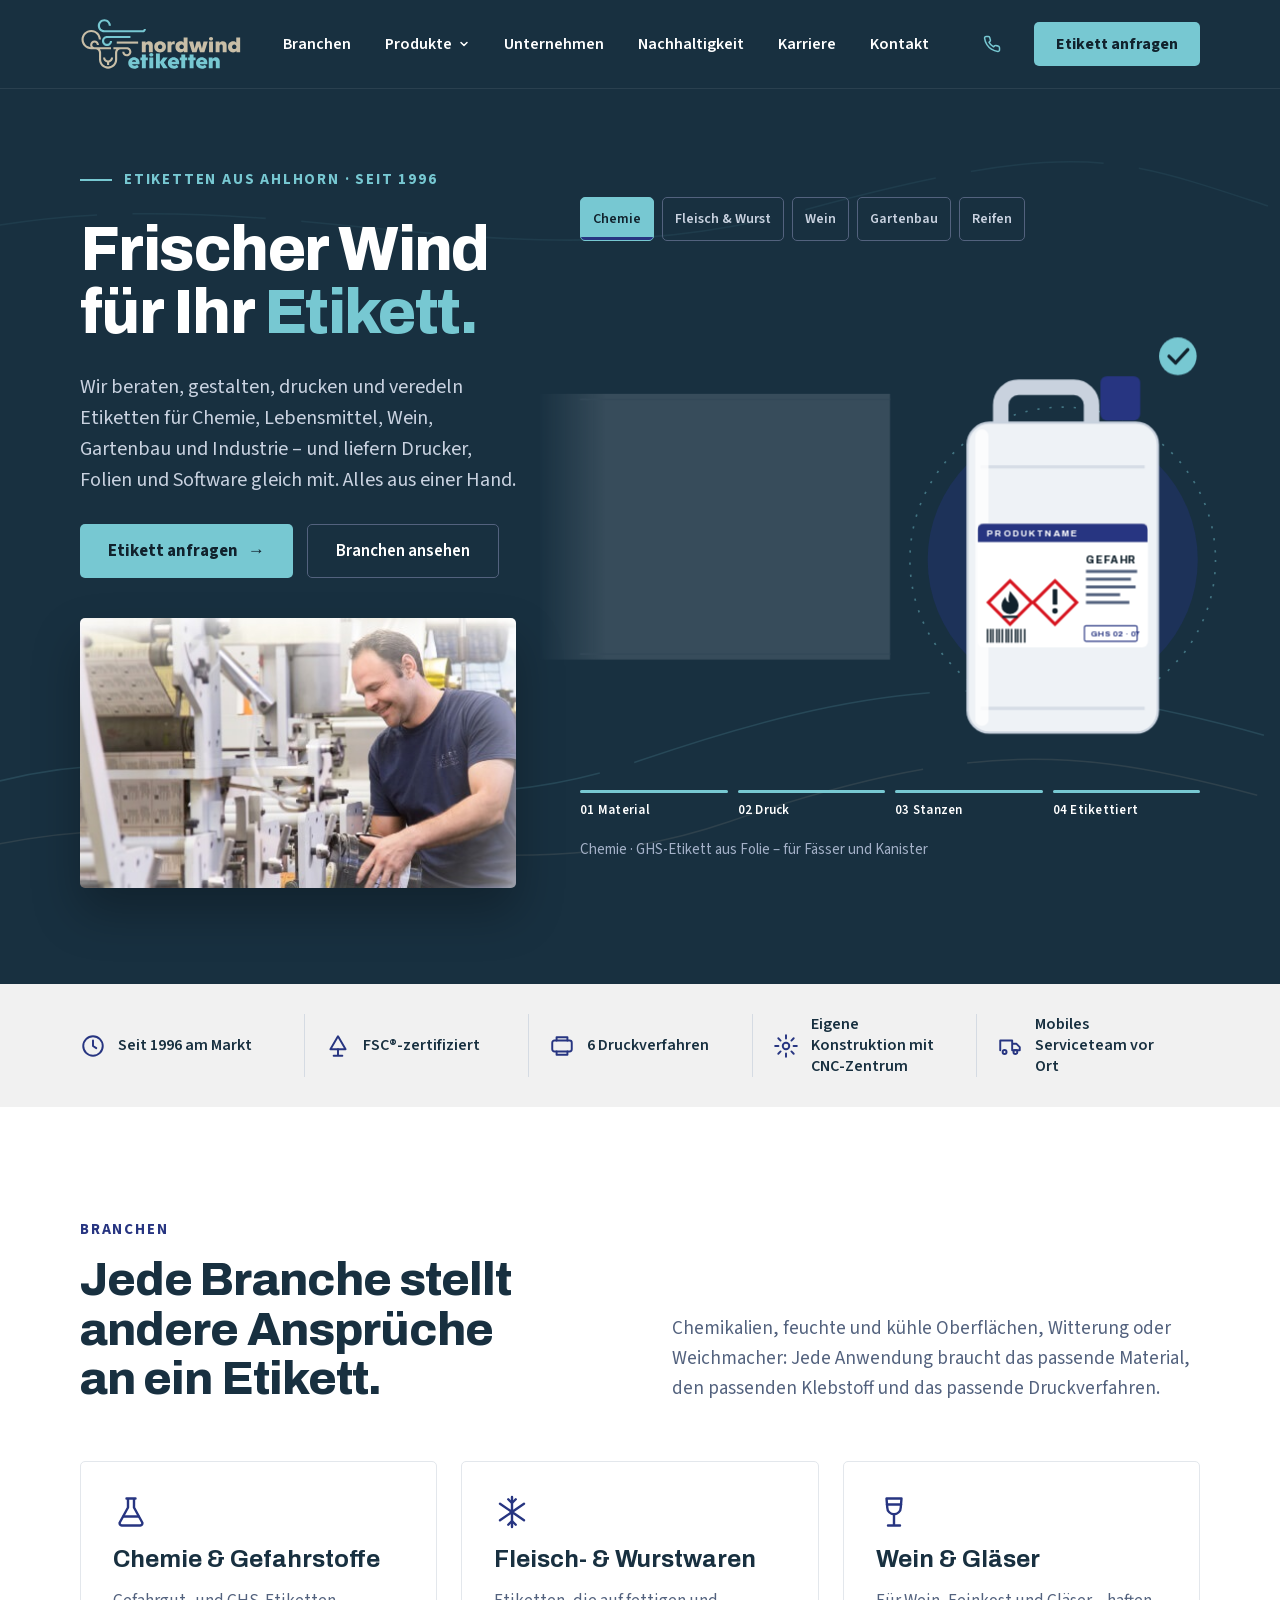
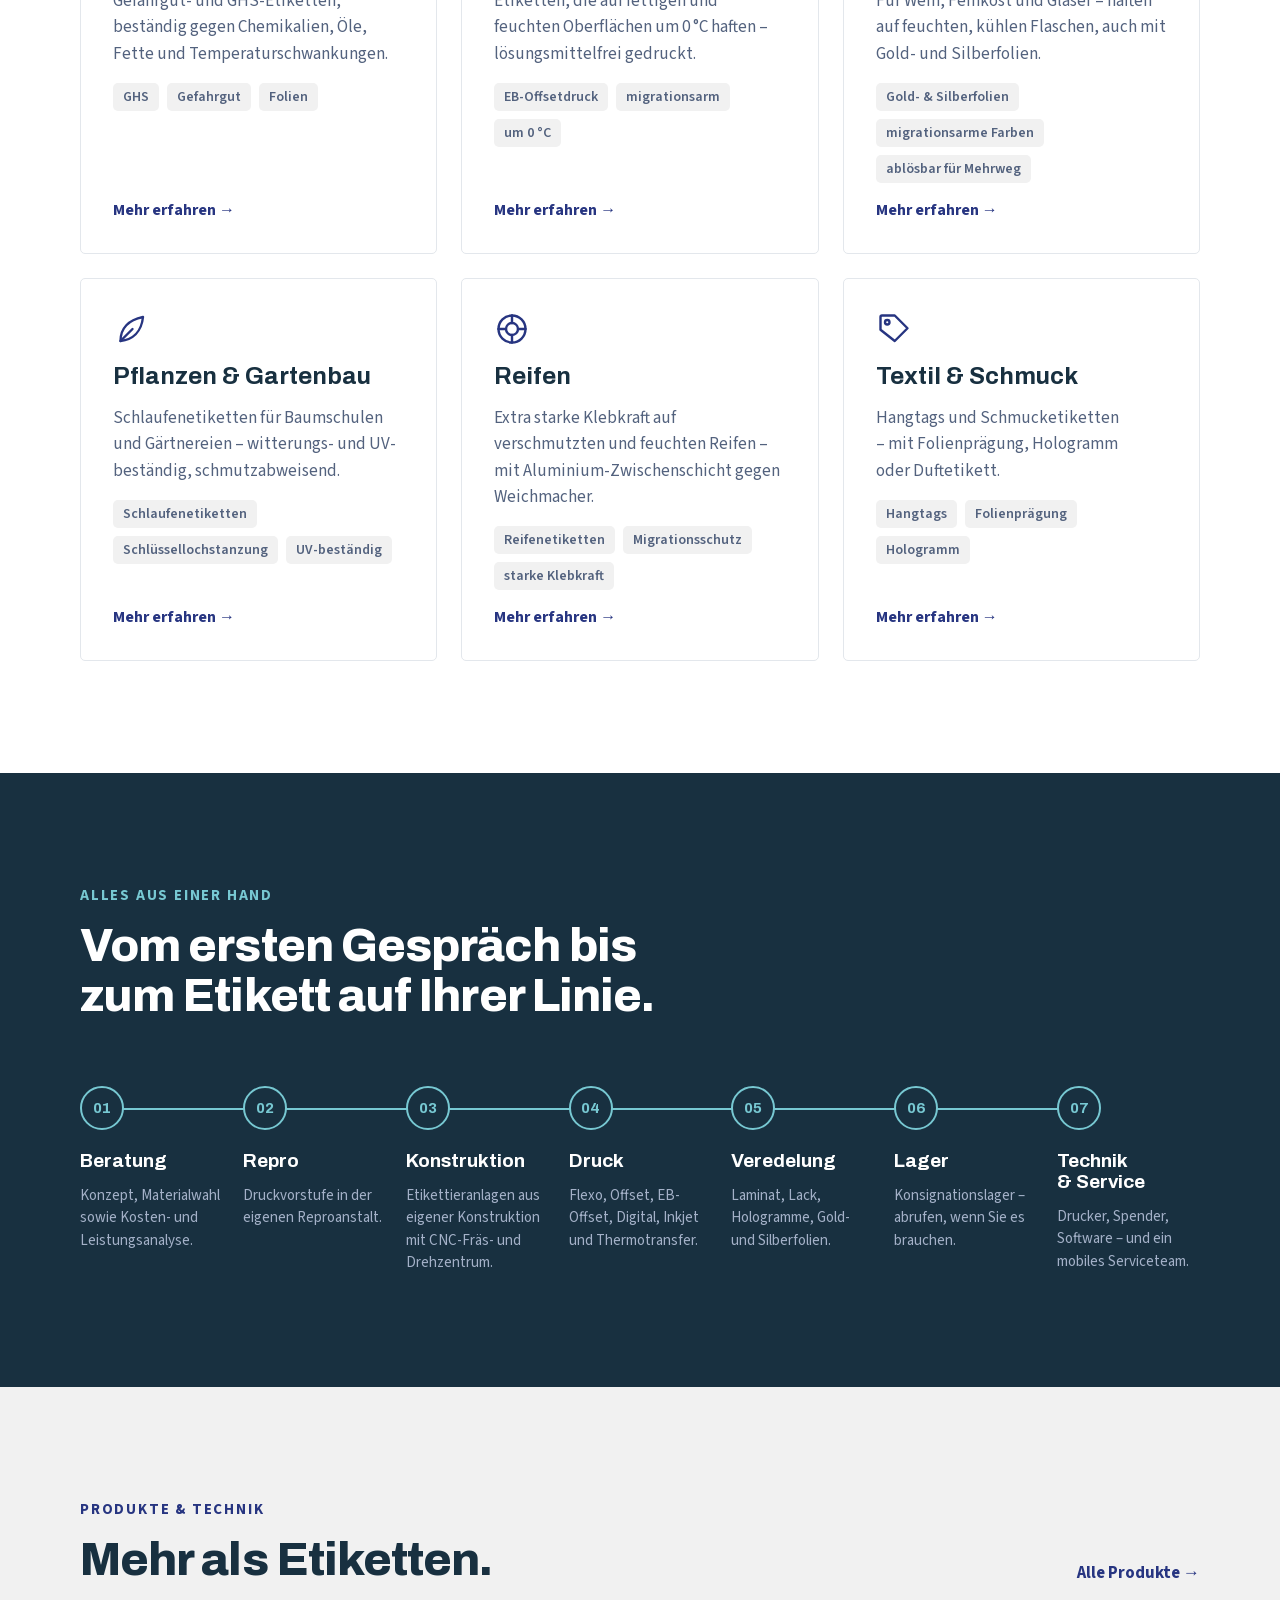
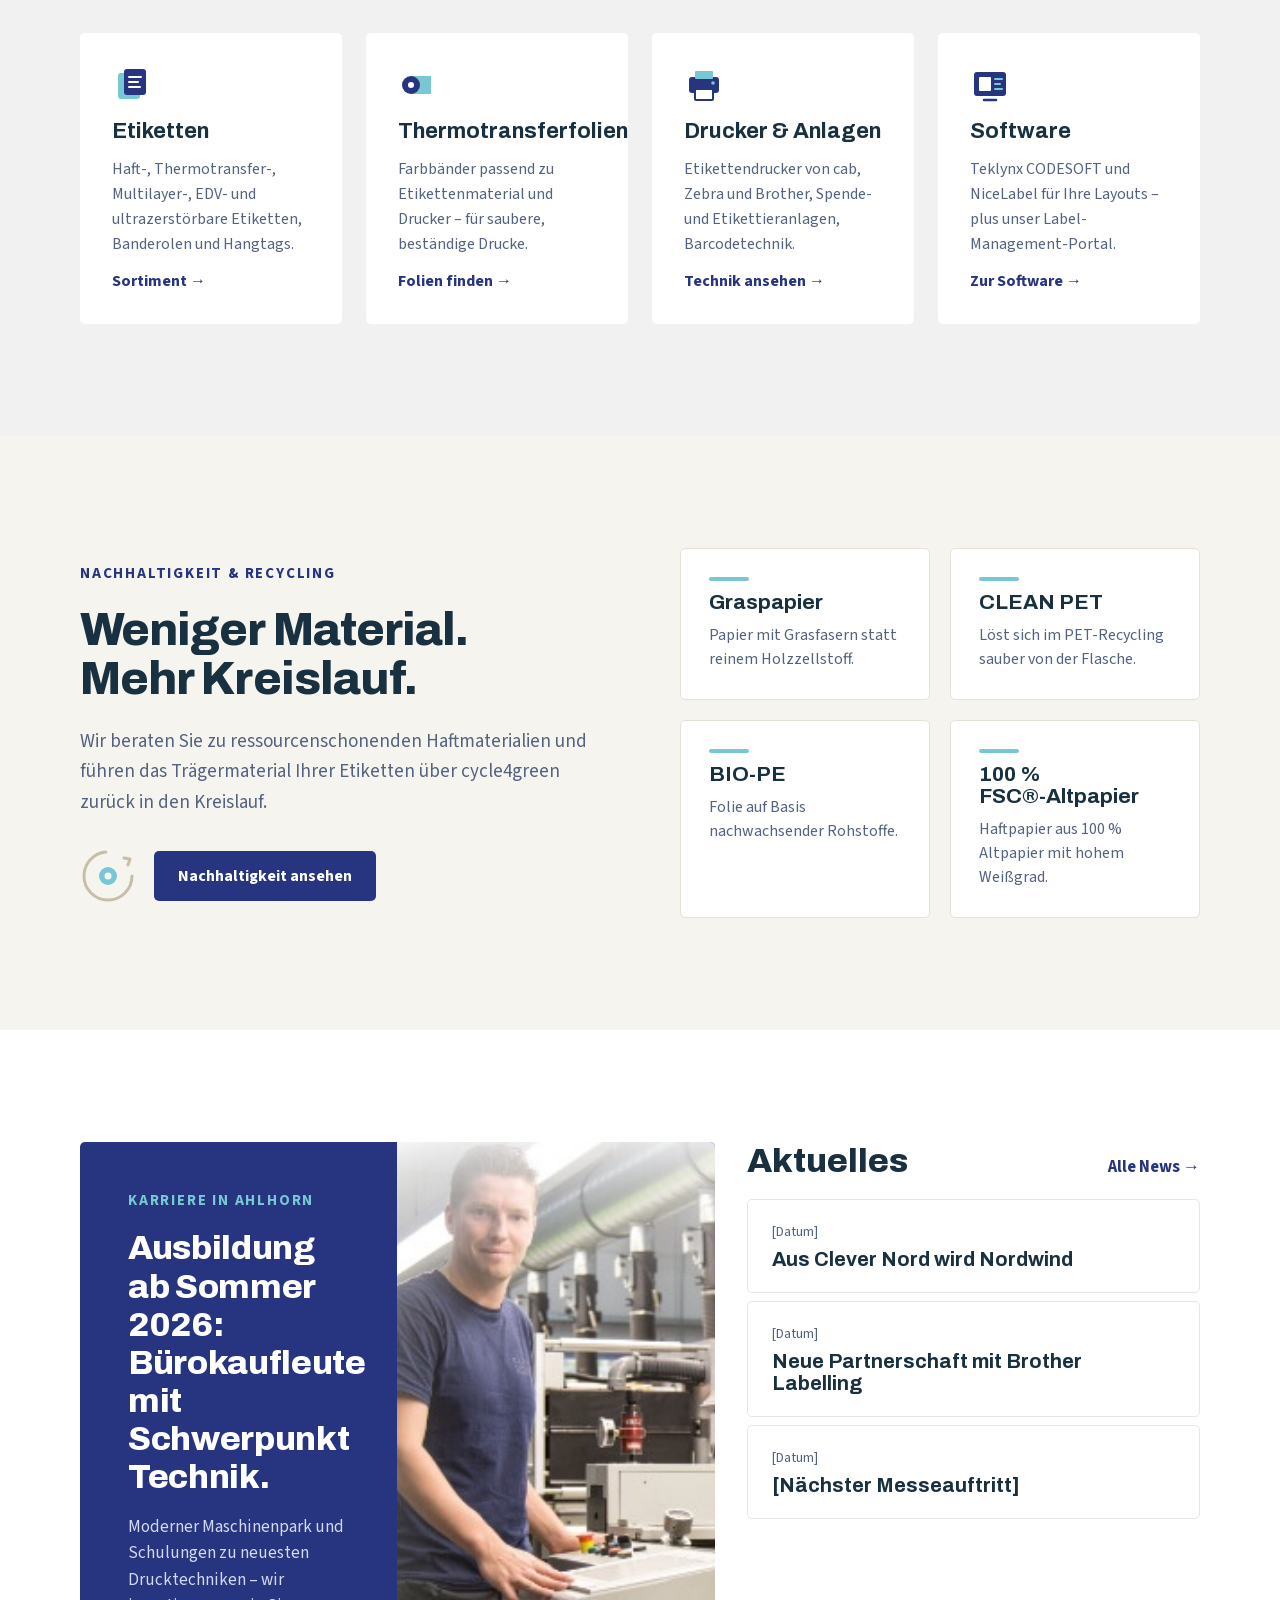
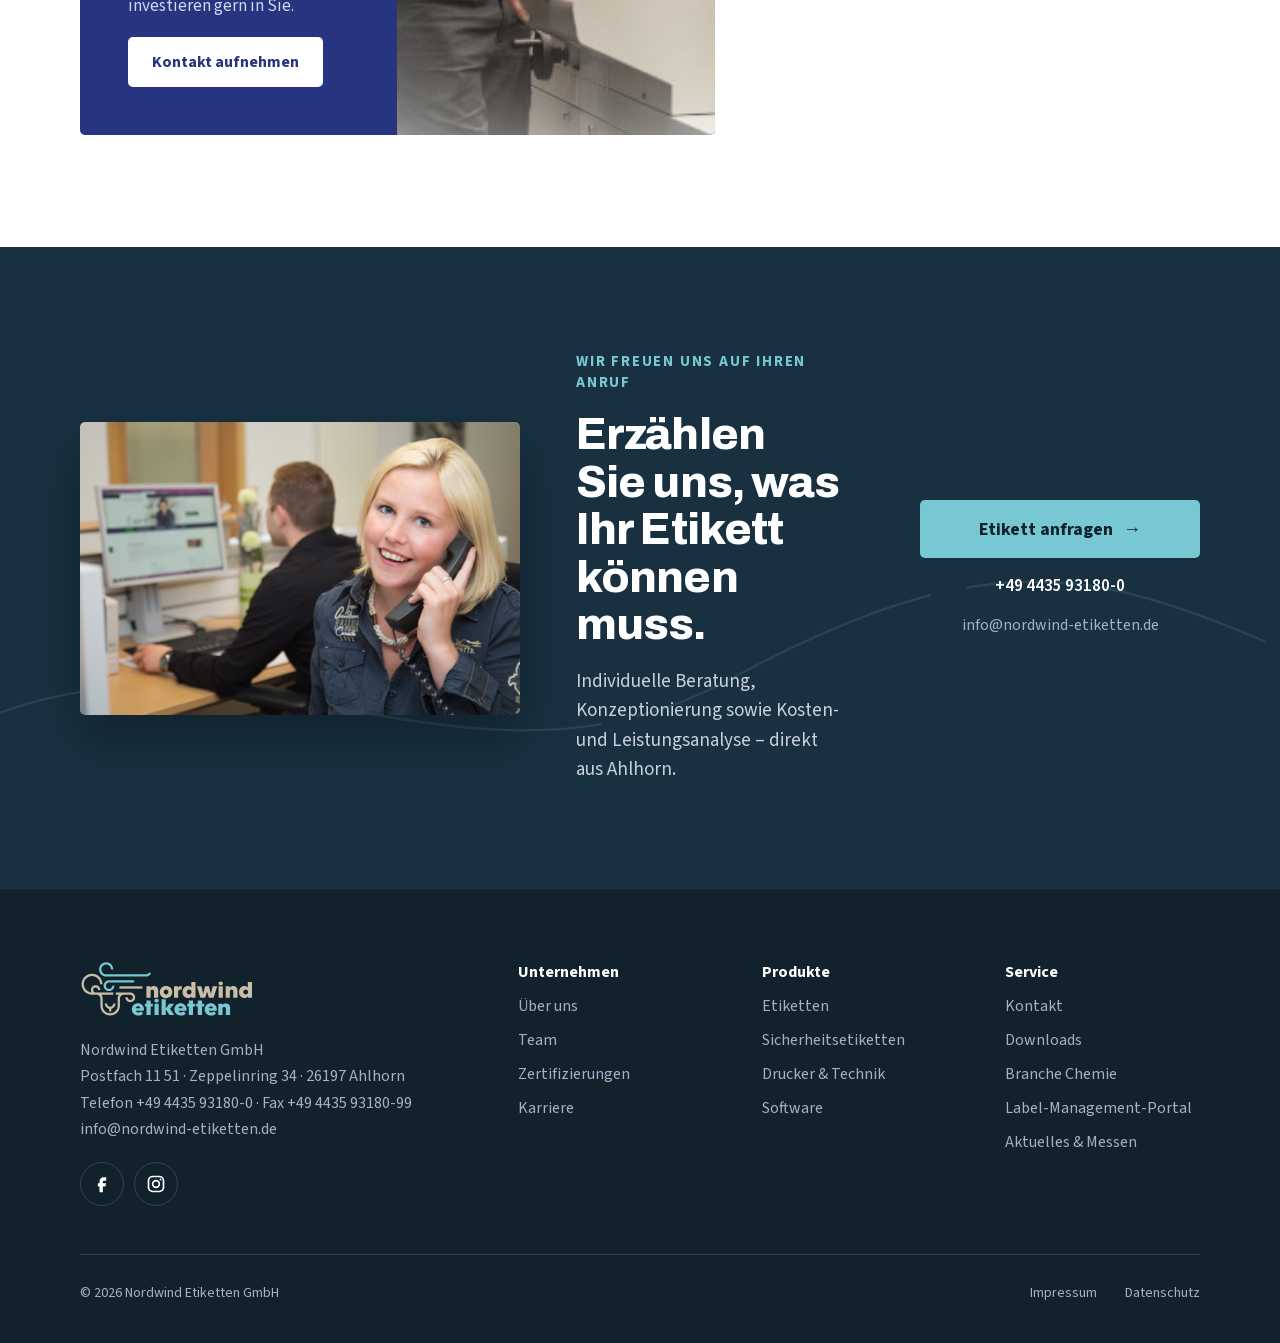
<file: index.html>
<!doctype html>
<html lang="de">
<head>
  <meta charset="utf-8">
  <meta name="viewport" content="width=device-width, initial-scale=1">
  <meta name="robots" content="noindex, nofollow">
  <title>Nordwind Etiketten – Etiketten aus Ahlhorn seit 1996</title>
  <meta name="description" content="Nordwind Etiketten berät, gestaltet, druckt und veredelt Etiketten für Chemie, Lebensmittel, Wein, Gartenbau und Industrie – plus Drucker, Folien und Software. Alles aus einer Hand.">
  <link rel="icon" href="img/logo-nordwind.svg">
  <link rel="stylesheet" href="styles.css">
</head>
<body>

<header class="site-header">
  <div class="wrap">
    <a class="logo" href="#top" aria-label="Nordwind Etiketten – Startseite"><img src="img/logo-nordwind.svg" alt="Nordwind Etiketten"></a>
    <nav class="nav" aria-label="Hauptnavigation">
      <a href="#branchen">Branchen</a>
      <div class="nav-item has-mega">
        <a class="nav-trigger" href="etiketten.html" aria-expanded="false">Produkte<svg width="12" height="12" viewBox="0 0 24 24" fill="none" stroke="currentColor" stroke-width="3" stroke-linecap="round" stroke-linejoin="round" aria-hidden="true"><path d="M6 9l6 6 6-6"/></svg></a>
        <div class="mega">
          <div class="mega-col"><strong>Etiketten</strong><a href="etiketten.html#uebersicht">Etikettenarten &amp; Anwendungen</a><a href="sicherheitsetiketten.html">Sicherheitsetiketten</a><a href="etiketten.html#materialien">Materialien &amp; Klebstoffe</a><a href="etiketten.html#druck">Druck, Farben &amp; Veredelung</a><a href="etiketten.html#aufmachung">Aufmachung, Lager &amp; Repro</a></div>
          <div class="mega-col"><strong>Drucker &amp; Technik</strong><a href="technik.html#drucker">Etikettendrucker im Vergleich</a><a href="technik.html#etikettierung">Etikettier- &amp; Spendeanlagen</a><a href="technik.html#barcodetechnik">Barcodetechnik</a><a href="technik.html#folien">Thermotransferfolien</a></div>
          <div class="mega-col"><strong>Software &amp; Service</strong><a href="technik.html#software">Software</a><a href="downloads.html">Downloads</a><a href="http://www.label-management.de/" rel="noopener">Label-Management-Portal</a></div>
        </div>
      </div>
      <a href="ueber-uns.html">Unternehmen</a>
      <a href="nachhaltigkeit.html">Nachhaltigkeit</a>
      <a href="#karriere">Karriere</a>
      <a href="team-kontakt.html">Kontakt</a>
    </nav>
    <div class="header-actions">
      <a class="phone" href="tel:+4944359318000" aria-label="Anrufen: +49 4435 93180-0">
        <svg width="18" height="18" viewBox="0 0 24 24" fill="none" stroke="#77C8D2" stroke-width="2" stroke-linecap="round" stroke-linejoin="round" aria-hidden="true"><path d="M22 16.9v3a2 2 0 0 1-2.2 2 19.8 19.8 0 0 1-8.6-3.1 19.5 19.5 0 0 1-6-6A19.8 19.8 0 0 1 2.1 4.2 2 2 0 0 1 4.1 2h3a2 2 0 0 1 2 1.7c.1.9.4 1.8.7 2.7a2 2 0 0 1-.5 2.1L8 9.8a16 16 0 0 0 6 6l1.3-1.3a2 2 0 0 1 2.1-.4c.9.3 1.8.6 2.7.7a2 2 0 0 1 1.7 2z"/></svg>
        <span class="phone-text">+49 4435 93180-0</span>
      </a>
      <a class="btn btn--teal header-cta" href="#kontakt">Etikett anfragen</a>
      <button class="burger" type="button" aria-label="Menü öffnen" aria-expanded="false" aria-controls="mobile-nav">
        <svg width="24" height="24" viewBox="0 0 24 24" fill="none" stroke="#ffffff" stroke-width="2" stroke-linecap="round" aria-hidden="true"><path d="M4 7h16M4 12h16M4 17h10"/></svg>
      </button>
    </div>
  </div>
  <nav id="mobile-nav" class="mobile-nav" aria-label="Mobile Navigation" hidden>
    <div class="wrap">
      <a href="#branchen">Branchen</a>
      <details class="mnav-group">
        <summary>Produkte</summary>
        <div class="mnav-sub"><a href="etiketten.html">Etiketten-Übersicht</a><a href="sicherheitsetiketten.html">Sicherheitsetiketten</a><a href="technik.html">Drucker &amp; Technik</a><a href="technik.html#software">Software</a><a href="downloads.html">Downloads</a></div>
      </details>
      <a href="ueber-uns.html">Unternehmen</a>
      <a href="nachhaltigkeit.html">Nachhaltigkeit</a>
      <a href="#karriere">Karriere</a>
      <a href="team-kontakt.html">Kontakt</a>
      <a class="btn btn--teal" href="#kontakt">Etikett anfragen</a>
      <div class="social">
        <a href="https://www.facebook.com/nordwindetiketten/" target="_blank" rel="noopener" aria-label="Nordwind Etiketten auf Facebook"><svg width="20" height="20" viewBox="0 0 24 24" fill="currentColor" aria-hidden="true"><path d="M14 8h3V4h-3c-2.8 0-5 2.2-5 5v2H7v4h2v7h4v-7h3l1-4h-4V9c0-.6.4-1 1-1z"/></svg></a>
        <a href="https://www.instagram.com/nordwindetiketten/" target="_blank" rel="noopener" aria-label="Nordwind Etiketten auf Instagram"><svg width="20" height="20" viewBox="0 0 24 24" fill="none" stroke="currentColor" stroke-width="2" aria-hidden="true"><rect x="3" y="3" width="18" height="18" rx="5"/><circle cx="12" cy="12" r="4"/><circle cx="17.5" cy="6.5" r="1.2" fill="currentColor" stroke="none"/></svg></a>
      </div>
    </div>
  </nav>
</header>

<main id="top">

  <!-- Hero -->
  <section class="hero">
    <svg class="wind" viewBox="0 0 1440 880" preserveAspectRatio="none" aria-hidden="true">
      <path class="nw-wind" d="M-40 690 C 240 610, 420 750, 720 660 S 1180 570, 1480 650" fill="none" stroke="#77C8D2" stroke-opacity=".16" stroke-width="1.5" stroke-dasharray="340 40"/>
      <path class="nw-wind" d="M-40 750 C 260 680, 520 810, 820 720 S 1240 650, 1480 710" fill="none" stroke="#C8BEA7" stroke-opacity=".12" stroke-width="1.5" stroke-dasharray="330 50"/>
      <path class="nw-wind" d="M-40 140 C 300 80, 560 200, 900 120 S 1260 70, 1480 130" fill="none" stroke="#77C8D2" stroke-opacity=".08" stroke-width="1.5" stroke-dasharray="150 40"/>
    </svg>
    <div class="wrap hero-grid">
      <div class="hero-copy">
        <div class="eyebrow eyebrow--light hero-eyebrow">Etiketten aus Ahlhorn · seit 1996</div>
        <h1>Frischer Wind für Ihr <span>Etikett.</span></h1>
        <p class="hero-lead">Wir beraten, gestalten, drucken und veredeln Etiketten für Chemie, Lebensmittel, Wein, Gartenbau und Industrie – und liefern Drucker, Folien und Software gleich mit. Alles aus einer Hand.</p>
        <div class="hero-actions">
          <a class="btn btn--teal" href="#kontakt">Etikett anfragen <span aria-hidden="true">→</span></a>
          <a class="btn btn--ghost" href="#branchen">Branchen ansehen</a>
        </div>
        <figure class="photo-card">
          <img src="img/hero-viktor.jpg" alt="Viktor an der Druckmaschine in Ahlhorn">
        </figure>
      </div>

      <div class="hero-stage">
        <div class="label-stage" data-label-stage>
          <div class="st-tabs" role="tablist" aria-label="Branche wählen"></div>
          <div class="ls-view" aria-hidden="true">
            <svg viewBox="0 0 560 460">
              <defs>
                <linearGradient id="g-liner" x1="0" x2="1" y1="0" y2="0">
                  <stop offset="0" stop-color="#dfe5ec" stop-opacity="0"/>
                  <stop offset=".2" stop-color="#dfe5ec" stop-opacity="1"/>
                  <stop offset="1" stop-color="#dfe5ec" stop-opacity="1"/>
                </linearGradient>
              </defs>
              <circle cx="436" cy="270" r="122" fill="#273581" opacity=".38"/>
              <circle class="a-spin" cx="436" cy="270" r="138" fill="none" stroke="#77C8D2" stroke-opacity=".45" stroke-width="1.5" stroke-dasharray="2 9"/>
              <g class="a-liner">
                <rect x="0" y="120" width="320" height="240" fill="url(#g-liner)"/>
                <path d="M40 125 H320 M40 355 H320" stroke="#c3ccd7" stroke-width="1.5"/>
              </g>
            </svg>

            <!-- Chemie -->
            <svg viewBox="0 0 560 460" data-layer="chem">
              <defs><clipPath id="cp-chem"><path d="M68 160 H272 A8 8 0 0 1 280 168 V312 A8 8 0 0 1 272 320 H68 A8 8 0 0 1 60 312 V168 A8 8 0 0 1 68 160 Z"/></clipPath></defs>
              <g class="a-prod">
                <path d="M380 160 V130 a16 16 0 0 1 16 -16 h50 a16 16 0 0 1 16 16 V160" fill="none" stroke="#c9d2de" stroke-width="14" stroke-linecap="round"/>
                <rect x="470" y="104" width="36" height="40" rx="6" fill="#273581"/>
                <rect x="350" y="146" width="172" height="280" rx="20" fill="#eef2f6" stroke="#c9d2de" stroke-width="2"/>
                <path d="M362 186 H510 M362 404 H510" stroke="#d6dde6" stroke-width="3"/>
                <rect x="357" y="152" width="12" height="268" rx="6" fill="#ffffff" opacity=".8"/>
              </g>
              <path class="a-waste" fill-rule="evenodd" fill="#ffffff" d="M44 132 H296 V348 H44 Z M68 160 H272 A8 8 0 0 1 280 168 V312 A8 8 0 0 1 272 320 H68 A8 8 0 0 1 60 312 V168 A8 8 0 0 1 68 160 Z"/>
              <g class="a-fly fly-chem">
                <rect x="44" y="132" width="252" height="216" fill="none"/>
                <path class="a-face" fill="#ffffff" d="M68 160 H272 A8 8 0 0 1 280 168 V312 A8 8 0 0 1 272 320 H68 A8 8 0 0 1 60 312 V168 A8 8 0 0 1 68 160 Z"/>
                <g clip-path="url(#cp-chem)">
                  <g class="a-p1">
                    <rect x="44" y="132" width="252" height="216" fill="none"/>
                    <path d="M102 234 L130 262 L102 290 L74 262 Z M160 234 L188 262 L160 290 L132 262 Z" fill="#ffffff" stroke="#d7141f" stroke-width="4" stroke-linejoin="miter"/>
                  </g>
                  <g class="a-p2">
                    <rect x="44" y="132" width="252" height="216" fill="none"/>
                    <rect x="60" y="160" width="220" height="24" fill="#273581"/>
                    <rect x="198" y="292" width="68" height="20" rx="2" fill="none" stroke="#273581" stroke-width="1.5"/>
                  </g>
                  <g class="a-p3">
                    <rect x="44" y="132" width="252" height="216" fill="none"/>
                    <text x="72" y="177" fill="#ffffff" font-family="Archivo, Arial, sans-serif" font-size="12" font-weight="700" letter-spacing="1.5">PRODUKTNAME</text>
                    <path d="M102 247 c6 8 11 12 11 19 a11 11 0 0 1 -22 0 c0 -5 3 -8 5 -11 c1 5 3 7 5 7 c-2 -6 0 -10 1 -15 Z" fill="#11222d"/>
                    <rect x="92" y="279" width="20" height="3" fill="#11222d"/>
                    <rect x="157" y="245" width="6" height="20" rx="1" fill="#11222d"/>
                    <circle cx="160" cy="273" r="3.5" fill="#11222d"/>
                    <text x="200" y="212" fill="#11222d" font-family="Archivo, Arial, sans-serif" font-size="13" font-weight="800" letter-spacing="1">GEFAHR</text>
                    <path d="M200 222 h66 M200 232 h58 M200 242 h64 M200 252 h44 M200 262 h56" stroke="#53627e" stroke-width="4"/>
                    <path d="M73 296 v18 M77 296 v18 M80 296 v18 M85 296 v18 M88 296 v18 M92 296 v18 M97 296 v18 M100 296 v18 M104 296 v18 M109 296 v18 M112 296 v18 M116 296 v18 M121 296 v18" stroke="#11222d" stroke-width="2"/>
                    <text x="206" y="306" fill="#273581" font-family="Archivo, Arial, sans-serif" font-size="10" font-weight="700">GHS 02 · 07</text>
                  </g>
                </g>
                <path class="a-cut" pathLength="1" fill="none" stroke="#77C8D2" stroke-width="3" d="M68 160 H272 A8 8 0 0 1 280 168 V312 A8 8 0 0 1 272 320 H68 A8 8 0 0 1 60 312 V168 A8 8 0 0 1 68 160 Z"/>
              </g>
            </svg>

            <!-- Lebensmittel -->
            <svg viewBox="0 0 560 460" data-layer="food" hidden>
              <defs><clipPath id="cp-food"><path d="M64 170 H276 A4 4 0 0 1 280 174 V306 A4 4 0 0 1 276 310 H64 A4 4 0 0 1 60 306 V174 A4 4 0 0 1 64 170 Z"/></clipPath></defs>
              <g class="a-prod">
                <rect x="332" y="150" width="208" height="280" rx="24" fill="#0f1b24" stroke="#53627e" stroke-width="2"/>
                <rect x="350" y="168" width="172" height="244" rx="16" fill="#1c2b36"/>
                <path d="M372 214 C388 180 470 176 496 204 C520 232 512 300 500 346 C488 394 420 404 384 380 C356 360 356 250 372 214 Z" fill="#b9474a"/>
                <path d="M496 204 C520 232 512 300 500 346" fill="none" stroke="#f0d2c4" stroke-width="9" stroke-linecap="round"/>
                <path d="M390 232 C420 246 440 226 472 240 M384 300 C414 318 446 292 486 312 M396 356 C420 362 440 350 460 360" fill="none" stroke="#e6ada4" stroke-width="4" stroke-linecap="round"/>
                <path d="M350 176 L430 176 L352 300 Z" fill="#ffffff" opacity=".07"/>
              </g>
              <path class="a-waste" fill-rule="evenodd" fill="#ffffff" d="M44 132 H296 V348 H44 Z M64 170 H276 A4 4 0 0 1 280 174 V306 A4 4 0 0 1 276 310 H64 A4 4 0 0 1 60 306 V174 A4 4 0 0 1 64 170 Z"/>
              <g class="a-fly fly-food">
                <rect x="44" y="132" width="252" height="216" fill="none"/>
                <path class="a-face" fill="#ffffff" d="M64 170 H276 A4 4 0 0 1 280 174 V306 A4 4 0 0 1 276 310 H64 A4 4 0 0 1 60 306 V174 A4 4 0 0 1 64 170 Z"/>
                <g clip-path="url(#cp-food)">
                  <g class="a-p1"><rect x="44" y="132" width="252" height="216" fill="none"/><rect x="60" y="170" width="220" height="26" fill="#77C8D2"/></g>
                  <g class="a-p2"><rect x="44" y="132" width="252" height="216" fill="none"/><rect x="198" y="244" width="72" height="56" rx="3" fill="#273581"/></g>
                  <g class="a-p3">
                    <rect x="44" y="132" width="252" height="216" fill="none"/>
                    <text x="72" y="188" fill="#11222d" font-family="Archivo, Arial, sans-serif" font-size="11" font-weight="700" letter-spacing="1">LOGO · HINWEIS</text>
                    <text x="72" y="222" fill="#11222d" font-family="Archivo, Arial, sans-serif" font-size="20" font-weight="800">Produktname</text>
                    <text x="72" y="238" fill="#53627e" font-family="Source Sans 3, Arial, sans-serif" font-size="11">Beschreibung · Herkunft</text>
                    <text x="72" y="256" fill="#53627e" font-family="Source Sans 3, Arial, sans-serif" font-size="9">Gewicht</text>
                    <text x="72" y="271" fill="#11222d" font-family="Archivo, Arial, sans-serif" font-size="14" font-weight="700">0,000 kg</text>
                    <text x="72" y="287" fill="#53627e" font-family="Source Sans 3, Arial, sans-serif" font-size="9">zu verbrauchen bis TT.MM.</text>
                    <path d="M73 293 v12 M76 293 v12 M80 293 v12 M83 293 v12 M88 293 v12 M91 293 v12 M95 293 v12 M100 293 v12 M103 293 v12 M107 293 v12 M111 293 v12 M115 293 v12 M119 293 v12 M123 293 v12 M127 293 v12" stroke="#11222d" stroke-width="2"/>
                    <text x="206" y="262" fill="#cfd8ff" font-family="Source Sans 3, Arial, sans-serif" font-size="9">0,00 €/kg</text>
                    <text x="206" y="289" fill="#ffffff" font-family="Archivo, Arial, sans-serif" font-size="19" font-weight="800">0,00 €</text>
                  </g>
                </g>
                <path class="a-cut" pathLength="1" fill="none" stroke="#77C8D2" stroke-width="3" d="M64 170 H276 A4 4 0 0 1 280 174 V306 A4 4 0 0 1 276 310 H64 A4 4 0 0 1 60 306 V174 A4 4 0 0 1 64 170 Z"/>
              </g>
            </svg>

            <!-- Wein -->
            <svg viewBox="0 0 560 460" data-layer="wine" hidden>
              <defs>
                <clipPath id="cp-wine"><path d="M62 196 Q170 146 278 196 V336 H62 Z"/></clipPath>
                <linearGradient id="g-shine" x1="0" x2="1" y1="0" y2="0">
                  <stop offset="0" stop-color="#ffffff" stop-opacity="0"/>
                  <stop offset=".5" stop-color="#fff6dc" stop-opacity=".85"/>
                  <stop offset="1" stop-color="#ffffff" stop-opacity="0"/>
                </linearGradient>
              </defs>
              <g class="a-prod">
                <path d="M421 40 H449 V128 C449 150 500 168 500 214 V420 a16 16 0 0 1 -16 16 H386 a16 16 0 0 1 -16 -16 V214 C370 168 421 150 421 128 Z" fill="#1f3d34" stroke="#3b5c50" stroke-width="1.5"/>
                <rect x="418" y="36" width="34" height="62" rx="4" fill="#C8BEA7"/>
                <rect x="416" y="92" width="38" height="6" fill="#a99d82"/>
                <path d="M383 222 V410 M428 106 V130" stroke="#ffffff" stroke-opacity=".16" stroke-width="7" stroke-linecap="round"/>
              </g>
              <path class="a-waste" fill-rule="evenodd" fill="#f6f1e6" d="M44 132 H296 V348 H44 Z M62 196 Q170 146 278 196 V336 H62 Z"/>
              <g class="a-fly fly-wine">
                <rect x="44" y="132" width="252" height="216" fill="none"/>
                <path class="a-face" fill="#f6f1e6" d="M62 196 Q170 146 278 196 V336 H62 Z"/>
                <g clip-path="url(#cp-wine)">
                  <g class="a-p1"><rect x="44" y="132" width="252" height="216" fill="none"/><path d="M74 204 Q170 160 266 204 V324 H74 Z" fill="none" stroke="#b59f6e" stroke-width="2"/><path d="M120 296 H220" stroke="#b59f6e" stroke-width="1.5"/></g>
                  <g class="a-p2"><rect x="44" y="132" width="252" height="216" fill="none"/><circle cx="170" cy="212" r="12" fill="#273581"/><path d="M164 213 a6 6 0 1 1 6 6 h-10" fill="none" stroke="#f6f1e6" stroke-width="2" stroke-linecap="round"/></g>
                  <g class="a-p3">
                    <rect x="44" y="132" width="252" height="216" fill="none"/>
                    <text x="170" y="260" text-anchor="middle" fill="#11222d" font-family="Archivo, Arial, sans-serif" font-size="25" font-weight="800" letter-spacing="3">WEINGUT</text>
                    <text x="170" y="283" text-anchor="middle" fill="#53627e" font-family="Archivo, Arial, sans-serif" font-size="12" font-weight="600" letter-spacing="5">JAHRGANG</text>
                    <text x="170" y="316" text-anchor="middle" fill="#53627e" font-family="Source Sans 3, Arial, sans-serif" font-size="10">Rebsorte · Geschmack</text>
                  </g>
                  <rect class="a-shimmer" x="0" y="130" width="70" height="230" fill="url(#g-shine)"/>
                </g>
                <path class="a-cut" pathLength="1" fill="none" stroke="#77C8D2" stroke-width="3" d="M62 196 Q170 146 278 196 V336 H62 Z"/>
              </g>
            </svg>

            <!-- Gartenbau -->
            <svg viewBox="0 0 560 460" data-layer="garden" hidden>
              <defs><clipPath id="cp-garden"><path d="M130 140 H210 A10 10 0 0 1 220 150 V330 A10 10 0 0 1 210 340 H130 A10 10 0 0 1 120 330 V150 A10 10 0 0 1 130 140 Z"/></clipPath></defs>
              <g class="a-prod">
                <ellipse cx="436" cy="318" rx="78" ry="8" fill="#3a2a20"/>
                <path d="M436 318 V190 M436 262 L398 222 M436 240 L480 206 M436 205 L414 166" fill="none" stroke="#7a5a3c" stroke-width="7" stroke-linecap="round"/>
                <g fill="#6f9a5e"><circle cx="396" cy="206" r="32"/><circle cx="482" cy="196" r="34"/><circle cx="436" cy="150" r="46"/></g>
                <g fill="#7ea86b"><circle cx="412" cy="170" r="28"/><circle cx="462" cy="160" r="30"/><circle cx="440" cy="118" r="26"/></g>
              </g>
              <path class="a-waste" fill-rule="evenodd" fill="#ffffff" d="M44 132 H296 V348 H44 Z M130 140 H210 A10 10 0 0 1 220 150 V330 A10 10 0 0 1 210 340 H130 A10 10 0 0 1 120 330 V150 A10 10 0 0 1 130 140 Z M179 168 A9 9 0 1 1 161 168 A9 9 0 1 1 179 168 Z"/>
              <g class="a-fly fly-garden">
                <rect x="44" y="132" width="252" height="216" fill="none"/>
                <path class="a-face" fill-rule="evenodd" fill="#ffffff" d="M130 140 H210 A10 10 0 0 1 220 150 V330 A10 10 0 0 1 210 340 H130 A10 10 0 0 1 120 330 V150 A10 10 0 0 1 130 140 Z M179 168 A9 9 0 1 1 161 168 A9 9 0 1 1 179 168 Z"/>
                <g clip-path="url(#cp-garden)">
                  <g class="a-p1"><rect x="44" y="132" width="252" height="216" fill="none"/><rect x="120" y="188" width="100" height="72" fill="#7ea86b"/><path d="M140 260 C144 236 152 222 164 210 M184 260 C186 240 194 226 206 216" fill="none" stroke="#5f8a50" stroke-width="4" stroke-linecap="round"/></g>
                  <g class="a-p2"><rect x="44" y="132" width="252" height="216" fill="none"/><circle cx="140" cy="300" r="6" fill="none" stroke="#273581" stroke-width="2"/><path d="M140 288 v3 M140 309 v3 M128 300 h3 M149 300 h3" stroke="#273581" stroke-width="2" stroke-linecap="round"/><path d="M168 290 C174 298 177 302 177 306 a8 8 0 0 1 -16 0 c0 -4 3 -8 7 -16 Z" fill="#273581"/></g>
                  <g class="a-p3"><rect x="44" y="132" width="252" height="216" fill="none"/><text x="130" y="280" fill="#11222d" font-family="Archivo, Arial, sans-serif" font-size="12" font-weight="800">Pflanzenname</text><path d="M190 292 v24 M193 292 v24 M197 292 v24 M200 292 v24 M205 292 v24 M208 292 v24 M212 292 v24" stroke="#11222d" stroke-width="2"/></g>
                </g>
                <path class="a-cut" pathLength="1" fill="none" stroke="#77C8D2" stroke-width="3" d="M130 140 H210 A10 10 0 0 1 220 150 V330 A10 10 0 0 1 210 340 H130 A10 10 0 0 1 120 330 V150 A10 10 0 0 1 130 140 Z"/>
              </g>
              <g class="a-prod">
                <path d="M400 227 L480 215" stroke="#7a5a3c" stroke-width="5" stroke-linecap="round"/>
                <path d="M356 324 H516 L500 436 H372 Z" fill="#b86a45"/>
                <rect x="350" y="310" width="172" height="22" rx="4" fill="#c97a53"/>
                <path d="M366 346 L378 426" stroke="#ffffff" stroke-opacity=".14" stroke-width="6" stroke-linecap="round"/>
              </g>
            </svg>

            <!-- Reifen & Industrie -->
            <svg viewBox="0 0 560 460" data-layer="tire" hidden>
              <defs>
                <clipPath id="cp-tire"><path d="M122 138 H218 A6 6 0 0 1 224 144 V336 A6 6 0 0 1 218 342 H122 A6 6 0 0 1 116 336 V144 A6 6 0 0 1 122 138 Z"/></clipPath>
                <pattern id="p-tread" width="31" height="22" patternUnits="userSpaceOnUse"><path d="M0 2 L15.5 13 L31 2" fill="none" stroke="#0b1014" stroke-width="3"/></pattern>
              </defs>
              <g class="a-prod">
                <rect x="376" y="96" width="124" height="340" rx="46" fill="#1a2127" stroke="#3a4652" stroke-width="2"/>
                <rect x="384" y="112" width="108" height="308" rx="38" fill="url(#p-tread)"/>
                <path d="M407 118 V414 M438 112 V420 M469 118 V414" stroke="#0b1014" stroke-width="5"/>
                <rect x="378" y="110" width="10" height="312" rx="5" fill="#ffffff" opacity=".07"/>
              </g>
              <path class="a-waste" fill-rule="evenodd" fill="#ffffff" d="M44 132 H296 V348 H44 Z M122 138 H218 A6 6 0 0 1 224 144 V336 A6 6 0 0 1 218 342 H122 A6 6 0 0 1 116 336 V144 A6 6 0 0 1 122 138 Z"/>
              <g class="a-fly fly-tire">
                <rect x="44" y="132" width="252" height="216" fill="none"/>
                <path class="a-face" fill="#ffffff" d="M122 138 H218 A6 6 0 0 1 224 144 V336 A6 6 0 0 1 218 342 H122 A6 6 0 0 1 116 336 V144 A6 6 0 0 1 122 138 Z"/>
                <g clip-path="url(#cp-tire)">
                  <g class="a-p1"><rect x="44" y="132" width="252" height="216" fill="none"/><rect x="128" y="212" width="40" height="9" fill="#77C8D2"/><rect x="128" y="225" width="56" height="9" fill="#77C8D2"/><rect x="128" y="238" width="72" height="9" fill="#77C8D2"/></g>
                  <g class="a-p2"><rect x="44" y="132" width="252" height="216" fill="none"/><rect x="116" y="138" width="108" height="44" fill="#273581"/><rect x="128" y="254" width="84" height="12" rx="2" fill="none" stroke="#273581" stroke-width="1.5"/></g>
                  <g class="a-p3">
                    <rect x="44" y="132" width="252" height="216" fill="none"/>
                    <text x="128" y="160" fill="#ffffff" font-family="Archivo, Arial, sans-serif" font-size="15" font-weight="800">000/00</text>
                    <text x="128" y="174" fill="#cfd8ff" font-family="Archivo, Arial, sans-serif" font-size="10" font-weight="600">R00 · Index</text>
                    <text x="128" y="204" fill="#11222d" font-family="Archivo, Arial, sans-serif" font-size="10" font-weight="700">SAISON</text>
                    <text x="132" y="263" fill="#273581" font-family="Source Sans 3, Arial, sans-serif" font-size="8">DOT · LOT</text>
                    <path d="M129 280 v34 M132 280 v34 M136 280 v34 M139 280 v34 M144 280 v34 M147 280 v34 M151 280 v34 M156 280 v34 M159 280 v34 M163 280 v34 M167 280 v34 M171 280 v34 M175 280 v34 M180 280 v34 M183 280 v34 M187 280 v34 M192 280 v34 M195 280 v34 M199 280 v34 M203 280 v34 M207 280 v34 M211 280 v34" stroke="#11222d" stroke-width="2"/>
                    <text x="128" y="330" fill="#11222d" font-family="Source Sans 3, Arial, sans-serif" font-size="8" letter-spacing=".5">0 000000 000000</text>
                  </g>
                </g>
                <path class="a-cut" pathLength="1" fill="none" stroke="#77C8D2" stroke-width="3" d="M122 138 H218 A6 6 0 0 1 224 144 V336 A6 6 0 0 1 218 342 H122 A6 6 0 0 1 116 336 V144 A6 6 0 0 1 122 138 Z"/>
              </g>
            </svg>

            <svg viewBox="0 0 560 460" class="ls-top">
              <g class="a-headwrap">
                <g class="a-head">
                  <rect x="0" y="112" width="16" height="256" rx="4" fill="#273581"/>
                  <rect x="6" y="118" width="4" height="244" rx="2" fill="#77C8D2"/>
                </g>
              </g>
              <g class="a-done">
                <circle cx="540" cy="86" r="17" fill="#77C8D2"/>
                <path d="M532 86 l6 6 l11 -12" fill="none" stroke="#11222d" stroke-width="3" stroke-linecap="round" stroke-linejoin="round"/>
              </g>
            </svg>
          </div>
          <div class="ls-steps" aria-hidden="true">
            <div class="ls-step"><div class="ls-bar"><span class="a-s1"></span></div><div class="ls-label a-l1">01 Material</div></div>
            <div class="ls-step"><div class="ls-bar"><span class="a-s2"></span></div><div class="ls-label a-l2">02 Druck</div></div>
            <div class="ls-step"><div class="ls-bar"><span class="a-s3"></span></div><div class="ls-label a-l3">03 Stanzen</div></div>
            <div class="ls-step"><div class="ls-bar"><span class="a-s4"></span></div><div class="ls-label a-l4">04 Etikettiert</div></div>
          </div>
          <p class="st-caption ls-caption" aria-live="polite"></p>
        </div>
      </div>
    </div>
  </section>

  <!-- Vertrauensleiste -->
  <section class="trust" aria-label="Warum Nordwind">
    <div class="wrap trust-grid">
      <div class="trust-item"><svg width="26" height="26" viewBox="0 0 24 24" fill="none" stroke="#273581" stroke-width="1.8" stroke-linecap="round" stroke-linejoin="round" aria-hidden="true"><circle cx="12" cy="12" r="9"/><path d="M12 7v5l3 2"/></svg>Seit 1996 am Markt</div>
      <div class="trust-item"><svg width="26" height="26" viewBox="0 0 24 24" fill="none" stroke="#273581" stroke-width="1.8" stroke-linecap="round" stroke-linejoin="round" aria-hidden="true"><path d="M12 3l7 12H5z"/><path d="M12 15v6M8 21h8"/></svg>FSC®-zertifiziert</div>
      <div class="trust-item"><svg width="26" height="26" viewBox="0 0 24 24" fill="none" stroke="#273581" stroke-width="1.8" stroke-linecap="round" stroke-linejoin="round" aria-hidden="true"><rect x="3" y="7" width="18" height="10" rx="2"/><path d="M7 7V4h10v3M7 17v3h10v-3"/></svg>6 Druckverfahren</div>
      <div class="trust-item"><svg width="26" height="26" viewBox="0 0 24 24" fill="none" stroke="#273581" stroke-width="1.8" stroke-linecap="round" stroke-linejoin="round" aria-hidden="true"><circle cx="12" cy="12" r="3"/><path d="M12 2v3M12 19v3M2 12h3M19 12h3M4.9 4.9l2.1 2.1M17 17l2.1 2.1M4.9 19.1L7 17M17 7l2.1-2.1"/></svg>Eigene Konstruktion mit CNC-Zentrum</div>
      <div class="trust-item"><svg width="26" height="26" viewBox="0 0 24 24" fill="none" stroke="#273581" stroke-width="1.8" stroke-linecap="round" stroke-linejoin="round" aria-hidden="true"><path d="M3 16V7h11v9M14 10h4l3 3v3h-7"/><circle cx="7" cy="17.5" r="1.8"/><circle cx="17" cy="17.5" r="1.8"/></svg>Mobiles Serviceteam vor Ort</div>
    </div>
  </section>

  <!-- Branchen -->
  <section class="section branchen" id="branchen">
    <div class="wrap">
      <div class="section-head">
        <div class="stack">
          <div class="eyebrow">Branchen</div>
          <h2 class="h2">Jede Branche stellt andere Ansprüche an ein Etikett.</h2>
        </div>
        <p class="lead">Chemikalien, feuchte und kühle Oberflächen, Witterung oder Weichmacher: Jede Anwendung braucht das passende Material, den passenden Klebstoff und das passende Druckverfahren.</p>
      </div>
      <div class="card-grid">
        <a class="card" href="branche-chemie.html">
          <svg width="36" height="36" viewBox="0 0 24 24" fill="none" stroke="#273581" stroke-width="1.6" stroke-linecap="round" stroke-linejoin="round" aria-hidden="true"><path d="M9 3h6M10 3v6L4.5 19a1.5 1.5 0 0 0 1.3 2h12.4a1.5 1.5 0 0 0 1.3-2L14 9V3"/><path d="M7 15h10"/></svg>
          <h3>Chemie &amp; Gefahrstoffe</h3>
          <p>Gefahrgut- und GHS-Etiketten, beständig gegen Chemikalien, Öle, Fette und Temperaturschwankungen.</p>
          <div class="chips"><span class="chip">GHS</span><span class="chip">Gefahrgut</span><span class="chip">Folien</span></div>
          <span class="more">Mehr erfahren <span class="arrow">→</span></span>
        </a>
        <a class="card" href="#kontakt">
          <svg width="36" height="36" viewBox="0 0 24 24" fill="none" stroke="#273581" stroke-width="1.6" stroke-linecap="round" stroke-linejoin="round" aria-hidden="true"><path d="M12 2v20M4 6.5l16 11M20 6.5l-16 11"/><path d="M9.5 3.5L12 6l2.5-2.5M9.5 20.5L12 18l2.5 2.5"/></svg>
          <h3>Fleisch- &amp; Wurstwaren</h3>
          <p>Etiketten, die auf fettigen und feuchten Oberflächen um 0 °C haften – lösungsmittelfrei gedruckt.</p>
          <div class="chips"><span class="chip">EB-Offsetdruck</span><span class="chip">migrationsarm</span><span class="chip">um 0 °C</span></div>
          <span class="more">Mehr erfahren <span class="arrow">→</span></span>
        </a>
        <a class="card" href="#kontakt">
          <svg width="36" height="36" viewBox="0 0 24 24" fill="none" stroke="#273581" stroke-width="1.6" stroke-linecap="round" stroke-linejoin="round" aria-hidden="true"><path d="M7 3h10l-.5 6a4.5 4.5 0 0 1-9 0z"/><path d="M12 13.5V21M8 21h8M7.3 7h9.4"/></svg>
          <h3>Wein &amp; Gläser</h3>
          <p>Für Wein, Feinkost und Gläser – haften auf feuchten, kühlen Flaschen, auch mit Gold- und Silberfolien.</p>
          <div class="chips"><span class="chip">Gold- &amp; Silberfolien</span><span class="chip">migrationsarme Farben</span><span class="chip">ablösbar für Mehrweg</span></div>
          <span class="more">Mehr erfahren <span class="arrow">→</span></span>
        </a>
        <a class="card" href="#kontakt">
          <svg width="36" height="36" viewBox="0 0 24 24" fill="none" stroke="#273581" stroke-width="1.6" stroke-linecap="round" stroke-linejoin="round" aria-hidden="true"><path d="M5 20c0-8 5-14 15-16-1 10-7 15-15 16z"/><path d="M5 20l8-8"/></svg>
          <h3>Pflanzen &amp; Gartenbau</h3>
          <p>Schlaufenetiketten für Baumschulen und Gärtnereien – witterungs- und UV-beständig, schmutzabweisend.</p>
          <div class="chips"><span class="chip">Schlaufenetiketten</span><span class="chip">Schlüssellochstanzung</span><span class="chip">UV-beständig</span></div>
          <span class="more">Mehr erfahren <span class="arrow">→</span></span>
        </a>
        <a class="card" href="#kontakt">
          <svg width="36" height="36" viewBox="0 0 24 24" fill="none" stroke="#273581" stroke-width="1.6" stroke-linecap="round" stroke-linejoin="round" aria-hidden="true"><circle cx="12" cy="12" r="9"/><circle cx="12" cy="12" r="4"/><path d="M12 3v5M12 16v5M3 12h5M16 12h5"/></svg>
          <h3>Reifen</h3>
          <p>Extra starke Klebkraft auf verschmutzten und feuchten Reifen – mit Aluminium-Zwischenschicht gegen Weichmacher.</p>
          <div class="chips"><span class="chip">Reifenetiketten</span><span class="chip">Migrationsschutz</span><span class="chip">starke Klebkraft</span></div>
          <span class="more">Mehr erfahren <span class="arrow">→</span></span>
        </a>
        <a class="card" href="#kontakt">
          <svg width="36" height="36" viewBox="0 0 24 24" fill="none" stroke="#273581" stroke-width="1.6" stroke-linecap="round" stroke-linejoin="round" aria-hidden="true"><path d="M3 12.5V4a1 1 0 0 1 1-1h8.5L21 11.5 12.5 20z"/><circle cx="7.5" cy="7.5" r="1.5"/></svg>
          <h3>Textil &amp; Schmuck</h3>
          <p>Hangtags und Schmucketiketten – mit Folienprägung, Hologramm oder Duftetikett.</p>
          <div class="chips"><span class="chip">Hangtags</span><span class="chip">Folienprägung</span><span class="chip">Hologramm</span></div>
          <span class="more">Mehr erfahren <span class="arrow">→</span></span>
        </a>
      </div>
    </div>
  </section>

  <!-- Alles aus einer Hand -->
  <section class="section process" id="prozess">
    <div class="wrap">
      <div class="process-head">
        <div class="eyebrow eyebrow--light">Alles aus einer Hand</div>
        <h2 class="h2">Vom ersten Gespräch bis zum Etikett auf Ihrer Linie.</h2>
      </div>
      <div class="timeline">
        <div class="tl-track"></div>
        <div class="tl-fill"></div>
        <div class="tl-dotlane"><span class="tl-dot"></span></div>
        <ol class="steps">
          <li class="step"><div class="step-num">01</div><div class="step-body"><h3>Beratung</h3><p>Konzept, Materialwahl sowie Kosten- und Leistungsanalyse.</p></div></li>
          <li class="step"><div class="step-num">02</div><div class="step-body"><h3>Repro</h3><p>Druckvorstufe in der eigenen Reproanstalt.</p></div></li>
          <li class="step"><div class="step-num">03</div><div class="step-body"><h3>Konstruktion</h3><p>Etikettieranlagen aus eigener Konstruktion mit CNC-Fräs- und Drehzentrum.</p></div></li>
          <li class="step"><div class="step-num">04</div><div class="step-body"><h3>Druck</h3><p>Flexo, Offset, EB-Offset, Digital, Inkjet und Thermotransfer.</p></div></li>
          <li class="step"><div class="step-num">05</div><div class="step-body"><h3>Veredelung</h3><p>Laminat, Lack, Hologramme, Gold- und Silberfolien.</p></div></li>
          <li class="step"><div class="step-num">06</div><div class="step-body"><h3>Lager</h3><p>Konsignationslager – abrufen, wenn Sie es brauchen.</p></div></li>
          <li class="step"><div class="step-num">07</div><div class="step-body"><h3>Technik &amp; Service</h3><p>Drucker, Spender, Software – und ein mobiles Serviceteam.</p></div></li>
        </ol>
      </div>
    </div>
  </section>

  <!-- Produkte & Technik -->
  <section class="section products" id="produkte">
    <div class="wrap">
      <div class="products-head">
        <div class="stack">
          <div class="eyebrow">Produkte &amp; Technik</div>
          <h2 class="h2">Mehr als Etiketten.</h2>
        </div>
        <a class="text-link" href="etiketten.html">Alle Produkte →</a>
      </div>
      <div class="product-grid">
        <a class="card" href="etiketten.html">
          <svg width="40" height="40" viewBox="0 0 40 40" fill="none" aria-hidden="true"><rect x="6" y="8" width="22" height="26" rx="3" fill="#77C8D2"/><rect x="12" y="4" width="22" height="26" rx="3" fill="#273581"/><path d="M17 12h12M17 17h9M17 22h11" stroke="#ffffff" stroke-width="2" stroke-linecap="round"/></svg>
          <h3>Etiketten</h3>
          <p>Haft-, Thermotransfer-, Multilayer-, EDV- und ultrazerstörbare Etiketten, Banderolen und Hangtags.</p>
          <span class="more">Sortiment <span class="arrow">→</span></span>
        </a>
        <a class="card" href="technik.html#folien">
          <svg width="40" height="40" viewBox="0 0 40 40" fill="none" aria-hidden="true"><path d="M13 11h20v18H13" fill="#77C8D2"/><circle cx="13" cy="20" r="9" fill="#273581"/><circle cx="13" cy="20" r="3" fill="#ffffff"/></svg>
          <h3>Thermotransferfolien</h3>
          <p>Farbbänder passend zu Etikettenmaterial und Drucker – für saubere, beständige Drucke.</p>
          <span class="more">Folien finden <span class="arrow">→</span></span>
        </a>
        <a class="card" href="technik.html#drucker">
          <svg width="40" height="40" viewBox="0 0 40 40" fill="none" aria-hidden="true"><rect x="5" y="12" width="30" height="16" rx="3" fill="#273581"/><rect x="11" y="6" width="18" height="8" rx="1" fill="#77C8D2"/><rect x="11" y="24" width="18" height="11" rx="1" fill="#ffffff" stroke="#273581" stroke-width="2"/><circle cx="29" cy="18" r="1.8" fill="#77C8D2"/></svg>
          <h3>Drucker &amp; Anlagen</h3>
          <p>Etikettendrucker von cab, Zebra und Brother, Spende- und Etikettieranlagen, Barcodetechnik.</p>
          <span class="more">Technik ansehen <span class="arrow">→</span></span>
        </a>
        <a class="card" href="technik.html#software">
          <svg width="40" height="40" viewBox="0 0 40 40" fill="none" aria-hidden="true"><rect x="4" y="7" width="32" height="24" rx="3" fill="#273581"/><rect x="9" y="12" width="12" height="14" rx="1" fill="#ffffff"/><path d="M25 14h7M25 19h5M25 24h7" stroke="#77C8D2" stroke-width="2" stroke-linecap="round"/><path d="M14 35h12" stroke="#273581" stroke-width="2.5" stroke-linecap="round"/></svg>
          <h3>Software</h3>
          <p>Teklynx CODESOFT und NiceLabel für Ihre Layouts – plus unser Label-Management-Portal.</p>
          <span class="more">Zur Software <span class="arrow">→</span></span>
        </a>
      </div>
    </div>
  </section>

  <!-- Nachhaltigkeit -->
  <section class="section sustain" id="nachhaltigkeit">
    <div class="wrap sustain-grid">
      <div class="sustain-copy">
        <div class="eyebrow">Nachhaltigkeit &amp; Recycling</div>
        <h2 class="h2">Weniger Material. Mehr Kreislauf.</h2>
        <p class="lead">Wir beraten Sie zu ressourcenschonenden Haftmaterialien und führen das Trägermaterial Ihrer Etiketten über cycle4green zurück in den Kreislauf.</p>
        <div class="sustain-cta">
          <svg class="nw-roll" width="56" height="56" viewBox="0 0 56 56" fill="none" aria-hidden="true"><circle cx="28" cy="28" r="24" stroke="#C8BEA7" stroke-width="3" stroke-dasharray="110 40" stroke-linecap="round"/><path d="M44 10l6 1-2 6" stroke="#C8BEA7" stroke-width="3" stroke-linecap="round" stroke-linejoin="round"/><circle cx="28" cy="28" r="9" fill="#77C8D2"/><circle cx="28" cy="28" r="3.5" fill="#f6f4ef"/></svg>
          <a class="btn btn--royal" href="nachhaltigkeit.html">Nachhaltigkeit ansehen</a>
        </div>
      </div>
      <div class="material-grid">
        <div class="material"><h3>Graspapier</h3><p>Papier mit Grasfasern statt reinem Holzzellstoff.</p></div>
        <div class="material"><h3>CLEAN PET</h3><p>Löst sich im PET-Recycling sauber von der Flasche.</p></div>
        <div class="material"><h3>BIO-PE</h3><p>Folie auf Basis nachwachsender Rohstoffe.</p></div>
        <div class="material"><h3>100 % FSC®-Altpapier</h3><p>Haftpapier aus 100 % Altpapier mit hohem Weißgrad.</p></div>
      </div>
    </div>
  </section>

  <!-- Karriere & Aktuelles -->
  <section class="section" id="karriere">
    <div class="wrap people-grid">
      <div class="career">
        <div class="career-copy">
          <div class="eyebrow eyebrow--light">Karriere in Ahlhorn</div>
          <h2>Ausbildung ab Sommer 2026: Bürokaufleute mit Schwerpunkt Technik.</h2>
          <p>Moderner Maschinenpark und Schulungen zu neuesten Drucktechniken – wir investieren gern in Sie.</p>
          <a class="btn btn--white" href="team-kontakt.html">Kontakt aufnehmen</a>
        </div>
        <img src="img/druck-arke.jpg" alt="Arke an der Etikettendruckmaschine" loading="lazy">
      </div>
      <div class="news" id="aktuelles">
        <div class="news-head">
          <h2>Aktuelles</h2>
          <a class="text-link" href="#aktuelles">Alle News →</a>
        </div>
        <a class="news-item" href="#aktuelles"><span class="date">[Datum]</span><strong>Aus Clever Nord wird Nordwind</strong></a>
        <a class="news-item" href="#aktuelles"><span class="date">[Datum]</span><strong>Neue Partnerschaft mit Brother Labelling</strong></a>
        <a class="news-item" href="#aktuelles"><span class="date">[Datum]</span><strong>[Nächster Messeauftritt]</strong></a>
      </div>
    </div>
  </section>

  <!-- Kontakt -->
  <section class="contact" id="kontakt">
    <svg class="wind" viewBox="0 0 1440 400" preserveAspectRatio="none" aria-hidden="true">
      <path class="nw-wind" d="M-40 300 C 260 220, 520 360, 820 270 S 1240 200, 1480 260" fill="none" stroke="#77C8D2" stroke-opacity=".14" stroke-width="1.5" stroke-dasharray="340 40"/>
    </svg>
    <div class="wrap contact-grid">
      <img class="contact-photo" src="img/service-telefon.jpg" alt="Kundenservice von Nordwind Etiketten am Telefon" loading="lazy">
      <div class="contact-copy">
        <div class="eyebrow eyebrow--light">Wir freuen uns auf Ihren Anruf</div>
        <h2>Erzählen Sie uns, was Ihr Etikett können muss.</h2>
        <p>Individuelle Beratung, Konzeptionierung sowie Kosten- und Leistungsanalyse – direkt aus Ahlhorn.</p>
      </div>
      <div class="contact-actions">
        <a class="btn btn--teal" href="mailto:info@nordwind-etiketten.de?subject=Etikett%20anfragen">Etikett anfragen <span aria-hidden="true">→</span></a>
        <a class="plain" href="tel:+4944359318000">+49 4435 93180-0</a>
        <a class="mail" href="mailto:info@nordwind-etiketten.de">info@nordwind-etiketten.de</a>
      </div>
    </div>
  </section>
</main>

<footer class="site-footer">
  <div class="wrap">
    <div class="footer-grid">
      <div class="footer-brand">
        <img src="img/logo-nordwind.svg" alt="Nordwind Etiketten">
        <p>Nordwind Etiketten GmbH<br>Postfach 11 51 · Zeppelinring 34 · 26197 Ahlhorn<br>Telefon +49 4435 93180-0 · Fax +49 4435 93180-99<br>info@nordwind-etiketten.de</p>
        <div class="social">
          <a href="https://www.facebook.com/nordwindetiketten/" target="_blank" rel="noopener" aria-label="Nordwind Etiketten auf Facebook"><svg width="20" height="20" viewBox="0 0 24 24" fill="currentColor" aria-hidden="true"><path d="M14 8h3V4h-3c-2.8 0-5 2.2-5 5v2H7v4h2v7h4v-7h3l1-4h-4V9c0-.6.4-1 1-1z"/></svg></a>
          <a href="https://www.instagram.com/nordwindetiketten/" target="_blank" rel="noopener" aria-label="Nordwind Etiketten auf Instagram"><svg width="20" height="20" viewBox="0 0 24 24" fill="none" stroke="currentColor" stroke-width="2" aria-hidden="true"><rect x="3" y="3" width="18" height="18" rx="5"/><circle cx="12" cy="12" r="4"/><circle cx="17.5" cy="6.5" r="1.2" fill="currentColor" stroke="none"/></svg></a>
        </div>
      </div>
      <div class="footer-col">
        <strong>Unternehmen</strong>
        <a href="ueber-uns.html">Über uns</a>
        <a href="team-kontakt.html#team">Team</a>
        <a href="ueber-uns.html#zertifikate">Zertifizierungen</a>
        <a href="#karriere">Karriere</a>
      </div>
      <div class="footer-col">
        <strong>Produkte</strong>
        <a href="etiketten.html">Etiketten</a>
        <a href="sicherheitsetiketten.html">Sicherheitsetiketten</a>
        <a href="technik.html">Drucker &amp; Technik</a>
        <a href="technik.html#software">Software</a>
      </div>
      <div class="footer-col">
        <strong>Service</strong>
        <a href="team-kontakt.html">Kontakt</a>
        <a href="downloads.html">Downloads</a>
        <a href="branche-chemie.html">Branche Chemie</a>
        <a href="http://www.label-management.de/" rel="noopener">Label-Management-Portal</a>
        <a href="#aktuelles">Aktuelles &amp; Messen</a>
      </div>
    </div>
    <div class="footer-bottom">
      <span>© <span data-year>2026</span> Nordwind Etiketten GmbH</span>
      <nav aria-label="Rechtliches">
        <a href="impressum.html">Impressum</a>
        <a href="datenschutz.html">Datenschutz</a>
      </nav>
    </div>
  </div>
</footer>

<div class="mobile-cta">
  <a href="tel:+4944359318000"><svg width="18" height="18" viewBox="0 0 24 24" fill="none" stroke="currentColor" stroke-width="2" stroke-linecap="round" stroke-linejoin="round" aria-hidden="true"><path d="M22 16.9v3a2 2 0 0 1-2.2 2 19.8 19.8 0 0 1-8.6-3.1 19.5 19.5 0 0 1-6-6A19.8 19.8 0 0 1 2.1 4.2 2 2 0 0 1 4.1 2h3a2 2 0 0 1 2 1.7c.1.9.4 1.8.7 2.7a2 2 0 0 1-.5 2.1L8 9.8a16 16 0 0 0 6 6l1.3-1.3a2 2 0 0 1 2.1-.4c.9.3 1.8.6 2.7.7a2 2 0 0 1 1.7 2z"/></svg>Anrufen</a>
  <a class="is-primary" href="team-kontakt.html#nachricht">Etikett anfragen</a>
</div>

<script src="main.js"></script>
</body>
</html>
</file>
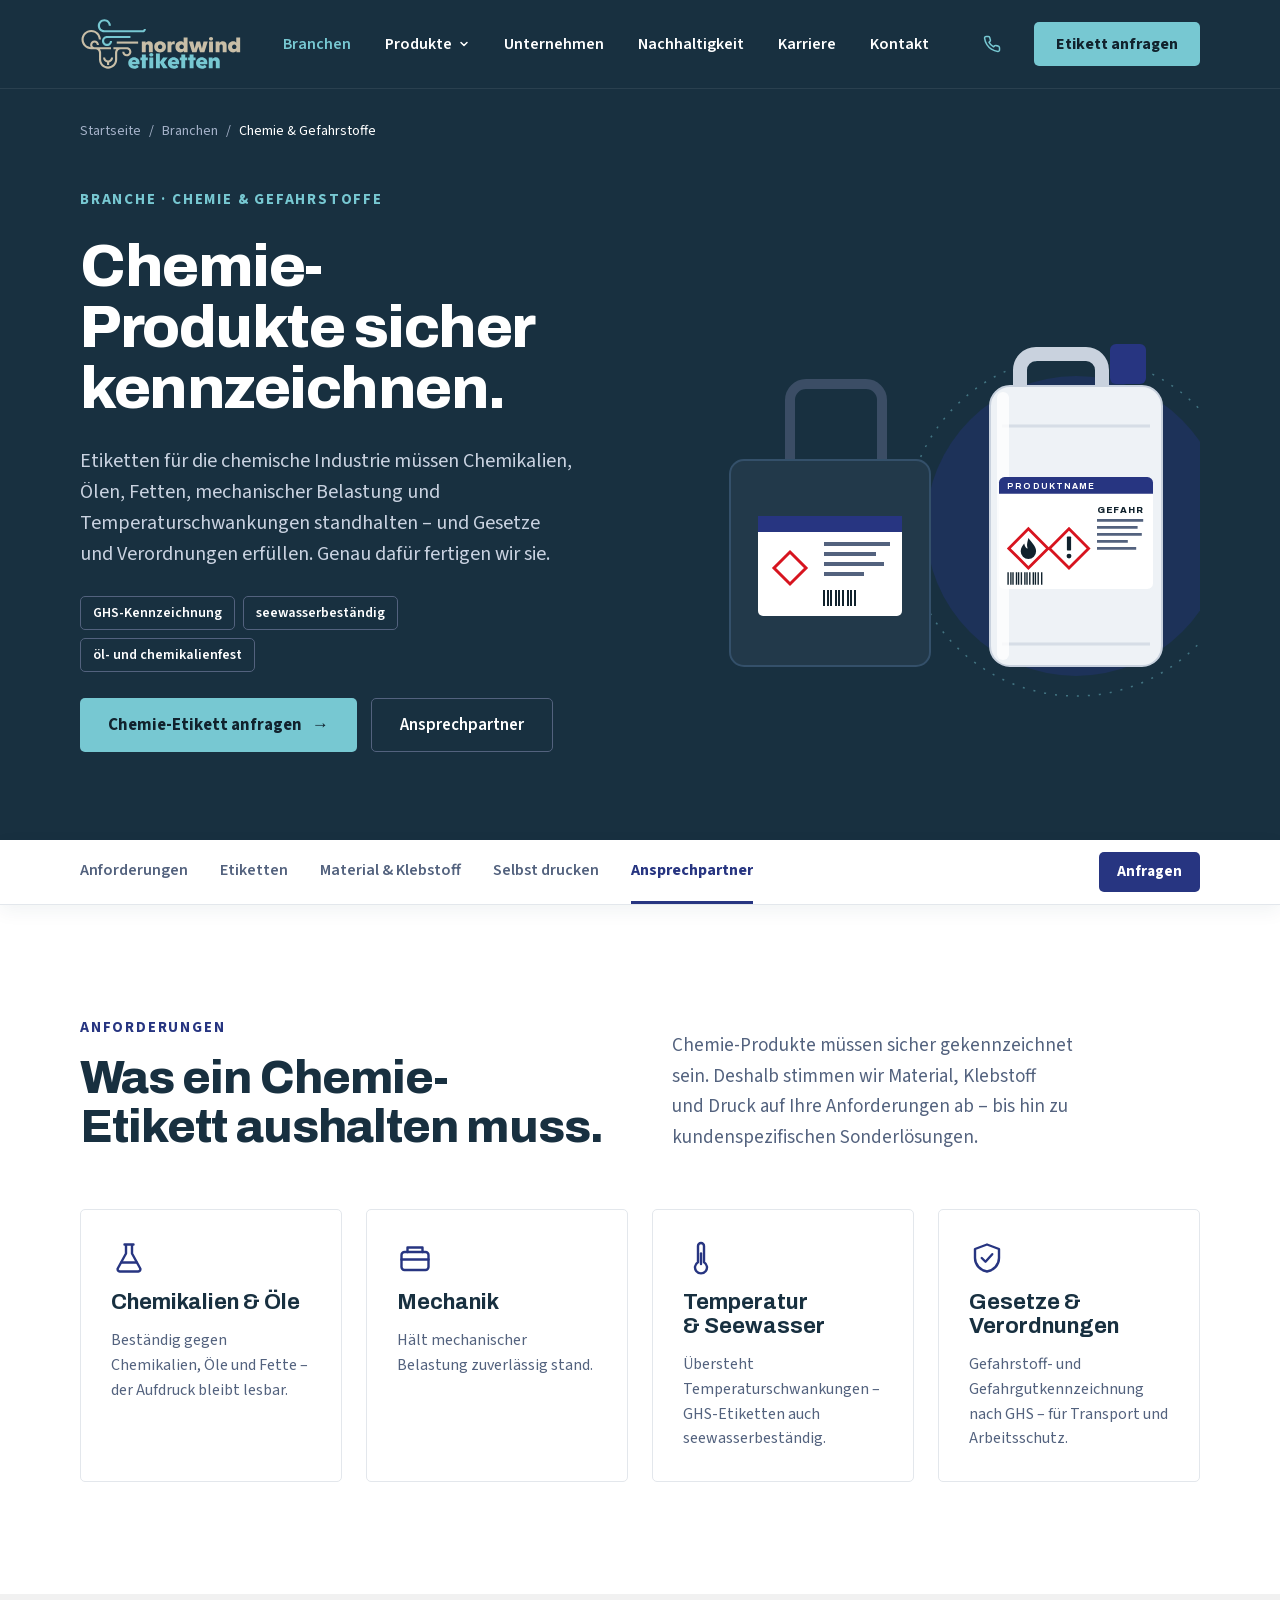
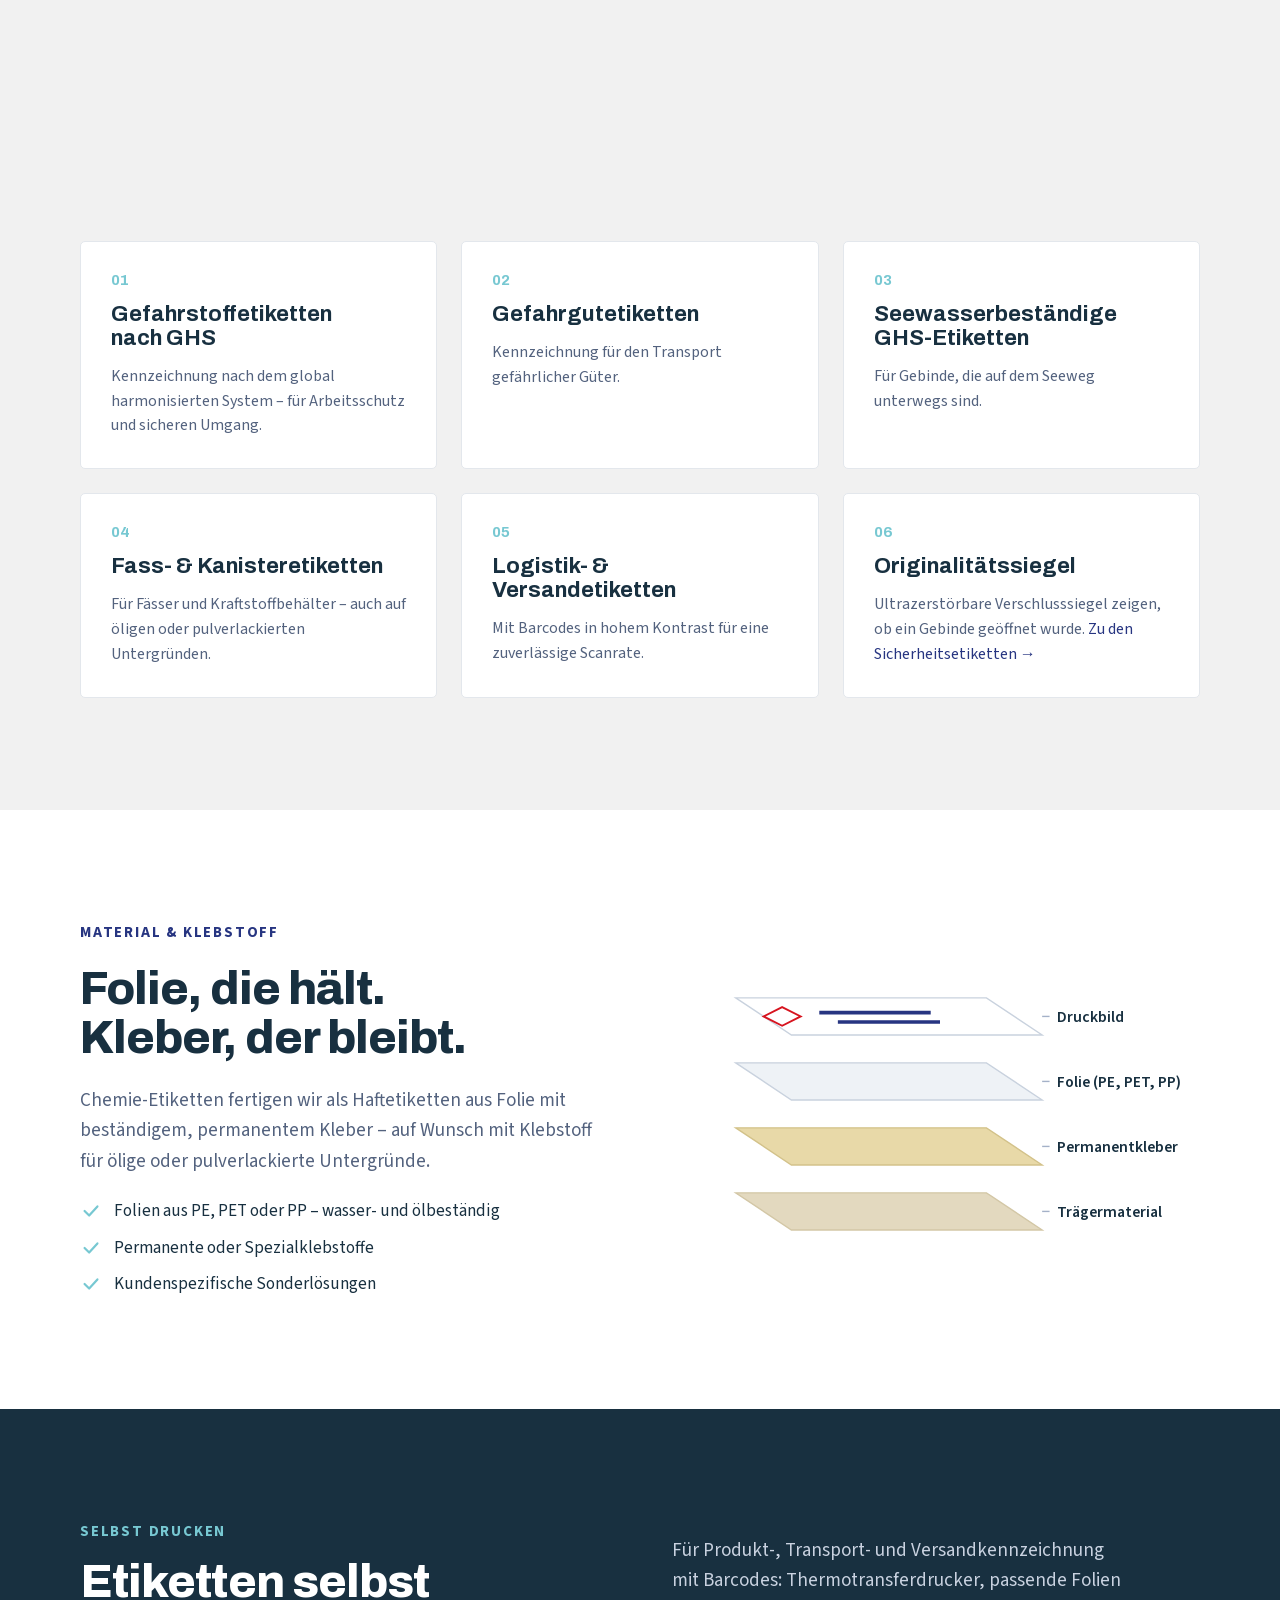
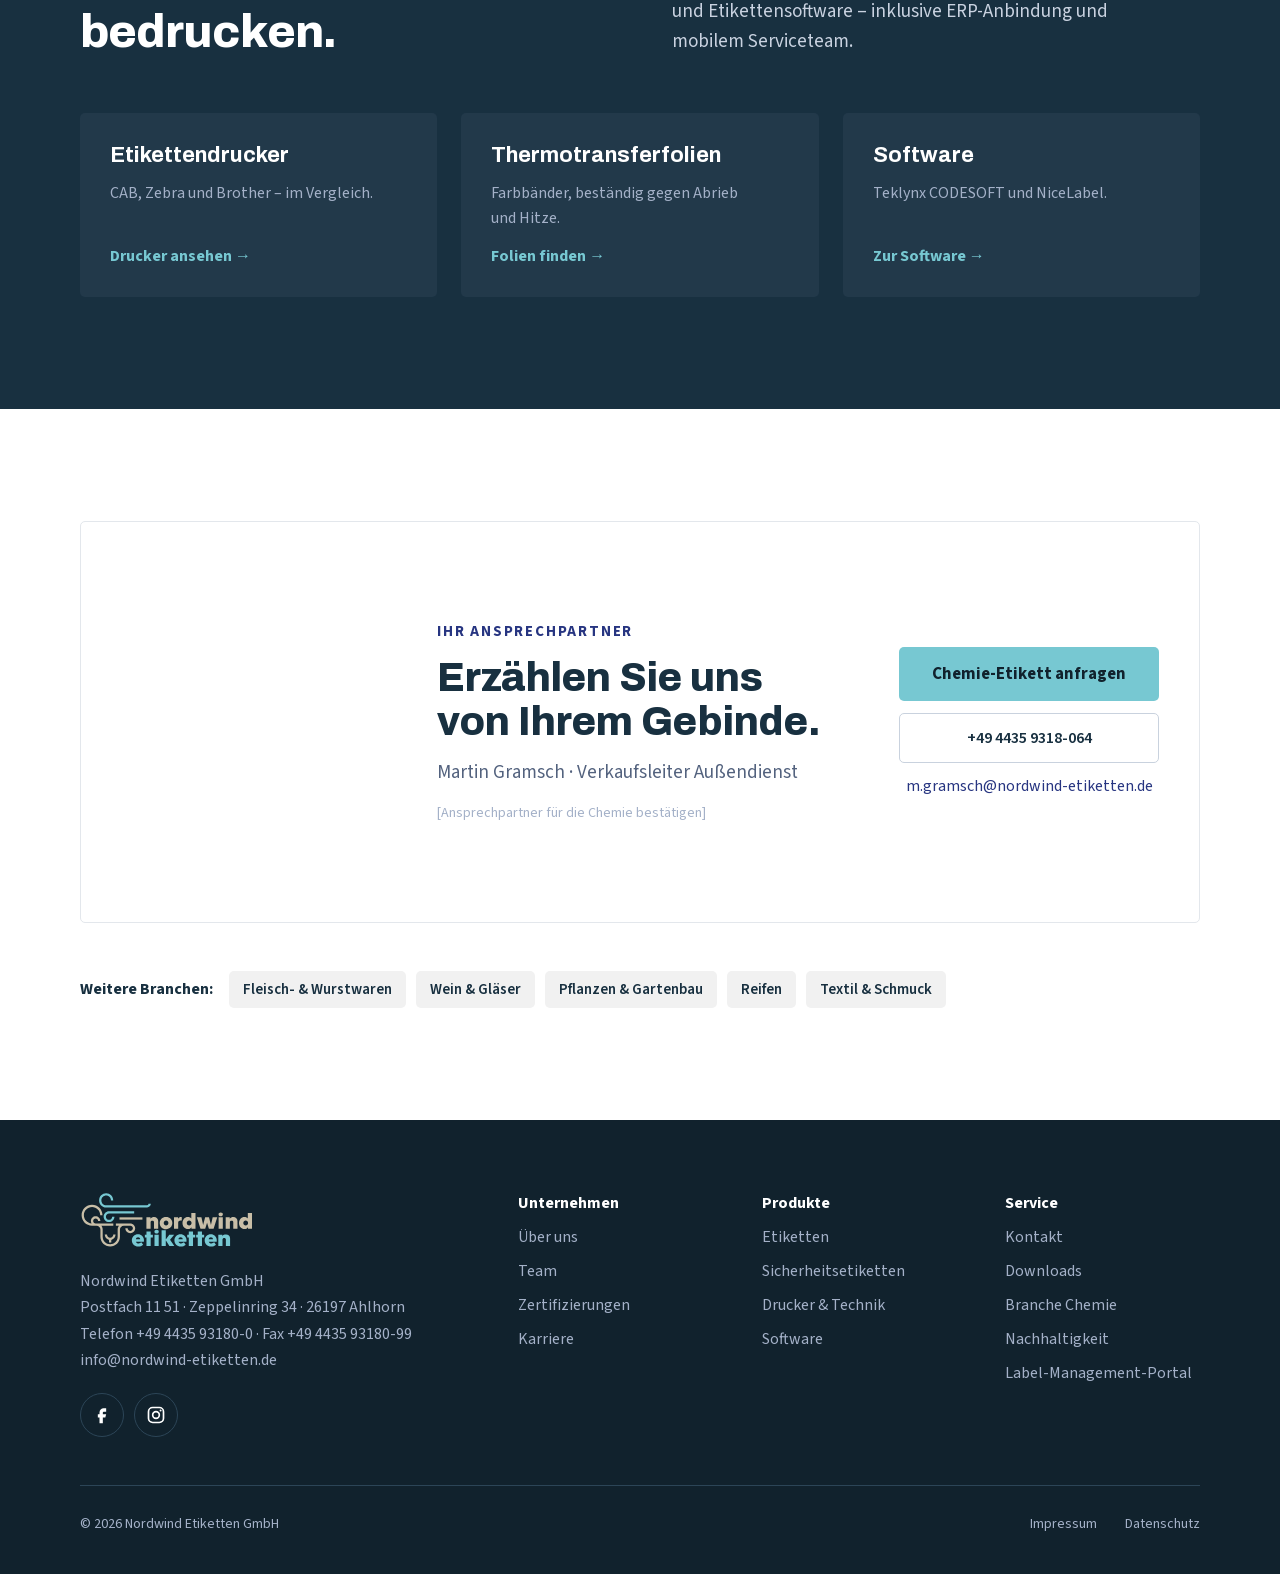
<file: branche-chemie.html>
<!doctype html>
<html lang="de">
<head>
  <meta charset="utf-8">
  <meta name="viewport" content="width=device-width, initial-scale=1">
  <meta name="robots" content="noindex, nofollow">
  <title>Chemie &amp; Gefahrstoffe – Nordwind Etiketten</title>
  <meta name="description" content="Etiketten für die chemische Industrie: beständig gegen Chemikalien, Öle, Fette, Mechanik und Temperaturschwankungen – GHS- und Gefahrgutkennzeichnung von Nordwind Etiketten.">
  <link rel="icon" href="img/logo-nordwind.svg">
  <link rel="stylesheet" href="styles.css">
  <link rel="stylesheet" href="pages.css">
  <script>document.documentElement.classList.add('js');setTimeout(function(){if(!window.__nwReady){document.documentElement.classList.remove('js');}},3000);</script>
</head>
<body>

<header class="site-header">
  <div class="wrap">
    <a class="logo" href="index.html" aria-label="Nordwind Etiketten – Startseite"><img src="img/logo-nordwind.svg" alt="Nordwind Etiketten"></a>
    <nav class="nav" aria-label="Hauptnavigation">
      <a href="index.html#branchen" aria-current="true">Branchen</a>
      <div class="nav-item has-mega">
        <a class="nav-trigger" href="etiketten.html" aria-expanded="false">Produkte<svg width="12" height="12" viewBox="0 0 24 24" fill="none" stroke="currentColor" stroke-width="3" stroke-linecap="round" stroke-linejoin="round" aria-hidden="true"><path d="M6 9l6 6 6-6"/></svg></a>
        <div class="mega">
          <div class="mega-col"><strong>Etiketten</strong><a href="etiketten.html#uebersicht">Etikettenarten &amp; Anwendungen</a><a href="sicherheitsetiketten.html">Sicherheitsetiketten</a><a href="etiketten.html#materialien">Materialien &amp; Klebstoffe</a><a href="etiketten.html#druck">Druck, Farben &amp; Veredelung</a><a href="etiketten.html#aufmachung">Aufmachung, Lager &amp; Repro</a></div>
          <div class="mega-col"><strong>Drucker &amp; Technik</strong><a href="technik.html#drucker">Etikettendrucker im Vergleich</a><a href="technik.html#etikettierung">Etikettier- &amp; Spendeanlagen</a><a href="technik.html#barcodetechnik">Barcodetechnik</a><a href="technik.html#folien">Thermotransferfolien</a></div>
          <div class="mega-col"><strong>Software &amp; Service</strong><a href="technik.html#software">Software</a><a href="downloads.html">Downloads</a><a href="http://www.label-management.de/" rel="noopener">Label-Management-Portal</a></div>
        </div>
      </div>
      <a href="ueber-uns.html">Unternehmen</a>
      <a href="nachhaltigkeit.html">Nachhaltigkeit</a>
      <a href="index.html#karriere">Karriere</a>
      <a href="team-kontakt.html">Kontakt</a>
    </nav>
    <div class="header-actions">
      <a class="phone" href="tel:+4944359318000" aria-label="Anrufen: +49 4435 93180-0">
        <svg width="18" height="18" viewBox="0 0 24 24" fill="none" stroke="#77C8D2" stroke-width="2" stroke-linecap="round" stroke-linejoin="round" aria-hidden="true"><path d="M22 16.9v3a2 2 0 0 1-2.2 2 19.8 19.8 0 0 1-8.6-3.1 19.5 19.5 0 0 1-6-6A19.8 19.8 0 0 1 2.1 4.2 2 2 0 0 1 4.1 2h3a2 2 0 0 1 2 1.7c.1.9.4 1.8.7 2.7a2 2 0 0 1-.5 2.1L8 9.8a16 16 0 0 0 6 6l1.3-1.3a2 2 0 0 1 2.1-.4c.9.3 1.8.6 2.7.7a2 2 0 0 1 1.7 2z"/></svg>
        <span class="phone-text">+49 4435 93180-0</span>
      </a>
      <a class="btn btn--teal header-cta" href="team-kontakt.html">Etikett anfragen</a>
      <button class="burger" type="button" aria-label="Menü öffnen" aria-expanded="false" aria-controls="mobile-nav">
        <svg width="24" height="24" viewBox="0 0 24 24" fill="none" stroke="#ffffff" stroke-width="2" stroke-linecap="round" aria-hidden="true"><path d="M4 7h16M4 12h16M4 17h10"/></svg>
      </button>
    </div>
  </div>
  <nav id="mobile-nav" class="mobile-nav" aria-label="Mobile Navigation" hidden>
    <div class="wrap">
      <a href="index.html#branchen" aria-current="true">Branchen</a>
      <details class="mnav-group">
        <summary>Produkte</summary>
        <div class="mnav-sub"><a href="etiketten.html">Etiketten-Übersicht</a><a href="sicherheitsetiketten.html">Sicherheitsetiketten</a><a href="technik.html">Drucker &amp; Technik</a><a href="technik.html#software">Software</a><a href="downloads.html">Downloads</a></div>
      </details>
      <a href="ueber-uns.html">Unternehmen</a>
      <a href="nachhaltigkeit.html">Nachhaltigkeit</a>
      <a href="index.html#karriere">Karriere</a>
      <a href="team-kontakt.html">Kontakt</a>
      <a class="btn btn--teal" href="team-kontakt.html">Etikett anfragen</a>
      <div class="social">
        <a href="https://www.facebook.com/nordwindetiketten/" target="_blank" rel="noopener" aria-label="Nordwind Etiketten auf Facebook"><svg width="20" height="20" viewBox="0 0 24 24" fill="currentColor" aria-hidden="true"><path d="M14 8h3V4h-3c-2.8 0-5 2.2-5 5v2H7v4h2v7h4v-7h3l1-4h-4V9c0-.6.4-1 1-1z"/></svg></a>
        <a href="https://www.instagram.com/nordwindetiketten/" target="_blank" rel="noopener" aria-label="Nordwind Etiketten auf Instagram"><svg width="20" height="20" viewBox="0 0 24 24" fill="none" stroke="currentColor" stroke-width="2" aria-hidden="true"><rect x="3" y="3" width="18" height="18" rx="5"/><circle cx="12" cy="12" r="4"/><circle cx="17.5" cy="6.5" r="1.2" fill="currentColor" stroke="none"/></svg></a>
      </div>
    </div>
  </nav>
</header>

<main>
  <section class="page-hero">
    <div class="wrap">
      <nav class="breadcrumb" aria-label="Brotkrumen"><a href="index.html">Startseite</a><span aria-hidden="true">/</span><a href="index.html#branchen">Branchen</a><span aria-hidden="true">/</span><span aria-current="page">Chemie &amp; Gefahrstoffe</span></nav>
      <div class="page-hero-grid">
        <div class="page-hero-copy">
          <div class="eyebrow eyebrow--light">Branche · Chemie &amp; Gefahrstoffe</div>
          <h1>Chemie-Produkte sicher kennzeichnen.</h1>
          <p class="hero-lead">Etiketten für die chemische Industrie müssen Chemikalien, Ölen, Fetten, mechanischer Belastung und Temperaturschwankungen standhalten – und Gesetze und Verordnungen erfüllen. Genau dafür fertigen wir sie.</p>
          <div class="tag-list"><span class="tag">GHS-Kennzeichnung</span><span class="tag">seewasserbeständig</span><span class="tag">öl- und chemikalienfest</span></div>
          <div class="hero-actions">
            <a class="btn btn--teal" href="team-kontakt.html">Chemie-Etikett anfragen <span aria-hidden="true">→</span></a>
            <a class="btn btn--ghost" href="#ansprechpartner">Ansprechpartner</a>
          </div>
        </div>
        <div class="hero-visual reveal" aria-hidden="true">
          <svg viewBox="0 0 560 460">
            <circle cx="436" cy="286" r="150" fill="#273581" opacity=".38"/>
            <circle cx="436" cy="286" r="170" fill="none" stroke="#77C8D2" stroke-opacity=".45" stroke-width="1.5" stroke-dasharray="2 9"/>
            <path d="M380 160 V130 a16 16 0 0 1 16 -16 h50 a16 16 0 0 1 16 16 V160" fill="none" stroke="#c9d2de" stroke-width="14" stroke-linecap="round"/>
            <rect x="470" y="104" width="36" height="40" rx="6" fill="#273581"/>
            <rect x="350" y="146" width="172" height="280" rx="20" fill="#eef2f6" stroke="#c9d2de" stroke-width="2"/>
            <path d="M362 186 H510 M362 404 H510" stroke="#d6dde6" stroke-width="3"/>
            <rect x="357" y="152" width="12" height="268" rx="6" fill="#ffffff" opacity=".8"/>
            <path d="M150 300 V160 a16 16 0 0 1 16 -16 h60 a16 16 0 0 1 16 16 V300" fill="none" stroke="#53627e" stroke-width="10" stroke-linecap="round" opacity=".6"/>
            <rect x="90" y="220" width="200" height="206" rx="14" fill="#22394a" stroke="#34506a" stroke-width="2"/>
            <rect x="118" y="276" width="144" height="100" rx="5" fill="#ffffff"/>
            <rect x="118" y="276" width="144" height="16" fill="#273581"/>
            <path d="M150 312 L166 328 L150 344 L134 328 Z" fill="#ffffff" stroke="#d7141f" stroke-width="3"/>
            <path d="M184 304 h66 M184 314 h52 M184 324 h60 M184 334 h40" stroke="#53627e" stroke-width="4"/>
            <path d="M184 350 v16 M188 350 v16 M191 350 v16 M196 350 v16 M199 350 v16 M203 350 v16 M208 350 v16 M211 350 v16 M215 350 v16" stroke="#11222d" stroke-width="2"/>
            <g transform="translate(436 293) scale(.7) translate(-170 -240)">
              <path fill="#ffffff" d="M68 160 H272 A8 8 0 0 1 280 168 V312 A8 8 0 0 1 272 320 H68 A8 8 0 0 1 60 312 V168 A8 8 0 0 1 68 160 Z"/>
              <path d="M68 160 H272 A8 8 0 0 1 280 168 V184 H60 V168 A8 8 0 0 1 68 160 Z" fill="#273581"/>
              <text x="72" y="177" fill="#ffffff" font-family="Archivo, Arial, sans-serif" font-size="12" font-weight="700" letter-spacing="1.5">PRODUKTNAME</text>
              <path d="M102 234 L130 262 L102 290 L74 262 Z M160 234 L188 262 L160 290 L132 262 Z" fill="#ffffff" stroke="#d7141f" stroke-width="4"/>
              <path d="M102 247 c6 8 11 12 11 19 a11 11 0 0 1 -22 0 c0 -5 3 -8 5 -11 c1 5 3 7 5 7 c-2 -6 0 -10 1 -15 Z" fill="#11222d"/>
              <rect x="157" y="245" width="6" height="20" rx="1" fill="#11222d"/>
              <circle cx="160" cy="273" r="3.5" fill="#11222d"/>
              <text x="200" y="212" fill="#11222d" font-family="Archivo, Arial, sans-serif" font-size="13" font-weight="800" letter-spacing="1">GEFAHR</text>
              <path d="M200 222 h66 M200 232 h58 M200 242 h64 M200 252 h44 M200 262 h56" stroke="#53627e" stroke-width="4"/>
              <path d="M73 296 v18 M77 296 v18 M80 296 v18 M85 296 v18 M88 296 v18 M92 296 v18 M97 296 v18 M100 296 v18 M104 296 v18 M109 296 v18 M112 296 v18 M116 296 v18 M121 296 v18" stroke="#11222d" stroke-width="2"/>
            </g>
          </svg>
        </div>
      </div>
    </div>
  </section>

  <nav class="subnav" aria-label="Auf dieser Seite">
    <div class="wrap">
      <div class="subnav-links">
        <a href="#anforderungen">Anforderungen</a>
        <a href="#etiketten">Etiketten</a>
        <a href="#material">Material &amp; Klebstoff</a>
        <a href="#selbst-drucken">Selbst drucken</a>
        <a href="#ansprechpartner">Ansprechpartner</a>
      </div>
      <a class="btn btn--royal" href="team-kontakt.html">Anfragen</a>
    </div>
  </nav>

  <section class="section" id="anforderungen">
    <div class="wrap">
      <div class="section-head reveal">
        <div class="stack">
          <div class="eyebrow">Anforderungen</div>
          <h2 class="h2">Was ein Chemie-Etikett aushalten muss.</h2>
        </div>
        <p class="lead">Chemie-Produkte müssen sicher gekennzeichnet sein. Deshalb stimmen wir Material, Klebstoff und Druck auf Ihre Anforderungen ab – bis hin zu kundenspezifischen Sonderlösungen.</p>
      </div>
      <div class="grid-4 stagger">
        <div class="tile">
          <svg width="36" height="36" viewBox="0 0 24 24" fill="none" stroke="#273581" stroke-width="1.6" stroke-linecap="round" stroke-linejoin="round" aria-hidden="true"><path d="M9 3h6M10 3v6L4.5 19a1.5 1.5 0 0 0 1.3 2h12.4a1.5 1.5 0 0 0 1.3-2L14 9V3"/><path d="M7 15h10"/></svg>
          <h3>Chemikalien &amp; Öle</h3>
          <p>Beständig gegen Chemikalien, Öle und Fette – der Aufdruck bleibt lesbar.</p>
        </div>
        <div class="tile">
          <svg width="36" height="36" viewBox="0 0 24 24" fill="none" stroke="#273581" stroke-width="1.6" stroke-linecap="round" stroke-linejoin="round" aria-hidden="true"><rect x="3" y="8" width="18" height="12" rx="2"/><path d="M7 8V5h10v3M3 13h18"/></svg>
          <h3>Mechanik</h3>
          <p>Hält mechanischer Belastung zuverlässig stand.</p>
        </div>
        <div class="tile">
          <svg width="36" height="36" viewBox="0 0 24 24" fill="none" stroke="#273581" stroke-width="1.6" stroke-linecap="round" stroke-linejoin="round" aria-hidden="true"><path d="M14 14.8V4a2 2 0 0 0-4 0v10.8a4 4 0 1 0 4 0z"/><path d="M12 9v7"/></svg>
          <h3>Temperatur &amp; Seewasser</h3>
          <p>Übersteht Temperaturschwankungen – GHS-Etiketten auch seewasserbeständig.</p>
        </div>
        <div class="tile">
          <svg width="36" height="36" viewBox="0 0 24 24" fill="none" stroke="#273581" stroke-width="1.6" stroke-linecap="round" stroke-linejoin="round" aria-hidden="true"><path d="M12 3l8 3v6c0 4.5-3.4 8.3-8 9-4.6-.7-8-4.5-8-9V6z"/><path d="M8.5 12l2.5 2.5 4.5-5"/></svg>
          <h3>Gesetze &amp; Verordnungen</h3>
          <p>Gefahrstoff- und Gefahrgutkennzeichnung nach GHS – für Transport und Arbeitsschutz.</p>
        </div>
      </div>
    </div>
  </section>

  <section class="section section--paper" id="etiketten">
    <div class="wrap">
      <div class="section-title reveal">
        <div class="eyebrow">Etiketten</div>
        <h2 class="h2">Unsere Etiketten für die Chemie.</h2>
      </div>
      <div class="grid-3 stagger">
        <div class="tile"><span class="num">01</span><h3>Gefahrstoffetiketten nach GHS</h3><p>Kennzeichnung nach dem global harmonisierten System – für Arbeitsschutz und sicheren Umgang.</p></div>
        <div class="tile"><span class="num">02</span><h3>Gefahrgutetiketten</h3><p>Kennzeichnung für den Transport gefährlicher Güter.</p></div>
        <div class="tile"><span class="num">03</span><h3>Seewasserbeständige GHS-Etiketten</h3><p>Für Gebinde, die auf dem Seeweg unterwegs sind.</p></div>
        <div class="tile"><span class="num">04</span><h3>Fass- &amp; Kanisteretiketten</h3><p>Für Fässer und Kraftstoffbehälter – auch auf öligen oder pulverlackierten Untergründen.</p></div>
        <div class="tile"><span class="num">05</span><h3>Logistik- &amp; Versandetiketten</h3><p>Mit Barcodes in hohem Kontrast für eine zuverlässige Scanrate.</p></div>
        <div class="tile"><span class="num">06</span><h3>Originalitätssiegel</h3><p>Ultrazerstörbare Verschlusssiegel zeigen, ob ein Gebinde geöffnet wurde. <a href="sicherheitsetiketten.html">Zu den Sicherheitsetiketten →</a></p></div>
      </div>
    </div>
  </section>

  <section class="section" id="material">
    <div class="wrap split">
      <div class="split-copy reveal">
        <div class="eyebrow">Material &amp; Klebstoff</div>
        <h2 class="h2">Folie, die hält. Kleber, der bleibt.</h2>
        <p class="lead">Chemie-Etiketten fertigen wir als Haftetiketten aus Folie mit beständigem, permanentem Kleber – auf Wunsch mit Klebstoff für ölige oder pulverlackierte Untergründe.</p>
        <ul class="check-list">
          <li><svg width="22" height="22" viewBox="0 0 24 24" fill="none" stroke="#77C8D2" stroke-width="2.4" stroke-linecap="round" stroke-linejoin="round" aria-hidden="true"><path d="M5 12l5 5 9-10"/></svg>Folien aus PE, PET oder PP – wasser- und ölbeständig</li>
          <li><svg width="22" height="22" viewBox="0 0 24 24" fill="none" stroke="#77C8D2" stroke-width="2.4" stroke-linecap="round" stroke-linejoin="round" aria-hidden="true"><path d="M5 12l5 5 9-10"/></svg>Permanente oder Spezialklebstoffe</li>
          <li><svg width="22" height="22" viewBox="0 0 24 24" fill="none" stroke="#77C8D2" stroke-width="2.4" stroke-linecap="round" stroke-linejoin="round" aria-hidden="true"><path d="M5 12l5 5 9-10"/></svg>Kundenspezifische Sonderlösungen</li>
        </ul>
      </div>
      <svg class="layers" viewBox="0 110 560 300" role="img" aria-label="Aufbau eines Chemie-Etiketts: Druckbild, Folie, Permanentkleber, Trägermaterial">
        <g font-family="Source Sans 3, Arial, sans-serif" font-size="17" font-weight="600" fill="#183040">
          <g class="layer" style="--collapse: 42px">
            <path d="M60 140 H330 L390 180 H120 Z" fill="#ffffff" stroke="#c9d2de" stroke-width="1.5"/>
            <path d="M110 150 L130 160 L110 170 L90 160 Z" fill="none" stroke="#d7141f" stroke-width="2"/>
            <path d="M150 156 h120 M170 166 h110" stroke="#273581" stroke-width="4"/>
            <path d="M390 160 H398" stroke="#a4b1c8" stroke-width="1.5"/><text x="406" y="166">Druckbild</text>
          </g>
          <g class="layer" style="--collapse: 14px">
            <path d="M60 210 H330 L390 250 H120 Z" fill="#eef2f6" stroke="#c9d2de" stroke-width="1.5"/>
            <path d="M390 230 H398" stroke="#a4b1c8" stroke-width="1.5"/><text x="406" y="236">Folie (PE, PET, PP)</text>
          </g>
          <g class="layer" style="--collapse: -14px">
            <path d="M60 280 H330 L390 320 H120 Z" fill="#e8d9a8" stroke="#d3c28a" stroke-width="1.5"/>
            <path d="M390 300 H398" stroke="#a4b1c8" stroke-width="1.5"/><text x="406" y="306">Permanentkleber</text>
          </g>
          <g class="layer" style="--collapse: -42px">
            <path d="M60 350 H330 L390 390 H120 Z" fill="#e3d9bf" stroke="#d3c7a6" stroke-width="1.5"/>
            <path d="M390 370 H398" stroke="#a4b1c8" stroke-width="1.5"/><text x="406" y="376">Trägermaterial</text>
          </g>
        </g>
      </svg>
    </div>
  </section>

  <section class="section section--dark" id="selbst-drucken">
    <div class="wrap">
      <div class="section-head reveal">
        <div class="stack">
          <div class="eyebrow eyebrow--light">Selbst drucken</div>
          <h2 class="h2">Etiketten selbst bedrucken.</h2>
        </div>
        <p class="lead">Für Produkt-, Transport- und Versandkennzeichnung mit Barcodes: Thermotransferdrucker, passende Folien und Etikettensoftware – inklusive ERP-Anbindung und mobilem Serviceteam.</p>
      </div>
      <div class="grid-3 stagger">
        <a class="tile tile--dark" href="technik.html#drucker"><h3>Etikettendrucker</h3><p>CAB, Zebra und Brother – im Vergleich.</p><span class="tile-link">Drucker ansehen →</span></a>
        <a class="tile tile--dark" href="technik.html#folien"><h3>Thermotransferfolien</h3><p>Farbbänder, beständig gegen Abrieb und Hitze.</p><span class="tile-link">Folien finden →</span></a>
        <a class="tile tile--dark" href="technik.html#software"><h3>Software</h3><p>Teklynx CODESOFT und NiceLabel.</p><span class="tile-link">Zur Software →</span></a>
      </div>
    </div>
  </section>

  <section class="section" id="ansprechpartner">
    <div class="wrap">
      <div class="contact-card reveal">
        <img src="img/team-martin-gramsch.jpg" alt="Martin Gramsch" loading="lazy">
        <div class="contact-card-copy">
          <div class="eyebrow">Ihr Ansprechpartner</div>
          <h2>Erzählen Sie uns von Ihrem Gebinde.</h2>
          <p class="lead">Martin Gramsch · Verkaufsleiter Außendienst</p>
          <span class="note">[Ansprechpartner für die Chemie bestätigen]</span>
        </div>
        <div class="contact-card-actions">
          <a class="btn btn--teal" href="team-kontakt.html">Chemie-Etikett anfragen</a>
          <a class="btn btn--line" href="tel:+49443593180064">+49 4435 9318-064</a>
          <a href="mailto:m.gramsch@nordwind-etiketten.de">m.gramsch@nordwind-etiketten.de</a>
        </div>
      </div>
      <div class="chip-links">
        <strong>Weitere Branchen:</strong>
        <a href="index.html#branchen">Fleisch- &amp; Wurstwaren</a>
        <a href="index.html#branchen">Wein &amp; Gläser</a>
        <a href="index.html#branchen">Pflanzen &amp; Gartenbau</a>
        <a href="index.html#branchen">Reifen</a>
        <a href="index.html#branchen">Textil &amp; Schmuck</a>
      </div>
    </div>
  </section>
</main>

<footer class="site-footer">
  <div class="wrap">
    <div class="footer-grid">
      <div class="footer-brand">
        <img src="img/logo-nordwind.svg" alt="Nordwind Etiketten">
        <p>Nordwind Etiketten GmbH<br>Postfach 11 51 · Zeppelinring 34 · 26197 Ahlhorn<br>Telefon +49 4435 93180-0 · Fax +49 4435 93180-99<br>info@nordwind-etiketten.de</p>
        <div class="social">
          <a href="https://www.facebook.com/nordwindetiketten/" target="_blank" rel="noopener" aria-label="Nordwind Etiketten auf Facebook"><svg width="20" height="20" viewBox="0 0 24 24" fill="currentColor" aria-hidden="true"><path d="M14 8h3V4h-3c-2.8 0-5 2.2-5 5v2H7v4h2v7h4v-7h3l1-4h-4V9c0-.6.4-1 1-1z"/></svg></a>
          <a href="https://www.instagram.com/nordwindetiketten/" target="_blank" rel="noopener" aria-label="Nordwind Etiketten auf Instagram"><svg width="20" height="20" viewBox="0 0 24 24" fill="none" stroke="currentColor" stroke-width="2" aria-hidden="true"><rect x="3" y="3" width="18" height="18" rx="5"/><circle cx="12" cy="12" r="4"/><circle cx="17.5" cy="6.5" r="1.2" fill="currentColor" stroke="none"/></svg></a>
        </div>
      </div>
      <div class="footer-col"><strong>Unternehmen</strong><a href="ueber-uns.html">Über uns</a><a href="team-kontakt.html#team">Team</a><a href="ueber-uns.html#zertifikate">Zertifizierungen</a><a href="index.html#karriere">Karriere</a></div>
      <div class="footer-col"><strong>Produkte</strong><a href="etiketten.html">Etiketten</a><a href="sicherheitsetiketten.html">Sicherheitsetiketten</a><a href="technik.html">Drucker &amp; Technik</a><a href="technik.html#software">Software</a></div>
      <div class="footer-col"><strong>Service</strong><a href="team-kontakt.html">Kontakt</a><a href="downloads.html">Downloads</a><a href="branche-chemie.html">Branche Chemie</a><a href="nachhaltigkeit.html">Nachhaltigkeit</a><a href="http://www.label-management.de/" rel="noopener">Label-Management-Portal</a></div>
    </div>
    <div class="footer-bottom">
      <span>© <span data-year>2026</span> Nordwind Etiketten GmbH</span>
      <nav aria-label="Rechtliches"><a href="impressum.html">Impressum</a><a href="datenschutz.html">Datenschutz</a></nav>
    </div>
  </div>
</footer>

<div class="mobile-cta">
  <a href="tel:+4944359318000"><svg width="18" height="18" viewBox="0 0 24 24" fill="none" stroke="currentColor" stroke-width="2" stroke-linecap="round" stroke-linejoin="round" aria-hidden="true"><path d="M22 16.9v3a2 2 0 0 1-2.2 2 19.8 19.8 0 0 1-8.6-3.1 19.5 19.5 0 0 1-6-6A19.8 19.8 0 0 1 2.1 4.2 2 2 0 0 1 4.1 2h3a2 2 0 0 1 2 1.7c.1.9.4 1.8.7 2.7a2 2 0 0 1-.5 2.1L8 9.8a16 16 0 0 0 6 6l1.3-1.3a2 2 0 0 1 2.1-.4c.9.3 1.8.6 2.7.7a2 2 0 0 1 1.7 2z"/></svg>Anrufen</a>
  <a class="is-primary" href="team-kontakt.html#nachricht">Etikett anfragen</a>
</div>

<script src="main.js"></script>
</body>
</html>
</file>
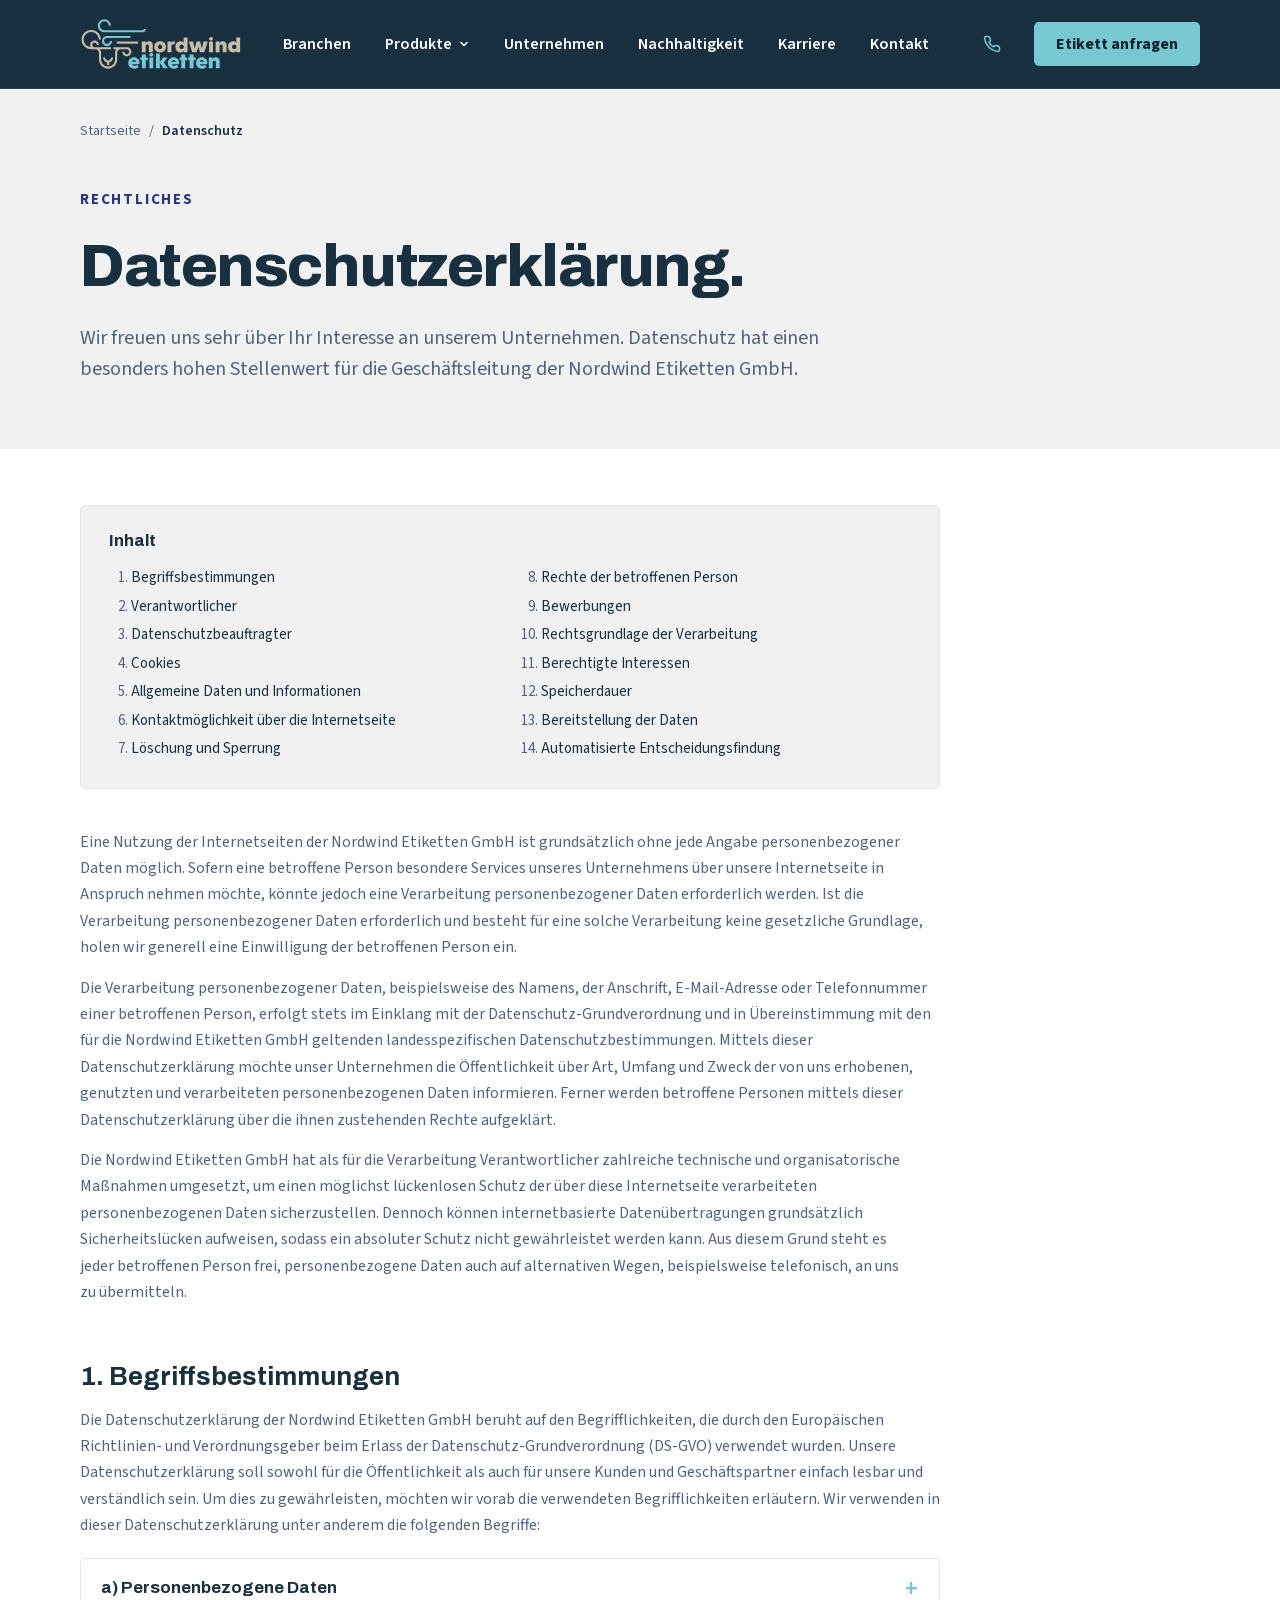
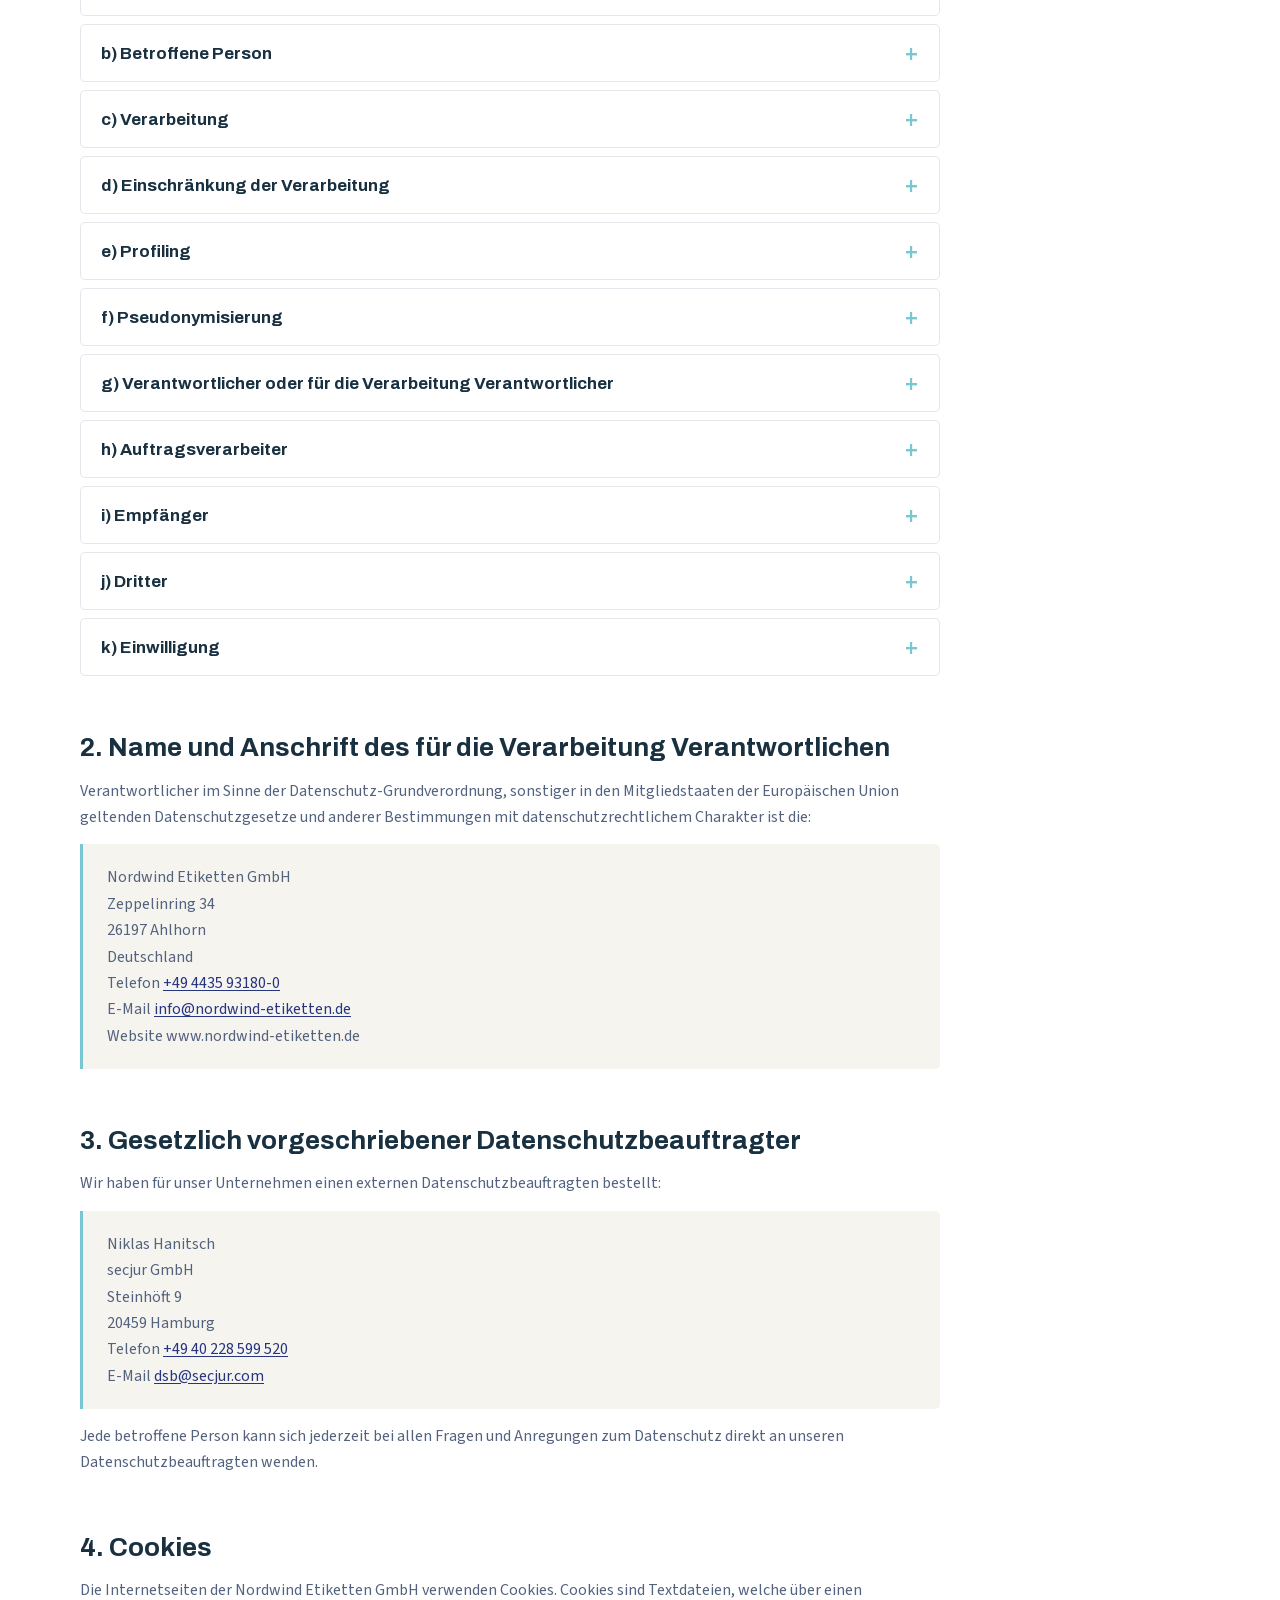
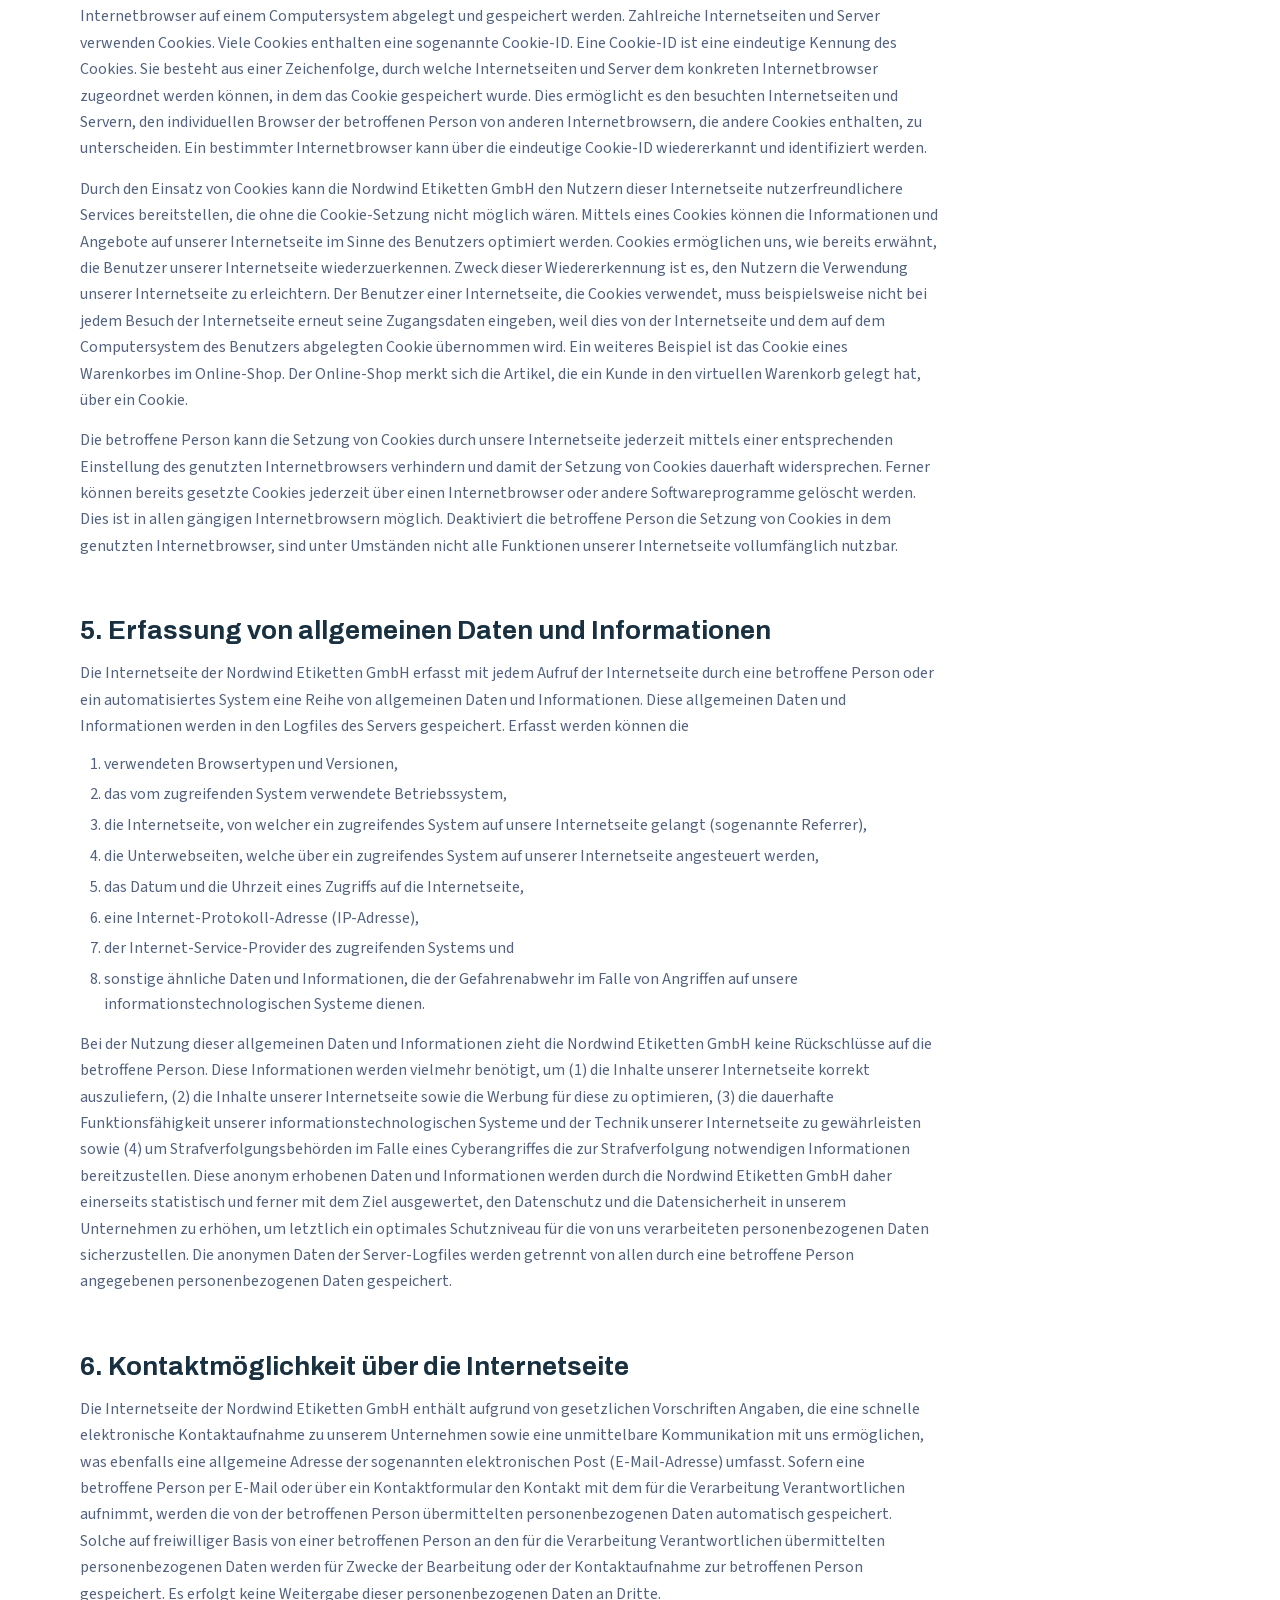
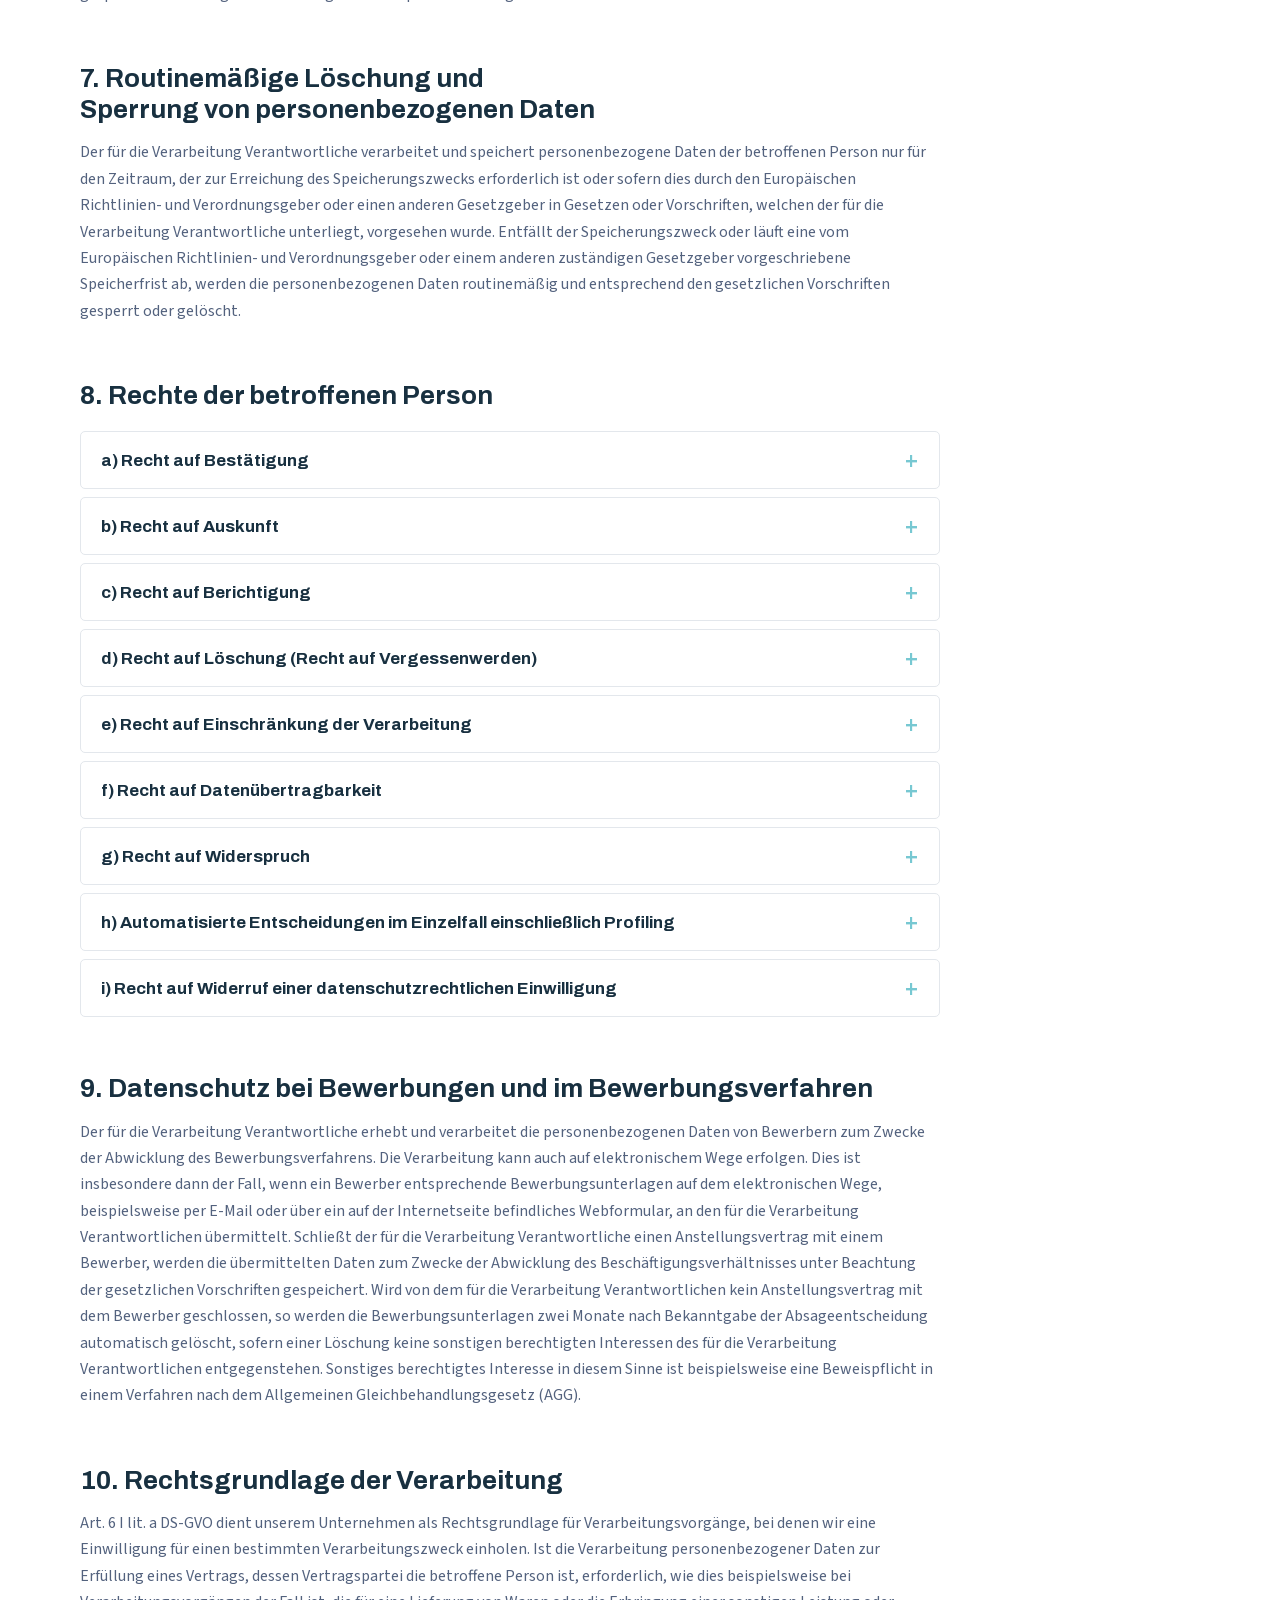
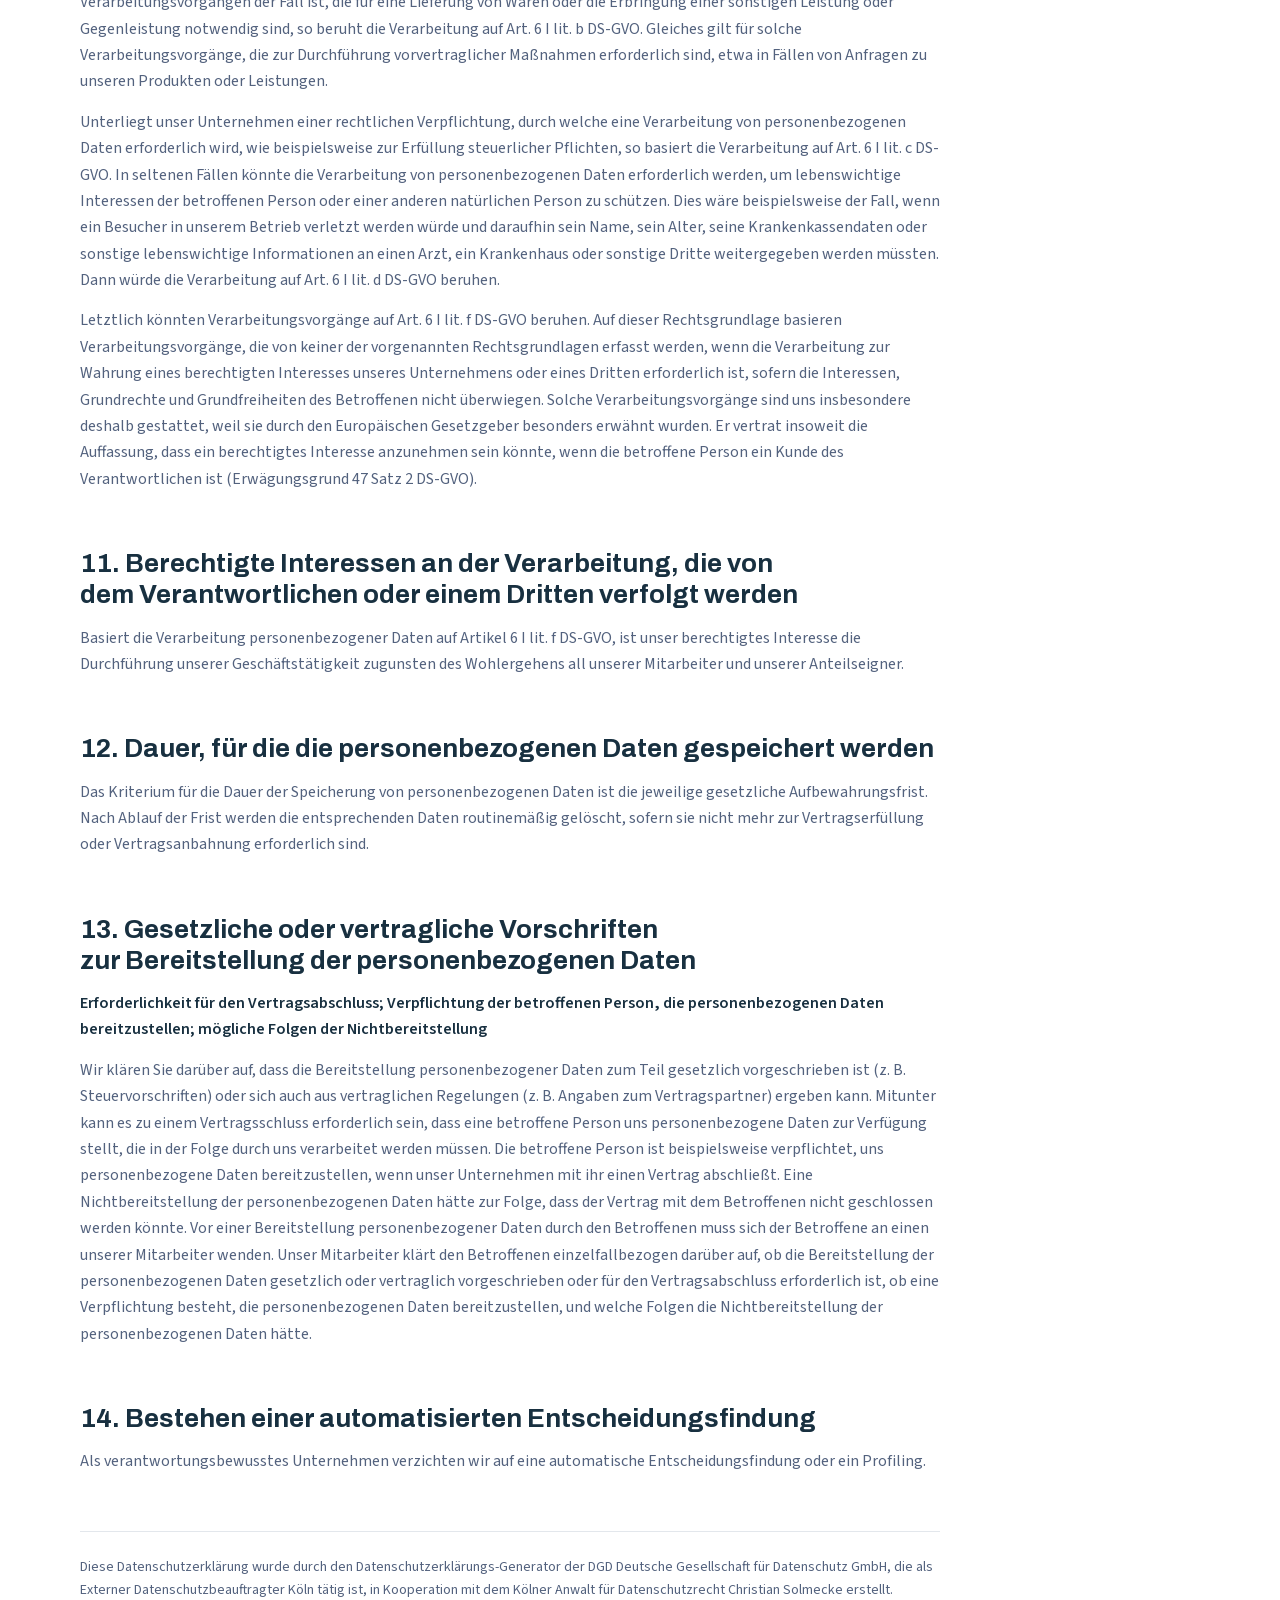
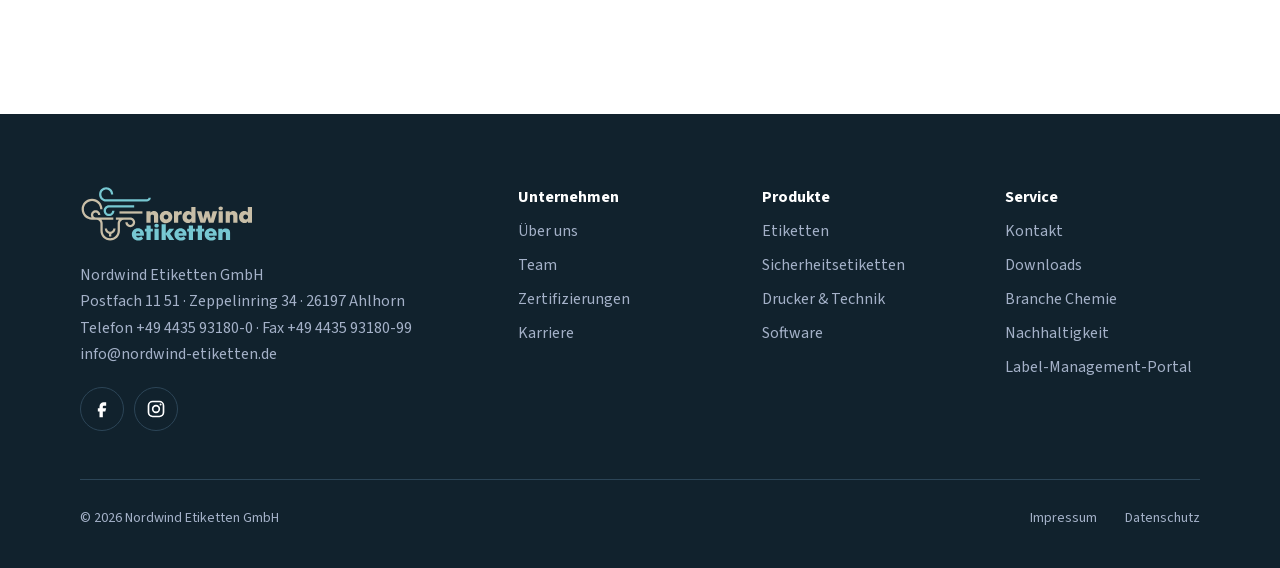
<file: datenschutz.html>
<!doctype html>
<html lang="de">
<head>
  <meta charset="utf-8">
  <meta name="viewport" content="width=device-width, initial-scale=1">
  <meta name="robots" content="noindex, nofollow">
  <title>Datenschutzerklärung – Nordwind Etiketten</title>
  <meta name="description" content="Datenschutzerklärung der Nordwind Etiketten GmbH, Ahlhorn.">
  <link rel="icon" href="img/logo-nordwind.svg">
  <link rel="stylesheet" href="styles.css">
  <link rel="stylesheet" href="pages.css">
  <script>document.documentElement.classList.add('js');setTimeout(function(){if(!window.__nwReady){document.documentElement.classList.remove('js');}},3000);</script>
</head>
<body>

<header class="site-header">
  <div class="wrap">
    <a class="logo" href="index.html" aria-label="Nordwind Etiketten – Startseite"><img src="img/logo-nordwind.svg" alt="Nordwind Etiketten"></a>
    <nav class="nav" aria-label="Hauptnavigation">
      <a href="index.html#branchen">Branchen</a>
      <div class="nav-item has-mega">
        <a class="nav-trigger" href="etiketten.html" aria-expanded="false">Produkte<svg width="12" height="12" viewBox="0 0 24 24" fill="none" stroke="currentColor" stroke-width="3" stroke-linecap="round" stroke-linejoin="round" aria-hidden="true"><path d="M6 9l6 6 6-6"/></svg></a>
        <div class="mega">
          <div class="mega-col"><strong>Etiketten</strong><a href="etiketten.html#uebersicht">Etikettenarten &amp; Anwendungen</a><a href="sicherheitsetiketten.html">Sicherheitsetiketten</a><a href="etiketten.html#materialien">Materialien &amp; Klebstoffe</a><a href="etiketten.html#druck">Druck, Farben &amp; Veredelung</a><a href="etiketten.html#aufmachung">Aufmachung, Lager &amp; Repro</a></div>
          <div class="mega-col"><strong>Drucker &amp; Technik</strong><a href="technik.html#drucker">Etikettendrucker im Vergleich</a><a href="technik.html#etikettierung">Etikettier- &amp; Spendeanlagen</a><a href="technik.html#barcodetechnik">Barcodetechnik</a><a href="technik.html#folien">Thermotransferfolien</a></div>
          <div class="mega-col"><strong>Software &amp; Service</strong><a href="technik.html#software">Software</a><a href="downloads.html">Downloads</a><a href="http://www.label-management.de/" rel="noopener">Label-Management-Portal</a></div>
        </div>
      </div>
      <a href="ueber-uns.html">Unternehmen</a>
      <a href="nachhaltigkeit.html">Nachhaltigkeit</a>
      <a href="index.html#karriere">Karriere</a>
      <a href="team-kontakt.html">Kontakt</a>
    </nav>
    <div class="header-actions">
      <a class="phone" href="tel:+4944359318000" aria-label="Anrufen: +49 4435 93180-0">
        <svg width="18" height="18" viewBox="0 0 24 24" fill="none" stroke="#77C8D2" stroke-width="2" stroke-linecap="round" stroke-linejoin="round" aria-hidden="true"><path d="M22 16.9v3a2 2 0 0 1-2.2 2 19.8 19.8 0 0 1-8.6-3.1 19.5 19.5 0 0 1-6-6A19.8 19.8 0 0 1 2.1 4.2 2 2 0 0 1 4.1 2h3a2 2 0 0 1 2 1.7c.1.9.4 1.8.7 2.7a2 2 0 0 1-.5 2.1L8 9.8a16 16 0 0 0 6 6l1.3-1.3a2 2 0 0 1 2.1-.4c.9.3 1.8.6 2.7.7a2 2 0 0 1 1.7 2z"/></svg>
        <span class="phone-text">+49 4435 93180-0</span>
      </a>
      <a class="btn btn--teal header-cta" href="team-kontakt.html">Etikett anfragen</a>
      <button class="burger" type="button" aria-label="Menü öffnen" aria-expanded="false" aria-controls="mobile-nav">
        <svg width="24" height="24" viewBox="0 0 24 24" fill="none" stroke="#ffffff" stroke-width="2" stroke-linecap="round" aria-hidden="true"><path d="M4 7h16M4 12h16M4 17h10"/></svg>
      </button>
    </div>
  </div>
  <nav id="mobile-nav" class="mobile-nav" aria-label="Mobile Navigation" hidden>
    <div class="wrap">
      <a href="index.html#branchen">Branchen</a>
      <details class="mnav-group">
        <summary>Produkte</summary>
        <div class="mnav-sub"><a href="etiketten.html">Etiketten-Übersicht</a><a href="sicherheitsetiketten.html">Sicherheitsetiketten</a><a href="technik.html">Drucker &amp; Technik</a><a href="technik.html#software">Software</a><a href="downloads.html">Downloads</a></div>
      </details>
      <a href="ueber-uns.html">Unternehmen</a>
      <a href="nachhaltigkeit.html">Nachhaltigkeit</a>
      <a href="index.html#karriere">Karriere</a>
      <a href="team-kontakt.html">Kontakt</a>
      <a class="btn btn--teal" href="team-kontakt.html">Etikett anfragen</a>
      <div class="social">
        <a href="https://www.facebook.com/nordwindetiketten/" target="_blank" rel="noopener" aria-label="Nordwind Etiketten auf Facebook"><svg width="20" height="20" viewBox="0 0 24 24" fill="currentColor" aria-hidden="true"><path d="M14 8h3V4h-3c-2.8 0-5 2.2-5 5v2H7v4h2v7h4v-7h3l1-4h-4V9c0-.6.4-1 1-1z"/></svg></a>
        <a href="https://www.instagram.com/nordwindetiketten/" target="_blank" rel="noopener" aria-label="Nordwind Etiketten auf Instagram"><svg width="20" height="20" viewBox="0 0 24 24" fill="none" stroke="currentColor" stroke-width="2" aria-hidden="true"><rect x="3" y="3" width="18" height="18" rx="5"/><circle cx="12" cy="12" r="4"/><circle cx="17.5" cy="6.5" r="1.2" fill="currentColor" stroke="none"/></svg></a>
      </div>
    </div>
  </nav>
</header>

<main>
  <section class="page-hero page-hero--light" style="padding-bottom: 64px;">
    <div class="wrap">
      <nav class="breadcrumb" aria-label="Brotkrumen"><a href="index.html">Startseite</a><span aria-hidden="true">/</span><span aria-current="page">Datenschutz</span></nav>
      <div class="page-hero-grid" style="grid-template-columns: minmax(0, 1fr);">
        <div class="page-hero-copy" style="max-width: 820px;">
          <div class="eyebrow">Rechtliches</div>
          <h1>Datenschutz&shy;erklärung.</h1>
          <p class="hero-lead">Wir freuen uns sehr über Ihr Interesse an unserem Unternehmen. Datenschutz hat einen besonders hohen Stellenwert für die Geschäftsleitung der Nordwind Etiketten GmbH.</p>
        </div>
      </div>
    </div>
  </section>

  <section class="section" style="padding-top: 56px;">
    <div class="wrap">
      <div class="legal">
        <nav class="legal-toc" aria-label="Inhalt der Datenschutzerklärung">
          <strong>Inhalt</strong>
          <ol>
            <li><a href="#begriffe">Begriffsbestimmungen</a></li>
            <li><a href="#verantwortlicher">Verantwortlicher</a></li>
            <li><a href="#dsb">Datenschutzbeauftragter</a></li>
            <li><a href="#cookies">Cookies</a></li>
            <li><a href="#logfiles">Allgemeine Daten und Informationen</a></li>
            <li><a href="#kontakt">Kontaktmöglichkeit über die Internetseite</a></li>
            <li><a href="#loeschung">Löschung und Sperrung</a></li>
            <li><a href="#rechte">Rechte der betroffenen Person</a></li>
            <li><a href="#bewerbungen">Bewerbungen</a></li>
            <li><a href="#rechtsgrundlage">Rechtsgrundlage der Verarbeitung</a></li>
            <li><a href="#interessen">Berechtigte Interessen</a></li>
            <li><a href="#dauer">Speicherdauer</a></li>
            <li><a href="#bereitstellung">Bereitstellung der Daten</a></li>
            <li><a href="#automatisiert">Automatisierte Entscheidungsfindung</a></li>
          </ol>
        </nav>

        <p>Eine Nutzung der Internetseiten der Nordwind Etiketten GmbH ist grundsätzlich ohne jede Angabe personenbezogener Daten möglich. Sofern eine betroffene Person besondere Services unseres Unternehmens über unsere Internetseite in Anspruch nehmen möchte, könnte jedoch eine Verarbeitung personenbezogener Daten erforderlich werden. Ist die Verarbeitung personenbezogener Daten erforderlich und besteht für eine solche Verarbeitung keine gesetzliche Grundlage, holen wir generell eine Einwilligung der betroffenen Person ein.</p>
        <p>Die Verarbeitung personenbezogener Daten, beispielsweise des Namens, der Anschrift, E-Mail-Adresse oder Telefonnummer einer betroffenen Person, erfolgt stets im Einklang mit der Datenschutz-Grundverordnung und in Übereinstimmung mit den für die Nordwind Etiketten GmbH geltenden landesspezifischen Datenschutzbestimmungen. Mittels dieser Datenschutzerklärung möchte unser Unternehmen die Öffentlichkeit über Art, Umfang und Zweck der von uns erhobenen, genutzten und verarbeiteten personenbezogenen Daten informieren. Ferner werden betroffene Personen mittels dieser Datenschutzerklärung über die ihnen zustehenden Rechte aufgeklärt.</p>
        <p>Die Nordwind Etiketten GmbH hat als für die Verarbeitung Verantwortlicher zahlreiche technische und organisatorische Maßnahmen umgesetzt, um einen möglichst lückenlosen Schutz der über diese Internetseite verarbeiteten personenbezogenen Daten sicherzustellen. Dennoch können internetbasierte Datenübertragungen grundsätzlich Sicherheitslücken aufweisen, sodass ein absoluter Schutz nicht gewährleistet werden kann. Aus diesem Grund steht es jeder betroffenen Person frei, personenbezogene Daten auch auf alternativen Wegen, beispielsweise telefonisch, an uns zu übermitteln.</p>

        <h2 id="begriffe">1. Begriffsbestimmungen</h2>
        <p>Die Datenschutzerklärung der Nordwind Etiketten GmbH beruht auf den Begrifflichkeiten, die durch den Europäischen Richtlinien- und Verordnungsgeber beim Erlass der Datenschutz-Grundverordnung (DS-GVO) verwendet wurden. Unsere Datenschutzerklärung soll sowohl für die Öffentlichkeit als auch für unsere Kunden und Geschäftspartner einfach lesbar und verständlich sein. Um dies zu gewährleisten, möchten wir vorab die verwendeten Begrifflichkeiten erläutern. Wir verwenden in dieser Datenschutzerklärung unter anderem die folgenden Begriffe:</p>
        <div class="legal-acc">
          <details class="acc"><summary>a) Personenbezogene Daten</summary><div class="acc-body"><p>Personenbezogene Daten sind alle Informationen, die sich auf eine identifizierte oder identifizierbare natürliche Person (im Folgenden „betroffene Person“) beziehen. Als identifizierbar wird eine natürliche Person angesehen, die direkt oder indirekt, insbesondere mittels Zuordnung zu einer Kennung wie einem Namen, zu einer Kennnummer, zu Standortdaten, zu einer Online-Kennung oder zu einem oder mehreren besonderen Merkmalen, die Ausdruck der physischen, physiologischen, genetischen, psychischen, wirtschaftlichen, kulturellen oder sozialen Identität dieser natürlichen Person sind, identifiziert werden kann.</p></div></details>
          <details class="acc"><summary>b) Betroffene Person</summary><div class="acc-body"><p>Betroffene Person ist jede identifizierte oder identifizierbare natürliche Person, deren personenbezogene Daten von dem für die Verarbeitung Verantwortlichen verarbeitet werden.</p></div></details>
          <details class="acc"><summary>c) Verarbeitung</summary><div class="acc-body"><p>Verarbeitung ist jeder mit oder ohne Hilfe automatisierter Verfahren ausgeführte Vorgang oder jede solche Vorgangsreihe im Zusammenhang mit personenbezogenen Daten wie das Erheben, das Erfassen, die Organisation, das Ordnen, die Speicherung, die Anpassung oder Veränderung, das Auslesen, das Abfragen, die Verwendung, die Offenlegung durch Übermittlung, Verbreitung oder eine andere Form der Bereitstellung, den Abgleich oder die Verknüpfung, die Einschränkung, das Löschen oder die Vernichtung.</p></div></details>
          <details class="acc"><summary>d) Einschränkung der Verarbeitung</summary><div class="acc-body"><p>Einschränkung der Verarbeitung ist die Markierung gespeicherter personenbezogener Daten mit dem Ziel, ihre künftige Verarbeitung einzuschränken.</p></div></details>
          <details class="acc"><summary>e) Profiling</summary><div class="acc-body"><p>Profiling ist jede Art der automatisierten Verarbeitung personenbezogener Daten, die darin besteht, dass diese personenbezogenen Daten verwendet werden, um bestimmte persönliche Aspekte, die sich auf eine natürliche Person beziehen, zu bewerten, insbesondere, um Aspekte bezüglich Arbeitsleistung, wirtschaftlicher Lage, Gesundheit, persönlicher Vorlieben, Interessen, Zuverlässigkeit, Verhalten, Aufenthaltsort oder Ortswechsel dieser natürlichen Person zu analysieren oder vorherzusagen.</p></div></details>
          <details class="acc"><summary>f) Pseudonymisierung</summary><div class="acc-body"><p>Pseudonymisierung ist die Verarbeitung personenbezogener Daten in einer Weise, auf welche die personenbezogenen Daten ohne Hinzuziehung zusätzlicher Informationen nicht mehr einer spezifischen betroffenen Person zugeordnet werden können, sofern diese zusätzlichen Informationen gesondert aufbewahrt werden und technischen und organisatorischen Maßnahmen unterliegen, die gewährleisten, dass die personenbezogenen Daten nicht einer identifizierten oder identifizierbaren natürlichen Person zugewiesen werden.</p></div></details>
          <details class="acc"><summary>g) Verantwortlicher oder für die Verarbeitung Verantwortlicher</summary><div class="acc-body"><p>Verantwortlicher oder für die Verarbeitung Verantwortlicher ist die natürliche oder juristische Person, Behörde, Einrichtung oder andere Stelle, die allein oder gemeinsam mit anderen über die Zwecke und Mittel der Verarbeitung von personenbezogenen Daten entscheidet. Sind die Zwecke und Mittel dieser Verarbeitung durch das Unionsrecht oder das Recht der Mitgliedstaaten vorgegeben, so kann der Verantwortliche beziehungsweise können die bestimmten Kriterien seiner Benennung nach dem Unionsrecht oder dem Recht der Mitgliedstaaten vorgesehen werden.</p></div></details>
          <details class="acc"><summary>h) Auftragsverarbeiter</summary><div class="acc-body"><p>Auftragsverarbeiter ist eine natürliche oder juristische Person, Behörde, Einrichtung oder andere Stelle, die personenbezogene Daten im Auftrag des Verantwortlichen verarbeitet.</p></div></details>
          <details class="acc"><summary>i) Empfänger</summary><div class="acc-body"><p>Empfänger ist eine natürliche oder juristische Person, Behörde, Einrichtung oder andere Stelle, der personenbezogene Daten offengelegt werden, unabhängig davon, ob es sich bei ihr um einen Dritten handelt oder nicht. Behörden, die im Rahmen eines bestimmten Untersuchungsauftrags nach dem Unionsrecht oder dem Recht der Mitgliedstaaten möglicherweise personenbezogene Daten erhalten, gelten jedoch nicht als Empfänger.</p></div></details>
          <details class="acc"><summary>j) Dritter</summary><div class="acc-body"><p>Dritter ist eine natürliche oder juristische Person, Behörde, Einrichtung oder andere Stelle außer der betroffenen Person, dem Verantwortlichen, dem Auftragsverarbeiter und den Personen, die unter der unmittelbaren Verantwortung des Verantwortlichen oder des Auftragsverarbeiters befugt sind, die personenbezogenen Daten zu verarbeiten.</p></div></details>
          <details class="acc"><summary>k) Einwilligung</summary><div class="acc-body"><p>Einwilligung ist jede von der betroffenen Person freiwillig für den bestimmten Fall in informierter Weise und unmissverständlich abgegebene Willensbekundung in Form einer Erklärung oder einer sonstigen eindeutigen bestätigenden Handlung, mit der die betroffene Person zu verstehen gibt, dass sie mit der Verarbeitung der sie betreffenden personenbezogenen Daten einverstanden ist.</p></div></details>
        </div>

        <h2 id="verantwortlicher">2. Name und Anschrift des für die Verarbeitung Verantwortlichen</h2>
        <p>Verantwortlicher im Sinne der Datenschutz-Grundverordnung, sonstiger in den Mitgliedstaaten der Europäischen Union geltenden Datenschutzgesetze und anderer Bestimmungen mit datenschutzrechtlichem Charakter ist die:</p>
        <p class="legal-address">Nordwind Etiketten GmbH<br>Zeppelinring 34<br>26197 Ahlhorn<br>Deutschland<br>Telefon <a href="tel:+4944359318000">+49 4435 93180-0</a><br>E-Mail <a href="mailto:info@nordwind-etiketten.de">info@nordwind-etiketten.de</a><br>Website www.nordwind-etiketten.de</p>

        <h2 id="dsb">3. Gesetzlich vorgeschriebener Datenschutzbeauftragter</h2>
        <p>Wir haben für unser Unternehmen einen externen Datenschutzbeauftragten bestellt:</p>
        <p class="legal-address">Niklas Hanitsch<br>secjur GmbH<br>Steinhöft 9<br>20459 Hamburg<br>Telefon <a href="tel:+4940228599520">+49 40 228 599 520</a><br>E-Mail <a href="mailto:dsb@secjur.com">dsb@secjur.com</a></p>
        <p>Jede betroffene Person kann sich jederzeit bei allen Fragen und Anregungen zum Datenschutz direkt an unseren Datenschutzbeauftragten wenden.</p>

        <h2 id="cookies">4. Cookies</h2>
        <p>Die Internetseiten der Nordwind Etiketten GmbH verwenden Cookies. Cookies sind Textdateien, welche über einen Internetbrowser auf einem Computersystem abgelegt und gespeichert werden. Zahlreiche Internetseiten und Server verwenden Cookies. Viele Cookies enthalten eine sogenannte Cookie-ID. Eine Cookie-ID ist eine eindeutige Kennung des Cookies. Sie besteht aus einer Zeichenfolge, durch welche Internetseiten und Server dem konkreten Internetbrowser zugeordnet werden können, in dem das Cookie gespeichert wurde. Dies ermöglicht es den besuchten Internetseiten und Servern, den individuellen Browser der betroffenen Person von anderen Internetbrowsern, die andere Cookies enthalten, zu unterscheiden. Ein bestimmter Internetbrowser kann über die eindeutige Cookie-ID wiedererkannt und identifiziert werden.</p>
        <p>Durch den Einsatz von Cookies kann die Nordwind Etiketten GmbH den Nutzern dieser Internetseite nutzerfreundlichere Services bereitstellen, die ohne die Cookie-Setzung nicht möglich wären. Mittels eines Cookies können die Informationen und Angebote auf unserer Internetseite im Sinne des Benutzers optimiert werden. Cookies ermöglichen uns, wie bereits erwähnt, die Benutzer unserer Internetseite wiederzuerkennen. Zweck dieser Wiedererkennung ist es, den Nutzern die Verwendung unserer Internetseite zu erleichtern. Der Benutzer einer Internetseite, die Cookies verwendet, muss beispielsweise nicht bei jedem Besuch der Internetseite erneut seine Zugangsdaten eingeben, weil dies von der Internetseite und dem auf dem Computersystem des Benutzers abgelegten Cookie übernommen wird. Ein weiteres Beispiel ist das Cookie eines Warenkorbes im Online-Shop. Der Online-Shop merkt sich die Artikel, die ein Kunde in den virtuellen Warenkorb gelegt hat, über ein Cookie.</p>
        <p>Die betroffene Person kann die Setzung von Cookies durch unsere Internetseite jederzeit mittels einer entsprechenden Einstellung des genutzten Internetbrowsers verhindern und damit der Setzung von Cookies dauerhaft widersprechen. Ferner können bereits gesetzte Cookies jederzeit über einen Internetbrowser oder andere Softwareprogramme gelöscht werden. Dies ist in allen gängigen Internetbrowsern möglich. Deaktiviert die betroffene Person die Setzung von Cookies in dem genutzten Internetbrowser, sind unter Umständen nicht alle Funktionen unserer Internetseite vollumfänglich nutzbar.</p>

        <h2 id="logfiles">5. Erfassung von allgemeinen Daten und Informationen</h2>
        <p>Die Internetseite der Nordwind Etiketten GmbH erfasst mit jedem Aufruf der Internetseite durch eine betroffene Person oder ein automatisiertes System eine Reihe von allgemeinen Daten und Informationen. Diese allgemeinen Daten und Informationen werden in den Logfiles des Servers gespeichert. Erfasst werden können die</p>
        <ol class="legal-list">
          <li>verwendeten Browsertypen und Versionen,</li>
          <li>das vom zugreifenden System verwendete Betriebssystem,</li>
          <li>die Internetseite, von welcher ein zugreifendes System auf unsere Internetseite gelangt (sogenannte Referrer),</li>
          <li>die Unterwebseiten, welche über ein zugreifendes System auf unserer Internetseite angesteuert werden,</li>
          <li>das Datum und die Uhrzeit eines Zugriffs auf die Internetseite,</li>
          <li>eine Internet-Protokoll-Adresse (IP-Adresse),</li>
          <li>der Internet-Service-Provider des zugreifenden Systems und</li>
          <li>sonstige ähnliche Daten und Informationen, die der Gefahrenabwehr im Falle von Angriffen auf unsere informationstechnologischen Systeme dienen.</li>
        </ol>
        <p>Bei der Nutzung dieser allgemeinen Daten und Informationen zieht die Nordwind Etiketten GmbH keine Rückschlüsse auf die betroffene Person. Diese Informationen werden vielmehr benötigt, um (1) die Inhalte unserer Internetseite korrekt auszuliefern, (2) die Inhalte unserer Internetseite sowie die Werbung für diese zu optimieren, (3) die dauerhafte Funktionsfähigkeit unserer informationstechnologischen Systeme und der Technik unserer Internetseite zu gewährleisten sowie (4) um Strafverfolgungsbehörden im Falle eines Cyberangriffes die zur Strafverfolgung notwendigen Informationen bereitzustellen. Diese anonym erhobenen Daten und Informationen werden durch die Nordwind Etiketten GmbH daher einerseits statistisch und ferner mit dem Ziel ausgewertet, den Datenschutz und die Datensicherheit in unserem Unternehmen zu erhöhen, um letztlich ein optimales Schutzniveau für die von uns verarbeiteten personenbezogenen Daten sicherzustellen. Die anonymen Daten der Server-Logfiles werden getrennt von allen durch eine betroffene Person angegebenen personenbezogenen Daten gespeichert.</p>

        <h2 id="kontakt">6. Kontaktmöglichkeit über die Internetseite</h2>
        <p>Die Internetseite der Nordwind Etiketten GmbH enthält aufgrund von gesetzlichen Vorschriften Angaben, die eine schnelle elektronische Kontaktaufnahme zu unserem Unternehmen sowie eine unmittelbare Kommunikation mit uns ermöglichen, was ebenfalls eine allgemeine Adresse der sogenannten elektronischen Post (E-Mail-Adresse) umfasst. Sofern eine betroffene Person per E-Mail oder über ein Kontaktformular den Kontakt mit dem für die Verarbeitung Verantwortlichen aufnimmt, werden die von der betroffenen Person übermittelten personenbezogenen Daten automatisch gespeichert. Solche auf freiwilliger Basis von einer betroffenen Person an den für die Verarbeitung Verantwortlichen übermittelten personenbezogenen Daten werden für Zwecke der Bearbeitung oder der Kontaktaufnahme zur betroffenen Person gespeichert. Es erfolgt keine Weitergabe dieser personenbezogenen Daten an Dritte.</p>

        <h2 id="loeschung">7. Routinemäßige Löschung und Sperrung von personenbezogenen Daten</h2>
        <p>Der für die Verarbeitung Verantwortliche verarbeitet und speichert personenbezogene Daten der betroffenen Person nur für den Zeitraum, der zur Erreichung des Speicherungszwecks erforderlich ist oder sofern dies durch den Europäischen Richtlinien- und Verordnungsgeber oder einen anderen Gesetzgeber in Gesetzen oder Vorschriften, welchen der für die Verarbeitung Verantwortliche unterliegt, vorgesehen wurde. Entfällt der Speicherungszweck oder läuft eine vom Europäischen Richtlinien- und Verordnungsgeber oder einem anderen zuständigen Gesetzgeber vorgeschriebene Speicherfrist ab, werden die personenbezogenen Daten routinemäßig und entsprechend den gesetzlichen Vorschriften gesperrt oder gelöscht.</p>

        <h2 id="rechte">8. Rechte der betroffenen Person</h2>
        <div class="legal-acc">
          <details class="acc"><summary>a) Recht auf Bestätigung</summary><div class="acc-body">
            <p>Jede betroffene Person hat das vom Europäischen Richtlinien- und Verordnungsgeber eingeräumte Recht, von dem für die Verarbeitung Verantwortlichen eine Bestätigung darüber zu verlangen, ob sie betreffende personenbezogene Daten verarbeitet werden. Möchte eine betroffene Person dieses Bestätigungsrecht in Anspruch nehmen, kann sie sich hierzu jederzeit an einen Mitarbeiter des für die Verarbeitung Verantwortlichen wenden.</p>
          </div></details>
          <details class="acc"><summary>b) Recht auf Auskunft</summary><div class="acc-body">
            <p>Jede von der Verarbeitung personenbezogener Daten betroffene Person hat das vom Europäischen Richtlinien- und Verordnungsgeber gewährte Recht, jederzeit von dem für die Verarbeitung Verantwortlichen unentgeltliche Auskunft über die zu seiner Person gespeicherten personenbezogenen Daten und eine Kopie dieser Auskunft zu erhalten. Ferner hat der Europäische Richtlinien- und Verordnungsgeber der betroffenen Person Auskunft über folgende Informationen zugestanden:</p>
            <ul>
              <li>die Verarbeitungszwecke</li>
              <li>die Kategorien personenbezogener Daten, die verarbeitet werden</li>
              <li>die Empfänger oder Kategorien von Empfängern, gegenüber denen die personenbezogenen Daten offengelegt worden sind oder noch offengelegt werden, insbesondere bei Empfängern in Drittländern oder bei internationalen Organisationen</li>
              <li>falls möglich die geplante Dauer, für die die personenbezogenen Daten gespeichert werden, oder, falls dies nicht möglich ist, die Kriterien für die Festlegung dieser Dauer</li>
              <li>das Bestehen eines Rechts auf Berichtigung oder Löschung der sie betreffenden personenbezogenen Daten oder auf Einschränkung der Verarbeitung durch den Verantwortlichen oder eines Widerspruchsrechts gegen diese Verarbeitung</li>
              <li>das Bestehen eines Beschwerderechts bei einer Aufsichtsbehörde</li>
              <li>wenn die personenbezogenen Daten nicht bei der betroffenen Person erhoben werden: Alle verfügbaren Informationen über die Herkunft der Daten</li>
              <li>das Bestehen einer automatisierten Entscheidungsfindung einschließlich Profiling gemäß Artikel 22 Abs. 1 und 4 DS-GVO und – zumindest in diesen Fällen – aussagekräftige Informationen über die involvierte Logik sowie die Tragweite und die angestrebten Auswirkungen einer derartigen Verarbeitung für die betroffene Person</li>
            </ul>
            <p>Ferner steht der betroffenen Person ein Auskunftsrecht darüber zu, ob personenbezogene Daten an ein Drittland oder an eine internationale Organisation übermittelt wurden. Sofern dies der Fall ist, so steht der betroffenen Person im Übrigen das Recht zu, Auskunft über die geeigneten Garantien im Zusammenhang mit der Übermittlung zu erhalten.</p>
            <p>Möchte eine betroffene Person dieses Auskunftsrecht in Anspruch nehmen, kann sie sich hierzu jederzeit an einen Mitarbeiter des für die Verarbeitung Verantwortlichen wenden.</p>
          </div></details>
          <details class="acc"><summary>c) Recht auf Berichtigung</summary><div class="acc-body">
            <p>Jede von der Verarbeitung personenbezogener Daten betroffene Person hat das vom Europäischen Richtlinien- und Verordnungsgeber gewährte Recht, die unverzügliche Berichtigung sie betreffender unrichtiger personenbezogener Daten zu verlangen. Ferner steht der betroffenen Person das Recht zu, unter Berücksichtigung der Zwecke der Verarbeitung, die Vervollständigung unvollständiger personenbezogener Daten – auch mittels einer ergänzenden Erklärung – zu verlangen.</p>
            <p>Möchte eine betroffene Person dieses Berichtigungsrecht in Anspruch nehmen, kann sie sich hierzu jederzeit an einen Mitarbeiter des für die Verarbeitung Verantwortlichen wenden.</p>
          </div></details>
          <details class="acc"><summary>d) Recht auf Löschung (Recht auf Vergessenwerden)</summary><div class="acc-body">
            <p>Jede von der Verarbeitung personenbezogener Daten betroffene Person hat das vom Europäischen Richtlinien- und Verordnungsgeber gewährte Recht, von dem Verantwortlichen zu verlangen, dass die sie betreffenden personenbezogenen Daten unverzüglich gelöscht werden, sofern einer der folgenden Gründe zutrifft und soweit die Verarbeitung nicht erforderlich ist:</p>
            <ul>
              <li>Die personenbezogenen Daten wurden für solche Zwecke erhoben oder auf sonstige Weise verarbeitet, für welche sie nicht mehr notwendig sind.</li>
              <li>Die betroffene Person widerruft ihre Einwilligung, auf die sich die Verarbeitung gemäß Art. 6 Abs. 1 Buchstabe a DS-GVO oder Art. 9 Abs. 2 Buchstabe a DS-GVO stützte, und es fehlt an einer anderweitigen Rechtsgrundlage für die Verarbeitung.</li>
              <li>Die betroffene Person legt gemäß Art. 21 Abs. 1 DS-GVO Widerspruch gegen die Verarbeitung ein, und es liegen keine vorrangigen berechtigten Gründe für die Verarbeitung vor, oder die betroffene Person legt gemäß Art. 21 Abs. 2 DS-GVO Widerspruch gegen die Verarbeitung ein.</li>
              <li>Die personenbezogenen Daten wurden unrechtmäßig verarbeitet.</li>
              <li>Die Löschung der personenbezogenen Daten ist zur Erfüllung einer rechtlichen Verpflichtung nach dem Unionsrecht oder dem Recht der Mitgliedstaaten erforderlich, dem der Verantwortliche unterliegt.</li>
              <li>Die personenbezogenen Daten wurden in Bezug auf angebotene Dienste der Informationsgesellschaft gemäß Art. 8 Abs. 1 DS-GVO erhoben.</li>
            </ul>
            <p>Sofern einer der oben genannten Gründe zutrifft und eine betroffene Person die Löschung von personenbezogenen Daten, die bei der Nordwind Etiketten GmbH gespeichert sind, veranlassen möchte, kann sie sich hierzu jederzeit an einen Mitarbeiter des für die Verarbeitung Verantwortlichen wenden. Der Mitarbeiter der Nordwind Etiketten GmbH wird veranlassen, dass dem Löschverlangen unverzüglich nachgekommen wird.</p>
            <p>Wurden die personenbezogenen Daten von der Nordwind Etiketten GmbH öffentlich gemacht und ist unser Unternehmen als Verantwortlicher gemäß Art. 17 Abs. 1 DS-GVO zur Löschung der personenbezogenen Daten verpflichtet, so trifft die Nordwind Etiketten GmbH unter Berücksichtigung der verfügbaren Technologie und der Implementierungskosten angemessene Maßnahmen, auch technischer Art, um andere für die Datenverarbeitung Verantwortliche, welche die veröffentlichten personenbezogenen Daten verarbeiten, darüber in Kenntnis zu setzen, dass die betroffene Person von diesen anderen für die Datenverarbeitung Verantwortlichen die Löschung sämtlicher Links zu diesen personenbezogenen Daten oder von Kopien oder Replikationen dieser personenbezogenen Daten verlangt hat, soweit die Verarbeitung nicht erforderlich ist. Der Mitarbeiter der Nordwind Etiketten GmbH wird im Einzelfall das Notwendige veranlassen.</p>
          </div></details>
          <details class="acc"><summary>e) Recht auf Einschränkung der Verarbeitung</summary><div class="acc-body">
            <p>Jede von der Verarbeitung personenbezogener Daten betroffene Person hat das vom Europäischen Richtlinien- und Verordnungsgeber gewährte Recht, von dem Verantwortlichen die Einschränkung der Verarbeitung zu verlangen, wenn eine der folgenden Voraussetzungen gegeben ist:</p>
            <ul>
              <li>Die Richtigkeit der personenbezogenen Daten wird von der betroffenen Person bestritten, und zwar für eine Dauer, die es dem Verantwortlichen ermöglicht, die Richtigkeit der personenbezogenen Daten zu überprüfen.</li>
              <li>Die Verarbeitung ist unrechtmäßig, die betroffene Person lehnt die Löschung der personenbezogenen Daten ab und verlangt stattdessen die Einschränkung der Nutzung der personenbezogenen Daten.</li>
              <li>Der Verantwortliche benötigt die personenbezogenen Daten für die Zwecke der Verarbeitung nicht länger, die betroffene Person benötigt sie jedoch zur Geltendmachung, Ausübung oder Verteidigung von Rechtsansprüchen.</li>
              <li>Die betroffene Person hat Widerspruch gegen die Verarbeitung gem. Art. 21 Abs. 1 DS-GVO eingelegt und es steht noch nicht fest, ob die berechtigten Gründe des Verantwortlichen gegenüber denen der betroffenen Person überwiegen.</li>
            </ul>
            <p>Sofern eine der oben genannten Voraussetzungen gegeben ist und eine betroffene Person die Einschränkung von personenbezogenen Daten, die bei der Nordwind Etiketten GmbH gespeichert sind, verlangen möchte, kann sie sich hierzu jederzeit an einen Mitarbeiter des für die Verarbeitung Verantwortlichen wenden. Der Mitarbeiter der Nordwind Etiketten GmbH wird die Einschränkung der Verarbeitung veranlassen.</p>
          </div></details>
          <details class="acc"><summary>f) Recht auf Datenübertragbarkeit</summary><div class="acc-body">
            <p>Jede von der Verarbeitung personenbezogener Daten betroffene Person hat das vom Europäischen Richtlinien- und Verordnungsgeber gewährte Recht, die sie betreffenden personenbezogenen Daten, welche durch die betroffene Person einem Verantwortlichen bereitgestellt wurden, in einem strukturierten, gängigen und maschinenlesbaren Format zu erhalten. Sie hat außerdem das Recht, diese Daten einem anderen Verantwortlichen ohne Behinderung durch den Verantwortlichen, dem die personenbezogenen Daten bereitgestellt wurden, zu übermitteln, sofern die Verarbeitung auf der Einwilligung gemäß Art. 6 Abs. 1 Buchstabe a DS-GVO oder Art. 9 Abs. 2 Buchstabe a DS-GVO oder auf einem Vertrag gemäß Art. 6 Abs. 1 Buchstabe b DS-GVO beruht und die Verarbeitung mithilfe automatisierter Verfahren erfolgt, sofern die Verarbeitung nicht für die Wahrnehmung einer Aufgabe erforderlich ist, die im öffentlichen Interesse liegt oder in Ausübung öffentlicher Gewalt erfolgt, welche dem Verantwortlichen übertragen wurde.</p>
            <p>Ferner hat die betroffene Person bei der Ausübung ihres Rechts auf Datenübertragbarkeit gemäß Art. 20 Abs. 1 DS-GVO das Recht, zu erwirken, dass die personenbezogenen Daten direkt von einem Verantwortlichen an einen anderen Verantwortlichen übermittelt werden, soweit dies technisch machbar ist und sofern hiervon nicht die Rechte und Freiheiten anderer Personen beeinträchtigt werden. Zur Geltendmachung des Rechts auf Datenübertragbarkeit kann sich die betroffene Person jederzeit an einen Mitarbeiter der Nordwind Etiketten GmbH wenden.</p>
          </div></details>
          <details class="acc"><summary>g) Recht auf Widerspruch</summary><div class="acc-body">
            <p>Jede von der Verarbeitung personenbezogener Daten betroffene Person hat das vom Europäischen Richtlinien- und Verordnungsgeber gewährte Recht, aus Gründen, die sich aus ihrer besonderen Situation ergeben, jederzeit gegen die Verarbeitung sie betreffender personenbezogener Daten, die aufgrund von Art. 6 Abs. 1 Buchstaben e oder f DS-GVO erfolgt, Widerspruch einzulegen. Dies gilt auch für ein auf diese Bestimmungen gestütztes Profiling.</p>
            <p>Die Nordwind Etiketten GmbH verarbeitet die personenbezogenen Daten im Falle des Widerspruchs nicht mehr, es sei denn, wir können zwingende schutzwürdige Gründe für die Verarbeitung nachweisen, die den Interessen, Rechten und Freiheiten der betroffenen Person überwiegen, oder die Verarbeitung dient der Geltendmachung, Ausübung oder Verteidigung von Rechtsansprüchen.</p>
            <p>Verarbeitet die Nordwind Etiketten GmbH personenbezogene Daten, um Direktwerbung zu betreiben, so hat die betroffene Person das Recht, jederzeit Widerspruch gegen die Verarbeitung der personenbezogenen Daten zum Zwecke derartiger Werbung einzulegen. Dies gilt auch für das Profiling, soweit es mit solcher Direktwerbung in Verbindung steht. Widerspricht die betroffene Person gegenüber der Nordwind Etiketten GmbH der Verarbeitung für Zwecke der Direktwerbung, so wird die Nordwind Etiketten GmbH die personenbezogenen Daten nicht mehr für diese Zwecke verarbeiten.</p>
            <p>Zudem hat die betroffene Person das Recht, aus Gründen, die sich aus ihrer besonderen Situation ergeben, gegen die sie betreffende Verarbeitung personenbezogener Daten, die bei der Nordwind Etiketten GmbH zu wissenschaftlichen oder historischen Forschungszwecken oder zu statistischen Zwecken gemäß Art. 89 Abs. 1 DS-GVO erfolgen, Widerspruch einzulegen, es sei denn, eine solche Verarbeitung ist zur Erfüllung einer im öffentlichen Interesse liegenden Aufgabe erforderlich.</p>
            <p>Zur Ausübung des Rechts auf Widerspruch kann sich die betroffene Person direkt an jeden Mitarbeiter der Nordwind Etiketten GmbH oder einen anderen Mitarbeiter wenden. Der betroffenen Person steht es ferner frei, im Zusammenhang mit der Nutzung von Diensten der Informationsgesellschaft, ungeachtet der Richtlinie 2002/58/EG, ihr Widerspruchsrecht mittels automatisierter Verfahren auszuüben, bei denen technische Spezifikationen verwendet werden.</p>
          </div></details>
          <details class="acc"><summary>h) Automatisierte Entscheidungen im Einzelfall einschließlich Profiling</summary><div class="acc-body">
            <p>Jede von der Verarbeitung personenbezogener Daten betroffene Person hat das vom Europäischen Richtlinien- und Verordnungsgeber gewährte Recht, nicht einer ausschließlich auf einer automatisierten Verarbeitung – einschließlich Profiling – beruhenden Entscheidung unterworfen zu werden, die ihr gegenüber rechtliche Wirkung entfaltet oder sie in ähnlicher Weise erheblich beeinträchtigt, sofern die Entscheidung (1) nicht für den Abschluss oder die Erfüllung eines Vertrags zwischen der betroffenen Person und dem Verantwortlichen erforderlich ist, oder (2) aufgrund von Rechtsvorschriften der Union oder der Mitgliedstaaten, denen der Verantwortliche unterliegt, zulässig ist und diese Rechtsvorschriften angemessene Maßnahmen zur Wahrung der Rechte und Freiheiten sowie der berechtigten Interessen der betroffenen Person enthalten oder (3) mit ausdrücklicher Einwilligung der betroffenen Person erfolgt.</p>
            <p>Ist die Entscheidung (1) für den Abschluss oder die Erfüllung eines Vertrags zwischen der betroffenen Person und dem Verantwortlichen erforderlich oder (2) erfolgt sie mit ausdrücklicher Einwilligung der betroffenen Person, trifft die Nordwind Etiketten GmbH angemessene Maßnahmen, um die Rechte und Freiheiten sowie die berechtigten Interessen der betroffenen Person zu wahren, wozu mindestens das Recht auf Erwirkung des Eingreifens einer Person seitens des Verantwortlichen, auf Darlegung des eigenen Standpunkts und auf Anfechtung der Entscheidung gehört.</p>
            <p>Möchte die betroffene Person Rechte mit Bezug auf automatisierte Entscheidungen geltend machen, kann sie sich hierzu jederzeit an einen Mitarbeiter des für die Verarbeitung Verantwortlichen wenden.</p>
          </div></details>
          <details class="acc"><summary>i) Recht auf Widerruf einer datenschutzrechtlichen Einwilligung</summary><div class="acc-body">
            <p>Jede von der Verarbeitung personenbezogener Daten betroffene Person hat das vom Europäischen Richtlinien- und Verordnungsgeber gewährte Recht, eine Einwilligung zur Verarbeitung personenbezogener Daten jederzeit zu widerrufen.</p>
            <p>Möchte die betroffene Person ihr Recht auf Widerruf einer Einwilligung geltend machen, kann sie sich hierzu jederzeit an einen Mitarbeiter des für die Verarbeitung Verantwortlichen wenden.</p>
          </div></details>
        </div>

        <h2 id="bewerbungen">9. Datenschutz bei Bewerbungen und im Bewerbungsverfahren</h2>
        <p>Der für die Verarbeitung Verantwortliche erhebt und verarbeitet die personenbezogenen Daten von Bewerbern zum Zwecke der Abwicklung des Bewerbungsverfahrens. Die Verarbeitung kann auch auf elektronischem Wege erfolgen. Dies ist insbesondere dann der Fall, wenn ein Bewerber entsprechende Bewerbungsunterlagen auf dem elektronischen Wege, beispielsweise per E-Mail oder über ein auf der Internetseite befindliches Webformular, an den für die Verarbeitung Verantwortlichen übermittelt. Schließt der für die Verarbeitung Verantwortliche einen Anstellungsvertrag mit einem Bewerber, werden die übermittelten Daten zum Zwecke der Abwicklung des Beschäftigungsverhältnisses unter Beachtung der gesetzlichen Vorschriften gespeichert. Wird von dem für die Verarbeitung Verantwortlichen kein Anstellungsvertrag mit dem Bewerber geschlossen, so werden die Bewerbungsunterlagen zwei Monate nach Bekanntgabe der Absageentscheidung automatisch gelöscht, sofern einer Löschung keine sonstigen berechtigten Interessen des für die Verarbeitung Verantwortlichen entgegenstehen. Sonstiges berechtigtes Interesse in diesem Sinne ist beispielsweise eine Beweispflicht in einem Verfahren nach dem Allgemeinen Gleichbehandlungsgesetz (AGG).</p>

        <h2 id="rechtsgrundlage">10. Rechtsgrundlage der Verarbeitung</h2>
        <p>Art. 6 I lit. a DS-GVO dient unserem Unternehmen als Rechtsgrundlage für Verarbeitungsvorgänge, bei denen wir eine Einwilligung für einen bestimmten Verarbeitungszweck einholen. Ist die Verarbeitung personenbezogener Daten zur Erfüllung eines Vertrags, dessen Vertragspartei die betroffene Person ist, erforderlich, wie dies beispielsweise bei Verarbeitungsvorgängen der Fall ist, die für eine Lieferung von Waren oder die Erbringung einer sonstigen Leistung oder Gegenleistung notwendig sind, so beruht die Verarbeitung auf Art. 6 I lit. b DS-GVO. Gleiches gilt für solche Verarbeitungsvorgänge, die zur Durchführung vorvertraglicher Maßnahmen erforderlich sind, etwa in Fällen von Anfragen zu unseren Produkten oder Leistungen.</p>
        <p>Unterliegt unser Unternehmen einer rechtlichen Verpflichtung, durch welche eine Verarbeitung von personenbezogenen Daten erforderlich wird, wie beispielsweise zur Erfüllung steuerlicher Pflichten, so basiert die Verarbeitung auf Art. 6 I lit. c DS-GVO. In seltenen Fällen könnte die Verarbeitung von personenbezogenen Daten erforderlich werden, um lebenswichtige Interessen der betroffenen Person oder einer anderen natürlichen Person zu schützen. Dies wäre beispielsweise der Fall, wenn ein Besucher in unserem Betrieb verletzt werden würde und daraufhin sein Name, sein Alter, seine Krankenkassendaten oder sonstige lebenswichtige Informationen an einen Arzt, ein Krankenhaus oder sonstige Dritte weitergegeben werden müssten. Dann würde die Verarbeitung auf Art. 6 I lit. d DS-GVO beruhen.</p>
        <p>Letztlich könnten Verarbeitungsvorgänge auf Art. 6 I lit. f DS-GVO beruhen. Auf dieser Rechtsgrundlage basieren Verarbeitungsvorgänge, die von keiner der vorgenannten Rechtsgrundlagen erfasst werden, wenn die Verarbeitung zur Wahrung eines berechtigten Interesses unseres Unternehmens oder eines Dritten erforderlich ist, sofern die Interessen, Grundrechte und Grundfreiheiten des Betroffenen nicht überwiegen. Solche Verarbeitungsvorgänge sind uns insbesondere deshalb gestattet, weil sie durch den Europäischen Gesetzgeber besonders erwähnt wurden. Er vertrat insoweit die Auffassung, dass ein berechtigtes Interesse anzunehmen sein könnte, wenn die betroffene Person ein Kunde des Verantwortlichen ist (Erwägungsgrund 47 Satz 2 DS-GVO).</p>

        <h2 id="interessen">11. Berechtigte Interessen an der Verarbeitung, die von dem Verantwortlichen oder einem Dritten verfolgt werden</h2>
        <p>Basiert die Verarbeitung personenbezogener Daten auf Artikel 6 I lit. f DS-GVO, ist unser berechtigtes Interesse die Durchführung unserer Geschäftstätigkeit zugunsten des Wohlergehens all unserer Mitarbeiter und unserer Anteilseigner.</p>

        <h2 id="dauer">12. Dauer, für die die personenbezogenen Daten gespeichert werden</h2>
        <p>Das Kriterium für die Dauer der Speicherung von personenbezogenen Daten ist die jeweilige gesetzliche Aufbewahrungsfrist. Nach Ablauf der Frist werden die entsprechenden Daten routinemäßig gelöscht, sofern sie nicht mehr zur Vertragserfüllung oder Vertragsanbahnung erforderlich sind.</p>

        <h2 id="bereitstellung">13. Gesetzliche oder vertragliche Vorschriften zur Bereitstellung der personenbezogenen Daten</h2>
        <p class="legal-sub">Erforderlichkeit für den Vertragsabschluss; Verpflichtung der betroffenen Person, die personenbezogenen Daten bereitzustellen; mögliche Folgen der Nichtbereitstellung</p>
        <p>Wir klären Sie darüber auf, dass die Bereitstellung personenbezogener Daten zum Teil gesetzlich vorgeschrieben ist (z. B. Steuervorschriften) oder sich auch aus vertraglichen Regelungen (z. B. Angaben zum Vertragspartner) ergeben kann. Mitunter kann es zu einem Vertragsschluss erforderlich sein, dass eine betroffene Person uns personenbezogene Daten zur Verfügung stellt, die in der Folge durch uns verarbeitet werden müssen. Die betroffene Person ist beispielsweise verpflichtet, uns personenbezogene Daten bereitzustellen, wenn unser Unternehmen mit ihr einen Vertrag abschließt. Eine Nichtbereitstellung der personenbezogenen Daten hätte zur Folge, dass der Vertrag mit dem Betroffenen nicht geschlossen werden könnte. Vor einer Bereitstellung personenbezogener Daten durch den Betroffenen muss sich der Betroffene an einen unserer Mitarbeiter wenden. Unser Mitarbeiter klärt den Betroffenen einzelfallbezogen darüber auf, ob die Bereitstellung der personenbezogenen Daten gesetzlich oder vertraglich vorgeschrieben oder für den Vertragsabschluss erforderlich ist, ob eine Verpflichtung besteht, die personenbezogenen Daten bereitzustellen, und welche Folgen die Nichtbereitstellung der personenbezogenen Daten hätte.</p>

        <h2 id="automatisiert">14. Bestehen einer automatisierten Entscheidungsfindung</h2>
        <p>Als verantwortungsbewusstes Unternehmen verzichten wir auf eine automatische Entscheidungsfindung oder ein Profiling.</p>

        <p class="legal-note">Diese Datenschutzerklärung wurde durch den Datenschutzerklärungs-Generator der DGD Deutsche Gesellschaft für Datenschutz GmbH, die als Externer Datenschutzbeauftragter Köln tätig ist, in Kooperation mit dem Kölner Anwalt für Datenschutzrecht Christian Solmecke erstellt.</p>
      </div>
    </div>
  </section>
</main>

<footer class="site-footer">
  <div class="wrap">
    <div class="footer-grid">
      <div class="footer-brand">
        <img src="img/logo-nordwind.svg" alt="Nordwind Etiketten">
        <p>Nordwind Etiketten GmbH<br>Postfach 11 51 · Zeppelinring 34 · 26197 Ahlhorn<br>Telefon +49 4435 93180-0 · Fax +49 4435 93180-99<br>info@nordwind-etiketten.de</p>
        <div class="social">
          <a href="https://www.facebook.com/nordwindetiketten/" target="_blank" rel="noopener" aria-label="Nordwind Etiketten auf Facebook"><svg width="20" height="20" viewBox="0 0 24 24" fill="currentColor" aria-hidden="true"><path d="M14 8h3V4h-3c-2.8 0-5 2.2-5 5v2H7v4h2v7h4v-7h3l1-4h-4V9c0-.6.4-1 1-1z"/></svg></a>
          <a href="https://www.instagram.com/nordwindetiketten/" target="_blank" rel="noopener" aria-label="Nordwind Etiketten auf Instagram"><svg width="20" height="20" viewBox="0 0 24 24" fill="none" stroke="currentColor" stroke-width="2" aria-hidden="true"><rect x="3" y="3" width="18" height="18" rx="5"/><circle cx="12" cy="12" r="4"/><circle cx="17.5" cy="6.5" r="1.2" fill="currentColor" stroke="none"/></svg></a>
        </div>
      </div>
      <div class="footer-col"><strong>Unternehmen</strong><a href="ueber-uns.html">Über uns</a><a href="team-kontakt.html#team">Team</a><a href="ueber-uns.html#zertifikate">Zertifizierungen</a><a href="index.html#karriere">Karriere</a></div>
      <div class="footer-col"><strong>Produkte</strong><a href="etiketten.html">Etiketten</a><a href="sicherheitsetiketten.html">Sicherheitsetiketten</a><a href="technik.html">Drucker &amp; Technik</a><a href="technik.html#software">Software</a></div>
      <div class="footer-col"><strong>Service</strong><a href="team-kontakt.html">Kontakt</a><a href="downloads.html">Downloads</a><a href="branche-chemie.html">Branche Chemie</a><a href="nachhaltigkeit.html">Nachhaltigkeit</a><a href="http://www.label-management.de/" rel="noopener">Label-Management-Portal</a></div>
    </div>
    <div class="footer-bottom">
      <span>© <span data-year>2026</span> Nordwind Etiketten GmbH</span>
      <nav aria-label="Rechtliches"><a href="impressum.html">Impressum</a><a href="datenschutz.html">Datenschutz</a></nav>
    </div>
  </div>
</footer>

<div class="mobile-cta">
  <a href="tel:+4944359318000"><svg width="18" height="18" viewBox="0 0 24 24" fill="none" stroke="currentColor" stroke-width="2" stroke-linecap="round" stroke-linejoin="round" aria-hidden="true"><path d="M22 16.9v3a2 2 0 0 1-2.2 2 19.8 19.8 0 0 1-8.6-3.1 19.5 19.5 0 0 1-6-6A19.8 19.8 0 0 1 2.1 4.2 2 2 0 0 1 4.1 2h3a2 2 0 0 1 2 1.7c.1.9.4 1.8.7 2.7a2 2 0 0 1-.5 2.1L8 9.8a16 16 0 0 0 6 6l1.3-1.3a2 2 0 0 1 2.1-.4c.9.3 1.8.6 2.7.7a2 2 0 0 1 1.7 2z"/></svg>Anrufen</a>
  <a class="is-primary" href="team-kontakt.html#nachricht">Etikett anfragen</a>
</div>

<script src="main.js"></script>
</body>
</html>
</file>
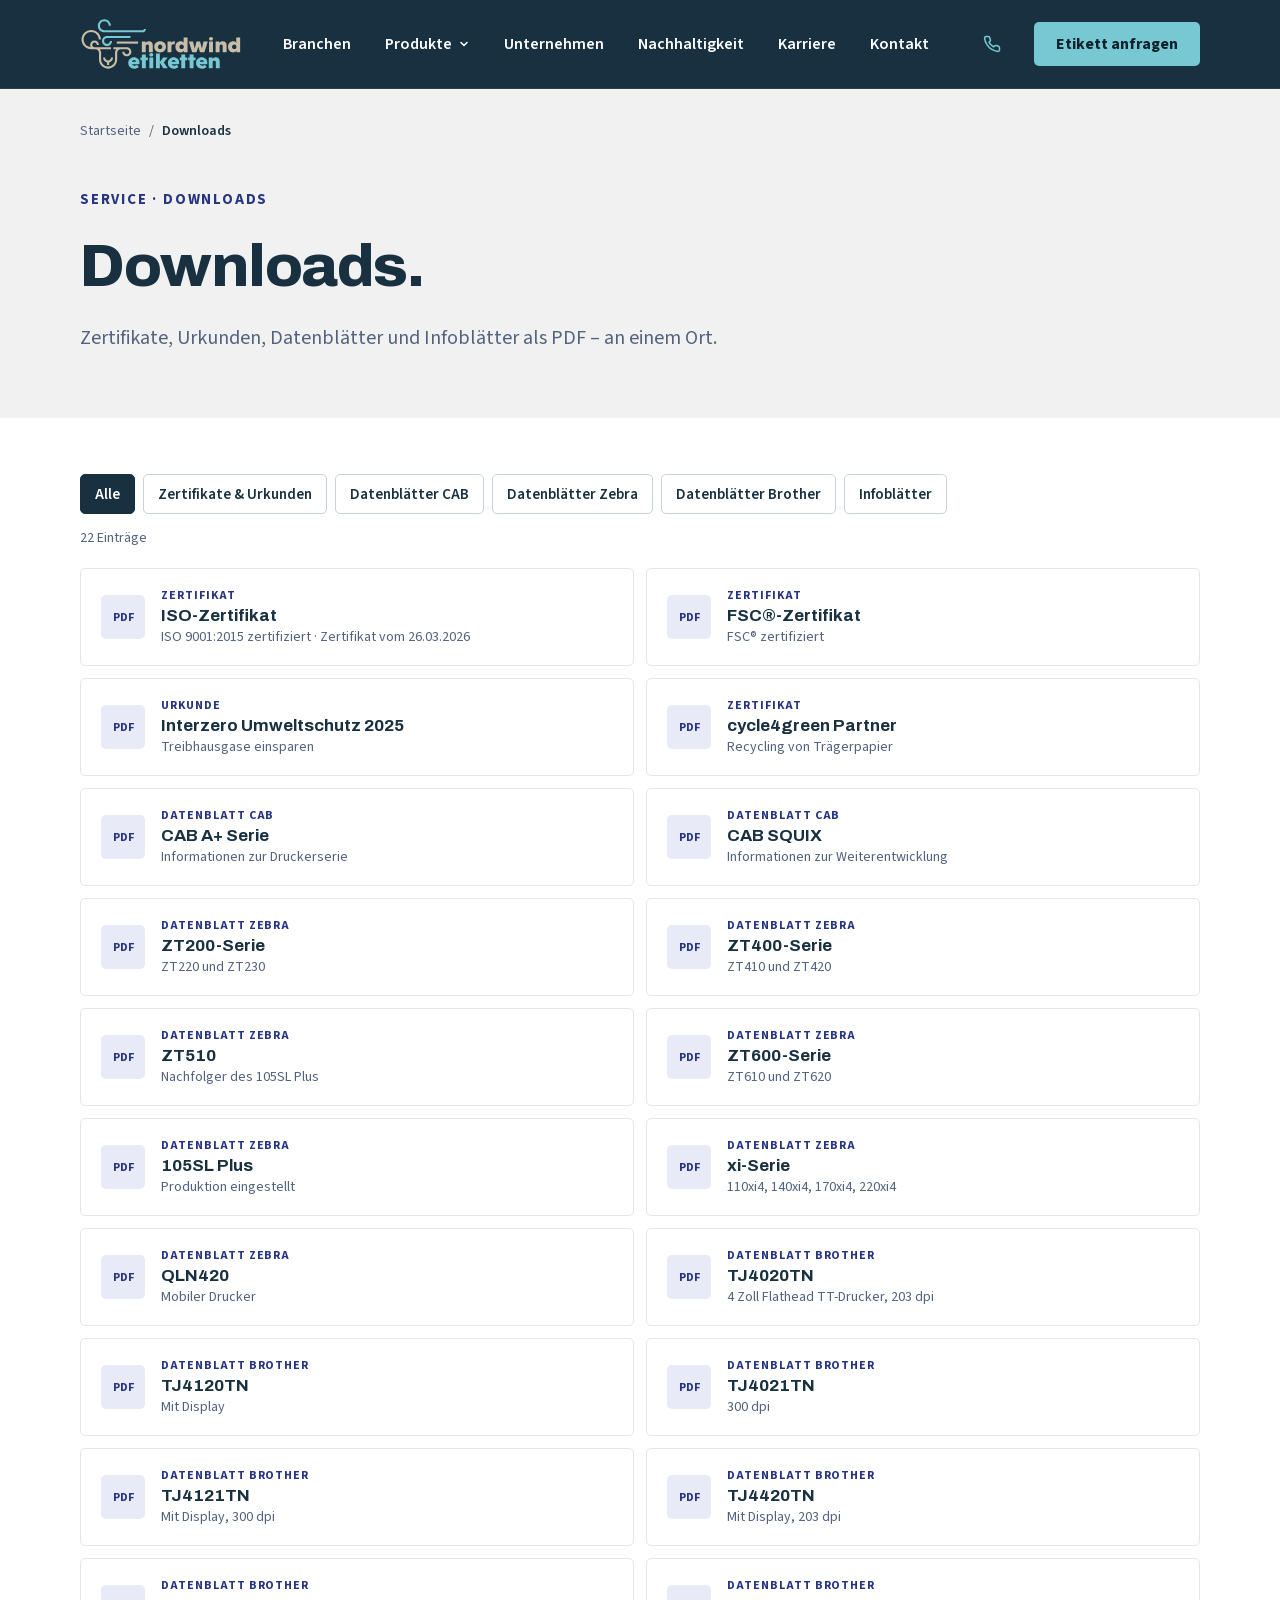
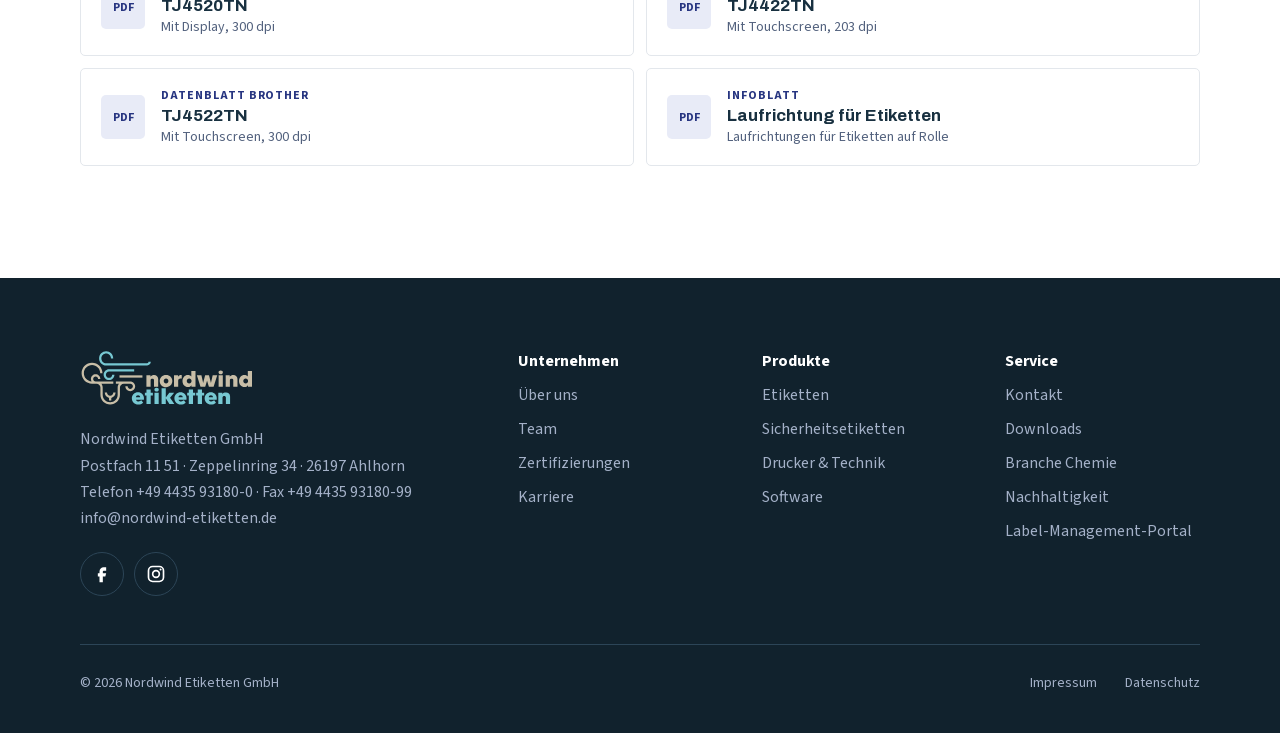
<file: downloads.html>
<!doctype html>
<html lang="de">
<head>
  <meta charset="utf-8">
  <meta name="viewport" content="width=device-width, initial-scale=1">
  <meta name="robots" content="noindex, nofollow">
  <title>Downloads – Nordwind Etiketten</title>
  <meta name="description" content="Zertifikate, Urkunden und Datenblätter von Nordwind Etiketten zum Herunterladen.">
  <link rel="icon" href="img/logo-nordwind.svg">
  <link rel="stylesheet" href="styles.css">
  <link rel="stylesheet" href="pages.css">
  <script>document.documentElement.classList.add('js');setTimeout(function(){if(!window.__nwReady){document.documentElement.classList.remove('js');}},3000);</script>
</head>
<body>

<header class="site-header">
  <div class="wrap">
    <a class="logo" href="index.html" aria-label="Nordwind Etiketten – Startseite"><img src="img/logo-nordwind.svg" alt="Nordwind Etiketten"></a>
    <nav class="nav" aria-label="Hauptnavigation">
      <a href="index.html#branchen">Branchen</a>
      <div class="nav-item has-mega">
        <a class="nav-trigger" href="etiketten.html" aria-expanded="false">Produkte<svg width="12" height="12" viewBox="0 0 24 24" fill="none" stroke="currentColor" stroke-width="3" stroke-linecap="round" stroke-linejoin="round" aria-hidden="true"><path d="M6 9l6 6 6-6"/></svg></a>
        <div class="mega">
          <div class="mega-col"><strong>Etiketten</strong><a href="etiketten.html#uebersicht">Etikettenarten &amp; Anwendungen</a><a href="sicherheitsetiketten.html">Sicherheitsetiketten</a><a href="etiketten.html#materialien">Materialien &amp; Klebstoffe</a><a href="etiketten.html#druck">Druck, Farben &amp; Veredelung</a><a href="etiketten.html#aufmachung">Aufmachung, Lager &amp; Repro</a></div>
          <div class="mega-col"><strong>Drucker &amp; Technik</strong><a href="technik.html#drucker">Etikettendrucker im Vergleich</a><a href="technik.html#etikettierung">Etikettier- &amp; Spendeanlagen</a><a href="technik.html#barcodetechnik">Barcodetechnik</a><a href="technik.html#folien">Thermotransferfolien</a></div>
          <div class="mega-col"><strong>Software &amp; Service</strong><a href="technik.html#software">Software</a><a href="downloads.html">Downloads</a><a href="http://www.label-management.de/" rel="noopener">Label-Management-Portal</a></div>
        </div>
      </div>
      <a href="ueber-uns.html">Unternehmen</a>
      <a href="nachhaltigkeit.html">Nachhaltigkeit</a>
      <a href="index.html#karriere">Karriere</a>
      <a href="team-kontakt.html">Kontakt</a>
    </nav>
    <div class="header-actions">
      <a class="phone" href="tel:+4944359318000" aria-label="Anrufen: +49 4435 93180-0">
        <svg width="18" height="18" viewBox="0 0 24 24" fill="none" stroke="#77C8D2" stroke-width="2" stroke-linecap="round" stroke-linejoin="round" aria-hidden="true"><path d="M22 16.9v3a2 2 0 0 1-2.2 2 19.8 19.8 0 0 1-8.6-3.1 19.5 19.5 0 0 1-6-6A19.8 19.8 0 0 1 2.1 4.2 2 2 0 0 1 4.1 2h3a2 2 0 0 1 2 1.7c.1.9.4 1.8.7 2.7a2 2 0 0 1-.5 2.1L8 9.8a16 16 0 0 0 6 6l1.3-1.3a2 2 0 0 1 2.1-.4c.9.3 1.8.6 2.7.7a2 2 0 0 1 1.7 2z"/></svg>
        <span class="phone-text">+49 4435 93180-0</span>
      </a>
      <a class="btn btn--teal header-cta" href="team-kontakt.html">Etikett anfragen</a>
      <button class="burger" type="button" aria-label="Menü öffnen" aria-expanded="false" aria-controls="mobile-nav">
        <svg width="24" height="24" viewBox="0 0 24 24" fill="none" stroke="#ffffff" stroke-width="2" stroke-linecap="round" aria-hidden="true"><path d="M4 7h16M4 12h16M4 17h10"/></svg>
      </button>
    </div>
  </div>
  <nav id="mobile-nav" class="mobile-nav" aria-label="Mobile Navigation" hidden>
    <div class="wrap">
      <a href="index.html#branchen">Branchen</a>
      <details class="mnav-group">
        <summary>Produkte</summary>
        <div class="mnav-sub"><a href="etiketten.html">Etiketten-Übersicht</a><a href="sicherheitsetiketten.html">Sicherheitsetiketten</a><a href="technik.html">Drucker &amp; Technik</a><a href="technik.html#software">Software</a><a href="downloads.html">Downloads</a></div>
      </details>
      <a href="ueber-uns.html">Unternehmen</a>
      <a href="nachhaltigkeit.html">Nachhaltigkeit</a>
      <a href="index.html#karriere">Karriere</a>
      <a href="team-kontakt.html">Kontakt</a>
      <a class="btn btn--teal" href="team-kontakt.html">Etikett anfragen</a>
      <div class="social">
        <a href="https://www.facebook.com/nordwindetiketten/" target="_blank" rel="noopener" aria-label="Nordwind Etiketten auf Facebook"><svg width="20" height="20" viewBox="0 0 24 24" fill="currentColor" aria-hidden="true"><path d="M14 8h3V4h-3c-2.8 0-5 2.2-5 5v2H7v4h2v7h4v-7h3l1-4h-4V9c0-.6.4-1 1-1z"/></svg></a>
        <a href="https://www.instagram.com/nordwindetiketten/" target="_blank" rel="noopener" aria-label="Nordwind Etiketten auf Instagram"><svg width="20" height="20" viewBox="0 0 24 24" fill="none" stroke="currentColor" stroke-width="2" aria-hidden="true"><rect x="3" y="3" width="18" height="18" rx="5"/><circle cx="12" cy="12" r="4"/><circle cx="17.5" cy="6.5" r="1.2" fill="currentColor" stroke="none"/></svg></a>
      </div>
    </div>
  </nav>
</header>

<main>
  <section class="page-hero page-hero--light" style="padding-bottom: 64px;">
    <div class="wrap">
      <nav class="breadcrumb" aria-label="Brotkrumen"><a href="index.html">Startseite</a><span aria-hidden="true">/</span><span aria-current="page">Downloads</span></nav>
      <div class="page-hero-grid" style="grid-template-columns: minmax(0, 1fr);">
        <div class="page-hero-copy" style="max-width: 820px;">
          <div class="eyebrow">Service · Downloads</div>
          <h1>Downloads.</h1>
          <p class="hero-lead">Zertifikate, Urkunden, Datenblätter und Infoblätter als PDF – an einem Ort.</p>
        </div>
      </div>
    </div>
  </section>

  <section class="section" style="padding-top: 56px;">
    <div class="wrap">
      <div class="filter-bar" data-filter-for="downloadliste" role="group" aria-label="Downloads filtern">
        <button type="button" data-value="alle">Alle</button>
        <button type="button" data-value="zertifikate">Zertifikate &amp; Urkunden</button>
        <button type="button" data-value="cab">Datenblätter CAB</button>
        <button type="button" data-value="zebra">Datenblätter Zebra</button>
        <button type="button" data-value="brother">Datenblätter Brother</button>
        <button type="button" data-value="info">Infoblätter</button>
      </div>
      <p class="result-count" data-count-for="downloadliste" aria-live="polite"></p>

      <ul class="dl-list" id="downloadliste">
        <li class="dl-item" data-tags="zertifikate"><a href="https://nordwind-etiketten.de/wp-content/uploads/Nordwind_ISO-Zertifikat_2026_01_100_055031_Main_DE.pdf" target="_blank" rel="noopener"><span class="dl-icon">PDF</span><span class="dl-text"><span class="dl-cat">Zertifikat</span><strong>ISO-Zertifikat</strong><small>ISO 9001:2015 zertifiziert · Zertifikat vom 26.03.2026</small></span></a></li>
        <li class="dl-item" data-tags="zertifikate"><a href="https://nordwind-etiketten.de/wp-content/uploads/FSC-Nordwind-Etiketten-certificate-main-GE-I.pdf" target="_blank" rel="noopener"><span class="dl-icon">PDF</span><span class="dl-text"><span class="dl-cat">Zertifikat</span><strong>FSC®-Zertifikat</strong><small>FSC® zertifiziert</small></span></a></li>
        <li class="dl-item" data-tags="zertifikate"><a href="https://nordwind-etiketten.de/wp-content/uploads/Interzero_Umweltschutz-Urkunde-2025_Nordwind-Etiketten-GmbH.pdf" target="_blank" rel="noopener"><span class="dl-icon">PDF</span><span class="dl-text"><span class="dl-cat">Urkunde</span><strong>Interzero Umweltschutz 2025</strong><small>Treibhausgase einsparen</small></span></a></li>
        <li class="dl-item" data-tags="zertifikate"><a href="https://nordwind-etiketten.de/wp-content/uploads/C4G-Zertifikat-2024_Nordwind-Etiketten_Plaspaper.pdf" target="_blank" rel="noopener"><span class="dl-icon">PDF</span><span class="dl-text"><span class="dl-cat">Zertifikat</span><strong>cycle4green Partner</strong><small>Recycling von Trägerpapier</small></span></a></li>

        <li class="dl-item" data-tags="cab"><a href="https://nordwind-etiketten.de/wp-content/uploads/2016/06/CAB-A4_D_5.pdf" target="_blank" rel="noopener"><span class="dl-icon">PDF</span><span class="dl-text"><span class="dl-cat">Datenblatt CAB</span><strong>CAB A+ Serie</strong><small>Informationen zur Druckerserie</small></span></a></li>
        <li class="dl-item" data-tags="cab"><a href="https://nordwind-etiketten.de/wp-content/uploads/2016/09/squix_4_de.pdf" target="_blank" rel="noopener"><span class="dl-icon">PDF</span><span class="dl-text"><span class="dl-cat">Datenblatt CAB</span><strong>CAB SQUIX</strong><small>Informationen zur Weiterentwicklung</small></span></a></li>

        <li class="dl-item" data-tags="zebra"><a href="https://nordwind-etiketten.de/wp-content/uploads/2016/04/ZT-200-Serie1.pdf" target="_blank" rel="noopener"><span class="dl-icon">PDF</span><span class="dl-text"><span class="dl-cat">Datenblatt Zebra</span><strong>ZT200-Serie</strong><small>ZT220 und ZT230</small></span></a></li>
        <li class="dl-item" data-tags="zebra"><a href="https://nordwind-etiketten.de/wp-content/uploads/2016/04/DB_Drucker_Clever_Zebra_ZT-400-Serie_1405051.pdf" target="_blank" rel="noopener"><span class="dl-icon">PDF</span><span class="dl-text"><span class="dl-cat">Datenblatt Zebra</span><strong>ZT400-Serie</strong><small>ZT410 und ZT420</small></span></a></li>
        <li class="dl-item" data-tags="zebra"><a href="https://nordwind-etiketten.de/wp-content/uploads/2017/07/zt510_de.pdf" target="_blank" rel="noopener"><span class="dl-icon">PDF</span><span class="dl-text"><span class="dl-cat">Datenblatt Zebra</span><strong>ZT510</strong><small>Nachfolger des 105SL Plus</small></span></a></li>
        <li class="dl-item" data-tags="zebra"><a href="https://nordwind-etiketten.de/wp-content/uploads/2017/07/zt600er_de.pdf" target="_blank" rel="noopener"><span class="dl-icon">PDF</span><span class="dl-text"><span class="dl-cat">Datenblatt Zebra</span><strong>ZT600-Serie</strong><small>ZT610 und ZT620</small></span></a></li>
        <li class="dl-item" data-tags="zebra"><a href="https://nordwind-etiketten.de/wp-content/uploads/2016/05/DB_Drucker_Clever_Zebra-105SL-plus_130320.pdf" target="_blank" rel="noopener"><span class="dl-icon">PDF</span><span class="dl-text"><span class="dl-cat">Datenblatt Zebra</span><strong>105SL Plus</strong><small>Produktion eingestellt</small></span></a></li>
        <li class="dl-item" data-tags="zebra"><a href="https://nordwind-etiketten.de/wp-content/uploads/2016/05/Zebra-xi-Serie1.pdf" target="_blank" rel="noopener"><span class="dl-icon">PDF</span><span class="dl-text"><span class="dl-cat">Datenblatt Zebra</span><strong>xi-Serie</strong><small>110xi4, 140xi4, 170xi4, 220xi4</small></span></a></li>
        <li class="dl-item" data-tags="zebra"><a href="https://nordwind-etiketten.de/wp-content/uploads/2016/06/Datenblatt_Qln420.pdf" target="_blank" rel="noopener"><span class="dl-icon">PDF</span><span class="dl-text"><span class="dl-cat">Datenblatt Zebra</span><strong>QLN420</strong><small>Mobiler Drucker</small></span></a></li>

        <li class="dl-item" data-tags="brother"><a href="https://nordwind-etiketten.de/wp-content/uploads/TJ-Low-Step-Data-Sheet.pdf" target="_blank" rel="noopener"><span class="dl-icon">PDF</span><span class="dl-text"><span class="dl-cat">Datenblatt Brother</span><strong>TJ4020TN</strong><small>4 Zoll Flathead TT-Drucker, 203 dpi</small></span></a></li>
        <li class="dl-item" data-tags="brother"><a href="https://nordwind-etiketten.de/wp-content/uploads/TJ-Low-Step-Data-Sheet.pdf" target="_blank" rel="noopener"><span class="dl-icon">PDF</span><span class="dl-text"><span class="dl-cat">Datenblatt Brother</span><strong>TJ4120TN</strong><small>Mit Display</small></span></a></li>
        <li class="dl-item" data-tags="brother"><a href="https://nordwind-etiketten.de/wp-content/uploads/TJ-Low-Step-Data-Sheet.pdf" target="_blank" rel="noopener"><span class="dl-icon">PDF</span><span class="dl-text"><span class="dl-cat">Datenblatt Brother</span><strong>TJ4021TN</strong><small>300 dpi</small></span></a></li>
        <li class="dl-item" data-tags="brother"><a href="https://nordwind-etiketten.de/wp-content/uploads/TJ-Low-Step-Data-Sheet.pdf" target="_blank" rel="noopener"><span class="dl-icon">PDF</span><span class="dl-text"><span class="dl-cat">Datenblatt Brother</span><strong>TJ4121TN</strong><small>Mit Display, 300 dpi</small></span></a></li>
        <li class="dl-item" data-tags="brother"><a href="https://nordwind-etiketten.de/wp-content/uploads/TJ-Mid-Step-Datenblatt.pdf" target="_blank" rel="noopener"><span class="dl-icon">PDF</span><span class="dl-text"><span class="dl-cat">Datenblatt Brother</span><strong>TJ4420TN</strong><small>Mit Display, 203 dpi</small></span></a></li>
        <li class="dl-item" data-tags="brother"><a href="https://nordwind-etiketten.de/wp-content/uploads/TJ-Mid-Step-Datenblatt.pdf" target="_blank" rel="noopener"><span class="dl-icon">PDF</span><span class="dl-text"><span class="dl-cat">Datenblatt Brother</span><strong>TJ4520TN</strong><small>Mit Display, 300 dpi</small></span></a></li>
        <li class="dl-item" data-tags="brother"><a href="https://nordwind-etiketten.de/wp-content/uploads/TJ-Mid-Step-Datenblatt.pdf" target="_blank" rel="noopener"><span class="dl-icon">PDF</span><span class="dl-text"><span class="dl-cat">Datenblatt Brother</span><strong>TJ4422TN</strong><small>Mit Touchscreen, 203 dpi</small></span></a></li>
        <li class="dl-item" data-tags="brother"><a href="https://nordwind-etiketten.de/wp-content/uploads/TJ-Mid-Step-Datenblatt.pdf" target="_blank" rel="noopener"><span class="dl-icon">PDF</span><span class="dl-text"><span class="dl-cat">Datenblatt Brother</span><strong>TJ4522TN</strong><small>Mit Touchscreen, 300 dpi</small></span></a></li>

        <li class="dl-item" data-tags="info"><a href="https://www.nordwind-etiketten.de/wp-content/uploads/2012/02/Laufrichtung-f%C3%BCr-Etiketten-auf-Rolle-Neutral-01.pdf" target="_blank" rel="noopener"><span class="dl-icon">PDF</span><span class="dl-text"><span class="dl-cat">Infoblatt</span><strong>Laufrichtung für Etiketten</strong><small>Laufrichtungen für Etiketten auf Rolle</small></span></a></li>
      </ul>
    </div>
  </section>
</main>

<footer class="site-footer">
  <div class="wrap">
    <div class="footer-grid">
      <div class="footer-brand">
        <img src="img/logo-nordwind.svg" alt="Nordwind Etiketten">
        <p>Nordwind Etiketten GmbH<br>Postfach 11 51 · Zeppelinring 34 · 26197 Ahlhorn<br>Telefon +49 4435 93180-0 · Fax +49 4435 93180-99<br>info@nordwind-etiketten.de</p>
        <div class="social">
          <a href="https://www.facebook.com/nordwindetiketten/" target="_blank" rel="noopener" aria-label="Nordwind Etiketten auf Facebook"><svg width="20" height="20" viewBox="0 0 24 24" fill="currentColor" aria-hidden="true"><path d="M14 8h3V4h-3c-2.8 0-5 2.2-5 5v2H7v4h2v7h4v-7h3l1-4h-4V9c0-.6.4-1 1-1z"/></svg></a>
          <a href="https://www.instagram.com/nordwindetiketten/" target="_blank" rel="noopener" aria-label="Nordwind Etiketten auf Instagram"><svg width="20" height="20" viewBox="0 0 24 24" fill="none" stroke="currentColor" stroke-width="2" aria-hidden="true"><rect x="3" y="3" width="18" height="18" rx="5"/><circle cx="12" cy="12" r="4"/><circle cx="17.5" cy="6.5" r="1.2" fill="currentColor" stroke="none"/></svg></a>
        </div>
      </div>
      <div class="footer-col"><strong>Unternehmen</strong><a href="ueber-uns.html">Über uns</a><a href="team-kontakt.html#team">Team</a><a href="ueber-uns.html#zertifikate">Zertifizierungen</a><a href="index.html#karriere">Karriere</a></div>
      <div class="footer-col"><strong>Produkte</strong><a href="etiketten.html">Etiketten</a><a href="sicherheitsetiketten.html">Sicherheitsetiketten</a><a href="technik.html">Drucker &amp; Technik</a><a href="technik.html#software">Software</a></div>
      <div class="footer-col"><strong>Service</strong><a href="team-kontakt.html">Kontakt</a><a href="downloads.html">Downloads</a><a href="branche-chemie.html">Branche Chemie</a><a href="nachhaltigkeit.html">Nachhaltigkeit</a><a href="http://www.label-management.de/" rel="noopener">Label-Management-Portal</a></div>
    </div>
    <div class="footer-bottom">
      <span>© <span data-year>2026</span> Nordwind Etiketten GmbH</span>
      <nav aria-label="Rechtliches"><a href="impressum.html">Impressum</a><a href="datenschutz.html">Datenschutz</a></nav>
    </div>
  </div>
</footer>

<div class="mobile-cta">
  <a href="tel:+4944359318000"><svg width="18" height="18" viewBox="0 0 24 24" fill="none" stroke="currentColor" stroke-width="2" stroke-linecap="round" stroke-linejoin="round" aria-hidden="true"><path d="M22 16.9v3a2 2 0 0 1-2.2 2 19.8 19.8 0 0 1-8.6-3.1 19.5 19.5 0 0 1-6-6A19.8 19.8 0 0 1 2.1 4.2 2 2 0 0 1 4.1 2h3a2 2 0 0 1 2 1.7c.1.9.4 1.8.7 2.7a2 2 0 0 1-.5 2.1L8 9.8a16 16 0 0 0 6 6l1.3-1.3a2 2 0 0 1 2.1-.4c.9.3 1.8.6 2.7.7a2 2 0 0 1 1.7 2z"/></svg>Anrufen</a>
  <a class="is-primary" href="team-kontakt.html#nachricht">Etikett anfragen</a>
</div>

<script src="main.js"></script>
</body>
</html>
</file>
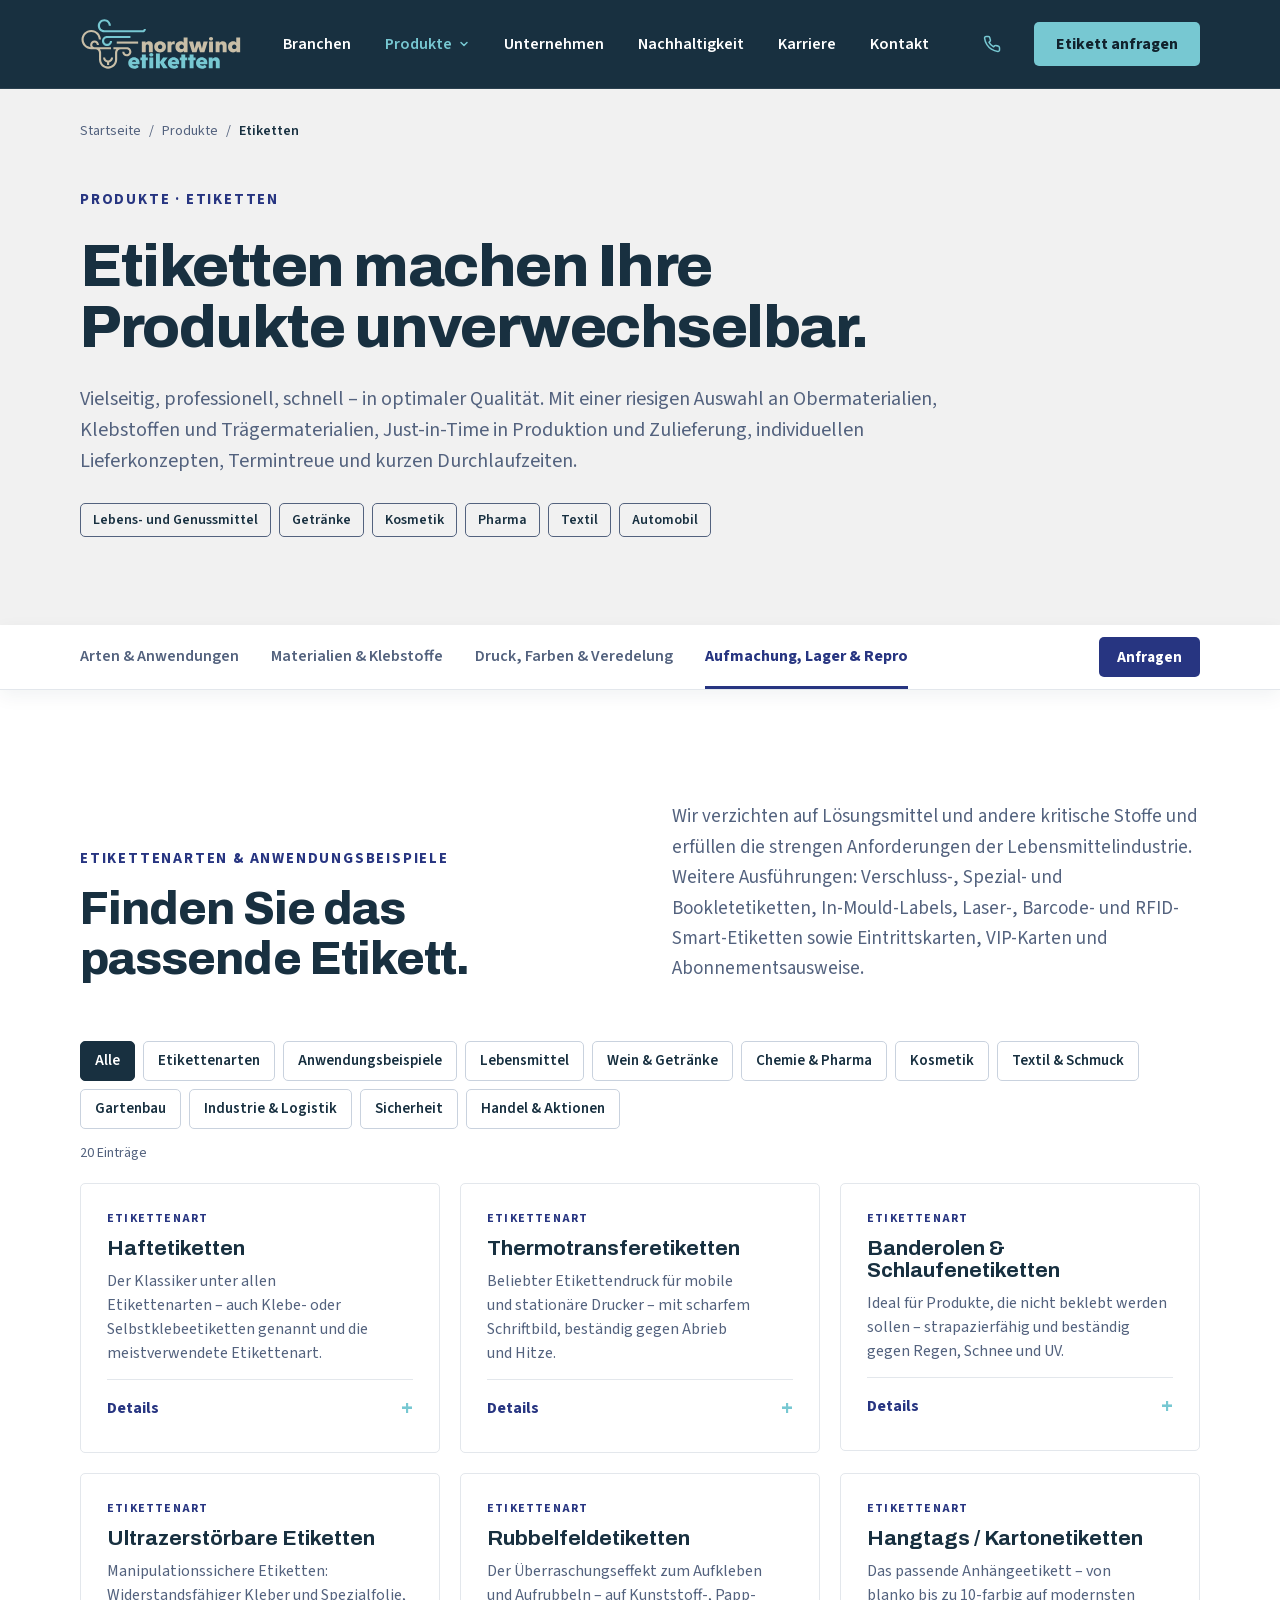
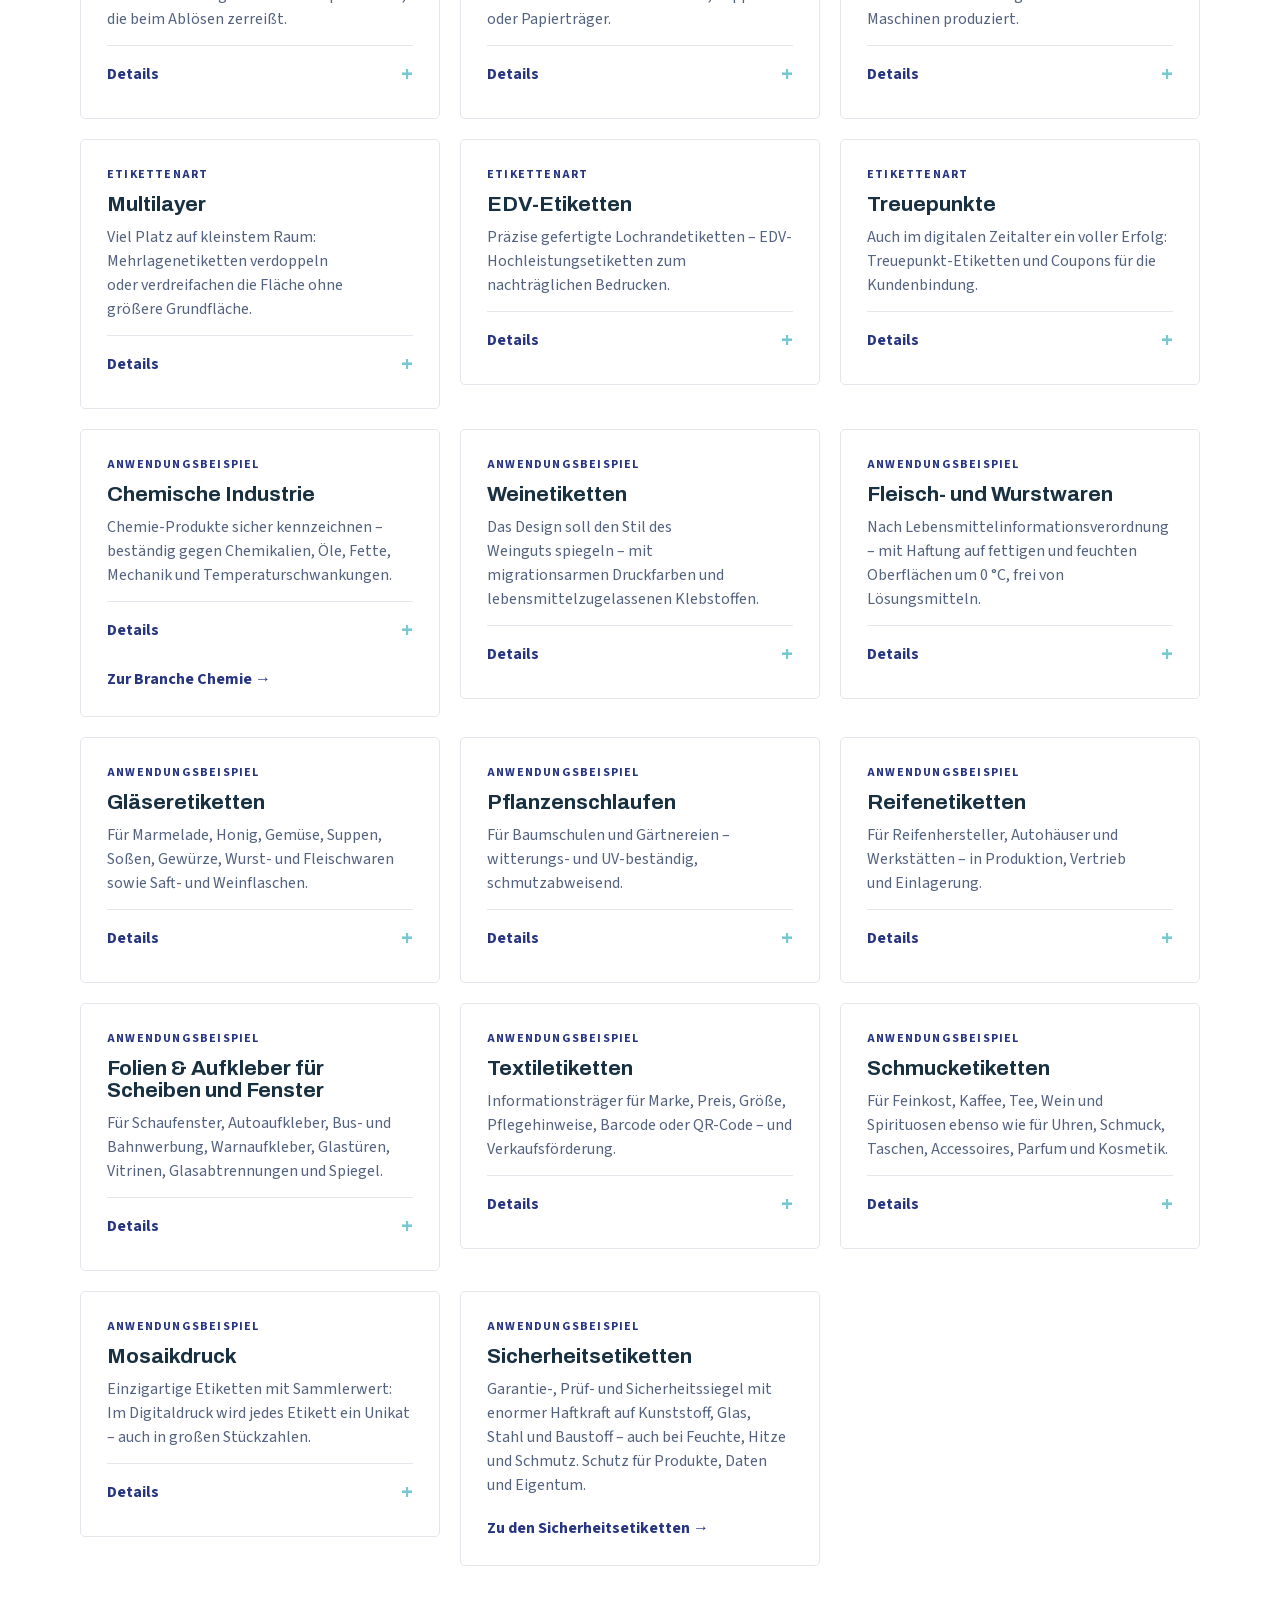
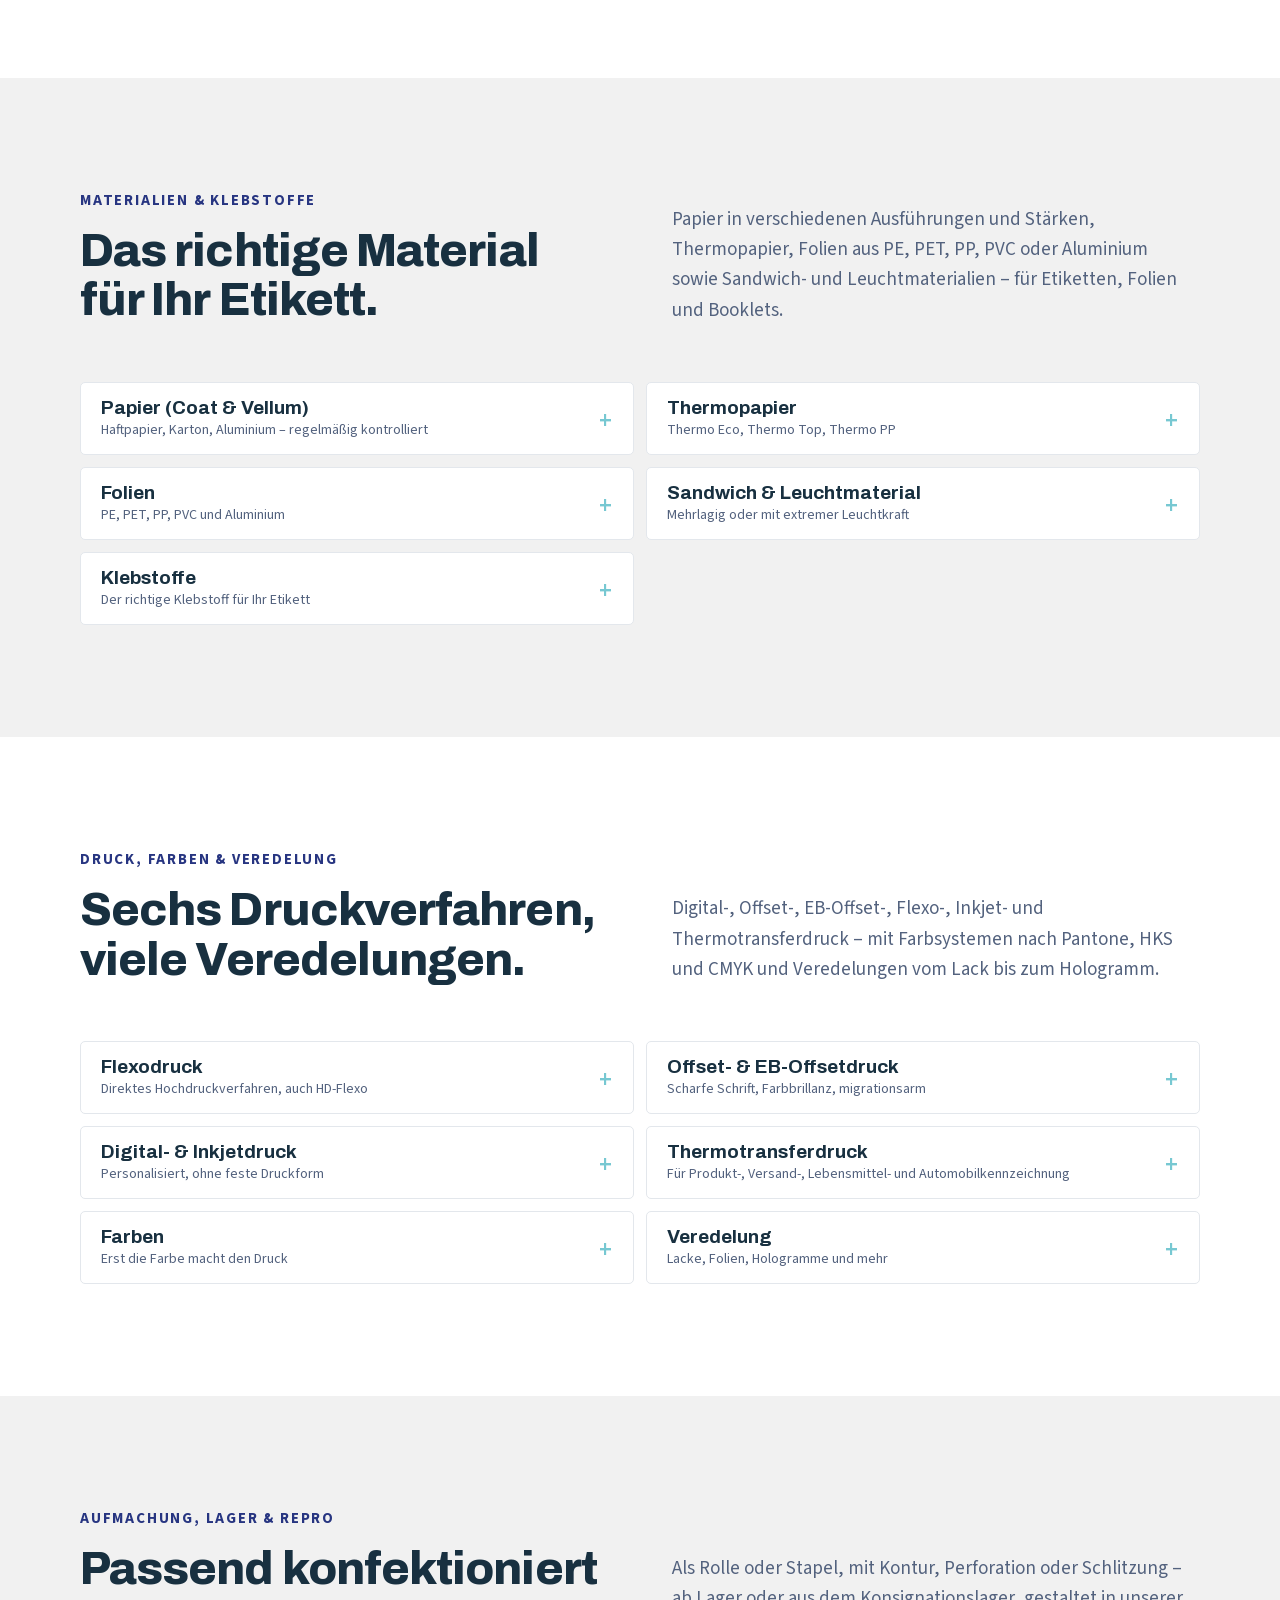
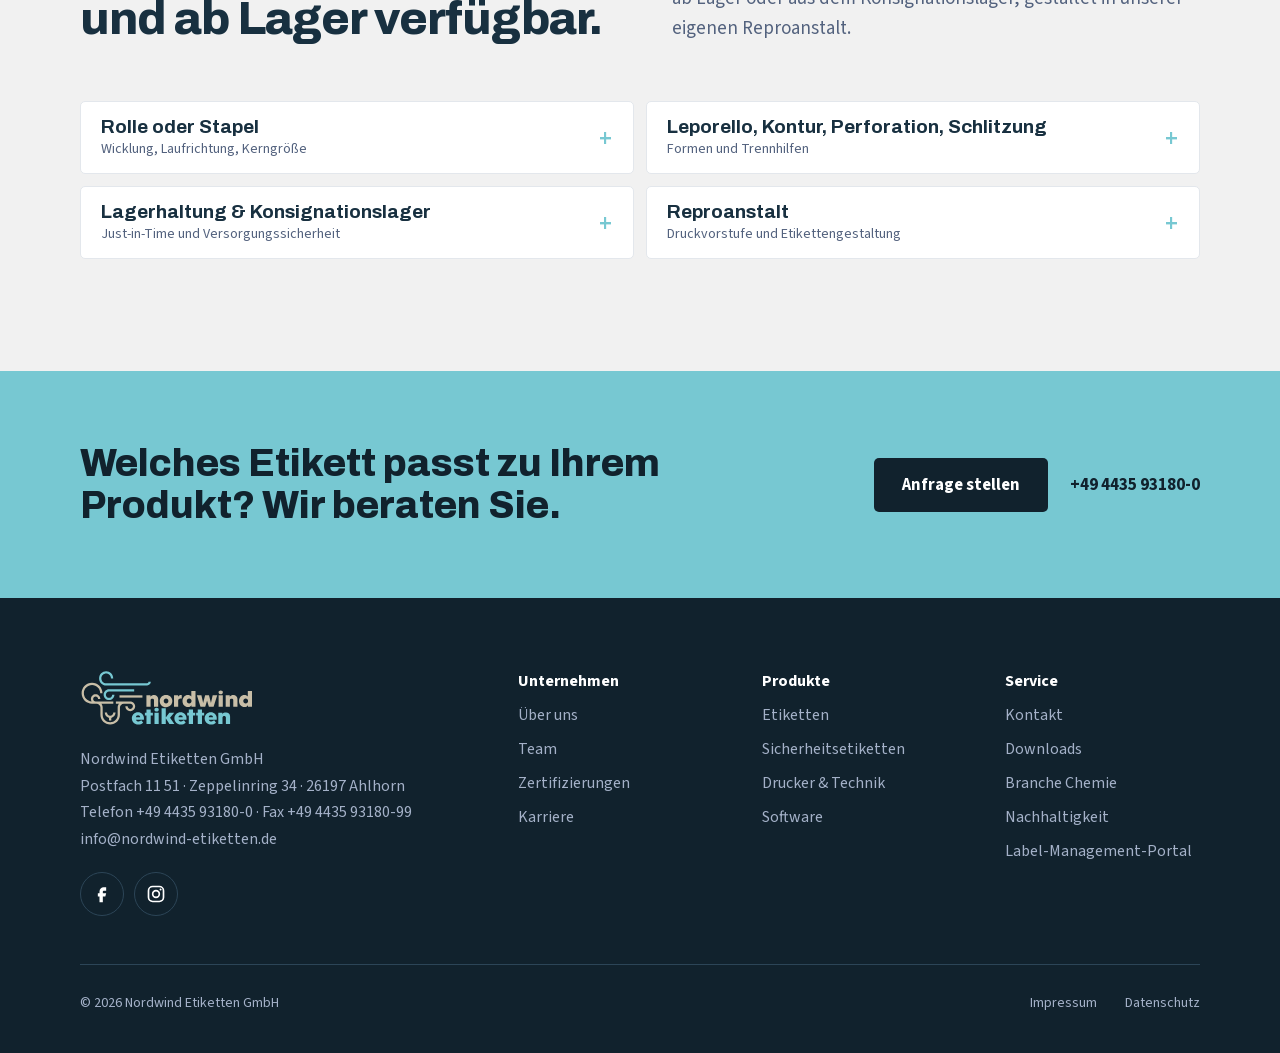
<file: etiketten.html>
<!doctype html>
<html lang="de">
<head>
  <meta charset="utf-8">
  <meta name="viewport" content="width=device-width, initial-scale=1">
  <meta name="robots" content="noindex, nofollow">
  <title>Etiketten – Nordwind Etiketten</title>
  <meta name="description" content="Alle Etikettenarten und Anwendungsbeispiele von Nordwind Etiketten – mit Materialien, Klebstoffen, Druckverfahren, Veredelung und Aufmachung.">
  <link rel="icon" href="img/logo-nordwind.svg">
  <link rel="stylesheet" href="styles.css">
  <link rel="stylesheet" href="pages.css">
  <script>document.documentElement.classList.add('js');setTimeout(function(){if(!window.__nwReady){document.documentElement.classList.remove('js');}},3000);</script>
</head>
<body>

<header class="site-header">
  <div class="wrap">
    <a class="logo" href="index.html" aria-label="Nordwind Etiketten – Startseite"><img src="img/logo-nordwind.svg" alt="Nordwind Etiketten"></a>
    <nav class="nav" aria-label="Hauptnavigation">
      <a href="index.html#branchen">Branchen</a>
      <div class="nav-item has-mega">
        <a class="nav-trigger" href="etiketten.html" aria-expanded="false" aria-current="true">Produkte<svg width="12" height="12" viewBox="0 0 24 24" fill="none" stroke="currentColor" stroke-width="3" stroke-linecap="round" stroke-linejoin="round" aria-hidden="true"><path d="M6 9l6 6 6-6"/></svg></a>
        <div class="mega">
          <div class="mega-col"><strong>Etiketten</strong><a href="etiketten.html#uebersicht">Etikettenarten &amp; Anwendungen</a><a href="sicherheitsetiketten.html">Sicherheitsetiketten</a><a href="etiketten.html#materialien">Materialien &amp; Klebstoffe</a><a href="etiketten.html#druck">Druck, Farben &amp; Veredelung</a><a href="etiketten.html#aufmachung">Aufmachung, Lager &amp; Repro</a></div>
          <div class="mega-col"><strong>Drucker &amp; Technik</strong><a href="technik.html#drucker">Etikettendrucker im Vergleich</a><a href="technik.html#etikettierung">Etikettier- &amp; Spendeanlagen</a><a href="technik.html#barcodetechnik">Barcodetechnik</a><a href="technik.html#folien">Thermotransferfolien</a></div>
          <div class="mega-col"><strong>Software &amp; Service</strong><a href="technik.html#software">Software</a><a href="downloads.html">Downloads</a><a href="http://www.label-management.de/" rel="noopener">Label-Management-Portal</a></div>
        </div>
      </div>
      <a href="ueber-uns.html">Unternehmen</a>
      <a href="nachhaltigkeit.html">Nachhaltigkeit</a>
      <a href="index.html#karriere">Karriere</a>
      <a href="team-kontakt.html">Kontakt</a>
    </nav>
    <div class="header-actions">
      <a class="phone" href="tel:+4944359318000" aria-label="Anrufen: +49 4435 93180-0">
        <svg width="18" height="18" viewBox="0 0 24 24" fill="none" stroke="#77C8D2" stroke-width="2" stroke-linecap="round" stroke-linejoin="round" aria-hidden="true"><path d="M22 16.9v3a2 2 0 0 1-2.2 2 19.8 19.8 0 0 1-8.6-3.1 19.5 19.5 0 0 1-6-6A19.8 19.8 0 0 1 2.1 4.2 2 2 0 0 1 4.1 2h3a2 2 0 0 1 2 1.7c.1.9.4 1.8.7 2.7a2 2 0 0 1-.5 2.1L8 9.8a16 16 0 0 0 6 6l1.3-1.3a2 2 0 0 1 2.1-.4c.9.3 1.8.6 2.7.7a2 2 0 0 1 1.7 2z"/></svg>
        <span class="phone-text">+49 4435 93180-0</span>
      </a>
      <a class="btn btn--teal header-cta" href="team-kontakt.html">Etikett anfragen</a>
      <button class="burger" type="button" aria-label="Menü öffnen" aria-expanded="false" aria-controls="mobile-nav">
        <svg width="24" height="24" viewBox="0 0 24 24" fill="none" stroke="#ffffff" stroke-width="2" stroke-linecap="round" aria-hidden="true"><path d="M4 7h16M4 12h16M4 17h10"/></svg>
      </button>
    </div>
  </div>
  <nav id="mobile-nav" class="mobile-nav" aria-label="Mobile Navigation" hidden>
    <div class="wrap">
      <a href="index.html#branchen">Branchen</a>
      <details class="mnav-group">
        <summary>Produkte</summary>
        <div class="mnav-sub"><a href="etiketten.html">Etiketten-Übersicht</a><a href="sicherheitsetiketten.html">Sicherheitsetiketten</a><a href="technik.html">Drucker &amp; Technik</a><a href="technik.html#software">Software</a><a href="downloads.html">Downloads</a></div>
      </details>
      <a href="ueber-uns.html">Unternehmen</a>
      <a href="nachhaltigkeit.html">Nachhaltigkeit</a>
      <a href="index.html#karriere">Karriere</a>
      <a href="team-kontakt.html">Kontakt</a>
      <a class="btn btn--teal" href="team-kontakt.html">Etikett anfragen</a>
      <div class="social">
        <a href="https://www.facebook.com/nordwindetiketten/" target="_blank" rel="noopener" aria-label="Nordwind Etiketten auf Facebook"><svg width="20" height="20" viewBox="0 0 24 24" fill="currentColor" aria-hidden="true"><path d="M14 8h3V4h-3c-2.8 0-5 2.2-5 5v2H7v4h2v7h4v-7h3l1-4h-4V9c0-.6.4-1 1-1z"/></svg></a>
        <a href="https://www.instagram.com/nordwindetiketten/" target="_blank" rel="noopener" aria-label="Nordwind Etiketten auf Instagram"><svg width="20" height="20" viewBox="0 0 24 24" fill="none" stroke="currentColor" stroke-width="2" aria-hidden="true"><rect x="3" y="3" width="18" height="18" rx="5"/><circle cx="12" cy="12" r="4"/><circle cx="17.5" cy="6.5" r="1.2" fill="currentColor" stroke="none"/></svg></a>
      </div>
    </div>
  </nav>
</header>

<main>
  <section class="page-hero page-hero--light">
    <div class="wrap">
      <nav class="breadcrumb" aria-label="Brotkrumen"><a href="index.html">Startseite</a><span aria-hidden="true">/</span><span>Produkte</span><span aria-hidden="true">/</span><span aria-current="page">Etiketten</span></nav>
      <div class="page-hero-grid" style="grid-template-columns: minmax(0, 1fr);">
        <div class="page-hero-copy" style="max-width: 860px;">
          <div class="eyebrow">Produkte · Etiketten</div>
          <h1>Etiketten machen Ihre Produkte unverwechselbar.</h1>
          <p class="hero-lead">Vielseitig, professionell, schnell – in optimaler Qualität. Mit einer riesigen Auswahl an Obermaterialien, Klebstoffen und Trägermaterialien, Just-in-Time in Produktion und Zulieferung, individuellen Lieferkonzepten, Termintreue und kurzen Durchlaufzeiten.</p>
          <div class="tag-list"><span class="tag">Lebens- und Genussmittel</span><span class="tag">Getränke</span><span class="tag">Kosmetik</span><span class="tag">Pharma</span><span class="tag">Textil</span><span class="tag">Automobil</span></div>
        </div>
      </div>
    </div>
  </section>

  <nav class="subnav" aria-label="Auf dieser Seite">
    <div class="wrap">
      <div class="subnav-links">
        <a href="#uebersicht">Arten &amp; Anwendungen</a>
        <a href="#materialien">Materialien &amp; Klebstoffe</a>
        <a href="#druck">Druck, Farben &amp; Veredelung</a>
        <a href="#aufmachung">Aufmachung, Lager &amp; Repro</a>
      </div>
      <a class="btn btn--royal" href="team-kontakt.html">Anfragen</a>
    </div>
  </nav>

  <section class="section" id="uebersicht">
    <div class="wrap">
      <div class="section-head reveal">
        <div class="stack">
          <div class="eyebrow">Etikettenarten &amp; Anwendungsbeispiele</div>
          <h2 class="h2">Finden Sie das passende Etikett.</h2>
        </div>
        <p class="lead">Wir verzichten auf Lösungsmittel und andere kritische Stoffe und erfüllen die strengen Anforderungen der Lebensmittelindustrie. Weitere Ausführungen: Verschluss-, Spezial- und Bookletetiketten, In-Mould-Labels, Laser-, Barcode- und RFID-Smart-Etiketten sowie Eintrittskarten, VIP-Karten und Abonnementsausweise.</p>
      </div>

      <div class="filter-bar" data-filter-for="katalog" role="group" aria-label="Etiketten filtern">
        <button type="button" data-value="alle">Alle</button>
        <button type="button" data-value="art">Etikettenarten</button>
        <button type="button" data-value="anw">Anwendungsbeispiele</button>
        <button type="button" data-value="lebensmittel">Lebensmittel</button>
        <button type="button" data-value="getraenke">Wein &amp; Getränke</button>
        <button type="button" data-value="chemie">Chemie &amp; Pharma</button>
        <button type="button" data-value="kosmetik">Kosmetik</button>
        <button type="button" data-value="textil">Textil &amp; Schmuck</button>
        <button type="button" data-value="gartenbau">Gartenbau</button>
        <button type="button" data-value="industrie">Industrie &amp; Logistik</button>
        <button type="button" data-value="sicherheit">Sicherheit</button>
        <button type="button" data-value="aktionen">Handel &amp; Aktionen</button>
      </div>
      <p class="result-count" data-count-for="katalog" aria-live="polite"></p>

      <div class="catalog" id="katalog">
        <article class="catalog-card" data-tags="art lebensmittel getraenke chemie textil industrie">
          <span class="kind">Etikettenart</span>
          <h3>Haftetiketten</h3>
          <p>Der Klassiker unter allen Etikettenarten – auch Klebe- oder Selbstklebeetiketten genannt und die meistverwendete Etikettenart.</p>
          <details><summary>Details</summary><ul>
            <li>Branchen: Lebens- und Genussmittel (Produkt- und Flaschenetiketten), Pharma, Auto, Textil, Logistik; Steuerung von Produktions- und Logistikprozessen</li>
            <li>Einzel-Haftetiketten, Rollenhaftetiketten, Selbstklebeetiketten auf Bögen, Thermohaftetiketten, Haftetiketten für Textilien, temperaturbeständige, wasser- und säurefeste Klebeetiketten – Etiketten für jegliche Produkte</li>
            <li>Kombination verschiedener Drucktechnologien; Nachbearbeitung und Konfektionierung nach Wunsch</li>
            <li>Veredelung: Effektlackierung, Rückseitendruck, Laminierung</li>
            <li>Auf Wunsch rückstandsfrei ablösbar und wiederverwendbar – beschädigt empfindliche Oberflächen nicht</li>
          </ul></details>
        </article>
        <article class="catalog-card" data-tags="art lebensmittel chemie industrie">
          <span class="kind">Etikettenart</span>
          <h3>Thermotransferetiketten</h3>
          <p>Beliebter Etikettendruck für mobile und stationäre Drucker – mit scharfem Schriftbild, beständig gegen Abrieb und Hitze.</p>
          <details><summary>Details</summary><ul>
            <li>Farbbänder aus Wachs bzw. Harz werden per Hitze am Druckkopf übertragen</li>
            <li>Geringe Druckkosten, viele Farben und Qualitäten</li>
            <li>Branchen: Lebensmittel, Elektro, Pharma, Chemie – für Produkt-, Transport- und Versandkennzeichnung sowie Barcodes mit hohem Kontrast und hoher Scanrate</li>
            <li>Papier- oder Kunststoffetiketten mit permanenten, ablösbaren oder Spezialklebstoffen; passende Thermotransferfolien</li>
          </ul><a class="card-link" href="technik.html#folien">Zu den Thermotransferfolien →</a></details>
        </article>
        <article class="catalog-card" data-tags="art gartenbau lebensmittel industrie aktionen">
          <span class="kind">Etikettenart</span>
          <h3>Banderolen &amp; Schlaufenetiketten</h3>
          <p>Ideal für Produkte, die nicht beklebt werden sollen – strapazierfähig und beständig gegen Regen, Schnee und UV.</p>
          <details><summary>Details</summary><ul>
            <li>Schlüssellochstanzung; Banderolen mit Spezialklebstoff, aktiviert durch Wärme oder Feuchtigkeit</li>
            <li>Ein- oder zweiseitig und mehrfarbig bedruckbar; manuelle oder Thermotransferbeschriftung</li>
            <li>Gärtnereien, Baumschulen und Gartenbau (Produkt- und Preisauszeichnung); Lebensmittel (Fisch, Fleisch, Obst, Gemüse – lebensmittelecht)</li>
            <li>KFZ, Logistik, Tourismus (Schlüsselschlaufen, Maschinen- und Bauteile, Transportkisten, Kofferanhänger); Werbung</li>
            <li>Schmutzabweisend; Lieferung in Bogen- und Schlaufenformaten, per Perforation trennbar; Oberflächenbeschichtung für Laserdrucker</li>
            <li>Beratung von der Idee bis zur Umsetzung, unverbindliches Angebot</li>
          </ul></details>
        </article>
        <article class="catalog-card" data-tags="art sicherheit chemie kosmetik industrie">
          <span class="kind">Etikettenart</span>
          <h3>Ultrazerstörbare Etiketten</h3>
          <p>Manipulationssichere Etiketten: Widerstandsfähiger Kleber und Spezialfolie, die beim Ablösen zerreißt.</p>
          <details><summary>Details</summary><ul>
            <li>Komplette Zerstörung in kleine Partikel – oder Muster bzw. Buchstabenkombination bleibt auf dem Untergrund zurück</li>
            <li>Individuell bedruckbar: Logo, Adresse, Seriennummern, Barcode, Hinweistext; personalisiert</li>
            <li>Originalitäts- und Verschlusssiegel (Chemie, Pharma, Kosmetik); Elektronik, Maschinen und Anlagen (Manipulations- und Diebstahlschutz); sensible Dokumente</li>
          </ul><a class="card-link" href="sicherheitsetiketten.html">Zu den Sicherheitsetiketten →</a></details>
        </article>
        <article class="catalog-card" data-tags="art sicherheit aktionen">
          <span class="kind">Etikettenart</span>
          <h3>Rubbelfeldetiketten</h3>
          <p>Der Überraschungseffekt zum Aufkleben und Aufrubbeln – auf Kunststoff-, Papp- oder Papierträger.</p>
          <details><summary>Details</summary><ul>
            <li>Freirubbelbare, gummiähnliche Schicht</li>
            <li>Lotterien, Wettbewerbe, Gewinnspiele; Abdeckung von PIN-Codes oder Gutscheinnummern in Briefen und Postkarten; Preis- oder Informationsträger in Werbeaktionen</li>
            <li>Ideen: Geschenkgutschein, Rätselgeschichten, Adventskalender mit 24 Türchen, Einladungskarte mit versteckter Orts- und Zeitangabe</li>
            <li>Moderner Maschinenpark, Kombination von Druckverfahren, Termintreue, kurze Durchlaufzeiten</li>
          </ul></details>
        </article>
        <article class="catalog-card" data-tags="art textil kosmetik lebensmittel getraenke gartenbau">
          <span class="kind">Etikettenart</span>
          <h3>Hangtags / Kartonetiketten</h3>
          <p>Das passende Anhängeetikett – von blanko bis zu 10-farbig auf modernsten Maschinen produziert.</p>
          <details><summary>Details</summary><ul>
            <li>Kleidung, Schuhe, Kosmetik, Lebensmittel, Getränke, Möbel, Blumen, Geschenke, Verpackungen</li>
            <li>Produktkennzeichnung, Markenbotschaft, Gebrauchs- und Pflegeanleitung, Sicherheitshinweise, Eintrittskarte</li>
            <li>Papier, Karton, Kunststoff, Textil, Leder; klassisches Kartonetikett gelocht, mit oder ohne Faden</li>
            <li>Veredelung: Prägung, Stickerei, Faltung</li>
          </ul></details>
        </article>
        <article class="catalog-card" data-tags="art lebensmittel kosmetik chemie aktionen">
          <span class="kind">Etikettenart</span>
          <h3>Multilayer</h3>
          <p>Viel Platz auf kleinstem Raum: Mehrlagenetiketten verdoppeln oder verdreifachen die Fläche ohne größere Grundfläche.</p>
          <details><summary>Details</summary><ul>
            <li>Für mehrsprachige Infos, Werbung, Anwendungshinweise, Zutaten, Gewinnspiele und Gutscheine</li>
            <li>Anfasslasche, wiederverschließbar oder obere Lage nicht mehr klebend; mehrfarbig, variable Daten und ertastbare Symbole möglich</li>
            <li>Branchen: Nahrungsmittel (erfüllt EU-Richtlinien), Kosmetik, Pharma, Chemie, Non-Food</li>
            <li>Auch als Sandwich bzw. Booklet: mehrere Lagen, durch Kleber verbunden – für Promotion, erweiterte Produktinfos, Logistik, Versand und Lager (z. B. Retourenaufkleber)</li>
          </ul></details>
        </article>
        <article class="catalog-card" data-tags="art industrie gartenbau">
          <span class="kind">Etikettenart</span>
          <h3>EDV-Etiketten</h3>
          <p>Präzise gefertigte Lochrandetiketten – EDV-Hochleistungsetiketten zum nachträglichen Bedrucken.</p>
          <details><summary>Details</summary><ul>
            <li>Lochrand und Zick-Zack-Falz (Leporello); für Industrie, Rechenzentren und Büro</li>
            <li>Standardmaterialien, Spezialpapiere und Folien; permanent oder wiederablösbar; mit oder ohne Klebstoff; auf Rolle oder Stapel</li>
            <li>Beispiele: Etiketten für Bank-Geldtaschen; Produktetiketten für kleinste elektronische Bauteile (abgestimmt auf automatische Verspendung); reißfeste, wetterbeständige EDV-Schlaufenetiketten für den Gartenbau</li>
            <li>Materialien: Papier, Karton, Haftpapier, computerbedruckbare Materialien, Folien</li>
            <li>Anwendungen: Blanko, Namensschilder, Firmenlogo, Adressierung, Auszeichnung</li>
          </ul></details>
        </article>
        <article class="catalog-card" data-tags="art aktionen">
          <span class="kind">Etikettenart</span>
          <h3>Treuepunkte</h3>
          <p>Auch im digitalen Zeitalter ein voller Erfolg: Treuepunkt-Etiketten und Coupons für die Kundenbindung.</p>
          <details><summary>Details</summary><ul>
            <li>Für Handelsketten und regionalen Einzelhandel („Punkte gegen Prämie“); Lieferung auf Rolle oder Bogen</li>
            <li>HD-Flexo-, Sieb-, Rollenoffset- und Digitaldruck sowie Kalt- und Heißprägungen</li>
            <li>Veredelung: Gold- und Silberfolien, Teil- und Effektlackierung; kurze Reaktionszeiten, Termintreue</li>
          </ul></details>
        </article>

        <article class="catalog-card" data-tags="anw chemie">
          <span class="kind">Anwendungsbeispiel</span>
          <h3>Chemische Industrie</h3>
          <p>Chemie-Produkte sicher kennzeichnen – beständig gegen Chemikalien, Öle, Fette, Mechanik und Temperaturschwankungen.</p>
          <details><summary>Details</summary><ul>
            <li>Erfüllt Gesetze und Verordnungen</li>
            <li>Haftetiketten aus Folie mit beständigem, permanentem Kleber – auch für ölige oder pulverlackierte Untergründe</li>
            <li>Gefahrgutetiketten, seewasserbeständige GHS-Etiketten, Etiketten für Fässer und Kraftstoffbehälter, Logistik- und Versandetiketten, kundenspezifische Sonderlösungen</li>
          </ul></details>
          <a class="card-link" href="branche-chemie.html">Zur Branche Chemie →</a>
        </article>
        <article class="catalog-card" data-tags="anw getraenke">
          <span class="kind">Anwendungsbeispiel</span>
          <h3>Weinetiketten</h3>
          <p>Das Design soll den Stil des Weinguts spiegeln – mit migrationsarmen Druckfarben und lebensmittelzugelassenen Klebstoffen.</p>
          <details><summary>Details</summary><ul>
            <li>Pflichtangaben: Verkehrsbezeichnung, Qualitätsstufe, Alkoholgehalt, Herkunft, Abfüller, Nennvolumen; optional Jahrgang, Rebsorte, Geschmack</li>
            <li>Haftung auf feuchten und kühlen Flaschen; Gold- und Silberfolien möglich</li>
          </ul></details>
        </article>
        <article class="catalog-card" data-tags="anw lebensmittel">
          <span class="kind">Anwendungsbeispiel</span>
          <h3>Fleisch- und Wurstwaren</h3>
          <p>Nach Lebensmittelinformationsverordnung – mit Haftung auf fettigen und feuchten Oberflächen um 0 °C, frei von Lösungsmitteln.</p>
          <details><summary>Details</summary><ul>
            <li>Migrationsarmer EB-Offsetdruck: Elektronenstrahl statt UV, schnelle Trocknung, ohne Lösemittel, Weichmacher und Fotoinitiatoren</li>
            <li>Eigenfertigung beim Kunden: Etikettendrucker, Etikettenspender, Systemtechnik, Sondermaschinenbau, maßgeschneiderte Software, technischer Support</li>
          </ul></details>
        </article>
        <article class="catalog-card" data-tags="anw lebensmittel getraenke">
          <span class="kind">Anwendungsbeispiel</span>
          <h3>Gläseretiketten</h3>
          <p>Für Marmelade, Honig, Gemüse, Suppen, Soßen, Gewürze, Wurst- und Fleischwaren sowie Saft- und Weinflaschen.</p>
          <details><summary>Details</summary><ul>
            <li>Optik (Schmucketiketten für Feinkost), Verordnungen, migrationsarme Farben, lebensmittelzugelassener Kleber</li>
            <li>Haftung auf feuchten, kühlen und fettigen Oberflächen; wieder ablösbar für Mehrweggefäße</li>
            <li>Sonderlösungen: Frischesiegel, Barcodes und QR-Codes; Standard- oder Sonderanfertigung</li>
          </ul></details>
        </article>
        <article class="catalog-card" data-tags="anw gartenbau">
          <span class="kind">Anwendungsbeispiel</span>
          <h3>Pflanzenschlaufen</h3>
          <p>Für Baumschulen und Gärtnereien – witterungs- und UV-beständig, schmutzabweisend.</p>
          <details><summary>Details</summary><ul>
            <li>Schlüssellochstanzung oder Spezialkleber, der beim Zusammendrücken aktiviert wird</li>
            <li>Handschriftlich oder ein-/zweiseitig, ein- oder mehrfarbig bedruckbar; Beschichtung für Laserdrucker</li>
            <li>Auch für Lebensmittel, Fahrzeug, Tourismus und Logistik; weitere Anwendung: Blumensticker</li>
          </ul></details>
        </article>
        <article class="catalog-card" data-tags="anw industrie">
          <span class="kind">Anwendungsbeispiel</span>
          <h3>Reifenetiketten</h3>
          <p>Für Reifenhersteller, Autohäuser und Werkstätten – in Produktion, Vertrieb und Einlagerung.</p>
          <details><summary>Details</summary><ul>
            <li>Extra starke Klebkraft auf verschmutzten oder feuchten Reifen</li>
            <li>Schutz gegen Weichmacher im Reifen (normale Etiketten werden fleckig und gelb): Folie oder Papier mit Zwischenschicht aus Aluminium als Migrationsschutz</li>
            <li>Auch geeignet für staubige oder raue Untergründe wie Holz und Beton</li>
          </ul></details>
        </article>
        <article class="catalog-card" data-tags="anw aktionen">
          <span class="kind">Anwendungsbeispiel</span>
          <h3>Folien &amp; Aufkleber für Scheiben und Fenster</h3>
          <p>Für Schaufenster, Autoaufkleber, Bus- und Bahnwerbung, Warnaufkleber, Glastüren, Vitrinen, Glasabtrennungen und Spiegel.</p>
          <details><summary>Details</summary><ul>
            <li>Einfacher Scheibenaufkleber (farbige oder transparente Folie oder Papier)</li>
            <li>Hinterglasaufkleber (spiegelverkehrt mit weißer Sperrschicht, von außen lesbar)</li>
            <li>Beidseitiger Aufkleber (unterschiedliche Motive innen und außen)</li>
            <li>Folien ohne Klebstoff für kurzfristige Nutzung, mit Kleber für dauerhafte Haftung</li>
          </ul></details>
        </article>
        <article class="catalog-card" data-tags="anw textil">
          <span class="kind">Anwendungsbeispiel</span>
          <h3>Textiletiketten</h3>
          <p>Informationsträger für Marke, Preis, Größe, Pflegehinweise, Barcode oder QR-Code – und Verkaufsförderung.</p>
          <details><summary>Details</summary><ul>
            <li>Pappe und Papier, Folien, PVC, Sondermaterialien und Kombinationen; Booklet-Etiketten</li>
            <li>Lackdruck, Effekt- und Teillack, Folienprägung und -kaschierung, Hologramm; Sonderfarben (Metallic-, Leucht-, Glitzer-, Rubbel-, Duftfarben)</li>
            <li>Befestigung: Kunststofffäden, Kordeln aus Baumwolle, Satin- und Lederbändchen, Ösen</li>
          </ul></details>
        </article>
        <article class="catalog-card" data-tags="anw textil lebensmittel getraenke kosmetik">
          <span class="kind">Anwendungsbeispiel</span>
          <h3>Schmucketiketten</h3>
          <p>Für Feinkost, Kaffee, Tee, Wein und Spirituosen ebenso wie für Uhren, Schmuck, Taschen, Accessoires, Parfum und Kosmetik.</p>
          <details><summary>Details</summary><ul>
            <li>Gold- und Silberfolien, Hologrammfolien, Speziallacke, Folienheißprägung, Duftetiketten; auch neue Designvorschläge</li>
            <li>Hängende oder haftende Labels; Flexo-, Offset-, Sieb- oder Digitaldruck</li>
          </ul></details>
        </article>
        <article class="catalog-card" data-tags="anw aktionen">
          <span class="kind">Anwendungsbeispiel</span>
          <h3>Mosaikdruck</h3>
          <p>Einzigartige Etiketten mit Sammlerwert: Im Digitaldruck wird jedes Etikett ein Unikat – auch in großen Stückzahlen.</p>
          <details><summary>Details</summary><ul>
            <li>Prinzip: Eine Software erzeugt aus Bilddateien und Farben zufällige Muster</li>
            <li>HP SmartStream Designer mit den Plug-ins HP Mosaic und HP Collage, optimiert auf die HP Digitaldruckmaschinen; variable Image Assets für VDP-Aufträge</li>
            <li>Automatische Designs aus Grundmustern, variabler Datendruck, Einbindung externer Daten (Barcodes, Karten, personalisierte URLs)</li>
            <li>Unikate für Produkt- und Flaschenetiketten, Schlaufen, Banderolen, Multilayer und Karton</li>
            <li>Nutzen: Aufmerksamkeit am POS, Sammlereffekt, Social-Media-Kampagnen</li>
          </ul></details>
        </article>
        <article class="catalog-card" data-tags="anw sicherheit">
          <span class="kind">Anwendungsbeispiel</span>
          <h3>Sicherheitsetiketten</h3>
          <p>Garantie-, Prüf- und Sicherheitssiegel mit enormer Haftkraft auf Kunststoff, Glas, Stahl und Baustoff – auch bei Feuchte, Hitze und Schmutz. Schutz für Produkte, Daten und Eigentum.</p>
          <a class="card-link" href="sicherheitsetiketten.html">Zu den Sicherheitsetiketten →</a>
        </article>
      </div>
    </div>
  </section>

  <section class="section section--paper" id="materialien">
    <div class="wrap">
      <div class="section-head reveal">
        <div class="stack">
          <div class="eyebrow">Materialien &amp; Klebstoffe</div>
          <h2 class="h2">Das richtige Material für Ihr Etikett.</h2>
        </div>
        <p class="lead">Papier in verschiedenen Ausführungen und Stärken, Thermopapier, Folien aus PE, PET, PP, PVC oder Aluminium sowie Sandwich- und Leuchtmaterialien – für Etiketten, Folien und Booklets.</p>
      </div>
      <div class="acc-grid">
        <details class="acc"><summary><span>Papier (Coat &amp; Vellum)<small>Haftpapier, Karton, Aluminium – regelmäßig kontrolliert</small></span></summary><div class="acc-body"><ul>
          <li><strong>Gloss:</strong> weißes, einseitig gussgestrichenes Kreativpapier, hochglänzend – für Schmucketiketten und Lebensmittelverpackungen; Heißprägung und Lack möglich</li>
          <li><strong>Coat (Chromo):</strong> weiß, holzfrei, seidenglänzend – für mehrfarbige Verkaufsetiketten, Lebensmittel, preisrechnende Waagen, Kosmetik, Chemie; Heißprägefolie und Lack möglich</li>
          <li><strong>Vellum:</strong> weiß, oberflächengeleimt, kalandriert, holzfrei – für Versandetiketten und kurzfristige Anwendungen</li>
          <li>Vellum und Coat eignen sich für Transferdrucker; Druck im Offset-, Flexo- und Digitaldruck; alle drei auch FSC®-zertifiziert erhältlich</li>
        </ul></div></details>
        <details class="acc"><summary><span>Thermopapier<small>Thermo Eco, Thermo Top, Thermo PP</small></span></summary><div class="acc-body"><ul>
          <li><strong>Thermo Eco:</strong> stark thermosensitiv, ohne Oberflächenschutz, matt; sehr gute Bildauflösung im Thermodirektdruck; Klebstoff permanent, wiederablösbar oder Tiefkühl; für kurzfristige Anwendungen (Versandetiketten, SB-Waagen); kein Farbband nötig; Flexo-Vordruck mit wasserbasierten Farben</li>
          <li><strong>Thermo Top:</strong> thermosensitiv, mit Oberflächenschutz gegen Feuchtigkeit und Öl; für vorverpackte Frischware, Preis- und Produktetiketten, längerfristig; Vordruck in Flexo, Offset und Digital; permanent (auch für schwierige Oberflächen), ablösbar, Tiefkühl</li>
          <li><strong>Thermo PP:</strong> weißes, seidenmattes Folienmaterial mit Thermobeschichtung; reißfest, feuchtigkeits- und schmutzabweisend; für Kisten und Paletten in Handel, Lager und Industrie; Flexo- und Offsetdruck möglich</li>
          <li>Thermodirektpapiere sind auch FSC®-zertifiziert erhältlich</li>
        </ul></div></details>
        <details class="acc"><summary><span>Folien<small>PE, PET, PP, PVC und Aluminium</small></span></summary><div class="acc-body"><ul>
          <li>Einsatz nachhaltiger Folien; PE, PP und PET in Weiß oder Silber, glänzend, matt oder hochtransparent</li>
          <li>Temperaturbereich −40 °C bis +150 °C; wasser-, öl- und chemikalienbeständig</li>
          <li>Für Kosmetik- und Haushaltsprodukte, Kunststofftaschen, Quetschflaschen und flexible Behälter</li>
          <li><strong>Thermo-PP-Folie:</strong> beständig, biegesteif, reißfest – für Industrie- und Datendrucketiketten</li>
          <li><strong>Aluminiumfolie:</strong> Beschriftung elektrischer Geräte (Heizungen, Maschinen), innen und außen</li>
        </ul></div></details>
        <details class="acc"><summary><span>Sandwich &amp; Leuchtmaterial<small>Mehrlagig oder mit extremer Leuchtkraft</small></span></summary><div class="acc-body"><ul>
          <li><strong>Sandwich:</strong> mehrere Lagen, durch Kleber verbunden; wiederverwendbare oder dauerhaft ablösbare Oberlage; auch „Booklet“ genannt – für Coupons, Gewinnspiele, erweiterte Produktinfos (Anwendung, Inhaltsstoffe, Gesetzliches), Logistik, Versand, Lager (z. B. Retourenaufkleber)</li>
          <li><strong>Leuchtmaterial:</strong> Neonetiketten mit extremer Leuchtkraft – für Warnhinweise in Produktion, Lager und Logistik, Eilvermerke auf Post, Eyecatcher auf Produkten, Verpackungen und Prospekten, Aktionen, Kennzeichnung von Unterlagen und Ordnern</li>
          <li>Signalfarben Rot, Orange, Gelb, Hellgrün sowie Rot-Weiß und Gelb-Schwarz; als Einzel-Haftetiketten, Rollenhaftetiketten oder Selbstklebeetiketten auf Bögen</li>
        </ul></div></details>
        <details class="acc"><summary><span>Klebstoffe<small>Der richtige Klebstoff für Ihr Etikett</small></span></summary><div class="acc-body"><ul>
          <li><strong>Permanent haftend:</strong> Standard, für alle Untergründe</li>
          <li><strong>Ablösbar:</strong> rückstandsfrei entfernbar, wiederverwendbar</li>
          <li><strong>Tiefkühlkleber:</strong> für gefrorene, beschlagene oder feuchte Verpackungen (z. B. Fleisch und Wurst); lebensmittelunbedenklich</li>
          <li><strong>Wasserlöslich:</strong> löst sich beim Spülen – für Mehrwegbehälter wie E1/E2-Kisten in der Lebensmittelindustrie</li>
          <li><strong>Trocken gummiert:</strong> klebt nach Anfeuchten, durch erneutes Anfeuchten entfernbar</li>
          <li><strong>Heißsiegelkleber:</strong> durch Hitze aktiviert, aufbügelbar – für die Textilbranche</li>
          <li>Die meisten Klebstoffe eignen sich für den indirekten Kontakt mit Lebensmitteln; für direkten Kontakt gibt es durch die ISEGA zertifizierte und freigegebene Materialkombinationen</li>
        </ul></div></details>
      </div>
    </div>
  </section>

  <section class="section" id="druck">
    <div class="wrap">
      <div class="section-head reveal">
        <div class="stack">
          <div class="eyebrow">Druck, Farben &amp; Veredelung</div>
          <h2 class="h2">Sechs Druckverfahren, viele Veredelungen.</h2>
        </div>
        <p class="lead">Digital-, Offset-, EB-Offset-, Flexo-, Inkjet- und Thermotransferdruck – mit Farbsystemen nach Pantone, HKS und CMYK und Veredelungen vom Lack bis zum Hologramm.</p>
      </div>
      <div class="acc-grid">
        <details class="acc"><summary><span>Flexodruck<small>Direktes Hochdruckverfahren, auch HD-Flexo</small></span></summary><div class="acc-body"><ul>
          <li>Druckformen aus lasergravierten Gummidruckformen oder Fotopolymerplatten; Einfärbung über Rasterwalzen mit Näpfchen</li>
          <li>Viele Materialien (Papier, Laminate, Karton, Wellpappe), hohe Auflagen, günstige Plattenherstellung; nicht absorbierende Materialien mit niedrigviskosen Farben; Hauptgebiet Verpackungen für Lebensmittel</li>
          <li>Sanfte Farbübergänge, hohe Rasterfrequenz, Verfahrenswechsel ohne Datenanpassung; im HD-Flexo-Verfahren Qualität wie bisher nur im Offset- oder Tiefdruck – ohne Mehrkosten</li>
        </ul></div></details>
        <details class="acc"><summary><span>Offset- &amp; EB-Offsetdruck<small>Scharfe Schrift, Farbbrillanz, migrationsarm</small></span></summary><div class="acc-body"><ul>
          <li><strong>Offset:</strong> indirektes Verfahren über Gummituch, Wasser und Farbe; bedruckt Papier, Karton, Kunststoff, Glas, Metall, Keramik; scharfe Schrift, Farbbrillanz, Abriebfestigkeit, weiche Verläufe, feiner Bilderdruck, hohe Geschwindigkeit, günstig bei hohen Auflagen</li>
          <li><strong>EB-Offset (Electron Beam):</strong> hochmoderne EB-Offset-Druckanlage; eines der vier Grundverfahren (Hoch-, Tief-, Flach-, Durchdruck); Trocknung durch Elektronenstrahlen statt UV – treffen sie auf die Farbmoleküle, entstehen freie Radikale</li>
          <li>Hohe Lebensmittelsicherheit, schnelle Trocknung und damit kürzere Lieferzeiten; extrem migrationsarm, ohne Lösemittel, Weichmacher und Fotoinitiatoren – die migrationsärmsten und sichersten Farbsysteme auf dem Markt</li>
        </ul></div></details>
        <details class="acc"><summary><span>Digital- &amp; Inkjetdruck<small>Personalisiert, ohne feste Druckform</small></span></summary><div class="acc-body"><ul>
          <li><strong>Digitaldruck:</strong> Druckbild direkt vom Computer über spezielle Laserdrucker – bei uns auf einer digitalen HP-Indigo-Maschine – mehrfarbig, für Etiketten optimiert, digitales Rollendrucksystem; fortlaufende Nummerierung, wechselnde Motive, personalisierte Drucke (Eintrittskarten, Barcodes, Werbung) in kleinen und großen Stückzahlen</li>
          <li>Keine Film- und Klischeekosten, geringer Rüstaufwand, kleine bis mittlere Auflagen, kurzfristige Datenänderung</li>
          <li><strong>Inkjetdruck:</strong> berührungsloser Digitaldruck – Drop-on-Demand (Werbedrucke, Großformate) und Continuous Inkjet (Barcodes, Nummern, Adressen; Tintenrückführung)</li>
          <li>Hohe Druckqualität und Leuchtkraft, lichtechte und abriebfeste Tinte, auch nicht saugfähige Oberflächen, ohne Druckform, kleine Auflagen günstig</li>
        </ul></div></details>
        <details class="acc"><summary><span>Thermotransferdruck<small>Für Produkt-, Versand-, Lebensmittel- und Automobilkennzeichnung</small></span></summary><div class="acc-body"><ul>
          <li>Farbbänder aus Wachs bzw. Harz, per Hitze übertragen; beständig, Barcodes mit hohem Kontrast</li>
        </ul><a class="card-link" href="technik.html#drucker">Zu den Etikettendruckern →</a></div></details>
        <details class="acc"><summary><span>Farben<small>Erst die Farbe macht den Druck</small></span></summary><div class="acc-body"><ul>
          <li>Farbkataloge Pantone und HKS sowie CMYK (subtraktiv) als Standard für den Vierfarbdruck; Sonderfarben als international einheitliche Farbfächer, z. B. für Firmenlogos und Corporate Design, auf Papier und Kunststoff; Proof vor dem Druck empfohlen (Offset, Flexo)</li>
          <li>Farbsortiment: EB-Farben, UV-Farben, Wasserfarben, Leuchtfarben, Rubbelfarben, Temperatur- und Duftfarben</li>
          <li>Dünnflüssige Farben für Tief- und Flexodruck, pastöse Farben im Trockenoffset</li>
          <li><strong>Flexo-UV-Farben:</strong> für Lebensmittel, Kosmetik, Hygiene- und Gebrauchsartikel; beständig gegen Wasser, Öl, Fett, Reiniger, Seife; lösemittel- und wasserbasierte Farben sowie UV-Farben aus Acrylaten, Pigmenten und Hilfsstoffen (bei UV-Farben mit Fotoinitiatoren); wasserbasierte Farben mit höherem Pigmentgehalt, umweltfreundlich und weniger gesundheitsgefährdend für Mitarbeiter; UV-Flexofarben in verschiedenen Serien, ideal für Folien, sekundenschnelle Durchhärtung; geringer Farbverbrauch, Glanz, Abriebfestigkeit, Lichtechtheit</li>
          <li><strong>Offsetfarben:</strong> zähflüssig (Pigmente, Bindemittel, Additive) – für hohe Wertigkeit, scharfe Schrift, Sonderfarben, großformatige Drucke, günstig bei hohen Auflagen</li>
          <li><strong>Migrationsarme EB-Farben:</strong> das sicherste und energieeffizienteste Farbsystem auf dem Markt – Pigmentfarben, trocknen sofort und vollständig, ohne Lösemittel, Weichmacher und Fotoinitiatoren, geruchsneutral; für gesetzliche Vorgaben bei Lebensmittelverpackungen (keine Migration über Grenzwerte)</li>
        </ul></div></details>
        <details class="acc"><summary><span>Veredelung<small>Lacke, Folien, Hologramme und mehr</small></span></summary><div class="acc-body"><ul>
          <li><strong>Lackierung:</strong> Schutz vor Abrieb, Umwelt und Feuchtigkeit; glänzend oder matt, Teillack, partielle Lackierung mit Aussparung für nachträglichen Aufdruck (z. B. MHD); haptischer Releaselack in Bunt-, Glitter-, Gold- und Silbertönen (silikonhaltig, für Rubbelflächen und Nonperm bei Mehrlagenetiketten); TT-Lack (im Thermotransfer weiter bedruckbar, leichter Glanz); großes Rohmateriallager und eigene Klischeeherstellung; fühlbarer Relieflack, im Siebdruck Struktur- und Braille-Lacke</li>
          <li><strong>Lumineszierender Lack:</strong> „kaltes Leuchten“ unter UV-Licht – für optische Effekte, Fälschungssicherheit von Produkten und Dokumenten und versteckte Codierungen</li>
          <li><strong>Gold- und Silberfolien:</strong> für Kosmetik, Parfum, Wein, Tee, Genussmittel, Mode, Accessoires, Geschenkverpackungen; im Thermotransfer-, Flexo-, Digital-, Sieb- und Offsetdruck; Prägung (Logo als Relief), auch für Visitenkarten und Geschäftspapiere</li>
          <li><strong>Heißfolienprägung</strong> in Gold, Silber, Kupfer und vielen weiteren Farbtönen</li>
          <li><strong>Kaltprägefolien (Coldfoil):</strong> Klebstoff über UV aktiviert, metallisch glänzend, überdruckbar; Gold, Silber, Hologramm; für Schmucketiketten, Kosmetik, Wein und Festtage; nur ein normales Klischee statt teurem graviertem Prägestempel, inline in der Druckmaschine, hohe Auflösung</li>
          <li><strong>Hologramme:</strong> dreidimensionale Wiedergabe per Laser, 2D/3D, fälschungssicher – Standard-Hologramme mit Lasernummerierung, personalisierte Hologramme, Unikate; für Produktsicherung, Schutz vor Marken- und Produktpiraterie, Garantiesiegel, Schmucketiketten, Werbung</li>
          <li><strong>Laminierung:</strong> transparente, selbstklebende Polyester- oder PP-Folie, glänzend oder matt; Schutz gegen Lösungsmittel, Alkohol, Säuren, Witterung und Abrieb; scannertauglich, z. B. für Barcode-Etiketten in der Lebensmittelindustrie</li>
          <li><strong>Rückseitendruck:</strong> Zusatzinfos, Werbung, Gewinnspiele, mehrsprachige Hinweise, Anleitungen, Warnhinweise auf der Klebeseite – ideal für transparente Folien, Klarglasflaschen (Lebensmittel) und Textil; von blanko bis mehrfarbig, unverbindliches und kostenfreies Angebot</li>
          <li><strong>Leimfreie Zonen:</strong> Anfasslaschen oder regelmäßige Unterbrechungen für leichteres Ablösen – z. B. für wiederverschließbare Taschen- und Kosmetiktücher, per Perforation abtrennbare Kontrollzettel, Banderolen im Gartenbau, in Logistik und Produktion</li>
        </ul></div></details>
      </div>
    </div>
  </section>

  <section class="section section--paper" id="aufmachung">
    <div class="wrap">
      <div class="section-head reveal">
        <div class="stack">
          <div class="eyebrow">Aufmachung, Lager &amp; Repro</div>
          <h2 class="h2">Passend konfektioniert und ab Lager verfügbar.</h2>
        </div>
        <p class="lead">Als Rolle oder Stapel, mit Kontur, Perforation oder Schlitzung – ab Lager oder aus dem Konsignationslager, gestaltet in unserer eigenen Reproanstalt.</p>
      </div>
      <div class="acc-grid">
        <details class="acc"><summary><span>Rolle oder Stapel<small>Wicklung, Laufrichtung, Kerngröße</small></span></summary><div class="acc-body"><ul>
          <li><strong>Stapelware:</strong> als Leporello gefaltet oder einzeln geschnitten – die Etiketten bleiben gerade; <strong>Rollenware:</strong> günstiger und platzsparend</li>
          <li>Außen- oder Innenwicklung; Kern- oder Verschlussetikett zur Rollenkennzeichnung bei der Konfektionierung</li>
          <li>Laufrichtung „Kopf voraus“, „Fuß voraus“, „Wortanfang voraus“, „Wortende voraus“</li>
          <li>Rollendurchmesser und Kerngröße (Innendurchmesser des Pappkerns) konfektionierbar für Drucker und Spender</li>
        </ul><a class="card-link" href="https://www.nordwind-etiketten.de/wp-content/uploads/2012/02/Laufrichtung-f%C3%BCr-Etiketten-auf-Rolle-Neutral-01.pdf" target="_blank" rel="noopener">Infoblatt Laufrichtung (PDF) →</a></div></details>
        <details class="acc"><summary><span>Leporello, Kontur, Perforation, Schlitzung<small>Formen und Trennhilfen</small></span></summary><div class="acc-body"><ul>
          <li><strong>Leporello:</strong> Faltbuch aus einem ziehharmonikaförmig gefalteten Papier- oder Kartonstreifen – die Etiketten bleiben glatt; verschiedene Materialien, Farben, Druckverfahren und Falzungen (zum Verspenden oder leichten Abtrennen); Drucker bzw. Spender müssen leporellotauglich sein</li>
          <li><strong>Kontur:</strong> eckig, rund, oval oder individuell im millimetergenauen Konturenschnitt; da das Trägermaterial ungeschnitten bleibt, ist Lieferung auf Bögen möglich; kombinierbar mit Lacken, Folien, Perforierungen und Schlitzungen</li>
          <li><strong>Perforation</strong> (von „perforare“ = durchlöchern): Stanzlinie zum Abtrennen oder Falzen; Menge, Form, Größe und Anordnung der Löcher variierbar – das Verhältnis Schnitt zu Steg bestimmt die Reißstärke</li>
          <li><strong>Schlitzung:</strong> Trägermaterial ganz oder teilweise geschlitzt für leichtes Abziehen, besonders bei eckigen Etiketten, bei großen Etiketten mehrere Schlitze; Schlitzung im Etikett selbst, z. B. bei Sicherheitsetiketten, die beim Ablösen zerstört werden; Sonderformate möglich</li>
        </ul></div></details>
        <details class="acc"><summary><span>Lagerhaltung &amp; Konsignationslager<small>Just-in-Time und Versorgungssicherheit</small></span></summary><div class="acc-body"><ul>
          <li>Alle relevanten Materialien (Papiersorten, Karton, Folien) vorrätig; kostenoptimiertes Just-in-Time-Konzept für Produktion und Zulieferung</li>
          <li>Ebenfalls bevorratet: Thermotransferfolien sowie Ersatz- und Verschleißteile für Etikettieranlagen</li>
          <li><strong>Konsignationslager</strong> in Kundennähe – Entnahme nach vereinbarten Konditionen</li>
          <li>Vorteile: keine Lieferzeiten, Versorgungssicherheit (qualitätsgeprüft, vereinbarte Menge), Qualitätssicherung beim Lieferanten (geringeres Investitionsrisiko), Rechnung erst bei Entnahme, geringer Abwicklungsaufwand, keine Kosten für eigenes Lager, geringere Kapitalbindung</li>
        </ul></div></details>
        <details class="acc"><summary><span>Reproanstalt<small>Druckvorstufe und Etikettengestaltung</small></span></summary><div class="acc-body"><ul>
          <li>Entwurf und Etikettengestaltung auch ohne Vorlage</li>
          <li>Hauseigene Reproanstalt erstellt Etiketten, Booklets und Folien nach Kundenvorlagen; Grafiker übernehmen die komplette Druckvorbereitung</li>
          <li>Satz und Neugestaltung mit neuesten Grafikprogrammen und Prepress-Technik für Flexo-, Offset-, Inkjet- und Digitaldruck; druckmaschinenspezifische Daten für eine realistische Vorschau</li>
          <li>Hauseigene Klischeeherstellung; kleine und große Auflagen termingerecht</li>
        </ul></div></details>
      </div>
    </div>
  </section>

  <section class="cta-band cta-band--teal">
    <div class="wrap">
      <h2>Welches Etikett passt zu Ihrem Produkt? Wir beraten Sie.</h2>
      <div class="cta-band-actions">
        <a class="btn btn--dark" href="team-kontakt.html">Anfrage stellen</a>
        <a href="tel:+4944359318000">+49 4435 93180-0</a>
      </div>
    </div>
  </section>
</main>

<footer class="site-footer">
  <div class="wrap">
    <div class="footer-grid">
      <div class="footer-brand">
        <img src="img/logo-nordwind.svg" alt="Nordwind Etiketten">
        <p>Nordwind Etiketten GmbH<br>Postfach 11 51 · Zeppelinring 34 · 26197 Ahlhorn<br>Telefon +49 4435 93180-0 · Fax +49 4435 93180-99<br>info@nordwind-etiketten.de</p>
        <div class="social">
          <a href="https://www.facebook.com/nordwindetiketten/" target="_blank" rel="noopener" aria-label="Nordwind Etiketten auf Facebook"><svg width="20" height="20" viewBox="0 0 24 24" fill="currentColor" aria-hidden="true"><path d="M14 8h3V4h-3c-2.8 0-5 2.2-5 5v2H7v4h2v7h4v-7h3l1-4h-4V9c0-.6.4-1 1-1z"/></svg></a>
          <a href="https://www.instagram.com/nordwindetiketten/" target="_blank" rel="noopener" aria-label="Nordwind Etiketten auf Instagram"><svg width="20" height="20" viewBox="0 0 24 24" fill="none" stroke="currentColor" stroke-width="2" aria-hidden="true"><rect x="3" y="3" width="18" height="18" rx="5"/><circle cx="12" cy="12" r="4"/><circle cx="17.5" cy="6.5" r="1.2" fill="currentColor" stroke="none"/></svg></a>
        </div>
      </div>
      <div class="footer-col"><strong>Unternehmen</strong><a href="ueber-uns.html">Über uns</a><a href="team-kontakt.html#team">Team</a><a href="ueber-uns.html#zertifikate">Zertifizierungen</a><a href="index.html#karriere">Karriere</a></div>
      <div class="footer-col"><strong>Produkte</strong><a href="etiketten.html">Etiketten</a><a href="sicherheitsetiketten.html">Sicherheitsetiketten</a><a href="technik.html">Drucker &amp; Technik</a><a href="technik.html#software">Software</a></div>
      <div class="footer-col"><strong>Service</strong><a href="team-kontakt.html">Kontakt</a><a href="downloads.html">Downloads</a><a href="branche-chemie.html">Branche Chemie</a><a href="nachhaltigkeit.html">Nachhaltigkeit</a><a href="http://www.label-management.de/" rel="noopener">Label-Management-Portal</a></div>
    </div>
    <div class="footer-bottom">
      <span>© <span data-year>2026</span> Nordwind Etiketten GmbH</span>
      <nav aria-label="Rechtliches"><a href="impressum.html">Impressum</a><a href="datenschutz.html">Datenschutz</a></nav>
    </div>
  </div>
</footer>

<div class="mobile-cta">
  <a href="tel:+4944359318000"><svg width="18" height="18" viewBox="0 0 24 24" fill="none" stroke="currentColor" stroke-width="2" stroke-linecap="round" stroke-linejoin="round" aria-hidden="true"><path d="M22 16.9v3a2 2 0 0 1-2.2 2 19.8 19.8 0 0 1-8.6-3.1 19.5 19.5 0 0 1-6-6A19.8 19.8 0 0 1 2.1 4.2 2 2 0 0 1 4.1 2h3a2 2 0 0 1 2 1.7c.1.9.4 1.8.7 2.7a2 2 0 0 1-.5 2.1L8 9.8a16 16 0 0 0 6 6l1.3-1.3a2 2 0 0 1 2.1-.4c.9.3 1.8.6 2.7.7a2 2 0 0 1 1.7 2z"/></svg>Anrufen</a>
  <a class="is-primary" href="team-kontakt.html#nachricht">Etikett anfragen</a>
</div>

<script src="main.js"></script>
</body>
</html>
</file>
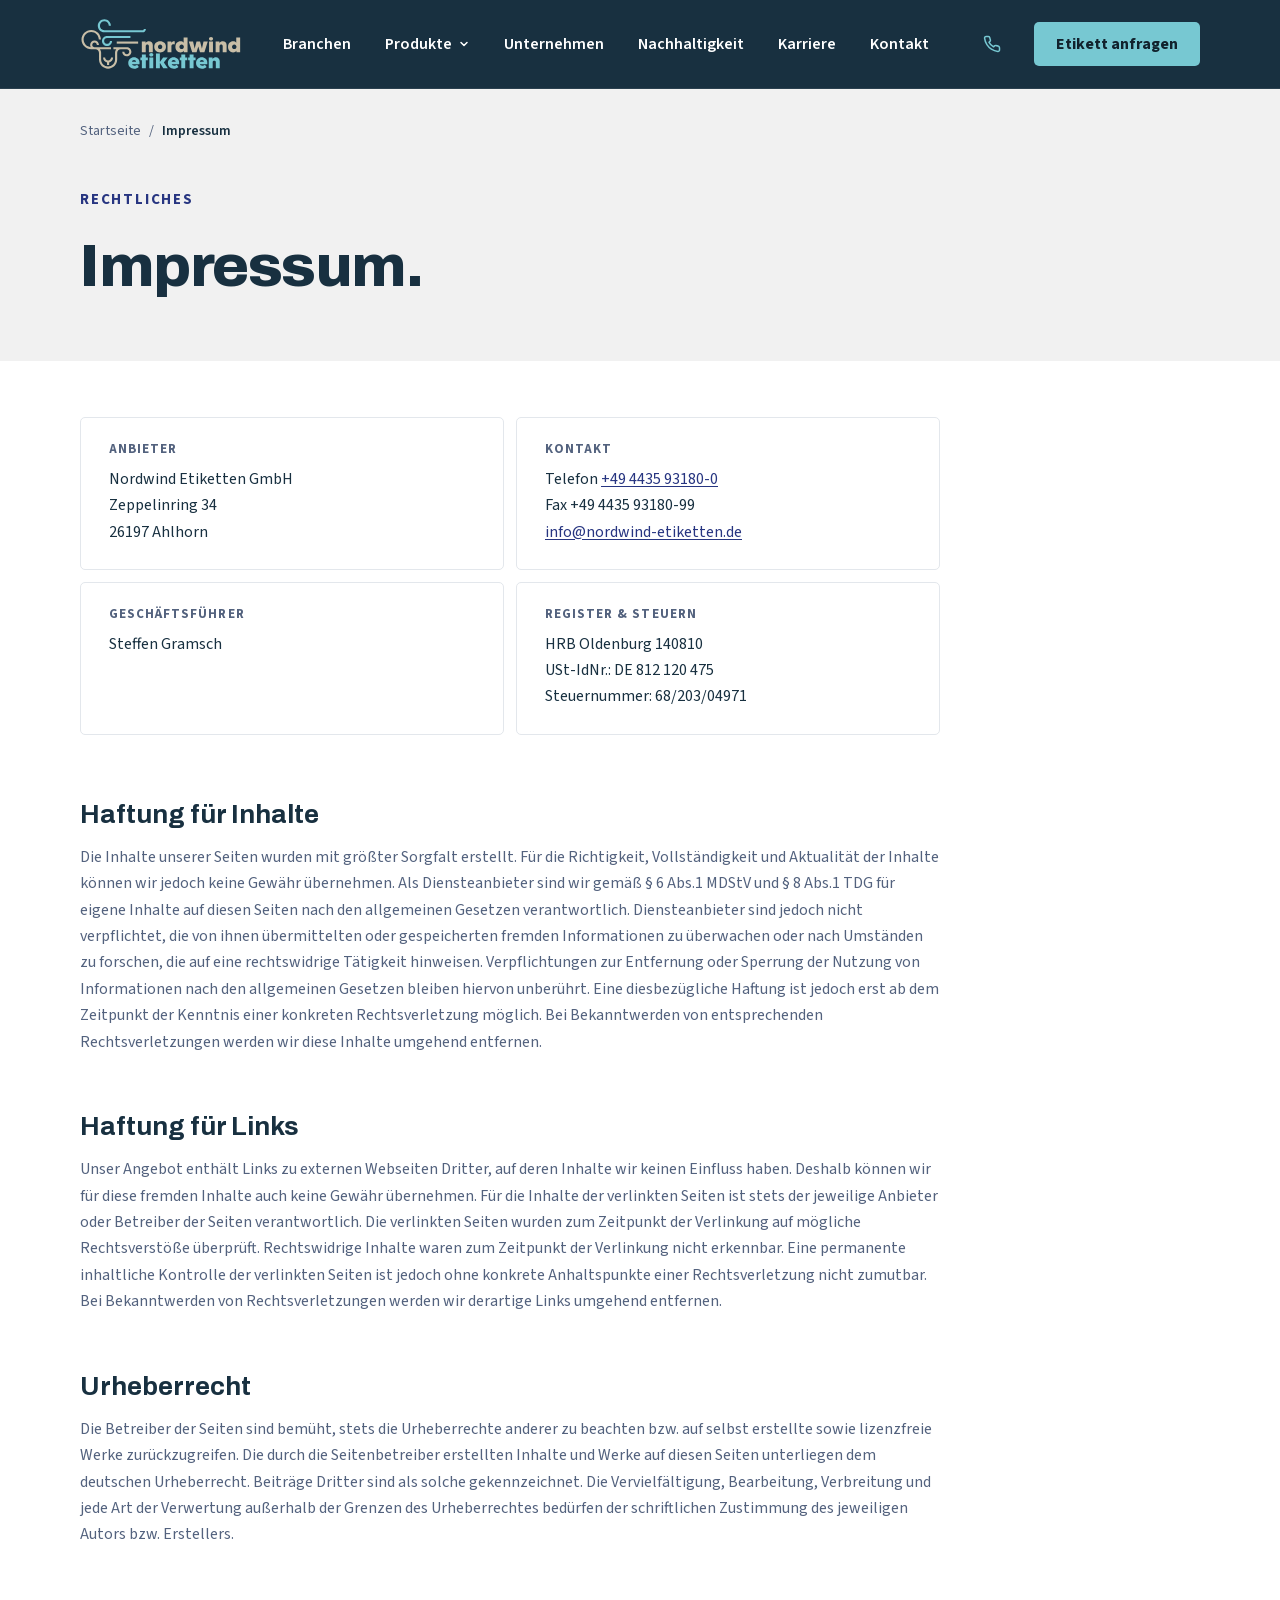
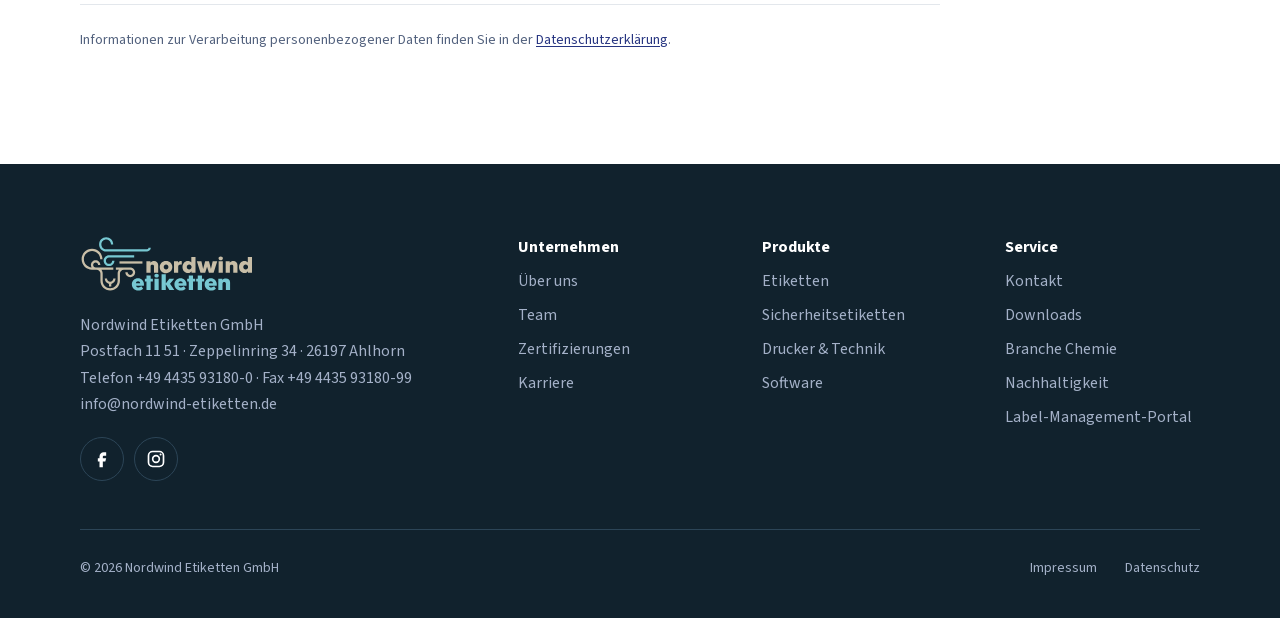
<file: impressum.html>
<!doctype html>
<html lang="de">
<head>
  <meta charset="utf-8">
  <meta name="viewport" content="width=device-width, initial-scale=1">
  <meta name="robots" content="noindex, nofollow">
  <title>Impressum – Nordwind Etiketten</title>
  <meta name="description" content="Impressum der Nordwind Etiketten GmbH, Ahlhorn.">
  <link rel="icon" href="img/logo-nordwind.svg">
  <link rel="stylesheet" href="styles.css">
  <link rel="stylesheet" href="pages.css">
  <script>document.documentElement.classList.add('js');setTimeout(function(){if(!window.__nwReady){document.documentElement.classList.remove('js');}},3000);</script>
</head>
<body>

<header class="site-header">
  <div class="wrap">
    <a class="logo" href="index.html" aria-label="Nordwind Etiketten – Startseite"><img src="img/logo-nordwind.svg" alt="Nordwind Etiketten"></a>
    <nav class="nav" aria-label="Hauptnavigation">
      <a href="index.html#branchen">Branchen</a>
      <div class="nav-item has-mega">
        <a class="nav-trigger" href="etiketten.html" aria-expanded="false">Produkte<svg width="12" height="12" viewBox="0 0 24 24" fill="none" stroke="currentColor" stroke-width="3" stroke-linecap="round" stroke-linejoin="round" aria-hidden="true"><path d="M6 9l6 6 6-6"/></svg></a>
        <div class="mega">
          <div class="mega-col"><strong>Etiketten</strong><a href="etiketten.html#uebersicht">Etikettenarten &amp; Anwendungen</a><a href="sicherheitsetiketten.html">Sicherheitsetiketten</a><a href="etiketten.html#materialien">Materialien &amp; Klebstoffe</a><a href="etiketten.html#druck">Druck, Farben &amp; Veredelung</a><a href="etiketten.html#aufmachung">Aufmachung, Lager &amp; Repro</a></div>
          <div class="mega-col"><strong>Drucker &amp; Technik</strong><a href="technik.html#drucker">Etikettendrucker im Vergleich</a><a href="technik.html#etikettierung">Etikettier- &amp; Spendeanlagen</a><a href="technik.html#barcodetechnik">Barcodetechnik</a><a href="technik.html#folien">Thermotransferfolien</a></div>
          <div class="mega-col"><strong>Software &amp; Service</strong><a href="technik.html#software">Software</a><a href="downloads.html">Downloads</a><a href="http://www.label-management.de/" rel="noopener">Label-Management-Portal</a></div>
        </div>
      </div>
      <a href="ueber-uns.html">Unternehmen</a>
      <a href="nachhaltigkeit.html">Nachhaltigkeit</a>
      <a href="index.html#karriere">Karriere</a>
      <a href="team-kontakt.html">Kontakt</a>
    </nav>
    <div class="header-actions">
      <a class="phone" href="tel:+4944359318000" aria-label="Anrufen: +49 4435 93180-0">
        <svg width="18" height="18" viewBox="0 0 24 24" fill="none" stroke="#77C8D2" stroke-width="2" stroke-linecap="round" stroke-linejoin="round" aria-hidden="true"><path d="M22 16.9v3a2 2 0 0 1-2.2 2 19.8 19.8 0 0 1-8.6-3.1 19.5 19.5 0 0 1-6-6A19.8 19.8 0 0 1 2.1 4.2 2 2 0 0 1 4.1 2h3a2 2 0 0 1 2 1.7c.1.9.4 1.8.7 2.7a2 2 0 0 1-.5 2.1L8 9.8a16 16 0 0 0 6 6l1.3-1.3a2 2 0 0 1 2.1-.4c.9.3 1.8.6 2.7.7a2 2 0 0 1 1.7 2z"/></svg>
        <span class="phone-text">+49 4435 93180-0</span>
      </a>
      <a class="btn btn--teal header-cta" href="team-kontakt.html">Etikett anfragen</a>
      <button class="burger" type="button" aria-label="Menü öffnen" aria-expanded="false" aria-controls="mobile-nav">
        <svg width="24" height="24" viewBox="0 0 24 24" fill="none" stroke="#ffffff" stroke-width="2" stroke-linecap="round" aria-hidden="true"><path d="M4 7h16M4 12h16M4 17h10"/></svg>
      </button>
    </div>
  </div>
  <nav id="mobile-nav" class="mobile-nav" aria-label="Mobile Navigation" hidden>
    <div class="wrap">
      <a href="index.html#branchen">Branchen</a>
      <details class="mnav-group">
        <summary>Produkte</summary>
        <div class="mnav-sub"><a href="etiketten.html">Etiketten-Übersicht</a><a href="sicherheitsetiketten.html">Sicherheitsetiketten</a><a href="technik.html">Drucker &amp; Technik</a><a href="technik.html#software">Software</a><a href="downloads.html">Downloads</a></div>
      </details>
      <a href="ueber-uns.html">Unternehmen</a>
      <a href="nachhaltigkeit.html">Nachhaltigkeit</a>
      <a href="index.html#karriere">Karriere</a>
      <a href="team-kontakt.html">Kontakt</a>
      <a class="btn btn--teal" href="team-kontakt.html">Etikett anfragen</a>
      <div class="social">
        <a href="https://www.facebook.com/nordwindetiketten/" target="_blank" rel="noopener" aria-label="Nordwind Etiketten auf Facebook"><svg width="20" height="20" viewBox="0 0 24 24" fill="currentColor" aria-hidden="true"><path d="M14 8h3V4h-3c-2.8 0-5 2.2-5 5v2H7v4h2v7h4v-7h3l1-4h-4V9c0-.6.4-1 1-1z"/></svg></a>
        <a href="https://www.instagram.com/nordwindetiketten/" target="_blank" rel="noopener" aria-label="Nordwind Etiketten auf Instagram"><svg width="20" height="20" viewBox="0 0 24 24" fill="none" stroke="currentColor" stroke-width="2" aria-hidden="true"><rect x="3" y="3" width="18" height="18" rx="5"/><circle cx="12" cy="12" r="4"/><circle cx="17.5" cy="6.5" r="1.2" fill="currentColor" stroke="none"/></svg></a>
      </div>
    </div>
  </nav>
</header>

<main>
  <section class="page-hero page-hero--light" style="padding-bottom: 64px;">
    <div class="wrap">
      <nav class="breadcrumb" aria-label="Brotkrumen"><a href="index.html">Startseite</a><span aria-hidden="true">/</span><span aria-current="page">Impressum</span></nav>
      <div class="page-hero-grid" style="grid-template-columns: minmax(0, 1fr);">
        <div class="page-hero-copy" style="max-width: 820px;">
          <div class="eyebrow">Rechtliches</div>
          <h1>Impressum.</h1>
        </div>
      </div>
    </div>
  </section>

  <section class="section" style="padding-top: 56px;">
    <div class="wrap">
      <div class="legal">
        <div class="legal-facts">
          <div>
            <h2>Anbieter</h2>
            <p>Nordwind Etiketten GmbH<br>Zeppelinring 34<br>26197 Ahlhorn</p>
          </div>
          <div>
            <h2>Kontakt</h2>
            <p>Telefon <a href="tel:+4944359318000">+49 4435 93180-0</a><br>Fax +49 4435 93180-99<br><a href="mailto:info@nordwind-etiketten.de">info@nordwind-etiketten.de</a></p>
          </div>
          <div>
            <h2>Geschäftsführer</h2>
            <p>Steffen Gramsch</p>
          </div>
          <div>
            <h2>Register &amp; Steuern</h2>
            <p>HRB Oldenburg 140810<br>USt-IdNr.: DE 812 120 475<br>Steuernummer: 68/203/04971</p>
          </div>
        </div>

        <h2>Haftung für Inhalte</h2>
        <p>Die Inhalte unserer Seiten wurden mit größter Sorgfalt erstellt. Für die Richtigkeit, Vollständigkeit und Aktualität der Inhalte können wir jedoch keine Gewähr übernehmen. Als Diensteanbieter sind wir gemäß § 6 Abs.1 MDStV und § 8 Abs.1 TDG für eigene Inhalte auf diesen Seiten nach den allgemeinen Gesetzen verantwortlich. Diensteanbieter sind jedoch nicht verpflichtet, die von ihnen übermittelten oder gespeicherten fremden Informationen zu überwachen oder nach Umständen zu forschen, die auf eine rechtswidrige Tätigkeit hinweisen. Verpflichtungen zur Entfernung oder Sperrung der Nutzung von Informationen nach den allgemeinen Gesetzen bleiben hiervon unberührt. Eine diesbezügliche Haftung ist jedoch erst ab dem Zeitpunkt der Kenntnis einer konkreten Rechtsverletzung möglich. Bei Bekanntwerden von entsprechenden Rechtsverletzungen werden wir diese Inhalte umgehend entfernen.</p>

        <h2>Haftung für Links</h2>
        <p>Unser Angebot enthält Links zu externen Webseiten Dritter, auf deren Inhalte wir keinen Einfluss haben. Deshalb können wir für diese fremden Inhalte auch keine Gewähr übernehmen. Für die Inhalte der verlinkten Seiten ist stets der jeweilige Anbieter oder Betreiber der Seiten verantwortlich. Die verlinkten Seiten wurden zum Zeitpunkt der Verlinkung auf mögliche Rechtsverstöße überprüft. Rechtswidrige Inhalte waren zum Zeitpunkt der Verlinkung nicht erkennbar. Eine permanente inhaltliche Kontrolle der verlinkten Seiten ist jedoch ohne konkrete Anhaltspunkte einer Rechtsverletzung nicht zumutbar. Bei Bekanntwerden von Rechtsverletzungen werden wir derartige Links umgehend entfernen.</p>

        <h2>Urheberrecht</h2>
        <p>Die Betreiber der Seiten sind bemüht, stets die Urheberrechte anderer zu beachten bzw. auf selbst erstellte sowie lizenzfreie Werke zurückzugreifen. Die durch die Seitenbetreiber erstellten Inhalte und Werke auf diesen Seiten unterliegen dem deutschen Urheberrecht. Beiträge Dritter sind als solche gekennzeichnet. Die Vervielfältigung, Bearbeitung, Verbreitung und jede Art der Verwertung außerhalb der Grenzen des Urheberrechtes bedürfen der schriftlichen Zustimmung des jeweiligen Autors bzw. Erstellers.</p>

        <p class="legal-note">Informationen zur Verarbeitung personenbezogener Daten finden Sie in der <a href="datenschutz.html">Datenschutzerklärung</a>.</p>
      </div>
    </div>
  </section>
</main>

<footer class="site-footer">
  <div class="wrap">
    <div class="footer-grid">
      <div class="footer-brand">
        <img src="img/logo-nordwind.svg" alt="Nordwind Etiketten">
        <p>Nordwind Etiketten GmbH<br>Postfach 11 51 · Zeppelinring 34 · 26197 Ahlhorn<br>Telefon +49 4435 93180-0 · Fax +49 4435 93180-99<br>info@nordwind-etiketten.de</p>
        <div class="social">
          <a href="https://www.facebook.com/nordwindetiketten/" target="_blank" rel="noopener" aria-label="Nordwind Etiketten auf Facebook"><svg width="20" height="20" viewBox="0 0 24 24" fill="currentColor" aria-hidden="true"><path d="M14 8h3V4h-3c-2.8 0-5 2.2-5 5v2H7v4h2v7h4v-7h3l1-4h-4V9c0-.6.4-1 1-1z"/></svg></a>
          <a href="https://www.instagram.com/nordwindetiketten/" target="_blank" rel="noopener" aria-label="Nordwind Etiketten auf Instagram"><svg width="20" height="20" viewBox="0 0 24 24" fill="none" stroke="currentColor" stroke-width="2" aria-hidden="true"><rect x="3" y="3" width="18" height="18" rx="5"/><circle cx="12" cy="12" r="4"/><circle cx="17.5" cy="6.5" r="1.2" fill="currentColor" stroke="none"/></svg></a>
        </div>
      </div>
      <div class="footer-col"><strong>Unternehmen</strong><a href="ueber-uns.html">Über uns</a><a href="team-kontakt.html#team">Team</a><a href="ueber-uns.html#zertifikate">Zertifizierungen</a><a href="index.html#karriere">Karriere</a></div>
      <div class="footer-col"><strong>Produkte</strong><a href="etiketten.html">Etiketten</a><a href="sicherheitsetiketten.html">Sicherheitsetiketten</a><a href="technik.html">Drucker &amp; Technik</a><a href="technik.html#software">Software</a></div>
      <div class="footer-col"><strong>Service</strong><a href="team-kontakt.html">Kontakt</a><a href="downloads.html">Downloads</a><a href="branche-chemie.html">Branche Chemie</a><a href="nachhaltigkeit.html">Nachhaltigkeit</a><a href="http://www.label-management.de/" rel="noopener">Label-Management-Portal</a></div>
    </div>
    <div class="footer-bottom">
      <span>© <span data-year>2026</span> Nordwind Etiketten GmbH</span>
      <nav aria-label="Rechtliches"><a href="impressum.html">Impressum</a><a href="datenschutz.html">Datenschutz</a></nav>
    </div>
  </div>
</footer>

<div class="mobile-cta">
  <a href="tel:+4944359318000"><svg width="18" height="18" viewBox="0 0 24 24" fill="none" stroke="currentColor" stroke-width="2" stroke-linecap="round" stroke-linejoin="round" aria-hidden="true"><path d="M22 16.9v3a2 2 0 0 1-2.2 2 19.8 19.8 0 0 1-8.6-3.1 19.5 19.5 0 0 1-6-6A19.8 19.8 0 0 1 2.1 4.2 2 2 0 0 1 4.1 2h3a2 2 0 0 1 2 1.7c.1.9.4 1.8.7 2.7a2 2 0 0 1-.5 2.1L8 9.8a16 16 0 0 0 6 6l1.3-1.3a2 2 0 0 1 2.1-.4c.9.3 1.8.6 2.7.7a2 2 0 0 1 1.7 2z"/></svg>Anrufen</a>
  <a class="is-primary" href="team-kontakt.html#nachricht">Etikett anfragen</a>
</div>

<script src="main.js"></script>
</body>
</html>
</file>
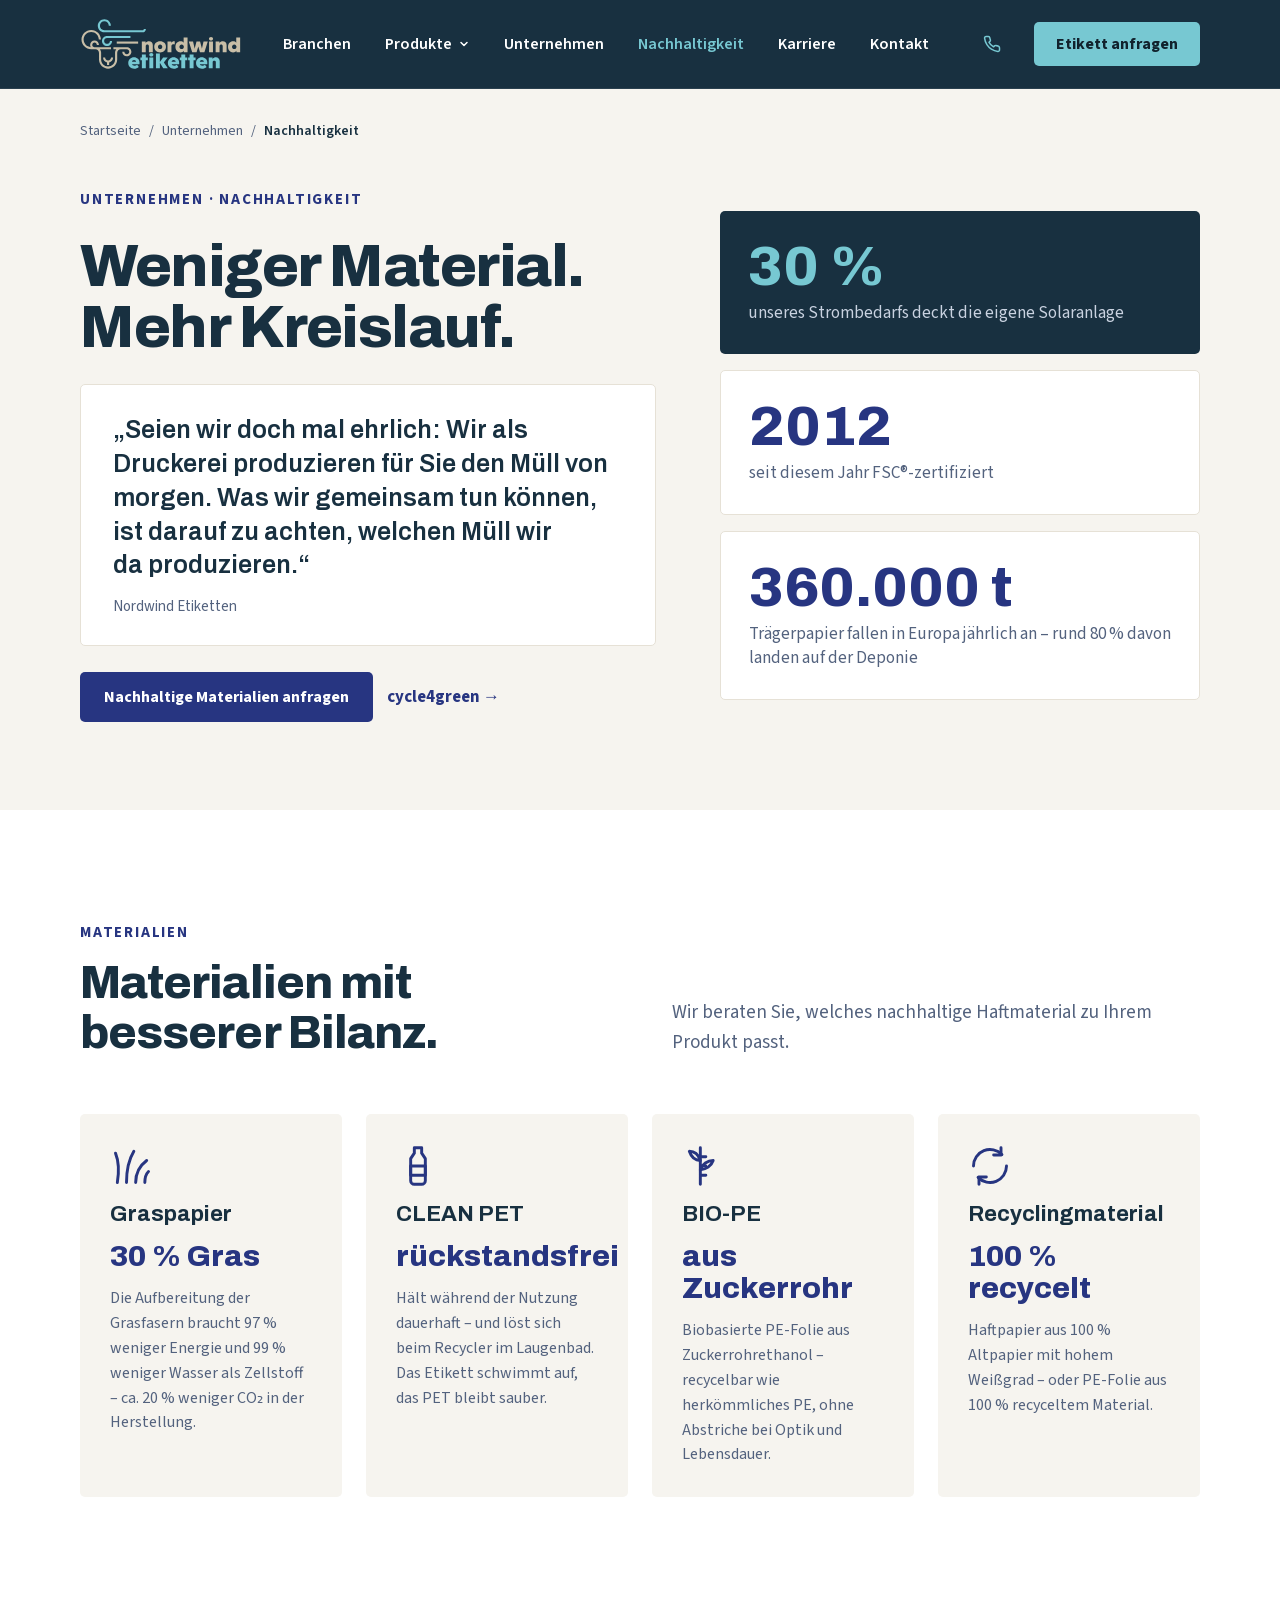
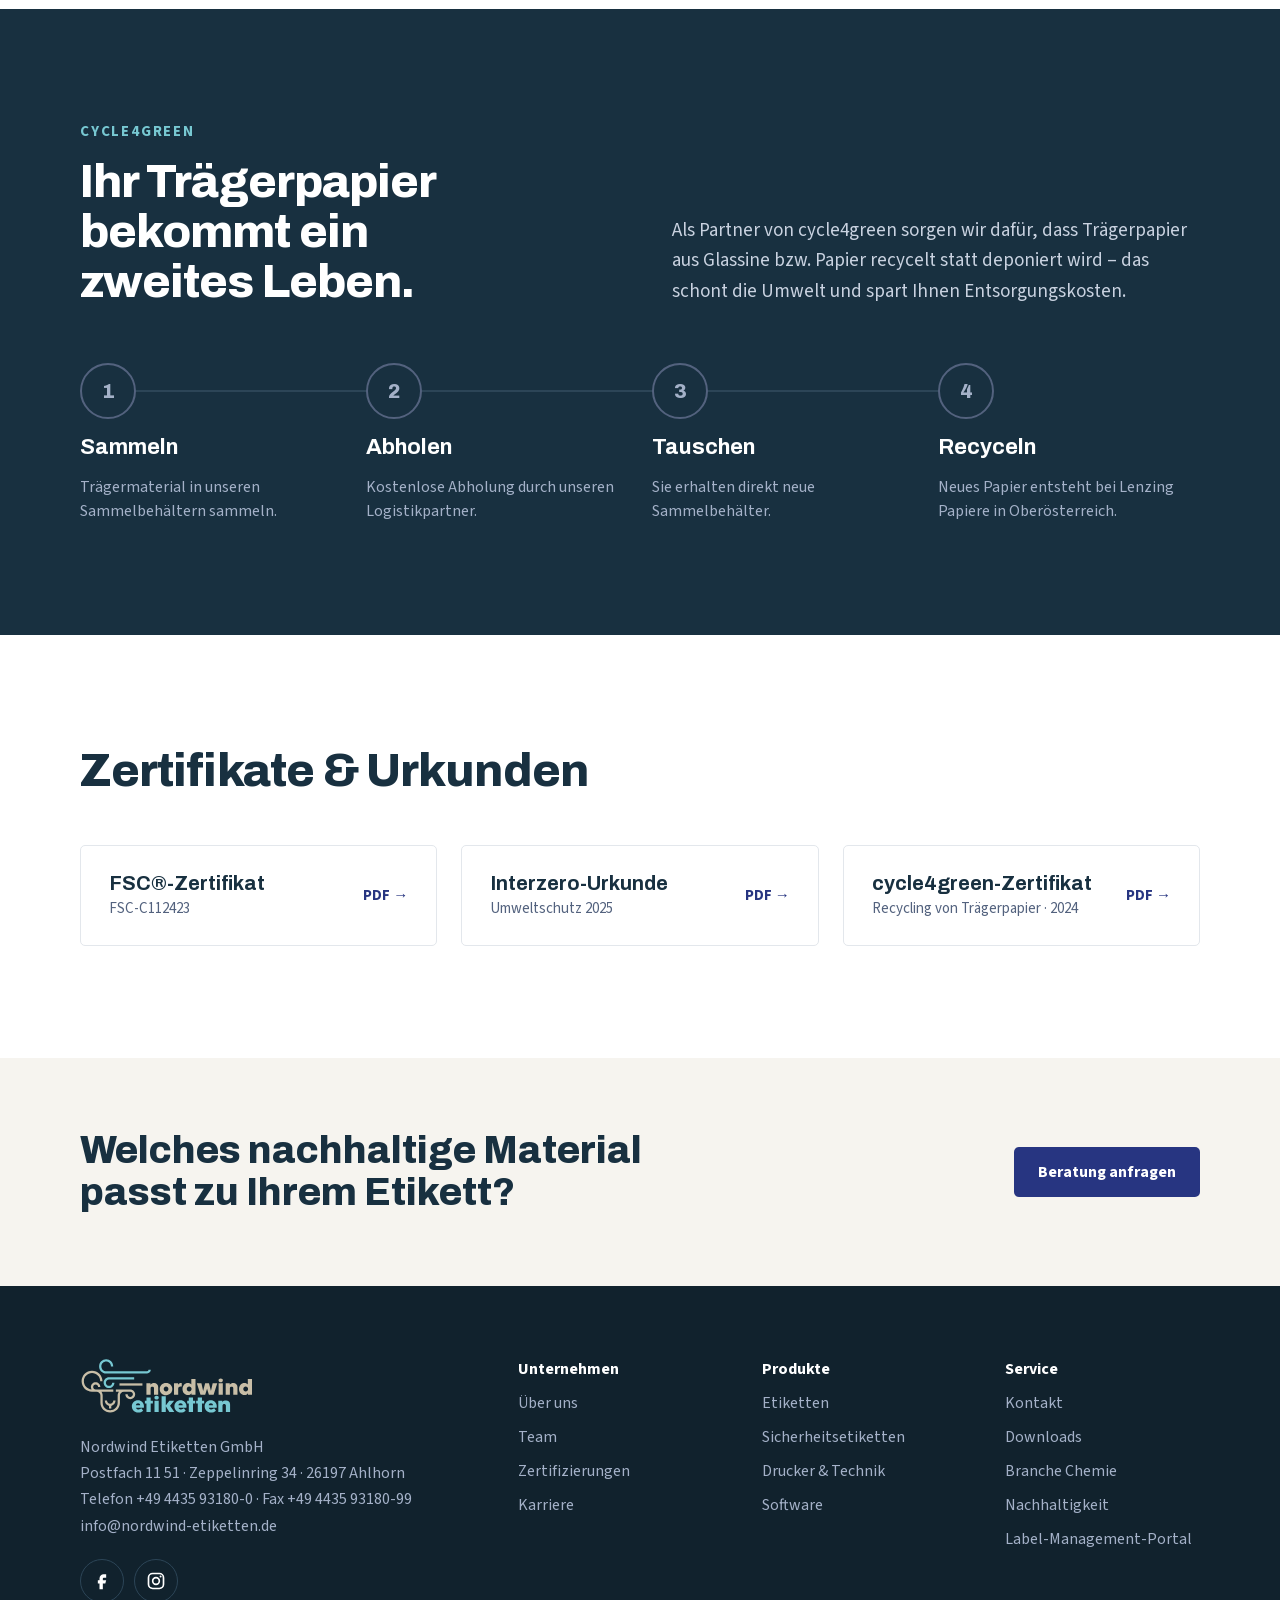
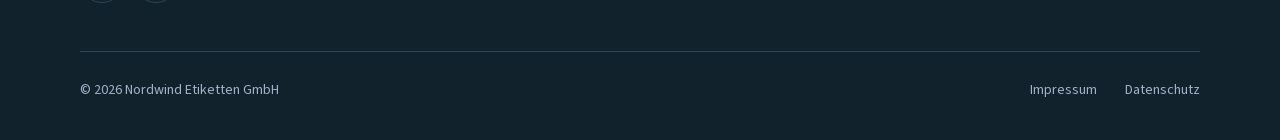
<file: nachhaltigkeit.html>
<!doctype html>
<html lang="de">
<head>
  <meta charset="utf-8">
  <meta name="viewport" content="width=device-width, initial-scale=1">
  <meta name="robots" content="noindex, nofollow">
  <title>Nachhaltigkeit – Nordwind Etiketten</title>
  <meta name="description" content="Nachhaltige Etiketten von Nordwind: Graspapier, CLEAN PET, BIO-PE, Recyclingmaterial und Trägerpapier-Recycling mit cycle4green.">
  <link rel="icon" href="img/logo-nordwind.svg">
  <link rel="stylesheet" href="styles.css">
  <link rel="stylesheet" href="pages.css">
  <script>document.documentElement.classList.add('js');setTimeout(function(){if(!window.__nwReady){document.documentElement.classList.remove('js');}},3000);</script>
</head>
<body>

<header class="site-header">
  <div class="wrap">
    <a class="logo" href="index.html" aria-label="Nordwind Etiketten – Startseite"><img src="img/logo-nordwind.svg" alt="Nordwind Etiketten"></a>
    <nav class="nav" aria-label="Hauptnavigation">
      <a href="index.html#branchen">Branchen</a>
      <div class="nav-item has-mega">
        <a class="nav-trigger" href="etiketten.html" aria-expanded="false">Produkte<svg width="12" height="12" viewBox="0 0 24 24" fill="none" stroke="currentColor" stroke-width="3" stroke-linecap="round" stroke-linejoin="round" aria-hidden="true"><path d="M6 9l6 6 6-6"/></svg></a>
        <div class="mega">
          <div class="mega-col"><strong>Etiketten</strong><a href="etiketten.html#uebersicht">Etikettenarten &amp; Anwendungen</a><a href="sicherheitsetiketten.html">Sicherheitsetiketten</a><a href="etiketten.html#materialien">Materialien &amp; Klebstoffe</a><a href="etiketten.html#druck">Druck, Farben &amp; Veredelung</a><a href="etiketten.html#aufmachung">Aufmachung, Lager &amp; Repro</a></div>
          <div class="mega-col"><strong>Drucker &amp; Technik</strong><a href="technik.html#drucker">Etikettendrucker im Vergleich</a><a href="technik.html#etikettierung">Etikettier- &amp; Spendeanlagen</a><a href="technik.html#barcodetechnik">Barcodetechnik</a><a href="technik.html#folien">Thermotransferfolien</a></div>
          <div class="mega-col"><strong>Software &amp; Service</strong><a href="technik.html#software">Software</a><a href="downloads.html">Downloads</a><a href="http://www.label-management.de/" rel="noopener">Label-Management-Portal</a></div>
        </div>
      </div>
      <a href="ueber-uns.html">Unternehmen</a>
      <a href="nachhaltigkeit.html" aria-current="page">Nachhaltigkeit</a>
      <a href="index.html#karriere">Karriere</a>
      <a href="team-kontakt.html">Kontakt</a>
    </nav>
    <div class="header-actions">
      <a class="phone" href="tel:+4944359318000" aria-label="Anrufen: +49 4435 93180-0">
        <svg width="18" height="18" viewBox="0 0 24 24" fill="none" stroke="#77C8D2" stroke-width="2" stroke-linecap="round" stroke-linejoin="round" aria-hidden="true"><path d="M22 16.9v3a2 2 0 0 1-2.2 2 19.8 19.8 0 0 1-8.6-3.1 19.5 19.5 0 0 1-6-6A19.8 19.8 0 0 1 2.1 4.2 2 2 0 0 1 4.1 2h3a2 2 0 0 1 2 1.7c.1.9.4 1.8.7 2.7a2 2 0 0 1-.5 2.1L8 9.8a16 16 0 0 0 6 6l1.3-1.3a2 2 0 0 1 2.1-.4c.9.3 1.8.6 2.7.7a2 2 0 0 1 1.7 2z"/></svg>
        <span class="phone-text">+49 4435 93180-0</span>
      </a>
      <a class="btn btn--teal header-cta" href="team-kontakt.html">Etikett anfragen</a>
      <button class="burger" type="button" aria-label="Menü öffnen" aria-expanded="false" aria-controls="mobile-nav">
        <svg width="24" height="24" viewBox="0 0 24 24" fill="none" stroke="#ffffff" stroke-width="2" stroke-linecap="round" aria-hidden="true"><path d="M4 7h16M4 12h16M4 17h10"/></svg>
      </button>
    </div>
  </div>
  <nav id="mobile-nav" class="mobile-nav" aria-label="Mobile Navigation" hidden>
    <div class="wrap">
      <a href="index.html#branchen">Branchen</a>
      <details class="mnav-group">
        <summary>Produkte</summary>
        <div class="mnav-sub"><a href="etiketten.html">Etiketten-Übersicht</a><a href="sicherheitsetiketten.html">Sicherheitsetiketten</a><a href="technik.html">Drucker &amp; Technik</a><a href="technik.html#software">Software</a><a href="downloads.html">Downloads</a></div>
      </details>
      <a href="ueber-uns.html">Unternehmen</a>
      <a href="nachhaltigkeit.html" aria-current="page">Nachhaltigkeit</a>
      <a href="index.html#karriere">Karriere</a>
      <a href="team-kontakt.html">Kontakt</a>
      <a class="btn btn--teal" href="team-kontakt.html">Etikett anfragen</a>
      <div class="social">
        <a href="https://www.facebook.com/nordwindetiketten/" target="_blank" rel="noopener" aria-label="Nordwind Etiketten auf Facebook"><svg width="20" height="20" viewBox="0 0 24 24" fill="currentColor" aria-hidden="true"><path d="M14 8h3V4h-3c-2.8 0-5 2.2-5 5v2H7v4h2v7h4v-7h3l1-4h-4V9c0-.6.4-1 1-1z"/></svg></a>
        <a href="https://www.instagram.com/nordwindetiketten/" target="_blank" rel="noopener" aria-label="Nordwind Etiketten auf Instagram"><svg width="20" height="20" viewBox="0 0 24 24" fill="none" stroke="currentColor" stroke-width="2" aria-hidden="true"><rect x="3" y="3" width="18" height="18" rx="5"/><circle cx="12" cy="12" r="4"/><circle cx="17.5" cy="6.5" r="1.2" fill="currentColor" stroke="none"/></svg></a>
      </div>
    </div>
  </nav>
</header>

<main>
  <section class="page-hero page-hero--sand">
    <div class="wrap">
      <nav class="breadcrumb" aria-label="Brotkrumen"><a href="index.html">Startseite</a><span aria-hidden="true">/</span><a href="ueber-uns.html">Unternehmen</a><span aria-hidden="true">/</span><span aria-current="page">Nachhaltigkeit</span></nav>
      <div class="page-hero-grid page-hero-grid--facts">
        <div class="page-hero-copy">
          <div class="eyebrow">Unternehmen · Nachhaltigkeit</div>
          <h1>Weniger Material. Mehr Kreislauf.</h1>
          <div class="quote-card">
            <p>„Seien wir doch mal ehrlich: Wir als Druckerei produzieren für Sie den Müll von morgen. Was wir gemeinsam tun können, ist darauf zu achten, welchen Müll wir da produzieren.“</p>
            <span>Nordwind Etiketten</span>
          </div>
          <div class="hero-actions">
            <a class="btn btn--royal" href="team-kontakt.html">Nachhaltige Materialien anfragen</a>
            <a class="text-link" href="#cycle4green">cycle4green →</a>
          </div>
        </div>
        <div class="fact-stack">
          <div class="fact fact--dark"><strong data-count="30" data-suffix=" %">30 %</strong><span>unseres Strombedarfs deckt die eigene Solaranlage</span></div>
          <div class="fact"><strong data-count="2012" data-from="2000" data-plain>2012</strong><span>seit diesem Jahr FSC®-zertifiziert</span></div>
          <div class="fact"><strong data-count="360000" data-suffix=" t">360.000 t</strong><span>Trägerpapier fallen in Europa jährlich an – rund 80 % davon landen auf der Deponie</span></div>
        </div>
      </div>
    </div>
  </section>

  <section class="section">
    <div class="wrap">
      <div class="section-head reveal">
        <div class="stack">
          <div class="eyebrow">Materialien</div>
          <h2 class="h2">Materialien mit besserer Bilanz.</h2>
        </div>
        <p class="lead">Wir beraten Sie, welches nachhaltige Haftmaterial zu Ihrem Produkt passt.</p>
      </div>
      <div class="grid-4 stagger">
        <div class="tile tile--sand">
          <svg width="44" height="44" viewBox="0 0 24 24" fill="none" stroke="#273581" stroke-width="1.6" stroke-linecap="round" stroke-linejoin="round" aria-hidden="true"><path d="M4 21c1-6 1-11-1-16M9 21c0-7 1-12 4-17M14 21c0-5 2-9 6-12M19 21c0-3 1-5 2-6"/></svg>
          <h3>Graspapier</h3>
          <span class="tile-fact">30 % Gras</span>
          <p>Die Aufbereitung der Grasfasern braucht 97 % weniger Energie und 99 % weniger Wasser als Zellstoff – ca. 20 % weniger CO₂ in der Herstellung.</p>
        </div>
        <div class="tile tile--sand">
          <svg width="44" height="44" viewBox="0 0 24 24" fill="none" stroke="#273581" stroke-width="1.6" stroke-linecap="round" stroke-linejoin="round" aria-hidden="true"><path d="M10 2h4v3l2 3v12a2 2 0 0 1-2 2h-4a2 2 0 0 1-2-2V8l2-3z"/><path d="M8 12h8v5H8z"/></svg>
          <h3>CLEAN PET</h3>
          <span class="tile-fact">rückstandsfrei</span>
          <p>Hält während der Nutzung dauerhaft – und löst sich beim Recycler im Laugenbad. Das Etikett schwimmt auf, das PET bleibt sauber.</p>
        </div>
        <div class="tile tile--sand">
          <svg width="44" height="44" viewBox="0 0 24 24" fill="none" stroke="#273581" stroke-width="1.6" stroke-linecap="round" stroke-linejoin="round" aria-hidden="true"><path d="M10 22V2M10 7h3M10 12h3M10 17h3"/><path d="M10 9c-3 0-5-2-6-5 3 0 5 2 6 5zM10 14c3 0 6-2 7-5-3 0-6 2-7 5z"/></svg>
          <h3>BIO-PE</h3>
          <span class="tile-fact">aus Zuckerrohr</span>
          <p>Biobasierte PE-Folie aus Zuckerrohrethanol – recycelbar wie herkömmliches PE, ohne Abstriche bei Optik und Lebensdauer.</p>
        </div>
        <div class="tile tile--sand">
          <svg width="44" height="44" viewBox="0 0 24 24" fill="none" stroke="#273581" stroke-width="1.6" stroke-linecap="round" stroke-linejoin="round" aria-hidden="true"><path d="M21 12a9 9 0 0 1-15.5 6.2M3 12A9 9 0 0 1 18.5 5.8"/><path d="M18 2v4h-4M6 22v-4h4"/></svg>
          <h3>Recyclingmaterial</h3>
          <span class="tile-fact">100 % recycelt</span>
          <p>Haftpapier aus 100 % Altpapier mit hohem Weißgrad – oder PE-Folie aus 100 % recyceltem Material.</p>
        </div>
      </div>
    </div>
  </section>

  <section class="section section--dark" id="cycle4green">
    <div class="wrap">
      <div class="section-head reveal" style="margin-bottom: 56px;">
        <div class="stack">
          <div class="eyebrow eyebrow--light">cycle4green</div>
          <h2 class="h2">Ihr Trägerpapier bekommt ein zweites Leben.</h2>
        </div>
        <p class="lead">Als Partner von cycle4green sorgen wir dafür, dass Trägerpapier aus Glassine bzw. Papier recycelt statt deponiert wird – das schont die Umwelt und spart Ihnen Entsorgungskosten.</p>
      </div>
      <div class="cycle" data-cycle>
        <div class="cycle-track"></div>
        <div class="cycle-fill"></div>
        <ol>
          <li><span class="cycle-num">1</span><h3>Sammeln</h3><p>Trägermaterial in unseren Sammelbehältern sammeln.</p></li>
          <li><span class="cycle-num">2</span><h3>Abholen</h3><p>Kostenlose Abholung durch unseren Logistikpartner.</p></li>
          <li><span class="cycle-num">3</span><h3>Tauschen</h3><p>Sie erhalten direkt neue Sammelbehälter.</p></li>
          <li><span class="cycle-num">4</span><h3>Recyceln</h3><p>Neues Papier entsteht bei Lenzing Papiere in Oberösterreich.</p></li>
        </ol>
      </div>
    </div>
  </section>

  <section class="section">
    <div class="wrap">
      <div class="section-title reveal"><h2 class="h2">Zertifikate &amp; Urkunden</h2></div>
      <div class="grid-3 stagger">
        <a class="doc-link" href="https://nordwind-etiketten.de/wp-content/uploads/FSC-Nordwind-Etiketten-certificate-main-GE-I.pdf" target="_blank" rel="noopener"><span><strong>FSC®-Zertifikat</strong><small>FSC-C112423</small></span><em>PDF →</em></a>
        <a class="doc-link" href="https://nordwind-etiketten.de/wp-content/uploads/Interzero_Umweltschutz-Urkunde-2025_Nordwind-Etiketten-GmbH.pdf" target="_blank" rel="noopener"><span><strong>Interzero-Urkunde</strong><small>Umweltschutz 2025</small></span><em>PDF →</em></a>
        <a class="doc-link" href="https://nordwind-etiketten.de/wp-content/uploads/C4G-Zertifikat-2024_Nordwind-Etiketten_Plaspaper.pdf" target="_blank" rel="noopener"><span><strong>cycle4green-Zertifikat</strong><small>Recycling von Trägerpapier · 2024</small></span><em>PDF →</em></a>
      </div>
    </div>
  </section>

  <section class="cta-band cta-band--sand">
    <div class="wrap">
      <h2>Welches nachhaltige Material passt zu Ihrem Etikett?</h2>
      <div class="cta-band-actions"><a class="btn btn--royal" href="team-kontakt.html">Beratung anfragen</a></div>
    </div>
  </section>
</main>

<footer class="site-footer">
  <div class="wrap">
    <div class="footer-grid">
      <div class="footer-brand">
        <img src="img/logo-nordwind.svg" alt="Nordwind Etiketten">
        <p>Nordwind Etiketten GmbH<br>Postfach 11 51 · Zeppelinring 34 · 26197 Ahlhorn<br>Telefon +49 4435 93180-0 · Fax +49 4435 93180-99<br>info@nordwind-etiketten.de</p>
        <div class="social">
          <a href="https://www.facebook.com/nordwindetiketten/" target="_blank" rel="noopener" aria-label="Nordwind Etiketten auf Facebook"><svg width="20" height="20" viewBox="0 0 24 24" fill="currentColor" aria-hidden="true"><path d="M14 8h3V4h-3c-2.8 0-5 2.2-5 5v2H7v4h2v7h4v-7h3l1-4h-4V9c0-.6.4-1 1-1z"/></svg></a>
          <a href="https://www.instagram.com/nordwindetiketten/" target="_blank" rel="noopener" aria-label="Nordwind Etiketten auf Instagram"><svg width="20" height="20" viewBox="0 0 24 24" fill="none" stroke="currentColor" stroke-width="2" aria-hidden="true"><rect x="3" y="3" width="18" height="18" rx="5"/><circle cx="12" cy="12" r="4"/><circle cx="17.5" cy="6.5" r="1.2" fill="currentColor" stroke="none"/></svg></a>
        </div>
      </div>
      <div class="footer-col"><strong>Unternehmen</strong><a href="ueber-uns.html">Über uns</a><a href="team-kontakt.html#team">Team</a><a href="ueber-uns.html#zertifikate">Zertifizierungen</a><a href="index.html#karriere">Karriere</a></div>
      <div class="footer-col"><strong>Produkte</strong><a href="etiketten.html">Etiketten</a><a href="sicherheitsetiketten.html">Sicherheitsetiketten</a><a href="technik.html">Drucker &amp; Technik</a><a href="technik.html#software">Software</a></div>
      <div class="footer-col"><strong>Service</strong><a href="team-kontakt.html">Kontakt</a><a href="downloads.html">Downloads</a><a href="branche-chemie.html">Branche Chemie</a><a href="nachhaltigkeit.html">Nachhaltigkeit</a><a href="http://www.label-management.de/" rel="noopener">Label-Management-Portal</a></div>
    </div>
    <div class="footer-bottom">
      <span>© <span data-year>2026</span> Nordwind Etiketten GmbH</span>
      <nav aria-label="Rechtliches"><a href="impressum.html">Impressum</a><a href="datenschutz.html">Datenschutz</a></nav>
    </div>
  </div>
</footer>

<div class="mobile-cta">
  <a href="tel:+4944359318000"><svg width="18" height="18" viewBox="0 0 24 24" fill="none" stroke="currentColor" stroke-width="2" stroke-linecap="round" stroke-linejoin="round" aria-hidden="true"><path d="M22 16.9v3a2 2 0 0 1-2.2 2 19.8 19.8 0 0 1-8.6-3.1 19.5 19.5 0 0 1-6-6A19.8 19.8 0 0 1 2.1 4.2 2 2 0 0 1 4.1 2h3a2 2 0 0 1 2 1.7c.1.9.4 1.8.7 2.7a2 2 0 0 1-.5 2.1L8 9.8a16 16 0 0 0 6 6l1.3-1.3a2 2 0 0 1 2.1-.4c.9.3 1.8.6 2.7.7a2 2 0 0 1 1.7 2z"/></svg>Anrufen</a>
  <a class="is-primary" href="team-kontakt.html#nachricht">Etikett anfragen</a>
</div>

<script src="main.js"></script>
</body>
</html>
</file>
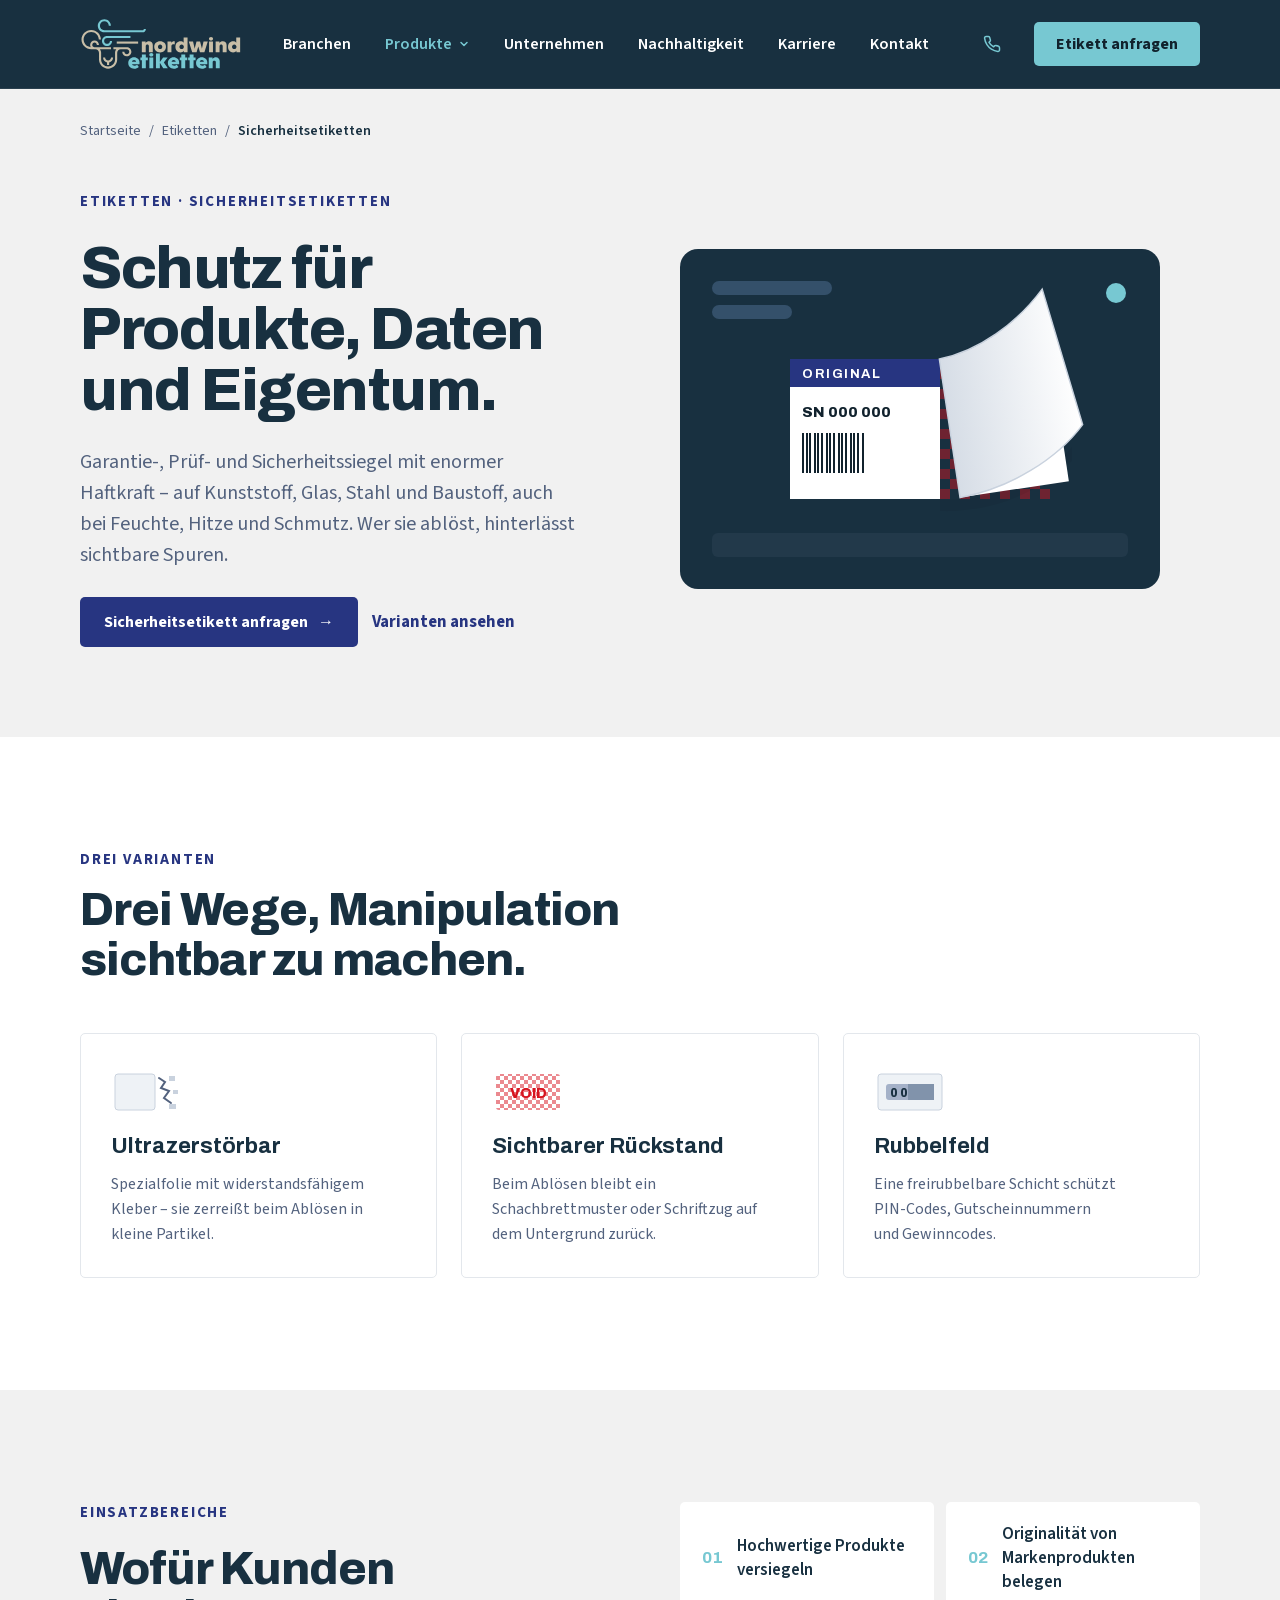
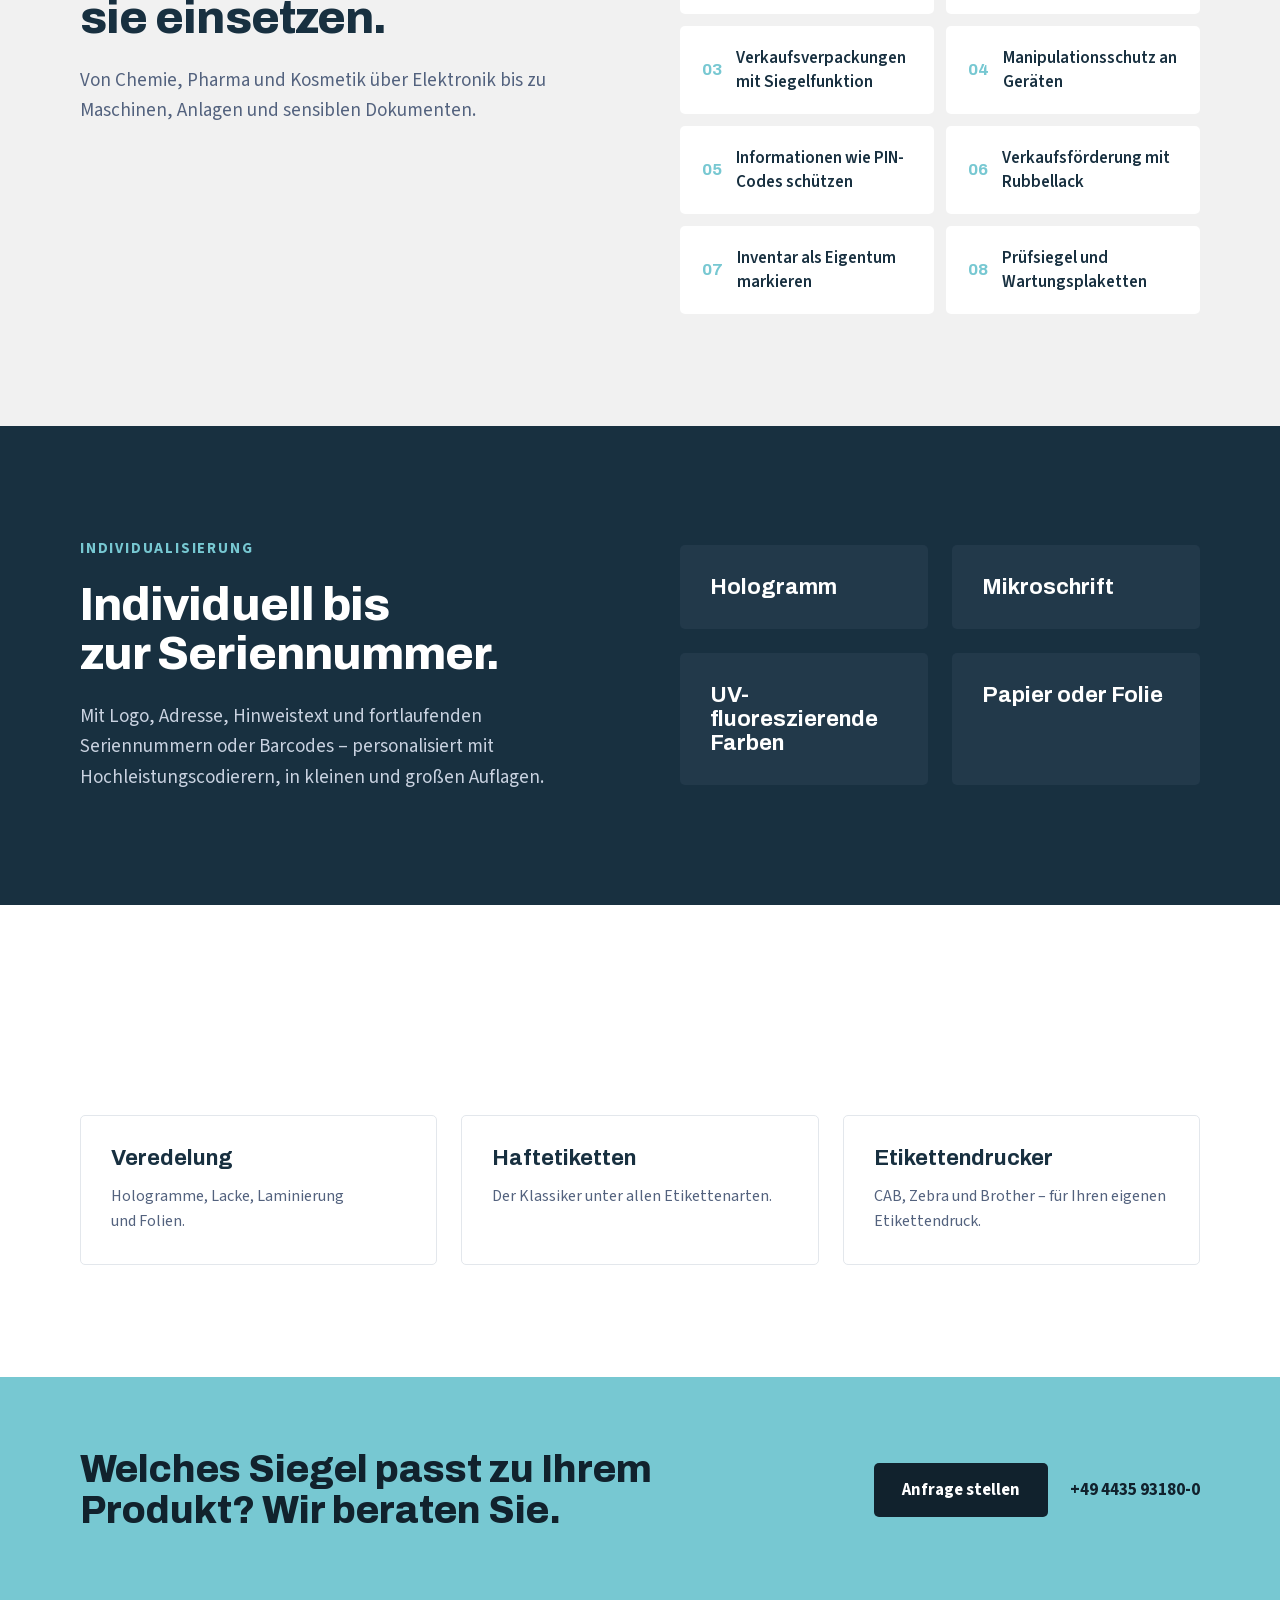
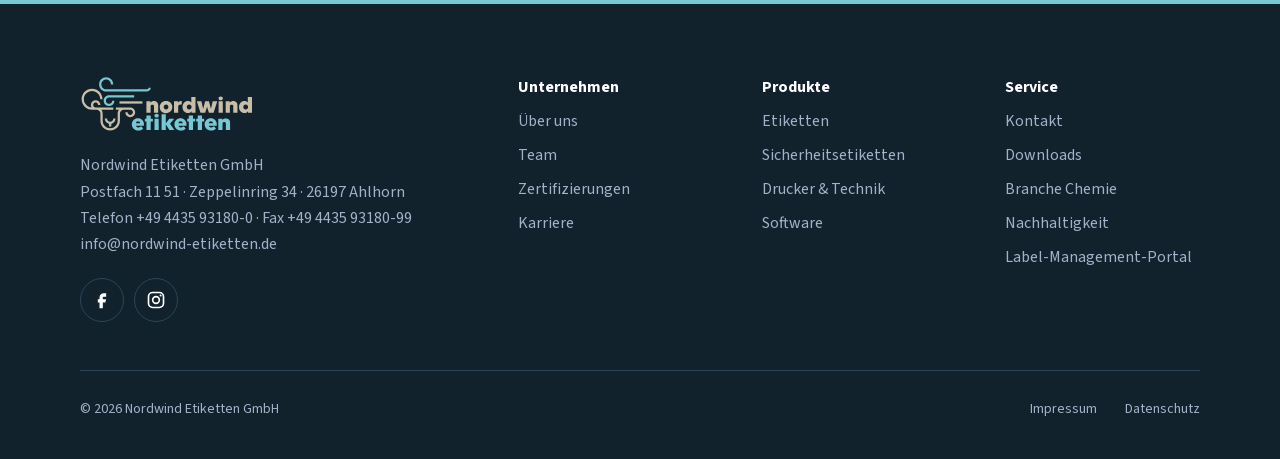
<file: sicherheitsetiketten.html>
<!doctype html>
<html lang="de">
<head>
  <meta charset="utf-8">
  <meta name="viewport" content="width=device-width, initial-scale=1">
  <meta name="robots" content="noindex, nofollow">
  <title>Sicherheitsetiketten – Nordwind Etiketten</title>
  <meta name="description" content="Sicherheitsetiketten von Nordwind Etiketten: ultrazerstörbare Etiketten, Siegel mit sichtbarem Rückstand und Rubbelfelder – individuell bis zur Seriennummer.">
  <link rel="icon" href="img/logo-nordwind.svg">
  <link rel="stylesheet" href="styles.css">
  <link rel="stylesheet" href="pages.css">
  <script>document.documentElement.classList.add('js');setTimeout(function(){if(!window.__nwReady){document.documentElement.classList.remove('js');}},3000);</script>
</head>
<body>

<header class="site-header">
  <div class="wrap">
    <a class="logo" href="index.html" aria-label="Nordwind Etiketten – Startseite"><img src="img/logo-nordwind.svg" alt="Nordwind Etiketten"></a>
    <nav class="nav" aria-label="Hauptnavigation">
      <a href="index.html#branchen">Branchen</a>
      <div class="nav-item has-mega">
        <a class="nav-trigger" href="etiketten.html" aria-expanded="false" aria-current="true">Produkte<svg width="12" height="12" viewBox="0 0 24 24" fill="none" stroke="currentColor" stroke-width="3" stroke-linecap="round" stroke-linejoin="round" aria-hidden="true"><path d="M6 9l6 6 6-6"/></svg></a>
        <div class="mega">
          <div class="mega-col"><strong>Etiketten</strong><a href="etiketten.html#uebersicht">Etikettenarten &amp; Anwendungen</a><a href="sicherheitsetiketten.html">Sicherheitsetiketten</a><a href="etiketten.html#materialien">Materialien &amp; Klebstoffe</a><a href="etiketten.html#druck">Druck, Farben &amp; Veredelung</a><a href="etiketten.html#aufmachung">Aufmachung, Lager &amp; Repro</a></div>
          <div class="mega-col"><strong>Drucker &amp; Technik</strong><a href="technik.html#drucker">Etikettendrucker im Vergleich</a><a href="technik.html#etikettierung">Etikettier- &amp; Spendeanlagen</a><a href="technik.html#barcodetechnik">Barcodetechnik</a><a href="technik.html#folien">Thermotransferfolien</a></div>
          <div class="mega-col"><strong>Software &amp; Service</strong><a href="technik.html#software">Software</a><a href="downloads.html">Downloads</a><a href="http://www.label-management.de/" rel="noopener">Label-Management-Portal</a></div>
        </div>
      </div>
      <a href="ueber-uns.html">Unternehmen</a>
      <a href="nachhaltigkeit.html">Nachhaltigkeit</a>
      <a href="index.html#karriere">Karriere</a>
      <a href="team-kontakt.html">Kontakt</a>
    </nav>
    <div class="header-actions">
      <a class="phone" href="tel:+4944359318000" aria-label="Anrufen: +49 4435 93180-0">
        <svg width="18" height="18" viewBox="0 0 24 24" fill="none" stroke="#77C8D2" stroke-width="2" stroke-linecap="round" stroke-linejoin="round" aria-hidden="true"><path d="M22 16.9v3a2 2 0 0 1-2.2 2 19.8 19.8 0 0 1-8.6-3.1 19.5 19.5 0 0 1-6-6A19.8 19.8 0 0 1 2.1 4.2 2 2 0 0 1 4.1 2h3a2 2 0 0 1 2 1.7c.1.9.4 1.8.7 2.7a2 2 0 0 1-.5 2.1L8 9.8a16 16 0 0 0 6 6l1.3-1.3a2 2 0 0 1 2.1-.4c.9.3 1.8.6 2.7.7a2 2 0 0 1 1.7 2z"/></svg>
        <span class="phone-text">+49 4435 93180-0</span>
      </a>
      <a class="btn btn--teal header-cta" href="team-kontakt.html">Etikett anfragen</a>
      <button class="burger" type="button" aria-label="Menü öffnen" aria-expanded="false" aria-controls="mobile-nav">
        <svg width="24" height="24" viewBox="0 0 24 24" fill="none" stroke="#ffffff" stroke-width="2" stroke-linecap="round" aria-hidden="true"><path d="M4 7h16M4 12h16M4 17h10"/></svg>
      </button>
    </div>
  </div>
  <nav id="mobile-nav" class="mobile-nav" aria-label="Mobile Navigation" hidden>
    <div class="wrap">
      <a href="index.html#branchen">Branchen</a>
      <details class="mnav-group">
        <summary>Produkte</summary>
        <div class="mnav-sub"><a href="etiketten.html">Etiketten-Übersicht</a><a href="sicherheitsetiketten.html">Sicherheitsetiketten</a><a href="technik.html">Drucker &amp; Technik</a><a href="technik.html#software">Software</a><a href="downloads.html">Downloads</a></div>
      </details>
      <a href="ueber-uns.html">Unternehmen</a>
      <a href="nachhaltigkeit.html">Nachhaltigkeit</a>
      <a href="index.html#karriere">Karriere</a>
      <a href="team-kontakt.html">Kontakt</a>
      <a class="btn btn--teal" href="team-kontakt.html">Etikett anfragen</a>
      <div class="social">
        <a href="https://www.facebook.com/nordwindetiketten/" target="_blank" rel="noopener" aria-label="Nordwind Etiketten auf Facebook"><svg width="20" height="20" viewBox="0 0 24 24" fill="currentColor" aria-hidden="true"><path d="M14 8h3V4h-3c-2.8 0-5 2.2-5 5v2H7v4h2v7h4v-7h3l1-4h-4V9c0-.6.4-1 1-1z"/></svg></a>
        <a href="https://www.instagram.com/nordwindetiketten/" target="_blank" rel="noopener" aria-label="Nordwind Etiketten auf Instagram"><svg width="20" height="20" viewBox="0 0 24 24" fill="none" stroke="currentColor" stroke-width="2" aria-hidden="true"><rect x="3" y="3" width="18" height="18" rx="5"/><circle cx="12" cy="12" r="4"/><circle cx="17.5" cy="6.5" r="1.2" fill="currentColor" stroke="none"/></svg></a>
      </div>
    </div>
  </nav>
</header>

<main>
  <section class="page-hero page-hero--light">
    <div class="wrap">
      <nav class="breadcrumb" aria-label="Brotkrumen"><a href="index.html">Startseite</a><span aria-hidden="true">/</span><a href="etiketten.html">Etiketten</a><span aria-hidden="true">/</span><span aria-current="page">Sicherheitsetiketten</span></nav>
      <div class="page-hero-grid">
        <div class="page-hero-copy">
          <div class="eyebrow">Etiketten · Sicherheitsetiketten</div>
          <h1>Schutz für Produkte, Daten und Eigentum.</h1>
          <p class="hero-lead">Garantie-, Prüf- und Sicherheitssiegel mit enormer Haftkraft – auf Kunststoff, Glas, Stahl und Baustoff, auch bei Feuchte, Hitze und Schmutz. Wer sie ablöst, hinterlässt sichtbare Spuren.</p>
          <div class="hero-actions">
            <a class="btn btn--royal" href="team-kontakt.html">Sicherheitsetikett anfragen <span aria-hidden="true">→</span></a>
            <a class="text-link" href="#varianten">Varianten ansehen</a>
          </div>
        </div>
        <div class="hero-visual" data-peel aria-hidden="true">
          <svg viewBox="0 0 560 460">
            <defs>
              <pattern id="void-check" width="20" height="20" patternUnits="userSpaceOnUse"><rect width="10" height="10" fill="#d7141f" fill-opacity=".45"/><rect x="10" y="10" width="10" height="10" fill="#d7141f" fill-opacity=".45"/></pattern>
              <linearGradient id="curl" x1="0" x2="1" y1="0" y2="0"><stop offset="0" stop-color="#d6dde6"/><stop offset="1" stop-color="#ffffff"/></linearGradient>
            </defs>
            <rect x="40" y="60" width="480" height="340" rx="18" fill="#183040"/>
            <rect x="72" y="92" width="120" height="14" rx="7" fill="#34506a"/>
            <rect x="72" y="116" width="80" height="14" rx="7" fill="#34506a"/>
            <circle cx="476" cy="104" r="10" fill="#77C8D2"/>
            <rect x="72" y="344" width="416" height="24" rx="6" fill="#22394a"/>
            <rect x="150" y="170" width="260" height="140" fill="url(#void-check)"/>
            <text x="318" y="214" fill="#d7141f" font-family="Archivo, Arial, sans-serif" font-size="22" font-weight="800" fill-opacity=".85">VOID</text>
            <text x="330" y="282" fill="#d7141f" font-family="Archivo, Arial, sans-serif" font-size="22" font-weight="800" fill-opacity=".85">VOID</text>
            <rect x="150" y="170" width="150" height="140" fill="#ffffff"/>
            <rect x="150" y="170" width="150" height="28" fill="#273581"/>
            <text x="162" y="189" fill="#ffffff" font-family="Archivo, Arial, sans-serif" font-size="13" font-weight="700" letter-spacing="1.5">ORIGINAL</text>
            <text x="162" y="228" fill="#11222d" font-family="Archivo, Arial, sans-serif" font-size="15" font-weight="800">SN 000 000</text>
            <path d="M163 244 v40 M167 244 v40 M170 244 v40 M175 244 v40 M178 244 v40 M182 244 v40 M187 244 v40 M190 244 v40 M194 244 v40 M199 244 v40 M202 244 v40 M206 244 v40 M211 244 v40 M214 244 v40 M218 244 v40 M223 244 v40" stroke="#11222d" stroke-width="2"/>
            <path class="seal-shadow" d="M300 310 C 350 314 400 292 432 258 L 432 272 C 400 304 350 324 300 322 Z" fill="#000000" fill-opacity=".22"/>
            <g class="seal-curl">
              <path d="M300 170 H410 V310 H300 Z" fill="#ffffff"/>
              <path d="M300 170 C 340 168 382 146 412 116 L 432 256 C 402 286 352 308 300 310 Z" fill="url(#curl)" stroke="#c9d2de" stroke-width="1.5"/>
            </g>
          </svg>
        </div>
      </div>
    </div>
  </section>

  <section class="section" id="varianten">
    <div class="wrap">
      <div class="section-title reveal">
        <div class="eyebrow">Drei Varianten</div>
        <h2 class="h2">Drei Wege, Manipulation sichtbar zu machen.</h2>
      </div>
      <div class="grid-3 stagger">
        <div class="tile">
          <svg width="72" height="56" viewBox="0 0 72 56" aria-hidden="true"><rect x="4" y="10" width="40" height="36" rx="3" fill="#eef2f6" stroke="#c9d2de"/><path d="M48 14 l6 4 l-4 6 l8 3 l-5 7 l7 5" fill="none" stroke="#53627e" stroke-width="2" stroke-linecap="round"/><rect x="58" y="12" width="6" height="5" fill="#c9d2de"/><rect x="62" y="26" width="5" height="4" fill="#c9d2de"/><rect x="58" y="40" width="7" height="5" fill="#c9d2de"/></svg>
          <h3>Ultrazerstörbar</h3>
          <p>Spezialfolie mit widerstandsfähigem Kleber – sie zerreißt beim Ablösen in kleine Partikel.</p>
        </div>
        <div class="tile">
          <svg width="72" height="56" viewBox="0 0 72 56" aria-hidden="true"><defs><pattern id="mini-void" width="8" height="8" patternUnits="userSpaceOnUse"><rect width="4" height="4" fill="#d7141f" fill-opacity=".5"/><rect x="4" y="4" width="4" height="4" fill="#d7141f" fill-opacity=".5"/></pattern></defs><rect x="4" y="10" width="64" height="36" rx="3" fill="url(#mini-void)"/><text x="18" y="34" fill="#d7141f" font-family="Archivo, Arial, sans-serif" font-size="14" font-weight="800">VOID</text></svg>
          <h3>Sichtbarer Rückstand</h3>
          <p>Beim Ablösen bleibt ein Schachbrettmuster oder Schriftzug auf dem Untergrund zurück.</p>
        </div>
        <div class="tile">
          <svg width="72" height="56" viewBox="0 0 72 56" aria-hidden="true"><rect x="4" y="10" width="64" height="36" rx="3" fill="#eef2f6" stroke="#c9d2de"/><rect x="12" y="20" width="48" height="16" rx="3" fill="#a4b1c8"/><text x="16" y="33" fill="#183040" font-family="Archivo, Arial, sans-serif" font-size="12" font-weight="800">0 0 0 0</text><path d="M34 20 h26 v16 h-26 z" fill="#8193ab"/></svg>
          <h3>Rubbelfeld</h3>
          <p>Eine freirubbelbare Schicht schützt PIN-Codes, Gutscheinnummern und Gewinncodes.</p>
        </div>
      </div>
    </div>
  </section>

  <section class="section section--paper">
    <div class="wrap split" style="align-items: start;">
      <div class="split-copy reveal">
        <div class="eyebrow">Einsatzbereiche</div>
        <h2 class="h2">Wofür Kunden sie einsetzen.</h2>
        <p class="lead">Von Chemie, Pharma und Kosmetik über Elektronik bis zu Maschinen, Anlagen und sensiblen Dokumenten.</p>
      </div>
      <ol class="numbered-list stagger">
        <li>Hochwertige Produkte versiegeln</li>
        <li>Originalität von Markenprodukten belegen</li>
        <li>Verkaufsverpackungen mit Siegelfunktion</li>
        <li>Manipulationsschutz an Geräten</li>
        <li>Informationen wie PIN-Codes schützen</li>
        <li>Verkaufsförderung mit Rubbellack</li>
        <li>Inventar als Eigentum markieren</li>
        <li>Prüfsiegel und Wartungsplaketten</li>
      </ol>
    </div>
  </section>

  <section class="section section--dark">
    <div class="wrap split">
      <div class="split-copy reveal">
        <div class="eyebrow eyebrow--light">Individualisierung</div>
        <h2 class="h2">Individuell bis zur Seriennummer.</h2>
        <p class="lead">Mit Logo, Adresse, Hinweistext und fortlaufenden Seriennummern oder Barcodes – personalisiert mit Hochleistungscodierern, in kleinen und großen Auflagen.</p>
      </div>
      <div class="grid-2 stagger">
        <div class="tile tile--dark"><h3>Hologramm</h3></div>
        <div class="tile tile--dark"><h3>Mikroschrift</h3></div>
        <div class="tile tile--dark"><h3>UV-fluoreszierende Farben</h3></div>
        <div class="tile tile--dark"><h3>Papier oder Folie</h3></div>
      </div>
    </div>
  </section>

  <section class="section">
    <div class="wrap">
      <div class="products-head reveal">
        <h2 class="h2">Passt dazu</h2>
        <a class="text-link" href="etiketten.html">Alle Produkte →</a>
      </div>
      <div class="grid-3 stagger">
        <a class="tile" href="etiketten.html#druck"><h3>Veredelung</h3><p>Hologramme, Lacke, Laminierung und Folien.</p></a>
        <a class="tile" href="etiketten.html#uebersicht"><h3>Haftetiketten</h3><p>Der Klassiker unter allen Etikettenarten.</p></a>
        <a class="tile" href="technik.html#drucker"><h3>Etikettendrucker</h3><p>CAB, Zebra und Brother – für Ihren eigenen Etikettendruck.</p></a>
      </div>
    </div>
  </section>

  <section class="cta-band cta-band--teal">
    <div class="wrap">
      <h2>Welches Siegel passt zu Ihrem Produkt? Wir beraten Sie.</h2>
      <div class="cta-band-actions">
        <a class="btn btn--dark" href="team-kontakt.html">Anfrage stellen</a>
        <a href="tel:+4944359318000">+49 4435 93180-0</a>
      </div>
    </div>
  </section>
</main>

<footer class="site-footer">
  <div class="wrap">
    <div class="footer-grid">
      <div class="footer-brand">
        <img src="img/logo-nordwind.svg" alt="Nordwind Etiketten">
        <p>Nordwind Etiketten GmbH<br>Postfach 11 51 · Zeppelinring 34 · 26197 Ahlhorn<br>Telefon +49 4435 93180-0 · Fax +49 4435 93180-99<br>info@nordwind-etiketten.de</p>
        <div class="social">
          <a href="https://www.facebook.com/nordwindetiketten/" target="_blank" rel="noopener" aria-label="Nordwind Etiketten auf Facebook"><svg width="20" height="20" viewBox="0 0 24 24" fill="currentColor" aria-hidden="true"><path d="M14 8h3V4h-3c-2.8 0-5 2.2-5 5v2H7v4h2v7h4v-7h3l1-4h-4V9c0-.6.4-1 1-1z"/></svg></a>
          <a href="https://www.instagram.com/nordwindetiketten/" target="_blank" rel="noopener" aria-label="Nordwind Etiketten auf Instagram"><svg width="20" height="20" viewBox="0 0 24 24" fill="none" stroke="currentColor" stroke-width="2" aria-hidden="true"><rect x="3" y="3" width="18" height="18" rx="5"/><circle cx="12" cy="12" r="4"/><circle cx="17.5" cy="6.5" r="1.2" fill="currentColor" stroke="none"/></svg></a>
        </div>
      </div>
      <div class="footer-col"><strong>Unternehmen</strong><a href="ueber-uns.html">Über uns</a><a href="team-kontakt.html#team">Team</a><a href="ueber-uns.html#zertifikate">Zertifizierungen</a><a href="index.html#karriere">Karriere</a></div>
      <div class="footer-col"><strong>Produkte</strong><a href="etiketten.html">Etiketten</a><a href="sicherheitsetiketten.html">Sicherheitsetiketten</a><a href="technik.html">Drucker &amp; Technik</a><a href="technik.html#software">Software</a></div>
      <div class="footer-col"><strong>Service</strong><a href="team-kontakt.html">Kontakt</a><a href="downloads.html">Downloads</a><a href="branche-chemie.html">Branche Chemie</a><a href="nachhaltigkeit.html">Nachhaltigkeit</a><a href="http://www.label-management.de/" rel="noopener">Label-Management-Portal</a></div>
    </div>
    <div class="footer-bottom">
      <span>© <span data-year>2026</span> Nordwind Etiketten GmbH</span>
      <nav aria-label="Rechtliches"><a href="impressum.html">Impressum</a><a href="datenschutz.html">Datenschutz</a></nav>
    </div>
  </div>
</footer>

<div class="mobile-cta">
  <a href="tel:+4944359318000"><svg width="18" height="18" viewBox="0 0 24 24" fill="none" stroke="currentColor" stroke-width="2" stroke-linecap="round" stroke-linejoin="round" aria-hidden="true"><path d="M22 16.9v3a2 2 0 0 1-2.2 2 19.8 19.8 0 0 1-8.6-3.1 19.5 19.5 0 0 1-6-6A19.8 19.8 0 0 1 2.1 4.2 2 2 0 0 1 4.1 2h3a2 2 0 0 1 2 1.7c.1.9.4 1.8.7 2.7a2 2 0 0 1-.5 2.1L8 9.8a16 16 0 0 0 6 6l1.3-1.3a2 2 0 0 1 2.1-.4c.9.3 1.8.6 2.7.7a2 2 0 0 1 1.7 2z"/></svg>Anrufen</a>
  <a class="is-primary" href="team-kontakt.html#nachricht">Etikett anfragen</a>
</div>

<script src="main.js"></script>
</body>
</html>
</file>
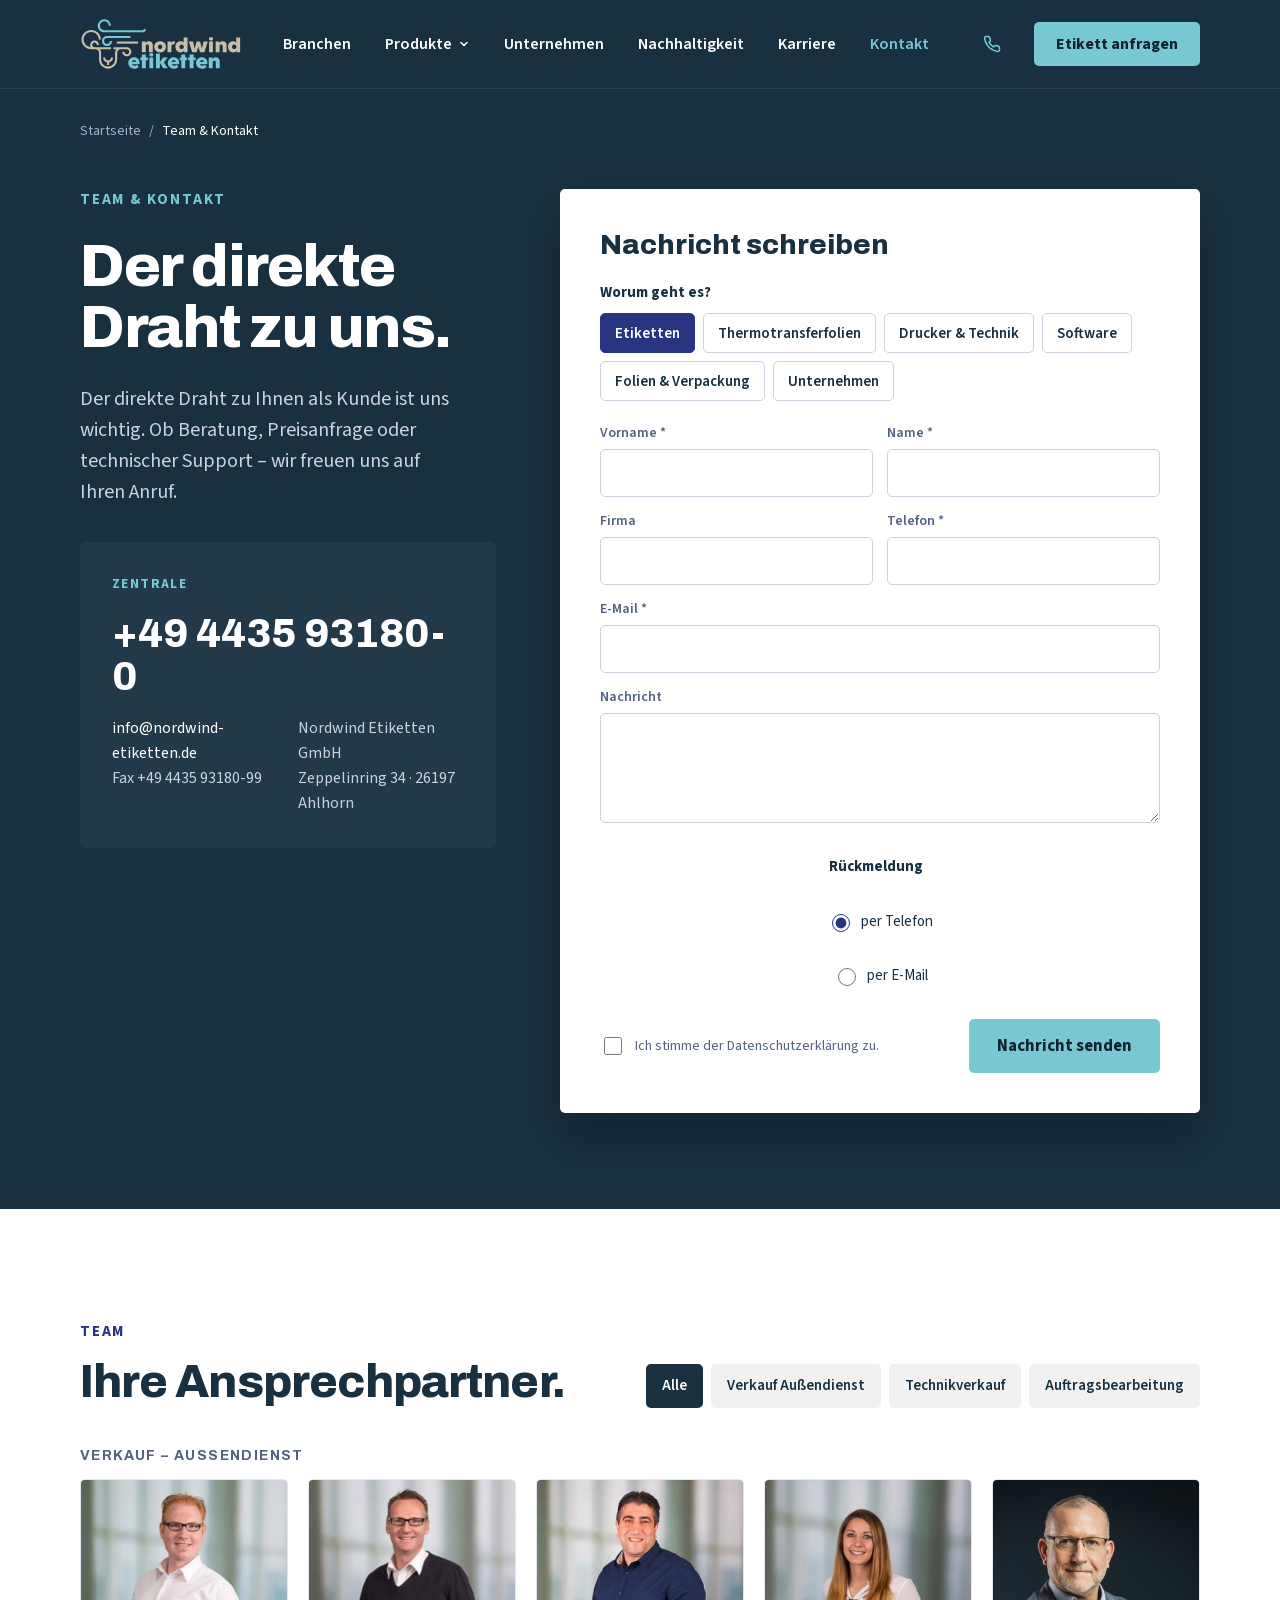
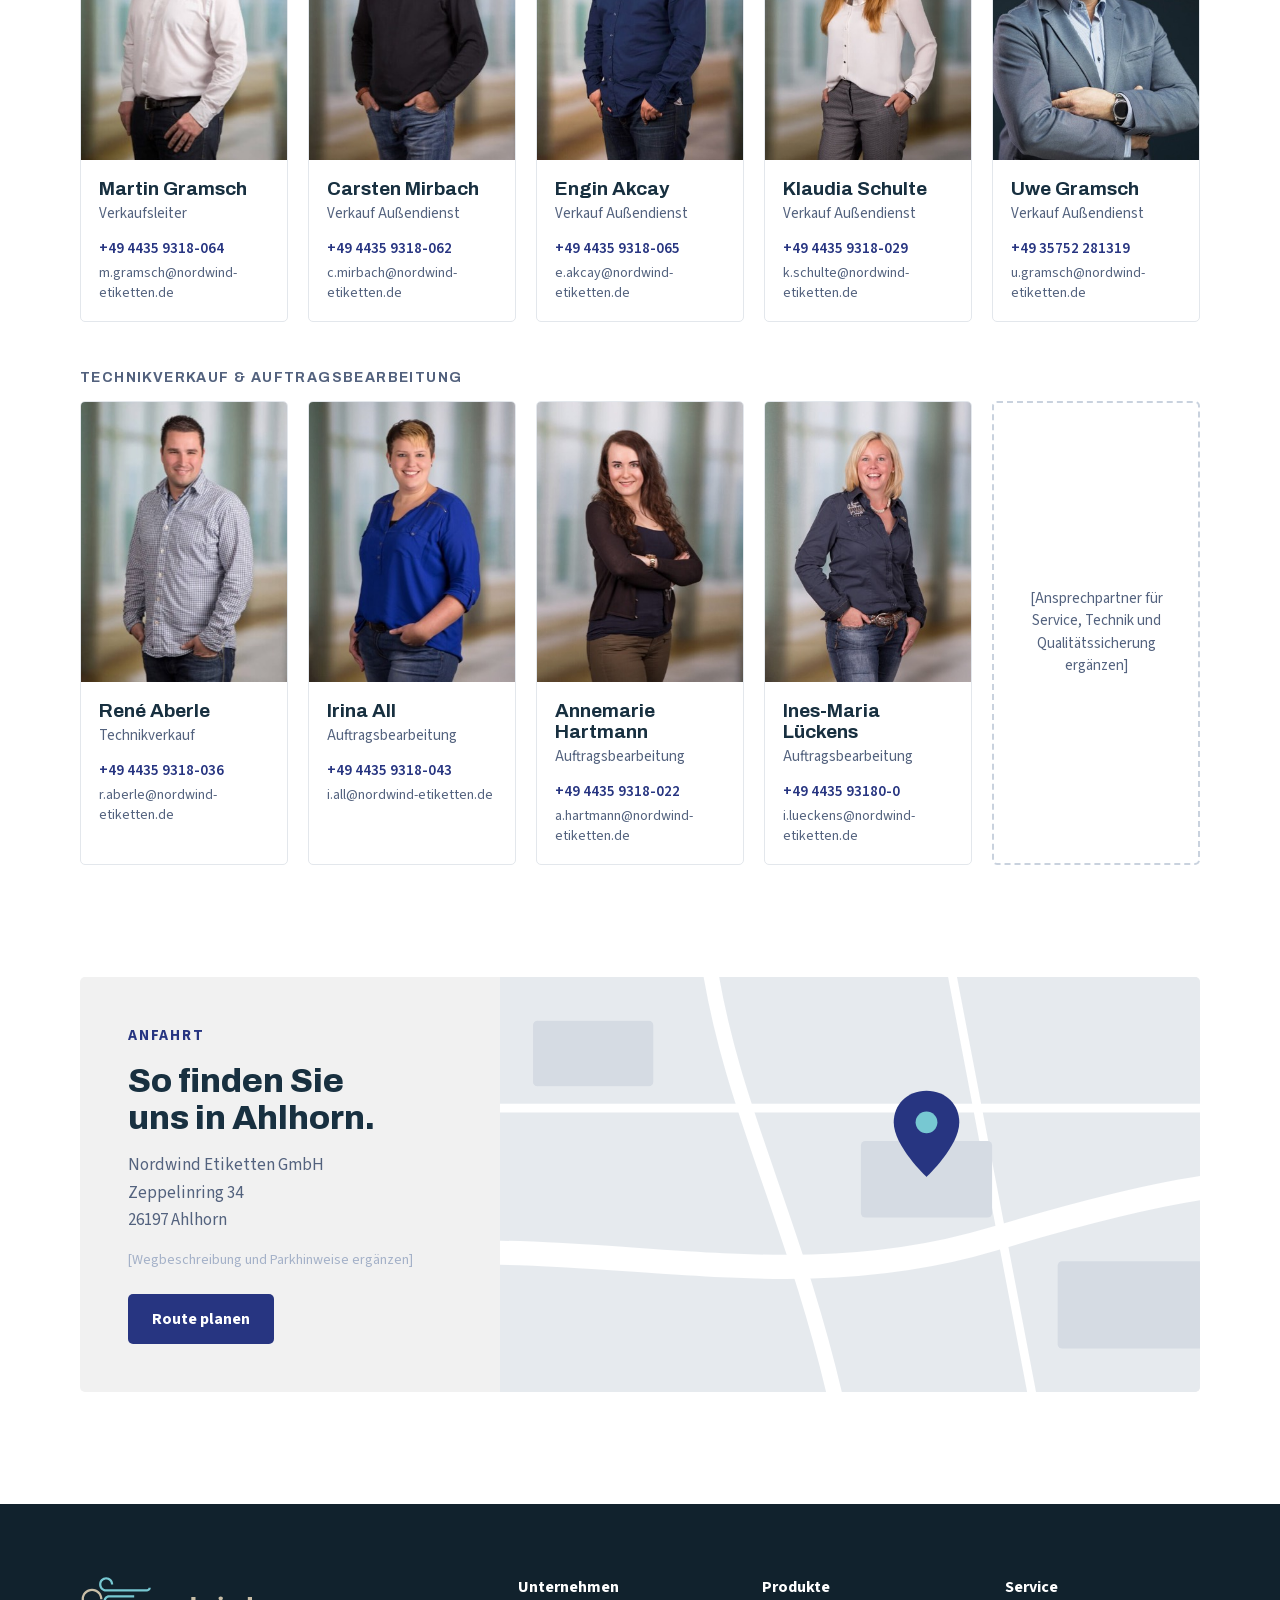
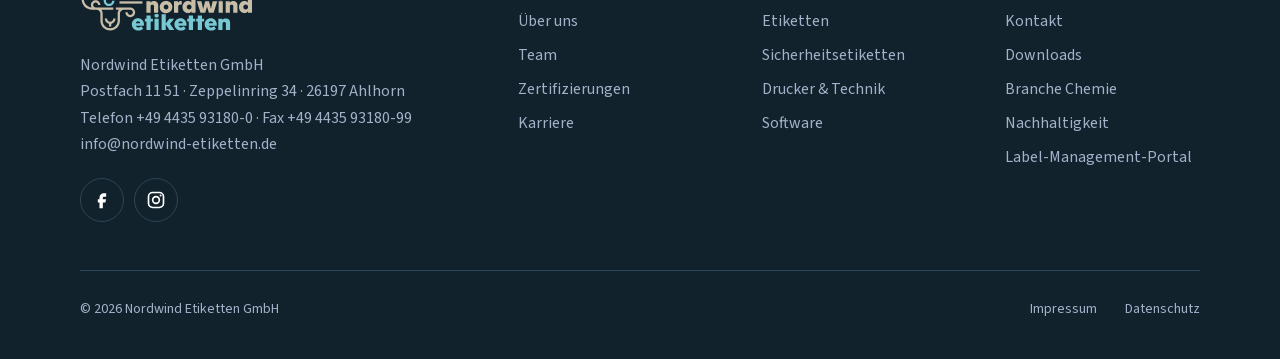
<file: team-kontakt.html>
<!doctype html>
<html lang="de">
<head>
  <meta charset="utf-8">
  <meta name="viewport" content="width=device-width, initial-scale=1">
  <meta name="robots" content="noindex, nofollow">
  <title>Team &amp; Kontakt – Nordwind Etiketten</title>
  <meta name="description" content="Kontakt zu Nordwind Etiketten in Ahlhorn: Zentrale, Kontaktformular und Ihre Ansprechpartner in Verkauf, Technikverkauf und Auftragsbearbeitung.">
  <link rel="icon" href="img/logo-nordwind.svg">
  <link rel="stylesheet" href="styles.css">
  <link rel="stylesheet" href="pages.css">
  <script>document.documentElement.classList.add('js');setTimeout(function(){if(!window.__nwReady){document.documentElement.classList.remove('js');}},3000);</script>
</head>
<body>

<header class="site-header">
  <div class="wrap">
    <a class="logo" href="index.html" aria-label="Nordwind Etiketten – Startseite"><img src="img/logo-nordwind.svg" alt="Nordwind Etiketten"></a>
    <nav class="nav" aria-label="Hauptnavigation">
      <a href="index.html#branchen">Branchen</a>
      <div class="nav-item has-mega">
        <a class="nav-trigger" href="etiketten.html" aria-expanded="false">Produkte<svg width="12" height="12" viewBox="0 0 24 24" fill="none" stroke="currentColor" stroke-width="3" stroke-linecap="round" stroke-linejoin="round" aria-hidden="true"><path d="M6 9l6 6 6-6"/></svg></a>
        <div class="mega">
          <div class="mega-col"><strong>Etiketten</strong><a href="etiketten.html#uebersicht">Etikettenarten &amp; Anwendungen</a><a href="sicherheitsetiketten.html">Sicherheitsetiketten</a><a href="etiketten.html#materialien">Materialien &amp; Klebstoffe</a><a href="etiketten.html#druck">Druck, Farben &amp; Veredelung</a><a href="etiketten.html#aufmachung">Aufmachung, Lager &amp; Repro</a></div>
          <div class="mega-col"><strong>Drucker &amp; Technik</strong><a href="technik.html#drucker">Etikettendrucker im Vergleich</a><a href="technik.html#etikettierung">Etikettier- &amp; Spendeanlagen</a><a href="technik.html#barcodetechnik">Barcodetechnik</a><a href="technik.html#folien">Thermotransferfolien</a></div>
          <div class="mega-col"><strong>Software &amp; Service</strong><a href="technik.html#software">Software</a><a href="downloads.html">Downloads</a><a href="http://www.label-management.de/" rel="noopener">Label-Management-Portal</a></div>
        </div>
      </div>
      <a href="ueber-uns.html">Unternehmen</a>
      <a href="nachhaltigkeit.html">Nachhaltigkeit</a>
      <a href="index.html#karriere">Karriere</a>
      <a href="team-kontakt.html" aria-current="page">Kontakt</a>
    </nav>
    <div class="header-actions">
      <a class="phone" href="tel:+4944359318000" aria-label="Anrufen: +49 4435 93180-0">
        <svg width="18" height="18" viewBox="0 0 24 24" fill="none" stroke="#77C8D2" stroke-width="2" stroke-linecap="round" stroke-linejoin="round" aria-hidden="true"><path d="M22 16.9v3a2 2 0 0 1-2.2 2 19.8 19.8 0 0 1-8.6-3.1 19.5 19.5 0 0 1-6-6A19.8 19.8 0 0 1 2.1 4.2 2 2 0 0 1 4.1 2h3a2 2 0 0 1 2 1.7c.1.9.4 1.8.7 2.7a2 2 0 0 1-.5 2.1L8 9.8a16 16 0 0 0 6 6l1.3-1.3a2 2 0 0 1 2.1-.4c.9.3 1.8.6 2.7.7a2 2 0 0 1 1.7 2z"/></svg>
        <span class="phone-text">+49 4435 93180-0</span>
      </a>
      <a class="btn btn--teal header-cta" href="#nachricht">Etikett anfragen</a>
      <button class="burger" type="button" aria-label="Menü öffnen" aria-expanded="false" aria-controls="mobile-nav">
        <svg width="24" height="24" viewBox="0 0 24 24" fill="none" stroke="#ffffff" stroke-width="2" stroke-linecap="round" aria-hidden="true"><path d="M4 7h16M4 12h16M4 17h10"/></svg>
      </button>
    </div>
  </div>
  <nav id="mobile-nav" class="mobile-nav" aria-label="Mobile Navigation" hidden>
    <div class="wrap">
      <a href="index.html#branchen">Branchen</a>
      <details class="mnav-group">
        <summary>Produkte</summary>
        <div class="mnav-sub"><a href="etiketten.html">Etiketten-Übersicht</a><a href="sicherheitsetiketten.html">Sicherheitsetiketten</a><a href="technik.html">Drucker &amp; Technik</a><a href="technik.html#software">Software</a><a href="downloads.html">Downloads</a></div>
      </details>
      <a href="ueber-uns.html">Unternehmen</a>
      <a href="nachhaltigkeit.html">Nachhaltigkeit</a>
      <a href="index.html#karriere">Karriere</a>
      <a href="team-kontakt.html" aria-current="page">Kontakt</a>
      <a class="btn btn--teal" href="#nachricht">Etikett anfragen</a>
      <div class="social">
        <a href="https://www.facebook.com/nordwindetiketten/" target="_blank" rel="noopener" aria-label="Nordwind Etiketten auf Facebook"><svg width="20" height="20" viewBox="0 0 24 24" fill="currentColor" aria-hidden="true"><path d="M14 8h3V4h-3c-2.8 0-5 2.2-5 5v2H7v4h2v7h4v-7h3l1-4h-4V9c0-.6.4-1 1-1z"/></svg></a>
        <a href="https://www.instagram.com/nordwindetiketten/" target="_blank" rel="noopener" aria-label="Nordwind Etiketten auf Instagram"><svg width="20" height="20" viewBox="0 0 24 24" fill="none" stroke="currentColor" stroke-width="2" aria-hidden="true"><rect x="3" y="3" width="18" height="18" rx="5"/><circle cx="12" cy="12" r="4"/><circle cx="17.5" cy="6.5" r="1.2" fill="currentColor" stroke="none"/></svg></a>
      </div>
    </div>
  </nav>
</header>

<main>
  <section class="page-hero" style="padding-bottom: 96px;">
    <div class="wrap">
      <nav class="breadcrumb" aria-label="Brotkrumen"><a href="index.html">Startseite</a><span aria-hidden="true">/</span><span aria-current="page">Team &amp; Kontakt</span></nav>
      <div class="contact-hero-grid">
        <div class="page-hero-copy">
          <div class="eyebrow eyebrow--light">Team &amp; Kontakt</div>
          <h1>Der direkte Draht zu uns.</h1>
          <p class="hero-lead">Der direkte Draht zu Ihnen als Kunde ist uns wichtig. Ob Beratung, Preisanfrage oder technischer Support – wir freuen uns auf Ihren Anruf.</p>
          <div class="hotline">
            <span class="hotline-label">Zentrale</span>
            <a class="hotline-number" href="tel:+4944359318000">+49 4435 93180-0</a>
            <div class="hotline-meta">
              <span><a href="mailto:info@nordwind-etiketten.de">info@nordwind-etiketten.de</a><br>Fax +49 4435 93180-99</span>
              <span>Nordwind Etiketten GmbH<br>Zeppelinring 34 · 26197 Ahlhorn</span>
            </div>
          </div>
        </div>

        <form class="form-card" id="nachricht" data-preview-form novalidate>
          <h2>Nachricht schreiben</h2>
          <fieldset>
            <legend>Worum geht es?</legend>
            <div class="topic-chips">
              <label><input type="checkbox" name="thema" value="Etiketten" checked><span>Etiketten</span></label>
              <label><input type="checkbox" name="thema" value="Thermotransferfolien"><span>Thermotransferfolien</span></label>
              <label><input type="checkbox" name="thema" value="Drucker &amp; Technik"><span>Drucker &amp; Technik</span></label>
              <label><input type="checkbox" name="thema" value="Software"><span>Software</span></label>
              <label><input type="checkbox" name="thema" value="Folien &amp; Verpackung"><span>Folien &amp; Verpackung</span></label>
              <label><input type="checkbox" name="thema" value="Unternehmen"><span>Unternehmen</span></label>
            </div>
          </fieldset>
          <div class="form-grid">
            <div class="field"><label for="f-vorname">Vorname *</label><input id="f-vorname" name="vorname" autocomplete="given-name" required></div>
            <div class="field"><label for="f-name">Name *</label><input id="f-name" name="name" autocomplete="family-name" required></div>
            <div class="field"><label for="f-firma">Firma</label><input id="f-firma" name="firma" autocomplete="organization"></div>
            <div class="field"><label for="f-tel">Telefon *</label><input id="f-tel" name="telefon" type="tel" autocomplete="tel" required></div>
            <div class="field field--full"><label for="f-mail">E-Mail *</label><input id="f-mail" name="email" type="email" autocomplete="email" required></div>
            <div class="field field--full"><label for="f-nachricht">Nachricht</label><textarea id="f-nachricht" name="nachricht"></textarea></div>
          </div>
          <fieldset class="form-row">
            <legend>Rückmeldung</legend>
            <label><input type="radio" name="rueckmeldung" value="telefon" checked>per Telefon</label>
            <label><input type="radio" name="rueckmeldung" value="mail">per E-Mail</label>
          </fieldset>
          <div class="form-foot">
            <label><input type="checkbox" name="datenschutz" required>Ich stimme der Datenschutzerklärung zu.</label>
            <button class="btn btn--teal" type="submit">Nachricht senden</button>
          </div>
          <p class="form-status" role="status" aria-live="polite"></p>
        </form>
      </div>
    </div>
  </section>

  <section class="section" id="team">
    <div class="wrap">
      <div class="team-head reveal">
        <div class="stack">
          <div class="eyebrow">Team</div>
          <h2 class="h2">Ihre Ansprechpartner.</h2>
        </div>
        <div class="filter" role="group" aria-label="Nach Abteilung filtern">
          <button type="button" class="is-active" data-filter="alle" aria-pressed="true">Alle</button>
          <button type="button" data-filter="aussendienst" aria-pressed="false">Verkauf Außendienst</button>
          <button type="button" data-filter="technik" aria-pressed="false">Technikverkauf</button>
          <button type="button" data-filter="auftrag" aria-pressed="false">Auftragsbearbeitung</button>
        </div>
      </div>

      <div class="team-group">
        <h3 class="team-group-title">Verkauf – Außendienst</h3>
        <ul class="team-grid stagger">
          <li class="team-card" data-dept="aussendienst"><img src="img/team-martin-gramsch.jpg" alt="Martin Gramsch" loading="lazy"><div class="team-card-body"><strong>Martin Gramsch</strong><span class="team-card-role">Verkaufsleiter</span><a class="tel" href="tel:+49443593180064">+49 4435 9318-064</a><a class="mail" href="mailto:m.gramsch@nordwind-etiketten.de">m.gramsch@nordwind-etiketten.de</a></div></li>
          <li class="team-card" data-dept="aussendienst"><img src="img/team-carsten-mirbach.jpg" alt="Carsten Mirbach" loading="lazy"><div class="team-card-body"><strong>Carsten Mirbach</strong><span class="team-card-role">Verkauf Außendienst</span><a class="tel" href="tel:+49443593180062">+49 4435 9318-062</a><a class="mail" href="mailto:c.mirbach@nordwind-etiketten.de">c.mirbach@nordwind-etiketten.de</a></div></li>
          <li class="team-card" data-dept="aussendienst"><img src="img/team-engin-akcay.jpg" alt="Engin Akcay" loading="lazy"><div class="team-card-body"><strong>Engin Akcay</strong><span class="team-card-role">Verkauf Außendienst</span><a class="tel" href="tel:+49443593180065">+49 4435 9318-065</a><a class="mail" href="mailto:e.akcay@nordwind-etiketten.de">e.akcay@nordwind-etiketten.de</a></div></li>
          <li class="team-card" data-dept="aussendienst"><img src="img/team-klaudia.jpg" alt="Klaudia Schulte" loading="lazy"><div class="team-card-body"><strong>Klaudia Schulte</strong><span class="team-card-role">Verkauf Außendienst</span><a class="tel" href="tel:+49443593180029">+49 4435 9318-029</a><a class="mail" href="mailto:k.schulte@nordwind-etiketten.de">k.schulte@nordwind-etiketten.de</a></div></li>
          <li class="team-card" data-dept="aussendienst"><img src="img/team-uwe-gramsch.jpg" alt="Uwe Gramsch" loading="lazy" style="object-position: 50% 15%;"><div class="team-card-body"><strong>Uwe Gramsch</strong><span class="team-card-role">Verkauf Außendienst</span><a class="tel" href="tel:+4935752281319">+49 35752 281319</a><a class="mail" href="mailto:u.gramsch@nordwind-etiketten.de">u.gramsch@nordwind-etiketten.de</a></div></li>
        </ul>
      </div>

      <div class="team-group">
        <h3 class="team-group-title">Technikverkauf &amp; Auftragsbearbeitung</h3>
        <ul class="team-grid stagger">
          <li class="team-card" data-dept="technik"><img src="img/team-rene-aberle.jpg" alt="René Aberle" loading="lazy"><div class="team-card-body"><strong>René Aberle</strong><span class="team-card-role">Technikverkauf</span><a class="tel" href="tel:+49443593180036">+49 4435 9318-036</a><a class="mail" href="mailto:r.aberle@nordwind-etiketten.de">r.aberle@nordwind-etiketten.de</a></div></li>
          <li class="team-card" data-dept="auftrag"><img src="img/team-irina.jpg" alt="Irina All" loading="lazy"><div class="team-card-body"><strong>Irina All</strong><span class="team-card-role">Auftragsbearbeitung</span><a class="tel" href="tel:+49443593180043">+49 4435 9318-043</a><a class="mail" href="mailto:i.all@nordwind-etiketten.de">i.all@nordwind-etiketten.de</a></div></li>
          <li class="team-card" data-dept="auftrag"><img src="img/team-annemarie.jpg" alt="Annemarie Hartmann" loading="lazy"><div class="team-card-body"><strong>Annemarie Hartmann</strong><span class="team-card-role">Auftragsbearbeitung</span><a class="tel" href="tel:+49443593180022">+49 4435 9318-022</a><a class="mail" href="mailto:a.hartmann@nordwind-etiketten.de">a.hartmann@nordwind-etiketten.de</a></div></li>
          <li class="team-card" data-dept="auftrag"><img src="img/team-ines.jpg" alt="Ines-Maria Lückens" loading="lazy"><div class="team-card-body"><strong>Ines-Maria Lückens</strong><span class="team-card-role">Auftragsbearbeitung</span><a class="tel" href="tel:+4944359318000">+49 4435 93180-0</a><a class="mail" href="mailto:i.lueckens@nordwind-etiketten.de">i.lueckens@nordwind-etiketten.de</a></div></li>
          <li class="team-placeholder">[Ansprechpartner für Service, Technik und Qualitätssicherung ergänzen]</li>
        </ul>
      </div>
    </div>
  </section>

  <section class="section" id="anfahrt" style="padding-top: 0;">
    <div class="wrap">
      <div class="map-card reveal">
        <div class="map-card-copy">
          <div class="eyebrow">Anfahrt</div>
          <h2>So finden Sie uns in Ahlhorn.</h2>
          <p>Nordwind Etiketten GmbH<br>Zeppelinring 34<br>26197 Ahlhorn</p>
          <span class="note">[Wegbeschreibung und Parkhinweise ergänzen]</span>
          <a class="btn btn--royal" href="https://www.google.com/maps/search/?api=1&amp;query=Zeppelinring+34+26197+Ahlhorn" rel="noopener" target="_blank">Route planen</a>
        </div>
        <svg viewBox="0 0 860 380" preserveAspectRatio="xMidYMid slice" aria-hidden="true">
          <rect width="860" height="380" fill="#e6eaee"/>
          <path d="M-20 260 C 180 230, 360 300, 560 240 S 820 180, 900 200" fill="none" stroke="#ffffff" stroke-width="22"/>
          <path d="M300 -20 C 320 120, 380 220, 420 400" fill="none" stroke="#ffffff" stroke-width="14"/>
          <path d="M520 -20 L 600 400 M0 120 H 860" fill="none" stroke="#ffffff" stroke-width="8"/>
          <rect x="440" y="150" width="120" height="70" rx="4" fill="#d5dbe3"/>
          <rect x="620" y="260" width="140" height="80" rx="4" fill="#d5dbe3"/>
          <rect x="140" y="40" width="110" height="60" rx="4" fill="#d5dbe3"/>
          <path d="M500 104 c-18 0 -30 13 -30 29 c0 22 30 50 30 50 s30 -28 30 -50 c0 -16 -12 -29 -30 -29 z" fill="#273581"/>
          <circle cx="500" cy="133" r="10" fill="#77C8D2"/>
        </svg>
      </div>
    </div>
  </section>
</main>

<footer class="site-footer">
  <div class="wrap">
    <div class="footer-grid">
      <div class="footer-brand">
        <img src="img/logo-nordwind.svg" alt="Nordwind Etiketten">
        <p>Nordwind Etiketten GmbH<br>Postfach 11 51 · Zeppelinring 34 · 26197 Ahlhorn<br>Telefon +49 4435 93180-0 · Fax +49 4435 93180-99<br>info@nordwind-etiketten.de</p>
        <div class="social">
          <a href="https://www.facebook.com/nordwindetiketten/" target="_blank" rel="noopener" aria-label="Nordwind Etiketten auf Facebook"><svg width="20" height="20" viewBox="0 0 24 24" fill="currentColor" aria-hidden="true"><path d="M14 8h3V4h-3c-2.8 0-5 2.2-5 5v2H7v4h2v7h4v-7h3l1-4h-4V9c0-.6.4-1 1-1z"/></svg></a>
          <a href="https://www.instagram.com/nordwindetiketten/" target="_blank" rel="noopener" aria-label="Nordwind Etiketten auf Instagram"><svg width="20" height="20" viewBox="0 0 24 24" fill="none" stroke="currentColor" stroke-width="2" aria-hidden="true"><rect x="3" y="3" width="18" height="18" rx="5"/><circle cx="12" cy="12" r="4"/><circle cx="17.5" cy="6.5" r="1.2" fill="currentColor" stroke="none"/></svg></a>
        </div>
      </div>
      <div class="footer-col"><strong>Unternehmen</strong><a href="ueber-uns.html">Über uns</a><a href="team-kontakt.html#team">Team</a><a href="ueber-uns.html#zertifikate">Zertifizierungen</a><a href="index.html#karriere">Karriere</a></div>
      <div class="footer-col"><strong>Produkte</strong><a href="etiketten.html">Etiketten</a><a href="sicherheitsetiketten.html">Sicherheitsetiketten</a><a href="technik.html">Drucker &amp; Technik</a><a href="technik.html#software">Software</a></div>
      <div class="footer-col"><strong>Service</strong><a href="team-kontakt.html">Kontakt</a><a href="downloads.html">Downloads</a><a href="branche-chemie.html">Branche Chemie</a><a href="nachhaltigkeit.html">Nachhaltigkeit</a><a href="http://www.label-management.de/" rel="noopener">Label-Management-Portal</a></div>
    </div>
    <div class="footer-bottom">
      <span>© <span data-year>2026</span> Nordwind Etiketten GmbH</span>
      <nav aria-label="Rechtliches"><a href="impressum.html">Impressum</a><a href="datenschutz.html">Datenschutz</a></nav>
    </div>
  </div>
</footer>

<div class="mobile-cta">
  <a href="tel:+4944359318000"><svg width="18" height="18" viewBox="0 0 24 24" fill="none" stroke="currentColor" stroke-width="2" stroke-linecap="round" stroke-linejoin="round" aria-hidden="true"><path d="M22 16.9v3a2 2 0 0 1-2.2 2 19.8 19.8 0 0 1-8.6-3.1 19.5 19.5 0 0 1-6-6A19.8 19.8 0 0 1 2.1 4.2 2 2 0 0 1 4.1 2h3a2 2 0 0 1 2 1.7c.1.9.4 1.8.7 2.7a2 2 0 0 1-.5 2.1L8 9.8a16 16 0 0 0 6 6l1.3-1.3a2 2 0 0 1 2.1-.4c.9.3 1.8.6 2.7.7a2 2 0 0 1 1.7 2z"/></svg>Anrufen</a>
  <a class="is-primary" href="team-kontakt.html#nachricht">Etikett anfragen</a>
</div>

<script src="main.js"></script>
</body>
</html>
</file>
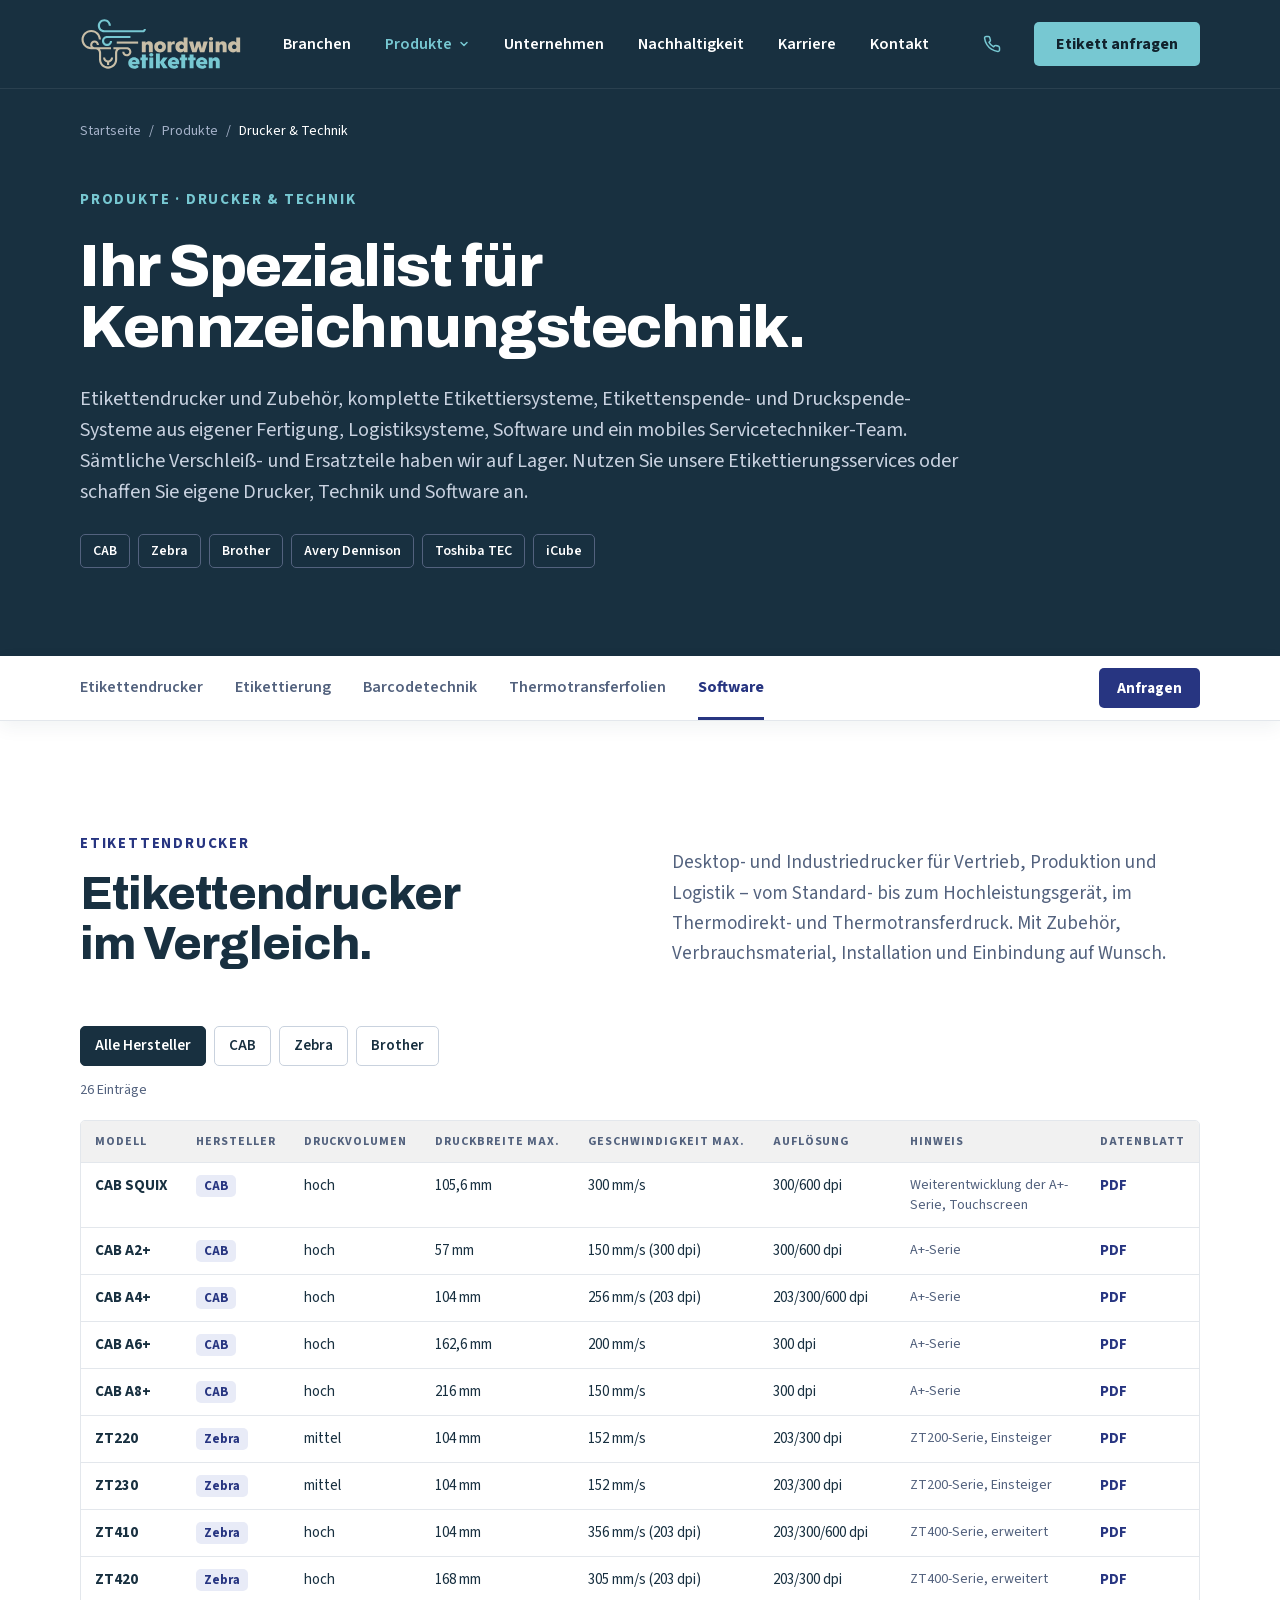
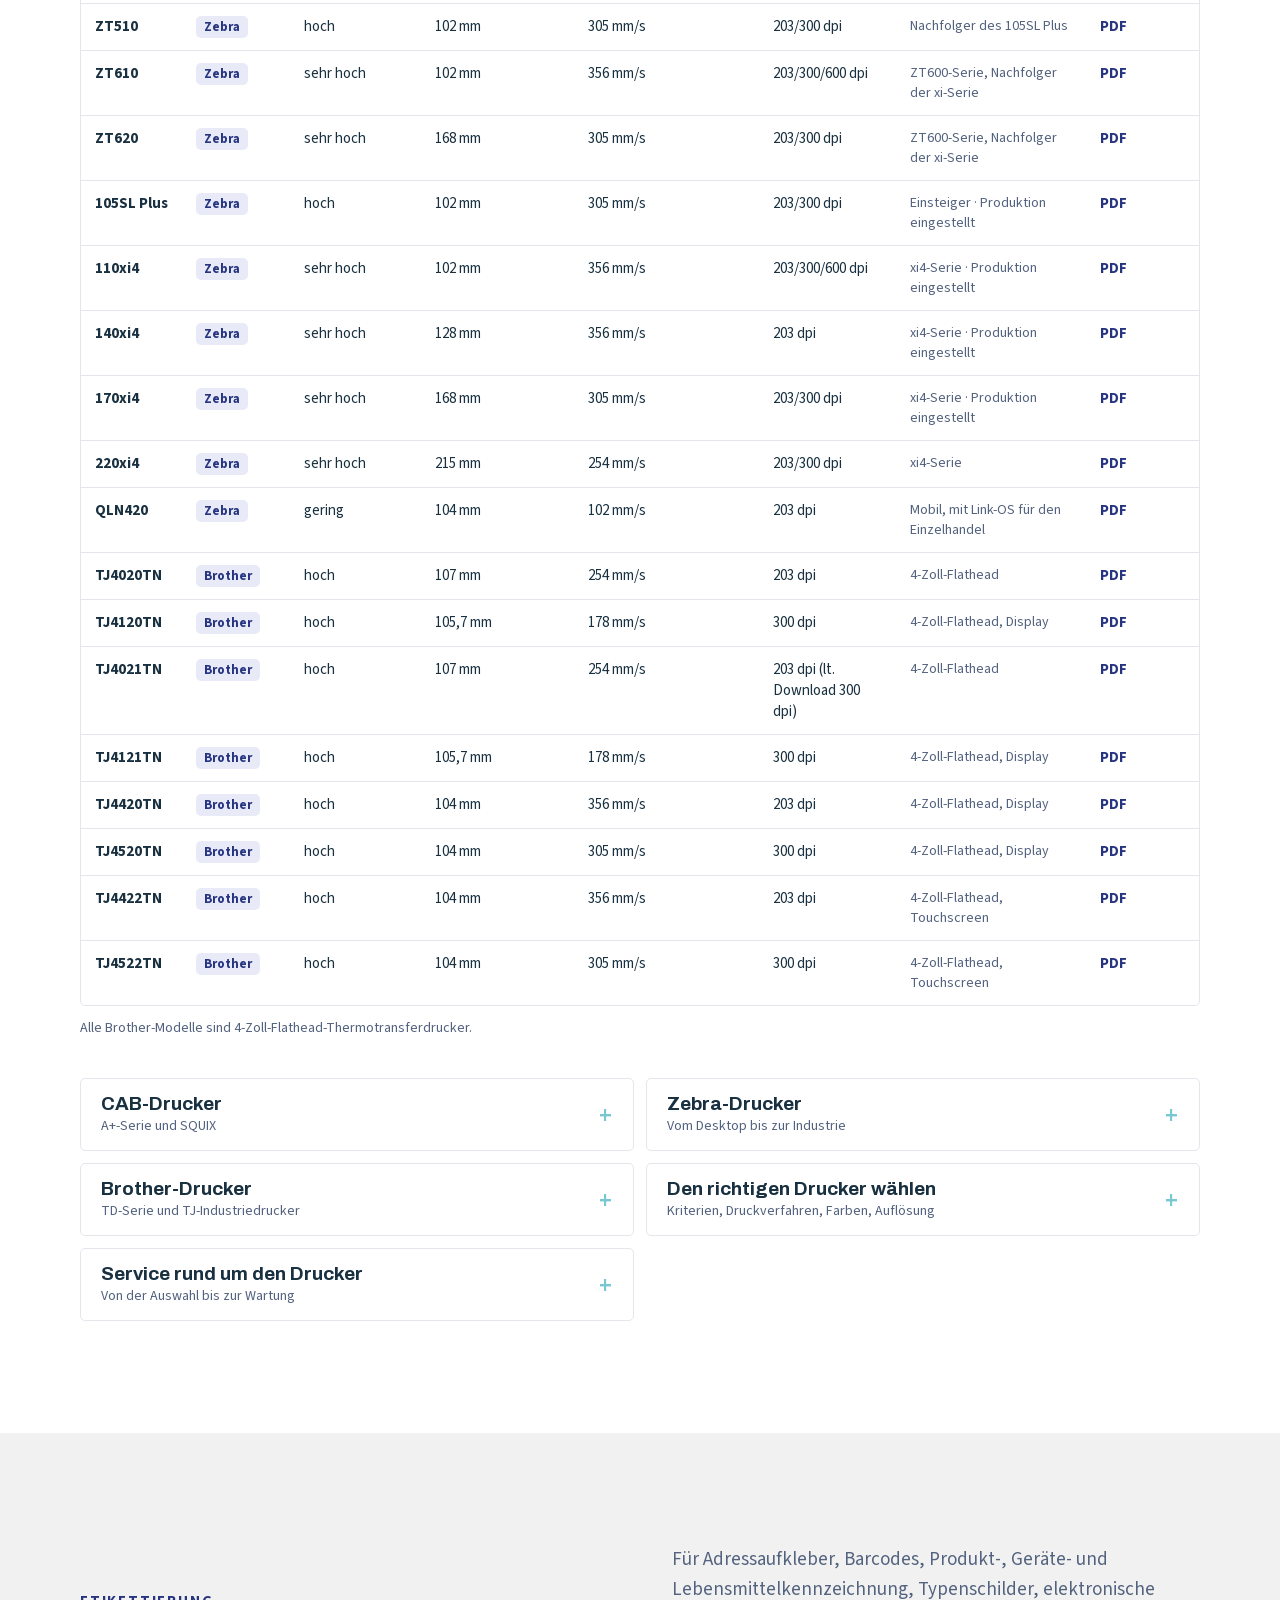
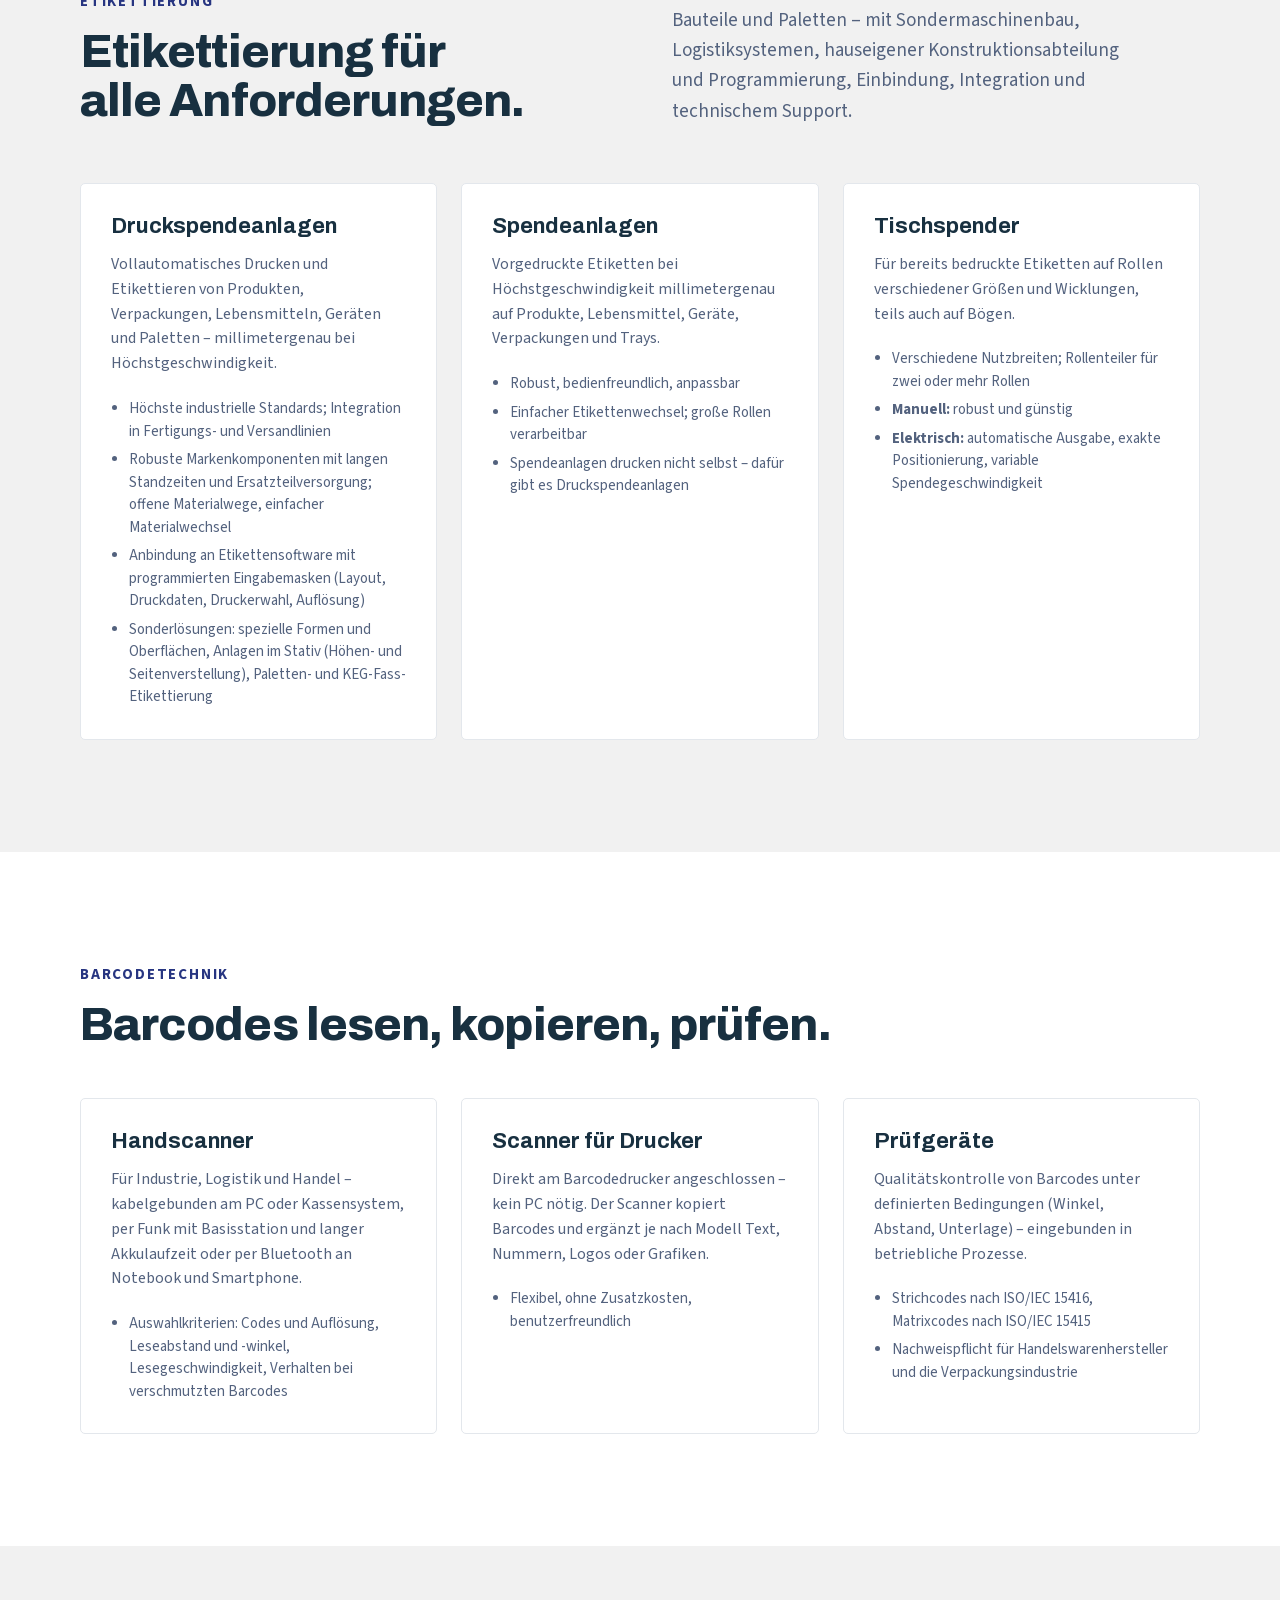
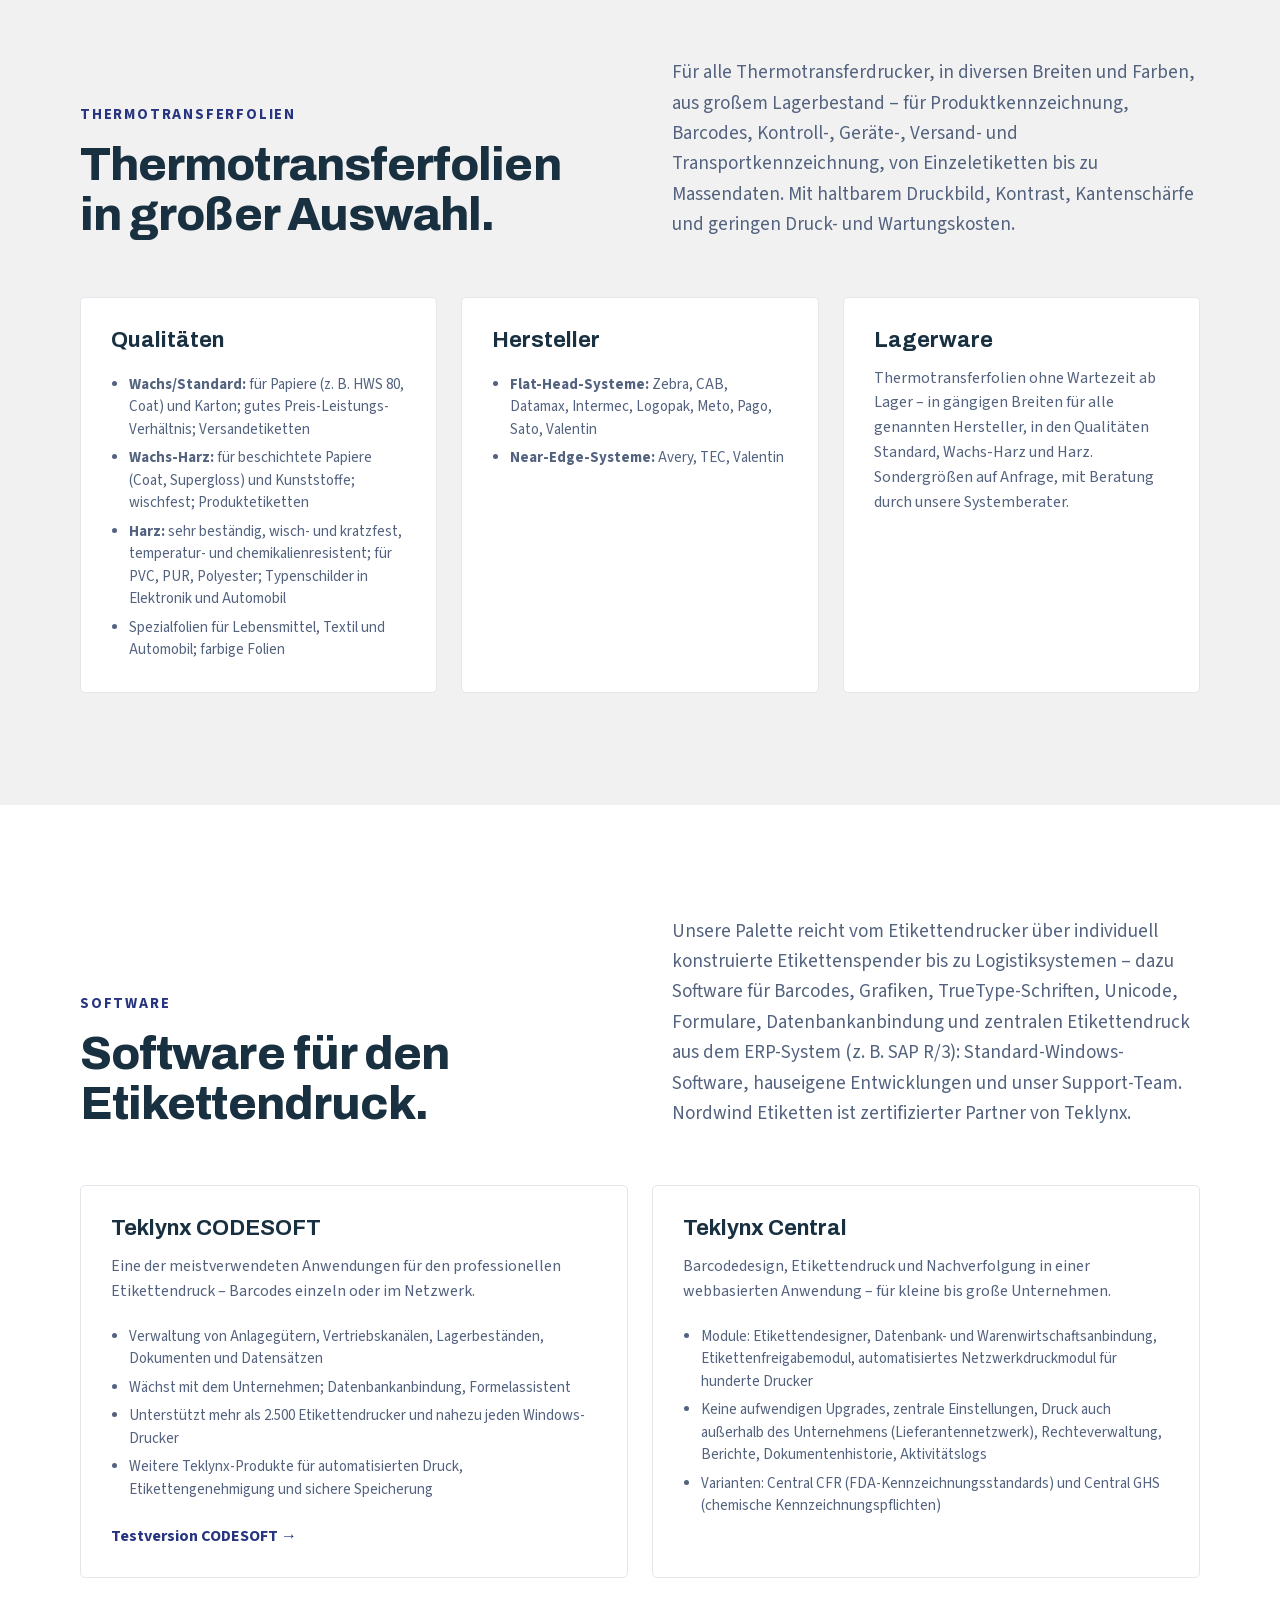
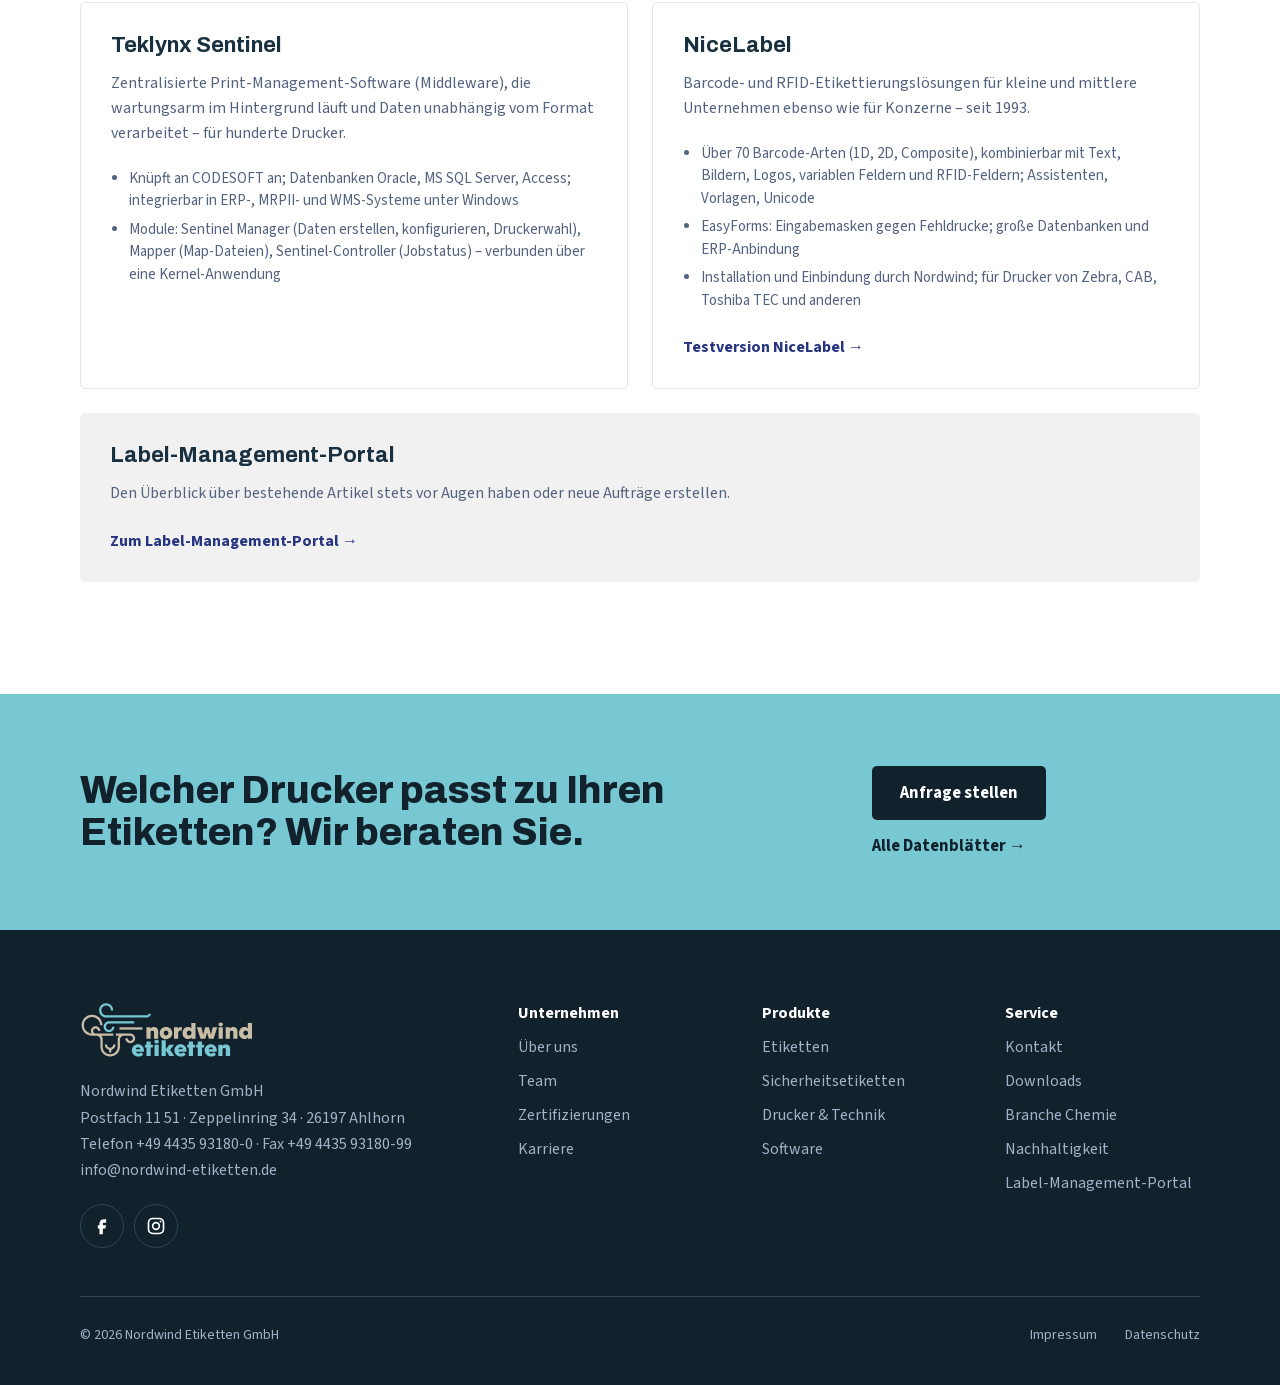
<file: technik.html>
<!doctype html>
<html lang="de">
<head>
  <meta charset="utf-8">
  <meta name="viewport" content="width=device-width, initial-scale=1">
  <meta name="robots" content="noindex, nofollow">
  <title>Drucker &amp; Technik – Nordwind Etiketten</title>
  <meta name="description" content="Etikettendrucker von CAB, Zebra und Brother im Vergleich, Etikettier- und Spendeanlagen, Barcodetechnik, Thermotransferfolien und Software von Nordwind Etiketten.">
  <link rel="icon" href="img/logo-nordwind.svg">
  <link rel="stylesheet" href="styles.css">
  <link rel="stylesheet" href="pages.css">
  <script>document.documentElement.classList.add('js');setTimeout(function(){if(!window.__nwReady){document.documentElement.classList.remove('js');}},3000);</script>
</head>
<body>

<header class="site-header">
  <div class="wrap">
    <a class="logo" href="index.html" aria-label="Nordwind Etiketten – Startseite"><img src="img/logo-nordwind.svg" alt="Nordwind Etiketten"></a>
    <nav class="nav" aria-label="Hauptnavigation">
      <a href="index.html#branchen">Branchen</a>
      <div class="nav-item has-mega">
        <a class="nav-trigger" href="etiketten.html" aria-expanded="false" aria-current="true">Produkte<svg width="12" height="12" viewBox="0 0 24 24" fill="none" stroke="currentColor" stroke-width="3" stroke-linecap="round" stroke-linejoin="round" aria-hidden="true"><path d="M6 9l6 6 6-6"/></svg></a>
        <div class="mega">
          <div class="mega-col"><strong>Etiketten</strong><a href="etiketten.html#uebersicht">Etikettenarten &amp; Anwendungen</a><a href="sicherheitsetiketten.html">Sicherheitsetiketten</a><a href="etiketten.html#materialien">Materialien &amp; Klebstoffe</a><a href="etiketten.html#druck">Druck, Farben &amp; Veredelung</a><a href="etiketten.html#aufmachung">Aufmachung, Lager &amp; Repro</a></div>
          <div class="mega-col"><strong>Drucker &amp; Technik</strong><a href="technik.html#drucker">Etikettendrucker im Vergleich</a><a href="technik.html#etikettierung">Etikettier- &amp; Spendeanlagen</a><a href="technik.html#barcodetechnik">Barcodetechnik</a><a href="technik.html#folien">Thermotransferfolien</a></div>
          <div class="mega-col"><strong>Software &amp; Service</strong><a href="technik.html#software">Software</a><a href="downloads.html">Downloads</a><a href="http://www.label-management.de/" rel="noopener">Label-Management-Portal</a></div>
        </div>
      </div>
      <a href="ueber-uns.html">Unternehmen</a>
      <a href="nachhaltigkeit.html">Nachhaltigkeit</a>
      <a href="index.html#karriere">Karriere</a>
      <a href="team-kontakt.html">Kontakt</a>
    </nav>
    <div class="header-actions">
      <a class="phone" href="tel:+4944359318000" aria-label="Anrufen: +49 4435 93180-0">
        <svg width="18" height="18" viewBox="0 0 24 24" fill="none" stroke="#77C8D2" stroke-width="2" stroke-linecap="round" stroke-linejoin="round" aria-hidden="true"><path d="M22 16.9v3a2 2 0 0 1-2.2 2 19.8 19.8 0 0 1-8.6-3.1 19.5 19.5 0 0 1-6-6A19.8 19.8 0 0 1 2.1 4.2 2 2 0 0 1 4.1 2h3a2 2 0 0 1 2 1.7c.1.9.4 1.8.7 2.7a2 2 0 0 1-.5 2.1L8 9.8a16 16 0 0 0 6 6l1.3-1.3a2 2 0 0 1 2.1-.4c.9.3 1.8.6 2.7.7a2 2 0 0 1 1.7 2z"/></svg>
        <span class="phone-text">+49 4435 93180-0</span>
      </a>
      <a class="btn btn--teal header-cta" href="team-kontakt.html">Etikett anfragen</a>
      <button class="burger" type="button" aria-label="Menü öffnen" aria-expanded="false" aria-controls="mobile-nav">
        <svg width="24" height="24" viewBox="0 0 24 24" fill="none" stroke="#ffffff" stroke-width="2" stroke-linecap="round" aria-hidden="true"><path d="M4 7h16M4 12h16M4 17h10"/></svg>
      </button>
    </div>
  </div>
  <nav id="mobile-nav" class="mobile-nav" aria-label="Mobile Navigation" hidden>
    <div class="wrap">
      <a href="index.html#branchen">Branchen</a>
      <details class="mnav-group">
        <summary>Produkte</summary>
        <div class="mnav-sub"><a href="etiketten.html">Etiketten-Übersicht</a><a href="sicherheitsetiketten.html">Sicherheitsetiketten</a><a href="technik.html">Drucker &amp; Technik</a><a href="technik.html#software">Software</a><a href="downloads.html">Downloads</a></div>
      </details>
      <a href="ueber-uns.html">Unternehmen</a>
      <a href="nachhaltigkeit.html">Nachhaltigkeit</a>
      <a href="index.html#karriere">Karriere</a>
      <a href="team-kontakt.html">Kontakt</a>
      <a class="btn btn--teal" href="team-kontakt.html">Etikett anfragen</a>
      <div class="social">
        <a href="https://www.facebook.com/nordwindetiketten/" target="_blank" rel="noopener" aria-label="Nordwind Etiketten auf Facebook"><svg width="20" height="20" viewBox="0 0 24 24" fill="currentColor" aria-hidden="true"><path d="M14 8h3V4h-3c-2.8 0-5 2.2-5 5v2H7v4h2v7h4v-7h3l1-4h-4V9c0-.6.4-1 1-1z"/></svg></a>
        <a href="https://www.instagram.com/nordwindetiketten/" target="_blank" rel="noopener" aria-label="Nordwind Etiketten auf Instagram"><svg width="20" height="20" viewBox="0 0 24 24" fill="none" stroke="currentColor" stroke-width="2" aria-hidden="true"><rect x="3" y="3" width="18" height="18" rx="5"/><circle cx="12" cy="12" r="4"/><circle cx="17.5" cy="6.5" r="1.2" fill="currentColor" stroke="none"/></svg></a>
      </div>
    </div>
  </nav>
</header>

<main>
  <section class="page-hero">
    <div class="wrap">
      <nav class="breadcrumb" aria-label="Brotkrumen"><a href="index.html">Startseite</a><span aria-hidden="true">/</span><span>Produkte</span><span aria-hidden="true">/</span><span aria-current="page">Drucker &amp; Technik</span></nav>
      <div class="page-hero-grid" style="grid-template-columns: minmax(0, 1fr);">
        <div class="page-hero-copy" style="max-width: 900px;">
          <div class="eyebrow eyebrow--light">Produkte · Drucker &amp; Technik</div>
          <h1>Ihr Spezialist für Kennzeichnungstechnik.</h1>
          <p class="hero-lead">Etikettendrucker und Zubehör, komplette Etikettiersysteme, Etikettenspende- und Druckspende-Systeme aus eigener Fertigung, Logistiksysteme, Software und ein mobiles Servicetechniker-Team. Sämtliche Verschleiß- und Ersatzteile haben wir auf Lager. Nutzen Sie unsere Etikettierungsservices oder schaffen Sie eigene Drucker, Technik und Software an.</p>
          <div class="tag-list"><span class="tag">CAB</span><span class="tag">Zebra</span><span class="tag">Brother</span><span class="tag">Avery Dennison</span><span class="tag">Toshiba TEC</span><span class="tag">iCube</span></div>
        </div>
      </div>
    </div>
  </section>

  <nav class="subnav" aria-label="Auf dieser Seite">
    <div class="wrap">
      <div class="subnav-links">
        <a href="#drucker">Etikettendrucker</a>
        <a href="#etikettierung">Etikettierung</a>
        <a href="#barcodetechnik">Barcodetechnik</a>
        <a href="#folien">Thermotransferfolien</a>
        <a href="#software">Software</a>
      </div>
      <a class="btn btn--royal" href="team-kontakt.html">Anfragen</a>
    </div>
  </nav>

  <section class="section" id="drucker">
    <div class="wrap">
      <div class="section-head reveal">
        <div class="stack">
          <div class="eyebrow">Etikettendrucker</div>
          <h2 class="h2">Etikettendrucker im Vergleich.</h2>
        </div>
        <p class="lead">Desktop- und Industriedrucker für Vertrieb, Produktion und Logistik – vom Standard- bis zum Hochleistungsgerät, im Thermodirekt- und Thermotransferdruck. Mit Zubehör, Verbrauchsmaterial, Installation und Einbindung auf Wunsch.</p>
      </div>

      <div class="filter-bar" data-filter-for="druckertabelle" role="group" aria-label="Drucker nach Hersteller filtern">
        <button type="button" data-value="alle">Alle Hersteller</button>
        <button type="button" data-value="cab">CAB</button>
        <button type="button" data-value="zebra">Zebra</button>
        <button type="button" data-value="brother">Brother</button>
      </div>
      <p class="result-count" data-count-for="druckertabelle" aria-live="polite"></p>

      <div class="table-wrap" tabindex="0" role="region" aria-label="Druckertabelle">
        <table class="spec-table">
          <thead><tr><th scope="col">Modell</th><th scope="col">Hersteller</th><th scope="col">Druckvolumen</th><th scope="col">Druckbreite max.</th><th scope="col">Geschwindigkeit max.</th><th scope="col">Auflösung</th><th scope="col">Hinweis</th><th scope="col">Datenblatt</th></tr></thead>
          <tbody id="druckertabelle">
            <tr data-tags="cab"><td>CAB SQUIX</td><td><span class="brand">CAB</span></td><td>hoch</td><td>105,6 mm</td><td>300 mm/s</td><td>300/600 dpi</td><td class="muted">Weiterentwicklung der A+-Serie, Touchscreen</td><td><a href="https://nordwind-etiketten.de/wp-content/uploads/2016/09/squix_4_de.pdf" target="_blank" rel="noopener">PDF</a></td></tr>
            <tr data-tags="cab"><td>CAB A2+</td><td><span class="brand">CAB</span></td><td>hoch</td><td>57 mm</td><td>150 mm/s (300 dpi)</td><td>300/600 dpi</td><td class="muted">A+-Serie</td><td><a href="https://nordwind-etiketten.de/wp-content/uploads/2016/06/CAB-A4_D_5.pdf" target="_blank" rel="noopener">PDF</a></td></tr>
            <tr data-tags="cab"><td>CAB A4+</td><td><span class="brand">CAB</span></td><td>hoch</td><td>104 mm</td><td>256 mm/s (203 dpi)</td><td>203/300/600 dpi</td><td class="muted">A+-Serie</td><td><a href="https://nordwind-etiketten.de/wp-content/uploads/2016/06/CAB-A4_D_5.pdf" target="_blank" rel="noopener">PDF</a></td></tr>
            <tr data-tags="cab"><td>CAB A6+</td><td><span class="brand">CAB</span></td><td>hoch</td><td>162,6 mm</td><td>200 mm/s</td><td>300 dpi</td><td class="muted">A+-Serie</td><td><a href="https://nordwind-etiketten.de/wp-content/uploads/2016/06/CAB-A4_D_5.pdf" target="_blank" rel="noopener">PDF</a></td></tr>
            <tr data-tags="cab"><td>CAB A8+</td><td><span class="brand">CAB</span></td><td>hoch</td><td>216 mm</td><td>150 mm/s</td><td>300 dpi</td><td class="muted">A+-Serie</td><td><a href="https://nordwind-etiketten.de/wp-content/uploads/2016/06/CAB-A4_D_5.pdf" target="_blank" rel="noopener">PDF</a></td></tr>
            <tr data-tags="zebra"><td>ZT220</td><td><span class="brand">Zebra</span></td><td>mittel</td><td>104 mm</td><td>152 mm/s</td><td>203/300 dpi</td><td class="muted">ZT200-Serie, Einsteiger</td><td><a href="https://nordwind-etiketten.de/wp-content/uploads/2016/04/ZT-200-Serie1.pdf" target="_blank" rel="noopener">PDF</a></td></tr>
            <tr data-tags="zebra"><td>ZT230</td><td><span class="brand">Zebra</span></td><td>mittel</td><td>104 mm</td><td>152 mm/s</td><td>203/300 dpi</td><td class="muted">ZT200-Serie, Einsteiger</td><td><a href="https://nordwind-etiketten.de/wp-content/uploads/2016/04/ZT-200-Serie1.pdf" target="_blank" rel="noopener">PDF</a></td></tr>
            <tr data-tags="zebra"><td>ZT410</td><td><span class="brand">Zebra</span></td><td>hoch</td><td>104 mm</td><td>356 mm/s (203 dpi)</td><td>203/300/600 dpi</td><td class="muted">ZT400-Serie, erweitert</td><td><a href="https://nordwind-etiketten.de/wp-content/uploads/2016/04/DB_Drucker_Clever_Zebra_ZT-400-Serie_1405051.pdf" target="_blank" rel="noopener">PDF</a></td></tr>
            <tr data-tags="zebra"><td>ZT420</td><td><span class="brand">Zebra</span></td><td>hoch</td><td>168 mm</td><td>305 mm/s (203 dpi)</td><td>203/300 dpi</td><td class="muted">ZT400-Serie, erweitert</td><td><a href="https://nordwind-etiketten.de/wp-content/uploads/2016/04/DB_Drucker_Clever_Zebra_ZT-400-Serie_1405051.pdf" target="_blank" rel="noopener">PDF</a></td></tr>
            <tr data-tags="zebra"><td>ZT510</td><td><span class="brand">Zebra</span></td><td>hoch</td><td>102 mm</td><td>305 mm/s</td><td>203/300 dpi</td><td class="muted">Nachfolger des 105SL Plus</td><td><a href="https://nordwind-etiketten.de/wp-content/uploads/2017/07/zt510_de.pdf" target="_blank" rel="noopener">PDF</a></td></tr>
            <tr data-tags="zebra"><td>ZT610</td><td><span class="brand">Zebra</span></td><td>sehr hoch</td><td>102 mm</td><td>356 mm/s</td><td>203/300/600 dpi</td><td class="muted">ZT600-Serie, Nachfolger der xi-Serie</td><td><a href="https://nordwind-etiketten.de/wp-content/uploads/2017/07/zt600er_de.pdf" target="_blank" rel="noopener">PDF</a></td></tr>
            <tr data-tags="zebra"><td>ZT620</td><td><span class="brand">Zebra</span></td><td>sehr hoch</td><td>168 mm</td><td>305 mm/s</td><td>203/300 dpi</td><td class="muted">ZT600-Serie, Nachfolger der xi-Serie</td><td><a href="https://nordwind-etiketten.de/wp-content/uploads/2017/07/zt600er_de.pdf" target="_blank" rel="noopener">PDF</a></td></tr>
            <tr data-tags="zebra"><td>105SL Plus</td><td><span class="brand">Zebra</span></td><td>hoch</td><td>102 mm</td><td>305 mm/s</td><td>203/300 dpi</td><td class="muted">Einsteiger · Produktion eingestellt</td><td><a href="https://nordwind-etiketten.de/wp-content/uploads/2016/05/DB_Drucker_Clever_Zebra-105SL-plus_130320.pdf" target="_blank" rel="noopener">PDF</a></td></tr>
            <tr data-tags="zebra"><td>110xi4</td><td><span class="brand">Zebra</span></td><td>sehr hoch</td><td>102 mm</td><td>356 mm/s</td><td>203/300/600 dpi</td><td class="muted">xi4-Serie · Produktion eingestellt</td><td><a href="https://nordwind-etiketten.de/wp-content/uploads/2016/05/Zebra-xi-Serie1.pdf" target="_blank" rel="noopener">PDF</a></td></tr>
            <tr data-tags="zebra"><td>140xi4</td><td><span class="brand">Zebra</span></td><td>sehr hoch</td><td>128 mm</td><td>356 mm/s</td><td>203 dpi</td><td class="muted">xi4-Serie · Produktion eingestellt</td><td><a href="https://nordwind-etiketten.de/wp-content/uploads/2016/05/Zebra-xi-Serie1.pdf" target="_blank" rel="noopener">PDF</a></td></tr>
            <tr data-tags="zebra"><td>170xi4</td><td><span class="brand">Zebra</span></td><td>sehr hoch</td><td>168 mm</td><td>305 mm/s</td><td>203/300 dpi</td><td class="muted">xi4-Serie · Produktion eingestellt</td><td><a href="https://nordwind-etiketten.de/wp-content/uploads/2016/05/Zebra-xi-Serie1.pdf" target="_blank" rel="noopener">PDF</a></td></tr>
            <tr data-tags="zebra"><td>220xi4</td><td><span class="brand">Zebra</span></td><td>sehr hoch</td><td>215 mm</td><td>254 mm/s</td><td>203/300 dpi</td><td class="muted">xi4-Serie</td><td><a href="https://nordwind-etiketten.de/wp-content/uploads/2016/05/Zebra-xi-Serie1.pdf" target="_blank" rel="noopener">PDF</a></td></tr>
            <tr data-tags="zebra"><td>QLN420</td><td><span class="brand">Zebra</span></td><td>gering</td><td>104 mm</td><td>102 mm/s</td><td>203 dpi</td><td class="muted">Mobil, mit Link-OS für den Einzelhandel</td><td><a href="https://nordwind-etiketten.de/wp-content/uploads/2016/06/Datenblatt_Qln420.pdf" target="_blank" rel="noopener">PDF</a></td></tr>
            <tr data-tags="brother"><td>TJ4020TN</td><td><span class="brand">Brother</span></td><td>hoch</td><td>107 mm</td><td>254 mm/s</td><td>203 dpi</td><td class="muted">4-Zoll-Flathead</td><td><a href="https://nordwind-etiketten.de/wp-content/uploads/TJ-Low-Step-Data-Sheet.pdf" target="_blank" rel="noopener">PDF</a></td></tr>
            <tr data-tags="brother"><td>TJ4120TN</td><td><span class="brand">Brother</span></td><td>hoch</td><td>105,7 mm</td><td>178 mm/s</td><td>300 dpi</td><td class="muted">4-Zoll-Flathead, Display</td><td><a href="https://nordwind-etiketten.de/wp-content/uploads/TJ-Low-Step-Data-Sheet.pdf" target="_blank" rel="noopener">PDF</a></td></tr>
            <tr data-tags="brother"><td>TJ4021TN</td><td><span class="brand">Brother</span></td><td>hoch</td><td>107 mm</td><td>254 mm/s</td><td>203 dpi (lt. Download 300 dpi)</td><td class="muted">4-Zoll-Flathead</td><td><a href="https://nordwind-etiketten.de/wp-content/uploads/TJ-Low-Step-Data-Sheet.pdf" target="_blank" rel="noopener">PDF</a></td></tr>
            <tr data-tags="brother"><td>TJ4121TN</td><td><span class="brand">Brother</span></td><td>hoch</td><td>105,7 mm</td><td>178 mm/s</td><td>300 dpi</td><td class="muted">4-Zoll-Flathead, Display</td><td><a href="https://nordwind-etiketten.de/wp-content/uploads/TJ-Low-Step-Data-Sheet.pdf" target="_blank" rel="noopener">PDF</a></td></tr>
            <tr data-tags="brother"><td>TJ4420TN</td><td><span class="brand">Brother</span></td><td>hoch</td><td>104 mm</td><td>356 mm/s</td><td>203 dpi</td><td class="muted">4-Zoll-Flathead, Display</td><td><a href="https://nordwind-etiketten.de/wp-content/uploads/TJ-Mid-Step-Datenblatt.pdf" target="_blank" rel="noopener">PDF</a></td></tr>
            <tr data-tags="brother"><td>TJ4520TN</td><td><span class="brand">Brother</span></td><td>hoch</td><td>104 mm</td><td>305 mm/s</td><td>300 dpi</td><td class="muted">4-Zoll-Flathead, Display</td><td><a href="https://nordwind-etiketten.de/wp-content/uploads/TJ-Mid-Step-Datenblatt.pdf" target="_blank" rel="noopener">PDF</a></td></tr>
            <tr data-tags="brother"><td>TJ4422TN</td><td><span class="brand">Brother</span></td><td>hoch</td><td>104 mm</td><td>356 mm/s</td><td>203 dpi</td><td class="muted">4-Zoll-Flathead, Touchscreen</td><td><a href="https://nordwind-etiketten.de/wp-content/uploads/TJ-Mid-Step-Datenblatt.pdf" target="_blank" rel="noopener">PDF</a></td></tr>
            <tr data-tags="brother"><td>TJ4522TN</td><td><span class="brand">Brother</span></td><td>hoch</td><td>104 mm</td><td>305 mm/s</td><td>300 dpi</td><td class="muted">4-Zoll-Flathead, Touchscreen</td><td><a href="https://nordwind-etiketten.de/wp-content/uploads/TJ-Mid-Step-Datenblatt.pdf" target="_blank" rel="noopener">PDF</a></td></tr>
          </tbody>
        </table>
      </div>
      <p class="table-note">Alle Brother-Modelle sind 4-Zoll-Flathead-Thermotransferdrucker.<span class="only-mobile"> Die Tabelle lässt sich seitlich wischen.</span></p>

      <div class="acc-grid" style="margin-top: 40px;">
        <details class="acc"><summary><span>CAB-Drucker<small>A+-Serie und SQUIX</small></span></summary><div class="acc-body"><ul>
          <li>Thermotransferdrucker als Desktop- und Industriedrucker</li>
          <li><strong>A+-Serie</strong> (A2+, A4+, A6+, A8+): für einfache Etiketten, Barcodes, Typenschilder und Kartonetiketten; Stand-alone oder Desktop; Erweiterung als einfaches Baukastensystem</li>
          <li><strong>SQUIX:</strong> Weiterentwicklung der A+-Serie für anspruchsvolle Etiketten – mit Erweiterungen, Peripherie und Touchscreen; bisherige A+-Optionsmodule weiter nutzbar</li>
          <li>Beide als Basis- und Spendeversion (Ablösen per Hand oder Applikator); Zubehör und Applikatoren, Software CODESOFT und NiceLabel, Thermotransferfolien aller Qualitätsstufen</li>
        </ul></div></details>
        <details class="acc"><summary><span>Zebra-Drucker<small>Vom Desktop bis zur Industrie</small></span></summary><div class="acc-body"><ul>
          <li>Leistungsstarke Etikettendrucker vom Einzelhandel (Barcodes) bis zur Logistik (Versandaufkleber)</li>
          <li>Zebra Technologies ist börsennotiert, mit mehr als 50 Niederlassungen in über 20 Ländern</li>
          <li>Einsteiger: ZT200 und 105SL Plus · erweitert: ZT400 · mobil: QLn420 mit Link-OS für den Einzelhandel</li>
          <li>Zubehör und Verbrauchsmaterial; Installation und Einbindung auf Wunsch</li>
        </ul></div></details>
        <details class="acc"><summary><span>Brother-Drucker<small>TD-Serie und TJ-Industriedrucker</small></span></summary><div class="acc-body"><ul>
          <li>Starke Partnerschaft mit Brother: Thermotransferdrucker als Desktop- und Industriedrucker</li>
          <li><strong>TD-Serie</strong> für einfache Etiketten (Barcodes, Typenschilder, Kartonetiketten)</li>
          <li><strong>TJ-Industriedrucker</strong> für anspruchsvolle Etiketten, erweiterbar</li>
          <li>Zubehör, Software CODESOFT und NiceLabel, Thermotransferfolien</li>
        </ul></div></details>
        <details class="acc"><summary><span>Den richtigen Drucker wählen<small>Kriterien, Druckverfahren, Farben, Auflösung</small></span></summary><div class="acc-body acc-body--sub">
          <h3 class="acc-sub">Kriterien</h3>
          <ul><li>Druckvolumen (Desktop gegenüber Hochleistung), Auflösung, Etikettengröße, Weiterverarbeitung, Schnittstellen, Verwendung</li><li>Normale Tintenstrahl- und Laserdrucker sind für Etiketten ungeeignet</li></ul>
          <h3 class="acc-sub">Thermodirekt oder Thermotransfer</h3>
          <ul><li><strong>Thermodirekt:</strong> keine Verbrauchsmaterialien außer Papier, wartungsarm; geringere Lagerfähigkeit und Kratzfestigkeit, nur schwarz – für Versandetiketten, Tickets, Parkscheine, Kassenbons auf Thermopapier</li><li><strong>Thermotransfer:</strong> beständig, lange Lebensdauer, wisch- und kratzfest, bedruckt auch Pappe und Kunststoff (Polyester, PP, PVC, PET), chemikalienresistente Folien – für Produkt-, Geräte-, Lebensmittel- und QS-Kennzeichen</li></ul>
          <h3 class="acc-sub">Farben</h3>
          <ul><li>Thermotransfer ermöglicht farbigen Druck, aber nur eine Farbe pro Folie (keine Vollfarbbilder); Folienfarben Schwarz, Rot, Blau, Grün, Orange, Braun u. v. m., Sonderfarben Silber und Gold</li><li>Mehrfarbdruck nur mit synchronen Geräten oder zwei Druckköpfen</li></ul>
          <h3 class="acc-sub">Druckauflösung</h3>
          <ul><li>Höhere Auflösung bedeutet schärfer, aber langsamer</li><li><strong>200 dpi:</strong> Adressetiketten und große 1D-Barcodes</li><li><strong>300 dpi:</strong> kaum teurer; für 2D-Barcodes und kleine Schrift – Paketbarcodes mindestens 300 dpi</li><li><strong>600 dpi:</strong> kleine 2D-Codes und Grafiken, Etiketten unter 2,5 cm Kantenlänge (Typenschilder, Platinen, elektronische Bauteile)</li></ul>
        </div></details>
        <details class="acc"><summary><span>Service rund um den Drucker<small>Von der Auswahl bis zur Wartung</small></span></summary><div class="acc-body"><ul>
          <li>Beratung nach Druckverfahren, Volumen, Auflösung, Größe, Verwendung und Weiterverarbeitung</li>
          <li>Auswahl, Installation, Einbindung in Prozesse, Softwareunterstützung, Service- und Support-Team, Wartung; mobile Servicetechniker, Verbrauchsmaterial ab Lager</li>
          <li>Hauseigener Sondermaschinenbau für Etikettendrucker, Etiketten- und Druckspende-Systeme sowie komplexe Logistiksysteme; regelmäßige Schulungen unserer Mitarbeiter</li>
        </ul></div></details>
      </div>
    </div>
  </section>

  <section class="section section--paper" id="etikettierung">
    <div class="wrap">
      <div class="section-head reveal">
        <div class="stack">
          <div class="eyebrow">Etikettierung</div>
          <h2 class="h2">Etikettierung für alle Anforderungen.</h2>
        </div>
        <p class="lead">Für Adressaufkleber, Barcodes, Produkt-, Geräte- und Lebensmittelkennzeichnung, Typenschilder, elektronische Bauteile und Paletten – mit Sondermaschinenbau, Logistiksystemen, hauseigener Konstruktionsabteilung und Programmierung, Einbindung, Integration und technischem Support.</p>
      </div>
      <div class="grid-3 stagger">
        <div class="tile">
          <h3>Druckspendeanlagen</h3>
          <p>Vollautomatisches Drucken und Etikettieren von Produkten, Verpackungen, Lebensmitteln, Geräten und Paletten – millimetergenau bei Höchstgeschwindigkeit.</p>
          <ul>
            <li>Höchste industrielle Standards; Integration in Fertigungs- und Versandlinien</li>
            <li>Robuste Markenkomponenten mit langen Standzeiten und Ersatzteilversorgung; offene Materialwege, einfacher Materialwechsel</li>
            <li>Anbindung an Etikettensoftware mit programmierten Eingabemasken (Layout, Druckdaten, Druckerwahl, Auflösung)</li>
            <li>Sonderlösungen: spezielle Formen und Oberflächen, Anlagen im Stativ (Höhen- und Seitenverstellung), Paletten- und KEG-Fass-Etikettierung</li>
          </ul>
        </div>
        <div class="tile">
          <h3>Spendeanlagen</h3>
          <p>Vorgedruckte Etiketten bei Höchstgeschwindigkeit millimetergenau auf Produkte, Lebensmittel, Geräte, Verpackungen und Trays.</p>
          <ul>
            <li>Robust, bedienfreundlich, anpassbar</li>
            <li>Einfacher Etikettenwechsel; große Rollen verarbeitbar</li>
            <li>Spendeanlagen drucken nicht selbst – dafür gibt es Druckspendeanlagen</li>
          </ul>
        </div>
        <div class="tile">
          <h3>Tischspender</h3>
          <p>Für bereits bedruckte Etiketten auf Rollen verschiedener Größen und Wicklungen, teils auch auf Bögen.</p>
          <ul>
            <li>Verschiedene Nutzbreiten; Rollenteiler für zwei oder mehr Rollen</li>
            <li><strong>Manuell:</strong> robust und günstig</li>
            <li><strong>Elektrisch:</strong> automatische Ausgabe, exakte Positionierung, variable Spendegeschwindigkeit</li>
          </ul>
        </div>
      </div>
    </div>
  </section>

  <section class="section" id="barcodetechnik">
    <div class="wrap">
      <div class="section-title reveal">
        <div class="eyebrow">Barcodetechnik</div>
        <h2 class="h2">Barcodes lesen, kopieren, prüfen.</h2>
      </div>
      <div class="grid-3 stagger">
        <div class="tile">
          <h3>Handscanner</h3>
          <p>Für Industrie, Logistik und Handel – kabelgebunden am PC oder Kassensystem, per Funk mit Basisstation und langer Akkulaufzeit oder per Bluetooth an Notebook und Smartphone.</p>
          <ul><li>Auswahlkriterien: Codes und Auflösung, Leseabstand und -winkel, Lesegeschwindigkeit, Verhalten bei verschmutzten Barcodes</li></ul>
        </div>
        <div class="tile">
          <h3>Scanner für Drucker</h3>
          <p>Direkt am Barcodedrucker angeschlossen – kein PC nötig. Der Scanner kopiert Barcodes und ergänzt je nach Modell Text, Nummern, Logos oder Grafiken.</p>
          <ul><li>Flexibel, ohne Zusatzkosten, benutzerfreundlich</li></ul>
        </div>
        <div class="tile">
          <h3>Prüfgeräte</h3>
          <p>Qualitätskontrolle von Barcodes unter definierten Bedingungen (Winkel, Abstand, Unterlage) – eingebunden in betriebliche Prozesse.</p>
          <ul><li>Strichcodes nach ISO/IEC 15416, Matrixcodes nach ISO/IEC 15415</li><li>Nachweispflicht für Handelswarenhersteller und die Verpackungsindustrie</li></ul>
        </div>
      </div>
    </div>
  </section>

  <section class="section section--paper" id="folien">
    <div class="wrap">
      <div class="section-head reveal">
        <div class="stack">
          <div class="eyebrow">Thermotransferfolien</div>
          <h2 class="h2">Thermotransferfolien in großer Auswahl.</h2>
        </div>
        <p class="lead">Für alle Thermotransferdrucker, in diversen Breiten und Farben, aus großem Lagerbestand – für Produktkennzeichnung, Barcodes, Kontroll-, Geräte-, Versand- und Transportkennzeichnung, von Einzeletiketten bis zu Massendaten. Mit haltbarem Druckbild, Kontrast, Kantenschärfe und geringen Druck- und Wartungskosten.</p>
      </div>
      <div class="grid-3 stagger">
        <div class="tile">
          <h3>Qualitäten</h3>
          <ul>
            <li><strong>Wachs/Standard:</strong> für Papiere (z. B. HWS 80, Coat) und Karton; gutes Preis-Leistungs-Verhältnis; Versandetiketten</li>
            <li><strong>Wachs-Harz:</strong> für beschichtete Papiere (Coat, Supergloss) und Kunststoffe; wischfest; Produktetiketten</li>
            <li><strong>Harz:</strong> sehr beständig, wisch- und kratzfest, temperatur- und chemikalienresistent; für PVC, PUR, Polyester; Typenschilder in Elektronik und Automobil</li>
            <li>Spezialfolien für Lebensmittel, Textil und Automobil; farbige Folien</li>
          </ul>
        </div>
        <div class="tile">
          <h3>Hersteller</h3>
          <ul>
            <li><strong>Flat-Head-Systeme:</strong> Zebra, CAB, Datamax, Intermec, Logopak, Meto, Pago, Sato, Valentin</li>
            <li><strong>Near-Edge-Systeme:</strong> Avery, TEC, Valentin</li>
          </ul>
        </div>
        <div class="tile">
          <h3>Lagerware</h3>
          <p>Thermotransferfolien ohne Wartezeit ab Lager – in gängigen Breiten für alle genannten Hersteller, in den Qualitäten Standard, Wachs-Harz und Harz. Sondergrößen auf Anfrage, mit Beratung durch unsere Systemberater.</p>
        </div>
      </div>
    </div>
  </section>

  <section class="section" id="software">
    <div class="wrap">
      <div class="section-head reveal">
        <div class="stack">
          <div class="eyebrow">Software</div>
          <h2 class="h2">Software für den Etikettendruck.</h2>
        </div>
        <p class="lead">Unsere Palette reicht vom Etikettendrucker über individuell konstruierte Etikettenspender bis zu Logistiksystemen – dazu Software für Barcodes, Grafiken, TrueType-Schriften, Unicode, Formulare, Datenbankanbindung und zentralen Etikettendruck aus dem ERP-System (z. B. SAP R/3): Standard-Windows-Software, hauseigene Entwicklungen und unser Support-Team. Nordwind Etiketten ist zertifizierter Partner von Teklynx.</p>
      </div>
      <div class="grid-2 stagger">
        <div class="tile">
          <h3>Teklynx CODESOFT</h3>
          <p>Eine der meistverwendeten Anwendungen für den professionellen Etikettendruck – Barcodes einzeln oder im Netzwerk.</p>
          <ul>
            <li>Verwaltung von Anlagegütern, Vertriebskanälen, Lagerbeständen, Dokumenten und Datensätzen</li>
            <li>Wächst mit dem Unternehmen; Datenbankanbindung, Formelassistent</li>
            <li>Unterstützt mehr als 2.500 Etikettendrucker und nahezu jeden Windows-Drucker</li>
            <li>Weitere Teklynx-Produkte für automatisierten Druck, Etikettengenehmigung und sichere Speicherung</li>
          </ul>
          <a class="card-link" href="https://www.teklynx.com/de-EMEA/products/download-trial?product=%20CODESOFT" target="_blank" rel="noopener">Testversion CODESOFT →</a>
        </div>
        <div class="tile">
          <h3>Teklynx Central</h3>
          <p>Barcodedesign, Etikettendruck und Nachverfolgung in einer webbasierten Anwendung – für kleine bis große Unternehmen.</p>
          <ul>
            <li>Module: Etikettendesigner, Datenbank- und Warenwirtschaftsanbindung, Etikettenfreigabemodul, automatisiertes Netzwerkdruckmodul für hunderte Drucker</li>
            <li>Keine aufwendigen Upgrades, zentrale Einstellungen, Druck auch außerhalb des Unternehmens (Lieferantennetzwerk), Rechteverwaltung, Berichte, Dokumentenhistorie, Aktivitätslogs</li>
            <li>Varianten: Central CFR (FDA-Kennzeichnungsstandards) und Central GHS (chemische Kennzeichnungspflichten)</li>
          </ul>
        </div>
        <div class="tile">
          <h3>Teklynx Sentinel</h3>
          <p>Zentralisierte Print-Management-Software (Middleware), die wartungsarm im Hintergrund läuft und Daten unabhängig vom Format verarbeitet – für hunderte Drucker.</p>
          <ul>
            <li>Knüpft an CODESOFT an; Datenbanken Oracle, MS SQL Server, Access; integrierbar in ERP-, MRPII- und WMS-Systeme unter Windows</li>
            <li>Module: Sentinel Manager (Daten erstellen, konfigurieren, Druckerwahl), Mapper (Map-Dateien), Sentinel-Controller (Jobstatus) – verbunden über eine Kernel-Anwendung</li>
          </ul>
        </div>
        <div class="tile">
          <h3>NiceLabel</h3>
          <p>Barcode- und RFID-Etikettierungslösungen für kleine und mittlere Unternehmen ebenso wie für Konzerne – seit 1993.</p>
          <ul>
            <li>Über 70 Barcode-Arten (1D, 2D, Composite), kombinierbar mit Text, Bildern, Logos, variablen Feldern und RFID-Feldern; Assistenten, Vorlagen, Unicode</li>
            <li>EasyForms: Eingabemasken gegen Fehldrucke; große Datenbanken und ERP-Anbindung</li>
            <li>Installation und Einbindung durch Nordwind; für Drucker von Zebra, CAB, Toshiba TEC und anderen</li>
          </ul>
          <a class="card-link" href="https://www.nicelabel.com/de/designer-and-desktop-solutions/download-free-trial" target="_blank" rel="noopener">Testversion NiceLabel →</a>
        </div>
      </div>
      <div class="tile tile--paper" style="margin-top: 24px;">
        <h3>Label-Management-Portal</h3>
        <p>Den Überblick über bestehende Artikel stets vor Augen haben oder neue Aufträge erstellen.</p>
        <a class="card-link" href="http://www.label-management.de/" target="_blank" rel="noopener">Zum Label-Management-Portal →</a>
      </div>
    </div>
  </section>

  <section class="cta-band cta-band--teal">
    <div class="wrap">
      <h2>Welcher Drucker passt zu Ihren Etiketten? Wir beraten Sie.</h2>
      <div class="cta-band-actions">
        <a class="btn btn--dark" href="team-kontakt.html">Anfrage stellen</a>
        <a href="downloads.html">Alle Datenblätter →</a>
      </div>
    </div>
  </section>
</main>

<footer class="site-footer">
  <div class="wrap">
    <div class="footer-grid">
      <div class="footer-brand">
        <img src="img/logo-nordwind.svg" alt="Nordwind Etiketten">
        <p>Nordwind Etiketten GmbH<br>Postfach 11 51 · Zeppelinring 34 · 26197 Ahlhorn<br>Telefon +49 4435 93180-0 · Fax +49 4435 93180-99<br>info@nordwind-etiketten.de</p>
        <div class="social">
          <a href="https://www.facebook.com/nordwindetiketten/" target="_blank" rel="noopener" aria-label="Nordwind Etiketten auf Facebook"><svg width="20" height="20" viewBox="0 0 24 24" fill="currentColor" aria-hidden="true"><path d="M14 8h3V4h-3c-2.8 0-5 2.2-5 5v2H7v4h2v7h4v-7h3l1-4h-4V9c0-.6.4-1 1-1z"/></svg></a>
          <a href="https://www.instagram.com/nordwindetiketten/" target="_blank" rel="noopener" aria-label="Nordwind Etiketten auf Instagram"><svg width="20" height="20" viewBox="0 0 24 24" fill="none" stroke="currentColor" stroke-width="2" aria-hidden="true"><rect x="3" y="3" width="18" height="18" rx="5"/><circle cx="12" cy="12" r="4"/><circle cx="17.5" cy="6.5" r="1.2" fill="currentColor" stroke="none"/></svg></a>
        </div>
      </div>
      <div class="footer-col"><strong>Unternehmen</strong><a href="ueber-uns.html">Über uns</a><a href="team-kontakt.html#team">Team</a><a href="ueber-uns.html#zertifikate">Zertifizierungen</a><a href="index.html#karriere">Karriere</a></div>
      <div class="footer-col"><strong>Produkte</strong><a href="etiketten.html">Etiketten</a><a href="sicherheitsetiketten.html">Sicherheitsetiketten</a><a href="technik.html">Drucker &amp; Technik</a><a href="technik.html#software">Software</a></div>
      <div class="footer-col"><strong>Service</strong><a href="team-kontakt.html">Kontakt</a><a href="downloads.html">Downloads</a><a href="branche-chemie.html">Branche Chemie</a><a href="nachhaltigkeit.html">Nachhaltigkeit</a><a href="http://www.label-management.de/" rel="noopener">Label-Management-Portal</a></div>
    </div>
    <div class="footer-bottom">
      <span>© <span data-year>2026</span> Nordwind Etiketten GmbH</span>
      <nav aria-label="Rechtliches"><a href="impressum.html">Impressum</a><a href="datenschutz.html">Datenschutz</a></nav>
    </div>
  </div>
</footer>

<div class="mobile-cta">
  <a href="tel:+4944359318000"><svg width="18" height="18" viewBox="0 0 24 24" fill="none" stroke="currentColor" stroke-width="2" stroke-linecap="round" stroke-linejoin="round" aria-hidden="true"><path d="M22 16.9v3a2 2 0 0 1-2.2 2 19.8 19.8 0 0 1-8.6-3.1 19.5 19.5 0 0 1-6-6A19.8 19.8 0 0 1 2.1 4.2 2 2 0 0 1 4.1 2h3a2 2 0 0 1 2 1.7c.1.9.4 1.8.7 2.7a2 2 0 0 1-.5 2.1L8 9.8a16 16 0 0 0 6 6l1.3-1.3a2 2 0 0 1 2.1-.4c.9.3 1.8.6 2.7.7a2 2 0 0 1 1.7 2z"/></svg>Anrufen</a>
  <a class="is-primary" href="team-kontakt.html#nachricht">Etikett anfragen</a>
</div>

<script src="main.js"></script>
</body>
</html>
</file>
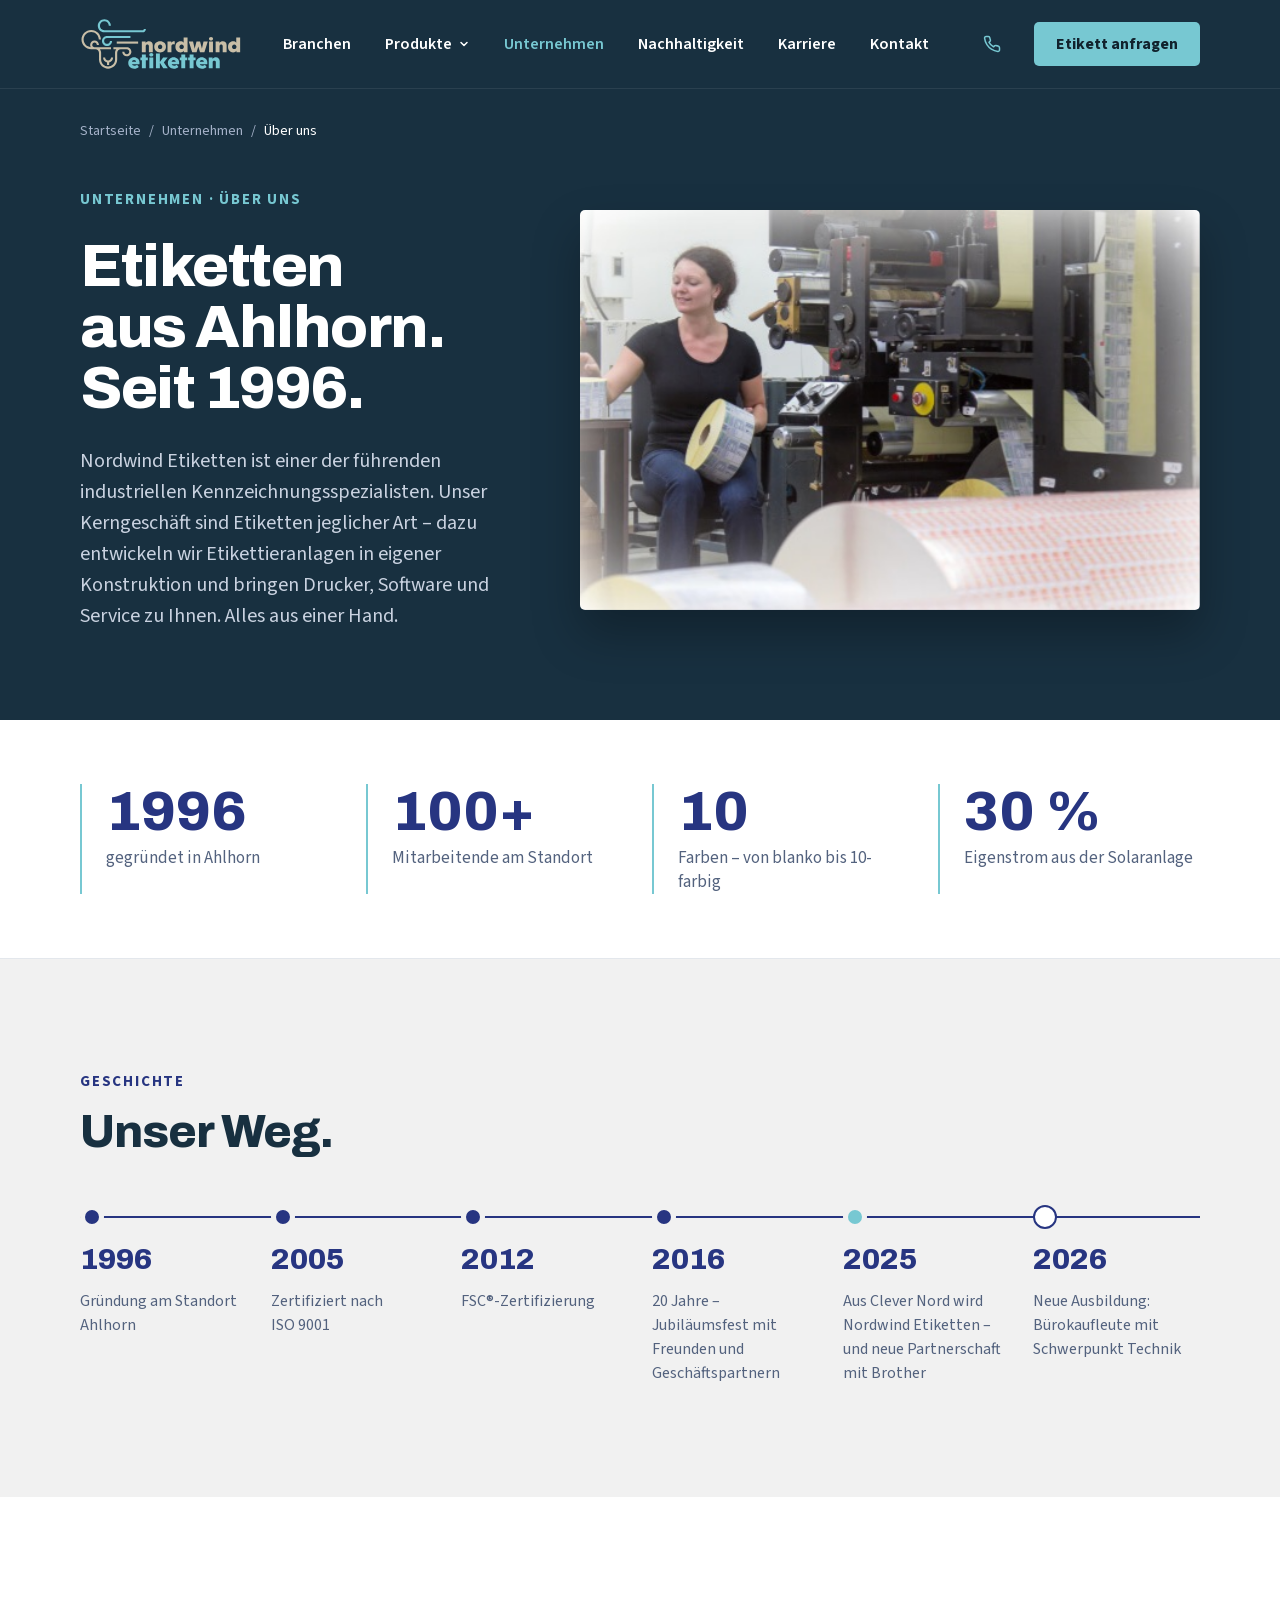
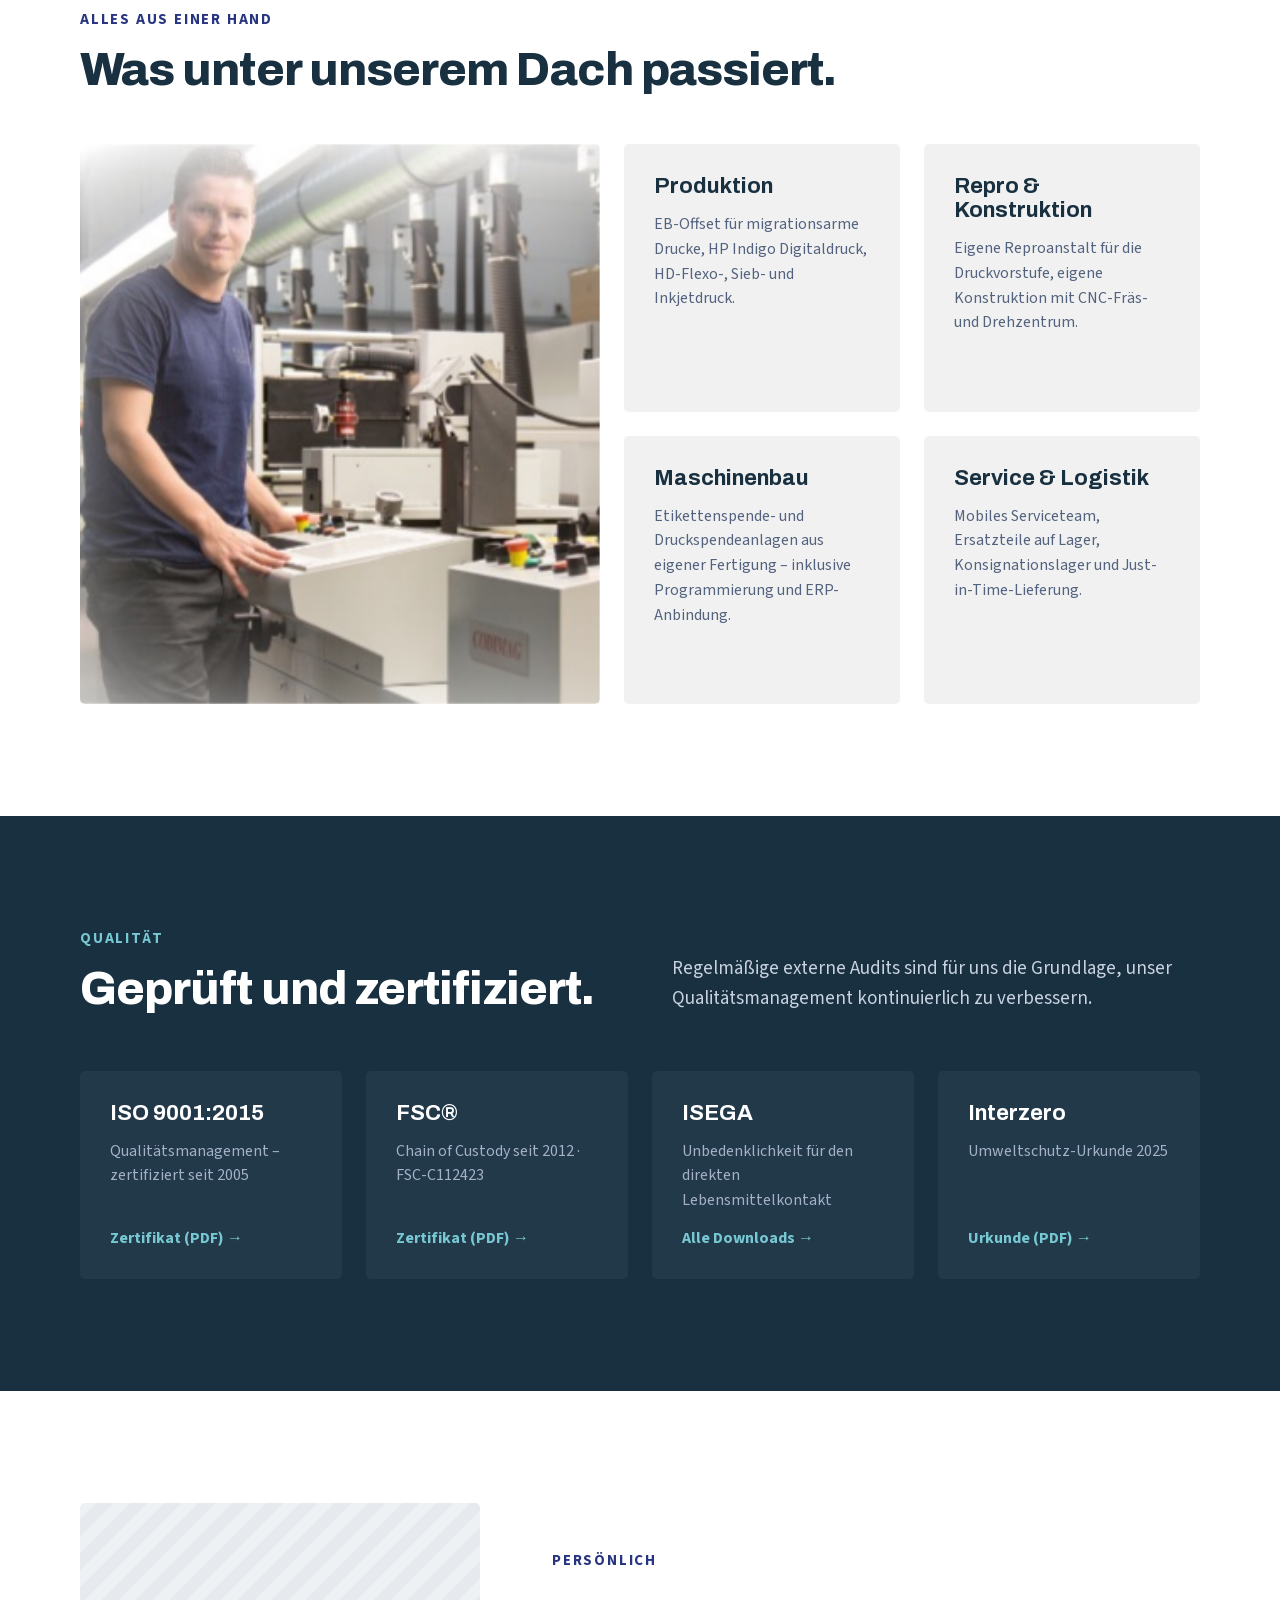
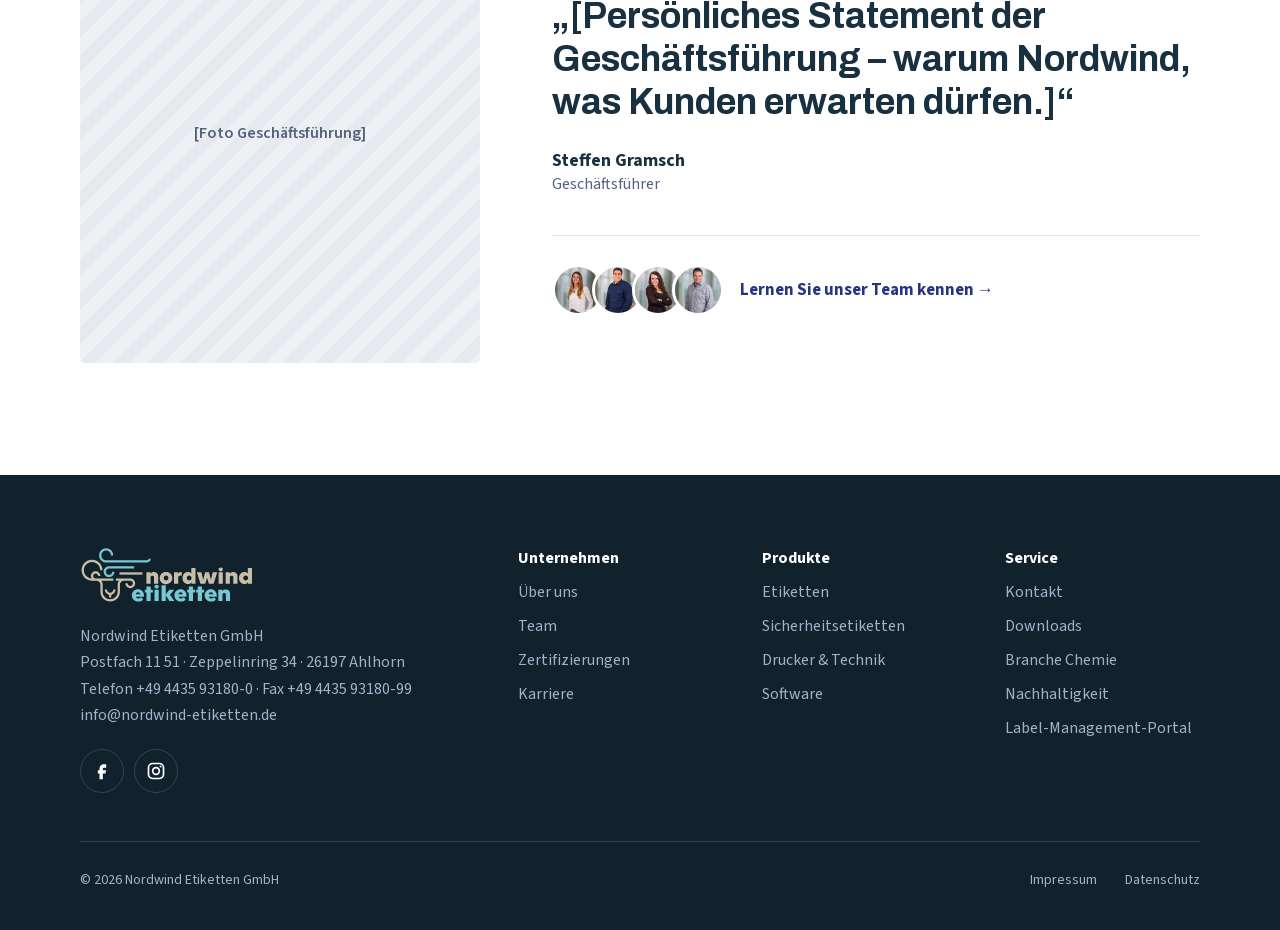
<file: ueber-uns.html>
<!doctype html>
<html lang="de">
<head>
  <meta charset="utf-8">
  <meta name="viewport" content="width=device-width, initial-scale=1">
  <meta name="robots" content="noindex, nofollow">
  <title>Über uns – Nordwind Etiketten</title>
  <meta name="description" content="Nordwind Etiketten aus Ahlhorn: Etiketten jeglicher Art, Etikettieranlagen aus eigener Konstruktion, Drucker, Software und Service – alles aus einer Hand.">
  <link rel="icon" href="img/logo-nordwind.svg">
  <link rel="stylesheet" href="styles.css">
  <link rel="stylesheet" href="pages.css">
  <script>document.documentElement.classList.add('js');setTimeout(function(){if(!window.__nwReady){document.documentElement.classList.remove('js');}},3000);</script>
</head>
<body>

<header class="site-header">
  <div class="wrap">
    <a class="logo" href="index.html" aria-label="Nordwind Etiketten – Startseite"><img src="img/logo-nordwind.svg" alt="Nordwind Etiketten"></a>
    <nav class="nav" aria-label="Hauptnavigation">
      <a href="index.html#branchen">Branchen</a>
      <div class="nav-item has-mega">
        <a class="nav-trigger" href="etiketten.html" aria-expanded="false">Produkte<svg width="12" height="12" viewBox="0 0 24 24" fill="none" stroke="currentColor" stroke-width="3" stroke-linecap="round" stroke-linejoin="round" aria-hidden="true"><path d="M6 9l6 6 6-6"/></svg></a>
        <div class="mega">
          <div class="mega-col"><strong>Etiketten</strong><a href="etiketten.html#uebersicht">Etikettenarten &amp; Anwendungen</a><a href="sicherheitsetiketten.html">Sicherheitsetiketten</a><a href="etiketten.html#materialien">Materialien &amp; Klebstoffe</a><a href="etiketten.html#druck">Druck, Farben &amp; Veredelung</a><a href="etiketten.html#aufmachung">Aufmachung, Lager &amp; Repro</a></div>
          <div class="mega-col"><strong>Drucker &amp; Technik</strong><a href="technik.html#drucker">Etikettendrucker im Vergleich</a><a href="technik.html#etikettierung">Etikettier- &amp; Spendeanlagen</a><a href="technik.html#barcodetechnik">Barcodetechnik</a><a href="technik.html#folien">Thermotransferfolien</a></div>
          <div class="mega-col"><strong>Software &amp; Service</strong><a href="technik.html#software">Software</a><a href="downloads.html">Downloads</a><a href="http://www.label-management.de/" rel="noopener">Label-Management-Portal</a></div>
        </div>
      </div>
      <a href="ueber-uns.html" aria-current="page">Unternehmen</a>
      <a href="nachhaltigkeit.html">Nachhaltigkeit</a>
      <a href="index.html#karriere">Karriere</a>
      <a href="team-kontakt.html">Kontakt</a>
    </nav>
    <div class="header-actions">
      <a class="phone" href="tel:+4944359318000" aria-label="Anrufen: +49 4435 93180-0">
        <svg width="18" height="18" viewBox="0 0 24 24" fill="none" stroke="#77C8D2" stroke-width="2" stroke-linecap="round" stroke-linejoin="round" aria-hidden="true"><path d="M22 16.9v3a2 2 0 0 1-2.2 2 19.8 19.8 0 0 1-8.6-3.1 19.5 19.5 0 0 1-6-6A19.8 19.8 0 0 1 2.1 4.2 2 2 0 0 1 4.1 2h3a2 2 0 0 1 2 1.7c.1.9.4 1.8.7 2.7a2 2 0 0 1-.5 2.1L8 9.8a16 16 0 0 0 6 6l1.3-1.3a2 2 0 0 1 2.1-.4c.9.3 1.8.6 2.7.7a2 2 0 0 1 1.7 2z"/></svg>
        <span class="phone-text">+49 4435 93180-0</span>
      </a>
      <a class="btn btn--teal header-cta" href="team-kontakt.html">Etikett anfragen</a>
      <button class="burger" type="button" aria-label="Menü öffnen" aria-expanded="false" aria-controls="mobile-nav">
        <svg width="24" height="24" viewBox="0 0 24 24" fill="none" stroke="#ffffff" stroke-width="2" stroke-linecap="round" aria-hidden="true"><path d="M4 7h16M4 12h16M4 17h10"/></svg>
      </button>
    </div>
  </div>
  <nav id="mobile-nav" class="mobile-nav" aria-label="Mobile Navigation" hidden>
    <div class="wrap">
      <a href="index.html#branchen">Branchen</a>
      <details class="mnav-group">
        <summary>Produkte</summary>
        <div class="mnav-sub"><a href="etiketten.html">Etiketten-Übersicht</a><a href="sicherheitsetiketten.html">Sicherheitsetiketten</a><a href="technik.html">Drucker &amp; Technik</a><a href="technik.html#software">Software</a><a href="downloads.html">Downloads</a></div>
      </details>
      <a href="ueber-uns.html" aria-current="page">Unternehmen</a>
      <a href="nachhaltigkeit.html">Nachhaltigkeit</a>
      <a href="index.html#karriere">Karriere</a>
      <a href="team-kontakt.html">Kontakt</a>
      <a class="btn btn--teal" href="team-kontakt.html">Etikett anfragen</a>
      <div class="social">
        <a href="https://www.facebook.com/nordwindetiketten/" target="_blank" rel="noopener" aria-label="Nordwind Etiketten auf Facebook"><svg width="20" height="20" viewBox="0 0 24 24" fill="currentColor" aria-hidden="true"><path d="M14 8h3V4h-3c-2.8 0-5 2.2-5 5v2H7v4h2v7h4v-7h3l1-4h-4V9c0-.6.4-1 1-1z"/></svg></a>
        <a href="https://www.instagram.com/nordwindetiketten/" target="_blank" rel="noopener" aria-label="Nordwind Etiketten auf Instagram"><svg width="20" height="20" viewBox="0 0 24 24" fill="none" stroke="currentColor" stroke-width="2" aria-hidden="true"><rect x="3" y="3" width="18" height="18" rx="5"/><circle cx="12" cy="12" r="4"/><circle cx="17.5" cy="6.5" r="1.2" fill="currentColor" stroke="none"/></svg></a>
      </div>
    </div>
  </nav>
</header>

<main>
  <section class="page-hero">
    <div class="wrap">
      <nav class="breadcrumb" aria-label="Brotkrumen"><a href="index.html">Startseite</a><span aria-hidden="true">/</span><span>Unternehmen</span><span aria-hidden="true">/</span><span aria-current="page">Über uns</span></nav>
      <div class="page-hero-grid page-hero-grid--wide">
        <div class="page-hero-copy">
          <div class="eyebrow eyebrow--light">Unternehmen · Über uns</div>
          <h1>Etiketten aus Ahlhorn. Seit 1996.</h1>
          <p class="hero-lead">Nordwind Etiketten ist einer der führenden industriellen Kennzeichnungsspezialisten. Unser Kerngeschäft sind Etiketten jeglicher Art – dazu entwickeln wir Etikettieranlagen in eigener Konstruktion und bringen Drucker, Software und Service zu Ihnen. Alles aus einer Hand.</p>
        </div>
        <figure class="photo-frame zoom-in">
          <img src="img/rollen-anke.jpg" alt="Etikettenfertigung in Ahlhorn">
        </figure>
      </div>
    </div>
  </section>

  <section class="section" style="padding-block: 64px; border-bottom: 1px solid var(--line);">
    <div class="wrap stats">
      <div class="stat"><strong data-count="1996" data-from="1980" data-plain>1996</strong><span>gegründet in Ahlhorn</span></div>
      <div class="stat"><strong data-count="100" data-suffix="+">100+</strong><span>Mitarbeitende am Standort</span></div>
      <div class="stat"><strong data-count="10">10</strong><span>Farben – von blanko bis 10-farbig</span></div>
      <div class="stat"><strong data-count="30" data-suffix=" %">30 %</strong><span>Eigenstrom aus der Solaranlage</span></div>
    </div>
  </section>

  <section class="section section--paper">
    <div class="wrap">
      <div class="section-title reveal">
        <div class="eyebrow">Geschichte</div>
        <h2 class="h2">Unser Weg.</h2>
      </div>
      <div class="htl">
        <div class="htl-track"></div>
        <div class="htl-fill"></div>
        <ol>
          <li><span class="htl-dot"></span><strong>1996</strong><p>Gründung am Standort Ahlhorn</p></li>
          <li><span class="htl-dot"></span><strong>2005</strong><p>Zertifiziert nach ISO 9001</p></li>
          <li><span class="htl-dot"></span><strong>2012</strong><p>FSC®-Zertifizierung</p></li>
          <li><span class="htl-dot"></span><strong>2016</strong><p>20 Jahre – Jubiläumsfest mit Freunden und Geschäftspartnern</p></li>
          <li><span class="htl-dot htl-dot--now"></span><strong>2025</strong><p>Aus Clever Nord wird Nordwind Etiketten – und neue Partnerschaft mit Brother</p></li>
          <li><span class="htl-dot htl-dot--next"></span><strong>2026</strong><p>Neue Ausbildung: Bürokaufleute mit Schwerpunkt Technik</p></li>
        </ol>
      </div>
    </div>
  </section>

  <section class="section">
    <div class="wrap">
      <div class="section-title reveal">
        <div class="eyebrow">Alles aus einer Hand</div>
        <h2 class="h2">Was unter unserem Dach passiert.</h2>
      </div>
      <div class="photo-split">
        <div class="zoom-in"><img src="img/druck-arke.jpg" alt="Arke an der Etikettendruckmaschine" loading="lazy"></div>
        <div class="grid-2 stagger">
          <div class="tile tile--paper"><h3>Produktion</h3><p>EB-Offset für migrationsarme Drucke, HP Indigo Digitaldruck, HD-Flexo-, Sieb- und Inkjetdruck.</p></div>
          <div class="tile tile--paper"><h3>Repro &amp; Konstruktion</h3><p>Eigene Reproanstalt für die Druckvorstufe, eigene Konstruktion mit CNC-Fräs- und Drehzentrum.</p></div>
          <div class="tile tile--paper"><h3>Maschinenbau</h3><p>Etikettenspende- und Druckspendeanlagen aus eigener Fertigung – inklusive Programmierung und ERP-Anbindung.</p></div>
          <div class="tile tile--paper"><h3>Service &amp; Logistik</h3><p>Mobiles Serviceteam, Ersatzteile auf Lager, Konsignationslager und Just-in-Time-Lieferung.</p></div>
        </div>
      </div>
    </div>
  </section>

  <section class="section section--dark" id="zertifikate">
    <div class="wrap">
      <div class="section-head reveal">
        <div class="stack">
          <div class="eyebrow eyebrow--light">Qualität</div>
          <h2 class="h2">Geprüft und zertifiziert.</h2>
        </div>
        <p class="lead">Regelmäßige externe Audits sind für uns die Grundlage, unser Qualitätsmanagement kontinuierlich zu verbessern.</p>
      </div>
      <div class="grid-4 stagger">
        <div class="tile tile--dark"><h3>ISO 9001:2015</h3><p>Qualitätsmanagement – zertifiziert seit 2005</p><a class="tile-link" href="https://nordwind-etiketten.de/wp-content/uploads/Nordwind_ISO-Zertifikat_2026_01_100_055031_Main_DE.pdf" target="_blank" rel="noopener">Zertifikat (PDF) →</a></div>
        <div class="tile tile--dark"><h3>FSC®</h3><p>Chain of Custody seit 2012 · FSC-C112423</p><a class="tile-link" href="https://nordwind-etiketten.de/wp-content/uploads/FSC-Nordwind-Etiketten-certificate-main-GE-I.pdf" target="_blank" rel="noopener">Zertifikat (PDF) →</a></div>
        <div class="tile tile--dark"><h3>ISEGA</h3><p>Unbedenklichkeit für den direkten Lebensmittelkontakt</p><a class="tile-link" href="downloads.html">Alle Downloads →</a></div>
        <div class="tile tile--dark"><h3>Interzero</h3><p>Umweltschutz-Urkunde 2025</p><a class="tile-link" href="https://nordwind-etiketten.de/wp-content/uploads/Interzero_Umweltschutz-Urkunde-2025_Nordwind-Etiketten-GmbH.pdf" target="_blank" rel="noopener">Urkunde (PDF) →</a></div>
      </div>
    </div>
  </section>

  <section class="section">
    <div class="wrap statement">
      <div class="placeholder">[Foto Geschäftsführung]</div>
      <div class="statement-copy reveal">
        <div class="eyebrow">Persönlich</div>
        <blockquote>„[Persönliches Statement der Geschäftsführung – warum Nordwind, was Kunden erwarten dürfen.]“</blockquote>
        <div><strong style="display: block; font-size: 18px;">Steffen Gramsch</strong><span style="font-size: 16px; color: var(--slate);">Geschäftsführer</span></div>
        <div class="team-teaser">
          <div class="avatars">
            <img src="img/team-klaudia.jpg" alt="Klaudia Schulte" loading="lazy">
            <img src="img/team-engin-akcay.jpg" alt="Engin Akcay" loading="lazy">
            <img src="img/team-annemarie.jpg" alt="Annemarie Hartmann" loading="lazy">
            <img src="img/team-rene-aberle.jpg" alt="René Aberle" loading="lazy">
          </div>
          <a class="text-link" href="team-kontakt.html#team">Lernen Sie unser Team kennen →</a>
        </div>
      </div>
    </div>
  </section>
</main>

<footer class="site-footer">
  <div class="wrap">
    <div class="footer-grid">
      <div class="footer-brand">
        <img src="img/logo-nordwind.svg" alt="Nordwind Etiketten">
        <p>Nordwind Etiketten GmbH<br>Postfach 11 51 · Zeppelinring 34 · 26197 Ahlhorn<br>Telefon +49 4435 93180-0 · Fax +49 4435 93180-99<br>info@nordwind-etiketten.de</p>
        <div class="social">
          <a href="https://www.facebook.com/nordwindetiketten/" target="_blank" rel="noopener" aria-label="Nordwind Etiketten auf Facebook"><svg width="20" height="20" viewBox="0 0 24 24" fill="currentColor" aria-hidden="true"><path d="M14 8h3V4h-3c-2.8 0-5 2.2-5 5v2H7v4h2v7h4v-7h3l1-4h-4V9c0-.6.4-1 1-1z"/></svg></a>
          <a href="https://www.instagram.com/nordwindetiketten/" target="_blank" rel="noopener" aria-label="Nordwind Etiketten auf Instagram"><svg width="20" height="20" viewBox="0 0 24 24" fill="none" stroke="currentColor" stroke-width="2" aria-hidden="true"><rect x="3" y="3" width="18" height="18" rx="5"/><circle cx="12" cy="12" r="4"/><circle cx="17.5" cy="6.5" r="1.2" fill="currentColor" stroke="none"/></svg></a>
        </div>
      </div>
      <div class="footer-col"><strong>Unternehmen</strong><a href="ueber-uns.html">Über uns</a><a href="team-kontakt.html#team">Team</a><a href="ueber-uns.html#zertifikate">Zertifizierungen</a><a href="index.html#karriere">Karriere</a></div>
      <div class="footer-col"><strong>Produkte</strong><a href="etiketten.html">Etiketten</a><a href="sicherheitsetiketten.html">Sicherheitsetiketten</a><a href="technik.html">Drucker &amp; Technik</a><a href="technik.html#software">Software</a></div>
      <div class="footer-col"><strong>Service</strong><a href="team-kontakt.html">Kontakt</a><a href="downloads.html">Downloads</a><a href="branche-chemie.html">Branche Chemie</a><a href="nachhaltigkeit.html">Nachhaltigkeit</a><a href="http://www.label-management.de/" rel="noopener">Label-Management-Portal</a></div>
    </div>
    <div class="footer-bottom">
      <span>© <span data-year>2026</span> Nordwind Etiketten GmbH</span>
      <nav aria-label="Rechtliches"><a href="impressum.html">Impressum</a><a href="datenschutz.html">Datenschutz</a></nav>
    </div>
  </div>
</footer>

<div class="mobile-cta">
  <a href="tel:+4944359318000"><svg width="18" height="18" viewBox="0 0 24 24" fill="none" stroke="currentColor" stroke-width="2" stroke-linecap="round" stroke-linejoin="round" aria-hidden="true"><path d="M22 16.9v3a2 2 0 0 1-2.2 2 19.8 19.8 0 0 1-8.6-3.1 19.5 19.5 0 0 1-6-6A19.8 19.8 0 0 1 2.1 4.2 2 2 0 0 1 4.1 2h3a2 2 0 0 1 2 1.7c.1.9.4 1.8.7 2.7a2 2 0 0 1-.5 2.1L8 9.8a16 16 0 0 0 6 6l1.3-1.3a2 2 0 0 1 2.1-.4c.9.3 1.8.6 2.7.7a2 2 0 0 1 1.7 2z"/></svg>Anrufen</a>
  <a class="is-primary" href="team-kontakt.html#nachricht">Etikett anfragen</a>
</div>

<script src="main.js"></script>
</body>
</html>
</file>
<file: styles.css>
/* Schriften lokal eingebunden (keine Verbindung zu Google) */
@font-face { font-family: "Archivo"; font-style: normal; font-weight: 500 800; font-display: swap; src: url("fonts/archivo-latin-ext.woff2") format("woff2"); unicode-range: U+0100-02BA, U+02BD-02C5, U+02C7-02CC, U+02CE-02D7, U+02DD-02FF, U+0304, U+0308, U+0329, U+1D00-1DBF, U+1E00-1E9F, U+1EF2-1EFF, U+2020, U+20A0-20AB, U+20AD-20C0, U+2113, U+2C60-2C7F, U+A720-A7FF; }
@font-face { font-family: "Archivo"; font-style: normal; font-weight: 500 800; font-display: swap; src: url("fonts/archivo-latin.woff2") format("woff2"); unicode-range: U+0000-00FF, U+0131, U+0152-0153, U+02BB-02BC, U+02C6, U+02DA, U+02DC, U+0304, U+0308, U+0329, U+2000-206F, U+20AC, U+2122, U+2191, U+2193, U+2212, U+2215, U+FEFF, U+FFFD; }
@font-face { font-family: "Source Sans 3"; font-style: normal; font-weight: 400 700; font-display: swap; src: url("fonts/source-sans-3-latin-ext.woff2") format("woff2"); unicode-range: U+0100-02BA, U+02BD-02C5, U+02C7-02CC, U+02CE-02D7, U+02DD-02FF, U+0304, U+0308, U+0329, U+1D00-1DBF, U+1E00-1E9F, U+1EF2-1EFF, U+2020, U+20A0-20AB, U+20AD-20C0, U+2113, U+2C60-2C7F, U+A720-A7FF; }
@font-face { font-family: "Source Sans 3"; font-style: normal; font-weight: 400 700; font-display: swap; src: url("fonts/source-sans-3-latin.woff2") format("woff2"); unicode-range: U+0000-00FF, U+0131, U+0152-0153, U+02BB-02BC, U+02C6, U+02DA, U+02DC, U+0304, U+0308, U+0329, U+2000-206F, U+20AC, U+2122, U+2191, U+2193, U+2212, U+2215, U+FEFF, U+FFFD; }

/* Nordwind Etiketten – Startseite */

:root {
  --petrol: #183040;
  --deep: #11222d;
  --royal: #273581;
  --slate: #53627e;
  --mist: #a4b1c8;
  --paper: #f1f1f1;
  --sand: #C8BEA7;
  --teal: #77C8D2;
  --sand-bg: #f6f4ef;
  --line: #e3e7ec;
  --font-body: 'Source Sans 3', 'Source Sans Pro', Arial, sans-serif;
  --font-display: Archivo, 'Arial Narrow', Arial, sans-serif;
}

*, *::before, *::after { box-sizing: border-box; }
html { scroll-behavior: smooth; scroll-padding-top: 88px; }
body { margin: 0; font-family: var(--font-body); color: var(--petrol); background: #fff; -webkit-font-smoothing: antialiased; }
img { max-width: 100%; display: block; }
a { color: var(--royal); text-decoration: none; }
a:hover { color: var(--petrol); }
h1, h2, h3 { margin: 0; font-family: var(--font-display); text-wrap: balance; }
p { margin: 0; text-wrap: pretty; }
figure { margin: 0; }
[hidden] { display: none !important; }

.wrap { width: 100%; max-width: 1440px; margin-inline: auto; padding-inline: 80px; }
.section { padding-block: 112px; }
.stack { display: flex; flex-direction: column; gap: 16px; }
.eyebrow { font-size: 15px; font-weight: 700; letter-spacing: .12em; text-transform: uppercase; color: var(--royal); }
.eyebrow--light { color: var(--teal); }
.h2 { font-size: 46px; line-height: 1.08; font-weight: 800; letter-spacing: -.02em; }
.lead { font-size: 19px; line-height: 1.6; color: var(--slate); }
.section-head { display: grid; grid-template-columns: repeat(2, minmax(0, 1fr)); gap: 64px; align-items: end; margin-bottom: 56px; }
.text-link { font-size: 17px; font-weight: 700; color: var(--royal); }
.dot { width: 8px; height: 8px; border-radius: 4px; background: var(--teal); flex-shrink: 0; display: block; }

.btn { display: inline-flex; align-items: center; justify-content: center; gap: 10px; height: 54px; padding: 0 28px; border-radius: 5px; font-size: 17px; font-weight: 700; transition: transform .2s, background .2s, border-color .2s; white-space: nowrap; }
.btn:hover { transform: translateY(-2px); }
.btn--teal { background: var(--teal); color: var(--deep); }
.btn--teal:hover { color: var(--deep); }
.btn--ghost { border: 1px solid var(--slate); color: #fff; font-weight: 600; }
.btn--ghost:hover { color: #fff; border-color: var(--teal); }
.btn--royal { height: 50px; padding: 0 24px; font-size: 16px; background: var(--royal); color: #fff; }
.btn--royal:hover { color: #fff; }
.btn--white { height: 50px; padding: 0 24px; font-size: 16px; background: #fff; color: var(--royal); }
.btn--white:hover { color: var(--royal); }

/* Header */
.site-header { position: sticky; top: 0; z-index: 50; background: var(--petrol); border-bottom: 1px solid rgba(255, 255, 255, .08); }
.site-header > .wrap { height: 88px; display: flex; align-items: center; justify-content: space-between; gap: 24px; }
.logo img { height: 52px; width: auto; }
.nav { display: flex; gap: 34px; }
.nav a { color: #fff; font-size: 16px; font-weight: 600; }
.nav a:hover { color: var(--teal); }
.header-actions { display: flex; align-items: center; gap: 20px; }
.phone { display: flex; align-items: center; gap: 8px; min-height: 44px; color: var(--mist); font-size: 16px; font-weight: 600; }
.phone:hover { color: #fff; }
.header-cta { height: 44px; padding: 0 22px; font-size: 16px; }
.burger { display: none; width: 44px; height: 44px; border: 0; background: transparent; align-items: center; justify-content: center; cursor: pointer; }
.mobile-nav { border-top: 1px solid rgba(255, 255, 255, .08); }
.mobile-nav .wrap { display: flex; flex-direction: column; padding-block: 8px 20px; }
.mobile-nav a:not(.btn) { display: flex; align-items: center; min-height: 52px; color: #fff; font-size: 18px; font-weight: 600; border-bottom: 1px solid rgba(255, 255, 255, .06); }
.mobile-nav .btn { margin-top: 16px; }

/* Hero */
.hero { position: relative; overflow: hidden; background: var(--petrol); padding-block: 80px 96px; }
.wind { position: absolute; inset: 0; width: 100%; height: 100%; pointer-events: none; }
.nw-wind { animation: nw-wind 22s linear infinite; }
.hero-grid { position: relative; display: grid; grid-template-columns: minmax(0, 1fr) 620px; gap: 64px; align-items: center; }
.hero-copy { display: flex; flex-direction: column; gap: 28px; }
.hero-eyebrow { display: flex; align-items: center; gap: 12px; }
.hero-eyebrow::before { content: ""; width: 32px; height: 2px; background: var(--teal); }
.hero h1 { font-size: 62px; line-height: 1.02; font-weight: 800; letter-spacing: -.025em; color: #fff; }
.hero h1 span { color: var(--teal); }
.hero-lead { font-size: 20px; line-height: 1.55; color: #c9d2e0; max-width: 540px; }
.hero-actions { display: flex; flex-wrap: wrap; gap: 14px; }
.photo-card { position: relative; height: 270px; margin-top: 12px; border-radius: 5px; overflow: hidden; box-shadow: 0 24px 48px rgba(0, 0, 0, .28); }
.photo-card img { width: 100%; height: 100%; object-fit: cover; object-position: 60% 20%; }
.photo-tag { position: absolute; left: 16px; bottom: 16px; display: flex; align-items: center; gap: 10px; padding: 10px 14px; border-radius: 5px; background: rgba(17, 34, 45, .86); color: #fff; font-size: 15px; font-weight: 600; }

/* Branchen-Tabs (beide Animationen) */
.st-tabs { display: flex; flex-wrap: wrap; gap: 8px; }
.st-tab { position: relative; overflow: hidden; height: 44px; padding: 0 16px; border-radius: 5px; border: 1px solid var(--slate); background: transparent; color: #c9d2e0; font: 600 15px/1 var(--font-body); cursor: pointer; transition: background .2s, color .2s, border-color .2s; }
.st-tab:hover { border-color: var(--teal); }
.st-tab.is-active { background: var(--teal); border-color: var(--teal); color: var(--deep); }
.st-tabbar { position: absolute; left: 0; right: 0; bottom: 0; height: 3px; background: var(--royal); transform-origin: 0 50%; display: none; }
.st-tab.is-active .st-tabbar { display: block; animation: nw-bar var(--tab-dur, 8s) linear both; }

/* Etikett-Animation (Hero) */
.label-stage { --tab-dur: 7.6s; container-type: inline-size; width: 100%; display: flex; flex-direction: column; gap: 20px; color: #fff; }
.ls-view { position: relative; width: 100%; aspect-ratio: 560 / 460; }
.ls-view svg { position: absolute; inset: 0; width: 100%; height: 100%; overflow: visible; }
.ls-top { pointer-events: none; }
.ls-steps { display: grid; grid-template-columns: repeat(4, minmax(0, 1fr)); gap: 10px; }
.ls-step { display: flex; flex-direction: column; gap: 8px; }
.ls-bar { height: 3px; background: #2c4557; border-radius: 2px; overflow: hidden; }
.ls-bar span { display: block; height: 100%; background: var(--teal); transform-origin: 0 50%; }
.ls-label { font-size: 13px; font-weight: 600; letter-spacing: .02em; }
.ls-caption { font-size: 15px; line-height: 1.4; color: var(--mist); min-height: 21px; }

.a-spin, .a-done, .a-prod, .a-waste { transform-box: fill-box; }
.a-spin { transform-origin: 50% 50%; animation: nw-spin 60s linear infinite; }
.a-liner { animation: nw-in-left .7s cubic-bezier(.2,.7,.2,1) 0s both, nw-liner-out .7s ease-in 4.6s forwards; }
.a-face { animation: nw-fade-up .5s cubic-bezier(.2,.7,.2,1) .35s both; }
.a-waste { transform-origin: 0 0; animation: nw-fade-up .5s cubic-bezier(.2,.7,.2,1) .35s both, nw-peel .7s cubic-bezier(.5,0,.7,.4) 3.7s forwards; }
.a-headwrap { animation: nw-show 1.85s linear .95s both; }
.a-head { animation: nw-head .6s linear 1s 3 both; }
.a-p1 { animation: nw-wipe .6s linear 1s both; }
.a-p2 { animation: nw-wipe .6s linear 1.6s both; }
.a-p3 { animation: nw-wipe .6s linear 2.2s both; }
.a-cut { stroke-dasharray: 1 1; animation: nw-cut 1.5s ease-in-out 2.85s both; }
.a-prod { transform-origin: 50% 100%; animation: nw-prod .8s cubic-bezier(.2,.7,.2,1) 3.9s both; }
.a-fly { transform-box: view-box; transform-origin: 170px 240px; }
.fly-chem { animation: nw-fly-chem 1.2s cubic-bezier(.65,0,.25,1) 4.4s both; }
.fly-food { animation: nw-fly-food 1.2s cubic-bezier(.65,0,.25,1) 4.4s both; }
.fly-wine { animation: nw-fly-wine 1.2s cubic-bezier(.65,0,.25,1) 4.4s both; }
.fly-garden { animation: nw-fly-garden 1.2s cubic-bezier(.65,0,.25,1) 4.4s both; }
.fly-tire { animation: nw-fly-tire 1.2s cubic-bezier(.65,0,.25,1) 4.4s both; }
.a-shimmer { animation: nw-shimmer 2.4s ease-in-out 5.8s infinite both; }
.a-done { transform-origin: 50% 50%; animation: nw-pop .45s cubic-bezier(.3,1.6,.5,1) 5.6s both; }
.a-s1 { animation: nw-bar 1s linear 0s both; }
.a-s2 { animation: nw-bar 1.8s linear 1s both; }
.a-s3 { animation: nw-bar 1.6s linear 2.8s both; }
.a-s4 { animation: nw-bar 1.2s linear 4.4s both; }
.a-l1 { animation: nw-lit .25s linear 0s both; }
.a-l2 { animation: nw-lit .25s linear 1s both; }
.a-l3 { animation: nw-lit .25s linear 2.8s both; }
.a-l4 { animation: nw-lit .25s linear 4.4s both; }

@container (max-width: 460px) {
  .st-tab { font-size: 14px; padding: 0 12px; }
  .ls-label { font-size: 11px; white-space: nowrap; }
  .ls-caption { font-size: 14px; min-height: 40px; }
}

/* Druckmaschinen-Abschnitt */
.press-section { background: var(--deep); padding-block: 96px 104px; }
.press-section .h2 { color: #fff; }
.press-section .lead { color: var(--mist); }
.press-section .section-head { margin-bottom: 40px; }
.press-stage { --tab-dur: 9.6s; container-type: inline-size; width: 100%; display: flex; flex-direction: column; gap: 24px; color: #fff; }
.pr-view { position: relative; width: 100%; overflow: hidden; border-radius: 5px; background: #152a37; }
.pr-track { width: 100%; }
.pr-track svg { display: block; width: 100%; height: auto; aspect-ratio: 1200 / 440; }
.pr-chips { display: grid; grid-template-columns: repeat(6, minmax(0, 1fr)); gap: 8px; list-style: none; margin: 0; padding: 0; }
.pr-chips li { display: flex; align-items: center; min-height: 44px; padding: 0 12px; border: 1px solid #2c4557; border-radius: 5px; font-size: 14px; font-weight: 700; color: #8193ab; }
.pr-desc { display: grid; font-size: 18px; line-height: 1.45; color: #c9d2e0; }
.pr-desc p { grid-area: 1 / 1; }
.pr-caption { display: flex; align-items: center; gap: 10px; font-size: 15px; color: var(--mist); }
.pr-caption strong { color: #fff; font-weight: 700; }

.pr-scroll { animation: pr-scroll 1.1s linear infinite; }
.pr-cw, .pr-ccw, .pr-slow, .pr-slow-cw { transform-box: fill-box; transform-origin: 50% 50%; }
.pr-cw { animation: nw-spin 2.94s linear infinite; }
.pr-ccw { animation: nw-spin 2.94s linear infinite reverse; }
.pr-slow { animation: nw-spin 7s linear infinite reverse; }
.pr-slow-cw { animation: nw-spin 7s linear infinite; }
.pr-pulse { animation: pr-pulse 1.4s ease-in-out infinite; }
.pr-h1, .pr-h2, .pr-h3, .pr-h4, .pr-h5, .pr-h6 { animation: pr-hi 9.6s linear infinite both; }
.pr-c1, .pr-c2, .pr-c3, .pr-c4, .pr-c5, .pr-c6 { animation: pr-chip 9.6s linear infinite both; }
.pr-h1, .pr-c1 { animation-delay: 0s; }
.pr-h2, .pr-c2 { animation-delay: 1.6s; }
.pr-h3, .pr-c3 { animation-delay: 3.2s; }
.pr-h4, .pr-c4 { animation-delay: 4.8s; }
.pr-h5, .pr-c5 { animation-delay: 6.4s; }
.pr-h6, .pr-c6 { animation-delay: 8s; }

@container (max-width: 760px) {
  .pr-track { width: 250%; animation: pr-pan 9.6s ease-in-out infinite both; }
  .pr-chips { grid-template-columns: repeat(3, minmax(0, 1fr)); }
  .pr-chips li { font-size: 13px; padding: 0 8px; }
  .st-tab { font-size: 14px; padding: 0 12px; }
  .pr-desc { font-size: 16px; }
}

/* Vertrauensleiste */
.trust { background: var(--paper); padding-block: 30px; }
.trust-grid { display: grid; grid-template-columns: repeat(5, minmax(0, 1fr)); }
.trust-item { display: flex; align-items: center; gap: 12px; padding: 0 20px; border-left: 1px solid #d5dbe3; font-size: 16px; font-weight: 600; line-height: 1.3; }
.trust-item:first-child { padding-left: 0; border-left: 0; }
.trust-item svg { flex-shrink: 0; }

/* Karten */
.card-grid { display: grid; grid-template-columns: repeat(3, minmax(0, 1fr)); gap: 24px; }
.card { display: flex; flex-direction: column; gap: 16px; padding: 32px; border: 1px solid var(--line); border-radius: 5px; background: #fff; color: var(--petrol); transition: background .25s, transform .25s, box-shadow .25s; }
.card:hover { background: #f6f8fa; color: var(--petrol); transform: translateY(-4px); box-shadow: 0 14px 30px rgba(24, 48, 64, .1); }
.card h3 { font-size: 24px; font-weight: 700; }
.card p { font-size: 17px; line-height: 1.55; color: var(--slate); }
.chips { display: flex; flex-wrap: wrap; gap: 8px; }
.chip { padding: 4px 10px; border-radius: 5px; background: var(--paper); font-size: 14px; font-weight: 600; color: var(--slate); }
.more { margin-top: auto; color: var(--royal); font-size: 16px; font-weight: 700; }
.arrow { display: inline-block; transition: transform .25s; }
.card:hover .arrow { transform: translateX(4px); }

/* Prozess */
.process { background: var(--petrol); color: #fff; }
.process .h2 { color: #fff; }
.process-head { display: flex; flex-direction: column; gap: 16px; max-width: 760px; margin-bottom: 64px; }
.timeline { position: relative; }
.tl-track, .tl-fill, .tl-dotlane { position: absolute; left: 22px; right: calc((100% - 120px) / 7 - 22px); }
.tl-track, .tl-fill { top: 22px; height: 2px; background: #2c4557; }
.tl-fill { background: var(--teal); transform-origin: 0 50%; animation: nw-grow 2.4s cubic-bezier(.6,0,.2,1) .4s both; }
.tl-dotlane { top: 17px; height: 12px; }
.tl-dot { position: absolute; top: 0; width: 12px; height: 12px; margin-left: -6px; border-radius: 6px; background: #fff; box-shadow: 0 0 0 6px rgba(119, 200, 210, .25); animation: nw-travel 7s cubic-bezier(.6,0,.4,1) 2.8s infinite both; }
.timeline:not(.in-view) .tl-fill, .timeline:not(.in-view) .tl-dot { animation-play-state: paused; }
.steps { position: relative; display: grid; grid-template-columns: repeat(7, minmax(0, 1fr)); gap: 20px; list-style: none; margin: 0; padding: 0; }
.step { display: flex; flex-direction: column; gap: 14px; }
.step-num { width: 44px; height: 44px; flex-shrink: 0; border-radius: 22px; background: var(--petrol); border: 2px solid var(--teal); display: flex; align-items: center; justify-content: center; font-family: var(--font-display); font-size: 15px; font-weight: 700; color: var(--teal); }
.step-body { display: flex; flex-direction: column; gap: 14px; }
.step h3 { font-size: 19px; font-weight: 700; margin-top: 6px; }
.step p { font-size: 15px; line-height: 1.5; color: var(--mist); }

/* Produkte */
.products { background: var(--paper); }
.products-head { display: flex; justify-content: space-between; align-items: end; gap: 48px; margin-bottom: 48px; }
.product-grid { display: grid; grid-template-columns: repeat(4, minmax(0, 1fr)); gap: 24px; }
.product-grid .card { border: 0; gap: 14px; }
.product-grid .card h3 { font-size: 22px; }
.product-grid .card p { font-size: 16px; }

/* Nachhaltigkeit */
.sustain { background: var(--sand-bg); }
.sustain-grid { display: grid; grid-template-columns: repeat(2, minmax(0, 1fr)); gap: 80px; align-items: center; }
.sustain-copy { display: flex; flex-direction: column; gap: 22px; }
.sustain-cta { display: flex; align-items: center; gap: 18px; margin-top: 8px; }
.nw-roll { transform-origin: 50% 50%; animation: nw-spin 14s linear infinite; }
.material-grid { display: grid; grid-template-columns: repeat(2, minmax(0, 1fr)); gap: 20px; }
.material { display: flex; flex-direction: column; gap: 10px; padding: 28px; border-radius: 5px; background: #fff; border: 1px solid #e6e1d6; }
.material::before { content: ""; width: 40px; height: 4px; background: var(--teal); border-radius: 2px; }
.material h3 { font-size: 21px; font-weight: 700; }
.material p { font-size: 16px; line-height: 1.5; color: var(--slate); }

/* Karriere & Aktuelles */
.people-grid { display: grid; grid-template-columns: 7fr 5fr; gap: 32px; }
.career { display: grid; grid-template-columns: repeat(2, minmax(0, 1fr)); border-radius: 5px; overflow: hidden; background: var(--royal); }
.career-copy { display: flex; flex-direction: column; gap: 18px; padding: 48px; color: #fff; }
.career-copy h2 { font-size: 34px; line-height: 1.12; font-weight: 800; letter-spacing: -.01em; }
.career-copy p { font-size: 17px; line-height: 1.55; color: #d3d9f0; }
.career-copy .btn { margin-top: auto; align-self: flex-start; }
.career img { width: 100%; height: 100%; min-height: 380px; object-fit: cover; object-position: 20% 30%; }
.news { display: flex; flex-direction: column; gap: 8px; scroll-margin-top: 100px; }
.news-head { display: flex; justify-content: space-between; align-items: baseline; margin-bottom: 12px; }
.news-head h2 { font-size: 34px; font-weight: 800; }
.news-item { display: flex; flex-direction: column; gap: 6px; padding: 22px 24px; border-radius: 5px; border: 1px solid var(--line); color: var(--petrol); transition: background .25s; }
.news-item:hover { background: #f6f8fa; color: var(--petrol); }
.news-item .date { font-size: 14px; color: var(--slate); }
.news-item strong { font-family: var(--font-display); font-size: 20px; font-weight: 700; }

/* Kontakt */
.contact { position: relative; overflow: hidden; background: var(--petrol); padding-block: 104px; }
.contact-grid { position: relative; display: grid; grid-template-columns: 440px minmax(0, 1fr) auto; gap: 56px; align-items: center; }
.contact-photo { width: 100%; height: 293px; object-fit: cover; border-radius: 5px; box-shadow: 0 24px 48px rgba(0, 0, 0, .28); }
.contact-copy { display: flex; flex-direction: column; gap: 18px; }
.contact-copy h2 { font-size: 44px; line-height: 1.08; font-weight: 800; letter-spacing: -.02em; color: #fff; }
.contact-copy p { font-size: 19px; line-height: 1.55; color: #c9d2e0; }
.contact-actions { display: flex; flex-direction: column; gap: 16px; min-width: 280px; text-align: center; }
.contact-actions .btn { height: 58px; font-size: 18px; }
.contact-actions .plain { color: #fff; font-size: 17px; font-weight: 600; }
.contact-actions .mail { color: var(--mist); font-size: 16px; }

/* Footer */
.site-footer { background: var(--deep); color: var(--mist); padding-block: 72px 40px; }
.footer-grid { display: grid; grid-template-columns: 2fr 1fr 1fr 1fr; gap: 48px; padding-bottom: 48px; border-bottom: 1px solid #2c4557; }
.footer-brand { display: flex; flex-direction: column; gap: 20px; }
.footer-brand img { height: 56px; width: auto; align-self: flex-start; }
.footer-brand p { font-size: 16px; line-height: 1.65; }
.footer-col { display: flex; flex-direction: column; gap: 12px; }
.footer-col strong { color: #fff; font-size: 16px; }
.footer-col a, .footer-bottom a { color: var(--mist); font-size: 16px; }
.footer-col a:hover, .footer-bottom a:hover { color: #fff; }
.footer-bottom { display: flex; flex-wrap: wrap; justify-content: space-between; align-items: center; gap: 12px 28px; padding-top: 28px; font-size: 14px; }
.footer-bottom nav { display: flex; gap: 28px; }
.footer-bottom a { font-size: 14px; }

/* Keyframes */
@keyframes nw-wind { to { stroke-dashoffset: -760; } }
@keyframes nw-grow { from { transform: scaleX(0); } to { transform: scaleX(1); } }
@keyframes nw-growy { from { transform: scaleY(0); } to { transform: scaleY(1); } }
@keyframes nw-travel { 0% { left: 0%; opacity: 0; } 8% { opacity: 1; } 92% { opacity: 1; } 100% { left: 100%; opacity: 0; } }
@keyframes nw-spin { to { transform: rotate(360deg); } }
@keyframes nw-bar { from { transform: scaleX(0); } to { transform: scaleX(1); } }
@keyframes nw-in-left { from { transform: translateX(-60px); opacity: 0; } to { transform: none; opacity: 1; } }
@keyframes nw-liner-out { from { transform: none; opacity: 1; } to { transform: translateX(-40px); opacity: .16; } }
@keyframes nw-fade-up { from { transform: translateY(10px); opacity: 0; } to { transform: none; opacity: 1; } }
@keyframes nw-peel { from { transform: none; opacity: 1; } to { transform: translate(-50px, -80px) rotate(-16deg); opacity: 0; } }
@keyframes nw-show { 0% { opacity: 0; } 4% { opacity: 1; } 96% { opacity: 1; } 100% { opacity: 0; } }
@keyframes nw-head { from { transform: translateX(36px); } to { transform: translateX(288px); } }
@keyframes nw-wipe { from { clip-path: inset(0 100% 0 0); } to { clip-path: inset(0 0 0 0); } }
@keyframes nw-cut { 0% { stroke-dashoffset: 1; opacity: 1; } 55% { stroke-dashoffset: 0; opacity: 1; } 100% { stroke-dashoffset: 0; opacity: 0; } }
@keyframes nw-prod { from { transform: translateY(24px); opacity: 0; } to { transform: none; opacity: 1; } }
@keyframes nw-fly-chem { 0% { transform: translate(0, 0) scale(1) rotate(0deg); } 35% { transform: translate(60px, -46px) scale(1.04) rotate(-5deg); } 85% { transform: translate(266px, 53px) scale(.67) rotate(0deg); } 93% { transform: translate(266px, 53px) scale(.72) rotate(0deg); } 100% { transform: translate(266px, 53px) scale(.7) rotate(0deg); } }
@keyframes nw-fly-food { 0% { transform: translate(0, 0) scale(1) rotate(0deg); } 35% { transform: translate(60px, -46px) scale(1.04) rotate(-8deg); } 85% { transform: translate(266px, 60px) scale(.67) rotate(-5deg); } 93% { transform: translate(266px, 60px) scale(.72) rotate(-5deg); } 100% { transform: translate(266px, 60px) scale(.7) rotate(-5deg); } }
@keyframes nw-fly-wine { 0% { transform: translate(0, 0) scale(1) rotate(0deg); } 35% { transform: translate(60px, -46px) scale(1.04) rotate(-5deg); } 85% { transform: translate(265px, 78px) scale(.52) rotate(0deg); } 93% { transform: translate(265px, 78px) scale(.57) rotate(0deg); } 100% { transform: translate(265px, 78px) scale(.55) rotate(0deg); } }
@keyframes nw-fly-garden { 0% { transform: translate(0, 0) scale(1) rotate(0deg); } 35% { transform: translate(60px, -60px) scale(1.04) rotate(-6deg); } 85% { transform: translate(270px, 16px) scale(.55) rotate(0deg); } 93% { transform: translate(270px, 25px) scale(.55) rotate(0deg); } 100% { transform: translate(270px, 22px) scale(.55) rotate(0deg); } }
@keyframes nw-fly-tire { 0% { transform: translate(0, 0) scale(1) rotate(0deg); } 35% { transform: translate(60px, -46px) scale(1.04) rotate(-5deg); } 85% { transform: translate(268px, 26px) scale(.89) rotate(0deg); } 93% { transform: translate(268px, 26px) scale(.94) rotate(0deg); } 100% { transform: translate(268px, 26px) scale(.92) rotate(0deg); } }
@keyframes nw-shimmer { 0% { transform: translateX(0); } 60% { transform: translateX(320px); } 100% { transform: translateX(320px); } }
@keyframes nw-pop { from { transform: scale(.3); opacity: 0; } to { transform: scale(1); opacity: 1; } }
@keyframes nw-lit { from { color: #6f819a; } to { color: #ffffff; } }
@keyframes pr-scroll { from { transform: translateX(0); } to { transform: translateX(80px); } }
@keyframes pr-pulse { 0%, 100% { opacity: .22; } 50% { opacity: .5; } }
@keyframes pr-hi { 0% { opacity: 0; } 2% { opacity: 1; } 15% { opacity: 1; } 17% { opacity: 0; } 100% { opacity: 0; } }
@keyframes pr-chip {
  0% { background: transparent; border-color: #2c4557; color: #8193ab; }
  2% { background: #77C8D2; border-color: #77C8D2; color: #11222d; }
  15% { background: #77C8D2; border-color: #77C8D2; color: #11222d; }
  17% { background: transparent; border-color: #2c4557; color: #8193ab; }
  100% { background: transparent; border-color: #2c4557; color: #8193ab; }
}
@keyframes pr-pan {
  0% { transform: translateX(0); } 14% { transform: translateX(0); }
  18% { transform: translateX(-21%); } 31% { transform: translateX(-21%); }
  35% { transform: translateX(-44%); } 48% { transform: translateX(-44%); }
  52% { transform: translateX(-53%); } 65% { transform: translateX(-53%); }
  69% { transform: translateX(-60%); } 96% { transform: translateX(-60%); }
  100% { transform: translateX(0); }
}

/* Responsive */
@media (max-width: 1240px) {
  .wrap { padding-inline: 48px; }
  .hero-grid { grid-template-columns: minmax(0, 1fr) 500px; gap: 48px; }
  .hero h1 { font-size: 54px; }
  .nav { gap: 22px; }
  .contact-grid { grid-template-columns: 360px minmax(0, 1fr); }
  .contact-actions { grid-column: 1 / -1; flex-direction: row; flex-wrap: wrap; align-items: center; gap: 24px; text-align: left; }
  .contact-actions .btn { padding: 0 32px; }
}

@media (max-width: 1100px) {
  .nav, .phone-text { display: none; }
  .burger { display: inline-flex; }
  .header-actions { gap: 8px; }
  .phone { width: 44px; justify-content: center; }
}

@media (max-width: 1024px) {
  .hero-grid { grid-template-columns: minmax(0, 1fr); }
  .hero-stage { width: 100%; max-width: 640px; }
  .section-head { grid-template-columns: minmax(0, 1fr); gap: 16px; }
  .trust-grid { grid-template-columns: repeat(3, minmax(0, 1fr)); row-gap: 18px; }
  .trust-item:nth-child(4) { padding-left: 0; border-left: 0; }
  .card-grid, .product-grid { grid-template-columns: repeat(2, minmax(0, 1fr)); }
  .sustain-grid { grid-template-columns: minmax(0, 1fr); gap: 48px; }
  .people-grid { grid-template-columns: minmax(0, 1fr); }
  .footer-grid { grid-template-columns: repeat(3, minmax(0, 1fr)); }
  .footer-brand { grid-column: 1 / -1; }

  .steps { grid-template-columns: minmax(0, 1fr); gap: 26px; }
  .step { flex-direction: row; gap: 18px; }
  .step-body { gap: 4px; padding-top: 8px; }
  .step h3 { margin-top: 0; }
  .step p { font-size: 16px; }
  .tl-track, .tl-fill { left: 21px; right: auto; top: 22px; bottom: 63px; width: 2px; height: auto; }
  .tl-fill { transform-origin: 50% 0; animation-name: nw-growy; }
  .tl-dotlane { display: none; }
}

@media (max-width: 760px) {
  html { scroll-padding-top: 68px; }
  .wrap { padding-inline: 20px; }
  .section { padding-block: 64px; }
  .h2 { font-size: 32px; line-height: 1.1; }
  .eyebrow { font-size: 13px; }
  .lead { font-size: 17px; }

  .site-header > .wrap { height: 68px; padding-right: 12px; }
  .logo img { height: 40px; }
  .header-cta { display: none; }

  .hero { padding-block: 40px 48px; }
  .hero-copy { gap: 22px; }
  .hero h1 { font-size: 44px; }
  .hero-lead { font-size: 18px; }
  .hero-actions { flex-direction: column; }
  .hero-actions .btn { width: 100%; }
  .photo-card { height: 210px; margin-top: 4px; }
  .photo-tag { left: 12px; bottom: 12px; font-size: 14px; padding: 8px 12px; }

  .press-section { padding-block: 56px 60px; }
  .press-section .section-head { margin-bottom: 24px; }

  .trust { padding-block: 24px; }
  .trust-grid { grid-template-columns: repeat(2, minmax(0, 1fr)); gap: 16px 14px; }
  .trust-item { padding: 0; border-left: 0; font-size: 15px; gap: 10px; }

  .section-head { margin-bottom: 28px; }
  .card-grid { grid-template-columns: minmax(0, 1fr); gap: 12px; }
  .card { padding: 20px; gap: 10px; }
  .card h3 { font-size: 20px; }
  .card p { font-size: 16px; }
  .branchen .chips { display: none; }

  .process-head { margin-bottom: 36px; }
  .products-head { flex-direction: column; align-items: flex-start; gap: 16px; margin-bottom: 28px; }
  .product-grid { gap: 12px; }
  .product-grid .card { padding: 20px 16px; }
  .product-grid .card h3 { font-size: 18px; hyphens: auto; }
  .product-grid .card p { font-size: 15px; }
  .product-grid .more { display: none; }

  .material-grid { gap: 10px; }
  .material { padding: 18px 16px; }
  .material h3 { font-size: 17px; }
  .material p { display: none; }

  .career { grid-template-columns: minmax(0, 1fr); }
  .career img { order: -1; min-height: 0; height: 210px; }
  .career-copy { padding: 28px 22px; }
  .career-copy h2 { font-size: 27px; }
  .career-copy .btn { align-self: stretch; }
  .news-head h2 { font-size: 27px; }
  .news-head .text-link { min-height: 44px; display: flex; align-items: center; font-size: 15px; }
  .news-item { padding: 18px; }
  .news-item strong { font-size: 18px; }

  .contact { padding-block: 64px; }
  .contact-grid { grid-template-columns: minmax(0, 1fr); gap: 20px; }
  .contact-photo { height: 232px; }
  .contact-copy h2 { font-size: 34px; }
  .contact-copy p { font-size: 17px; }
  .contact-actions { flex-direction: column; align-items: stretch; gap: 10px; text-align: center; }
  .contact-actions .plain, .contact-actions .mail { min-height: 44px; display: flex; align-items: center; justify-content: center; }

  .site-footer { padding-block: 48px 32px; }
  .footer-grid { grid-template-columns: repeat(2, minmax(0, 1fr)); gap: 24px 16px; padding-bottom: 28px; }
  .footer-brand img { height: 46px; }
  .footer-brand p { font-size: 15px; }
  .footer-col { gap: 0; }
  .footer-col strong { margin-bottom: 4px; }
  .footer-col a, .footer-bottom a { min-height: 44px; display: flex; align-items: center; font-size: 15px; }
  .footer-bottom nav { gap: 20px; }
}

@media (prefers-reduced-motion: reduce) {
  html { scroll-behavior: auto; }
  .nw-wind, .nw-roll, .tl-dot, .pr-scroll, .pr-cw, .pr-ccw, .pr-slow, .pr-slow-cw, .pr-pulse, .pr-track { animation: none !important; }
  .tl-fill { animation: none !important; transform: none; }
  .label-stage * { animation-duration: .01s !important; animation-delay: 0s !important; animation-iteration-count: 1 !important; }
  .pr-h1, .pr-h2, .pr-h3, .pr-h4, .pr-h5, .pr-h6, .pr-c1, .pr-c2, .pr-c3, .pr-c4, .pr-c5, .pr-c6 { animation: none !important; }
  .pr-h2, .pr-h3, .pr-h4, .pr-h5, .pr-h6 { opacity: 0; }
  .pr-track { width: 100% !important; }
  .st-tab.is-active .st-tabbar { animation: none; transform: none; }
}

/* Social Media */
.social { display: flex; gap: 10px; }
.social a { width: 44px; height: 44px; border-radius: 22px; border: 1px solid #2c4557; color: #fff; display: inline-flex; align-items: center; justify-content: center; transition: background .2s, border-color .2s, color .2s; }
.social a:hover { background: var(--teal); border-color: var(--teal); color: var(--deep); }
.mobile-nav .social { margin-top: 16px; }
.mobile-nav .social a { width: 44px; min-height: 44px; border: 1px solid #2c4557; font-size: 0; justify-content: center; }

/* Aufklappmenü „Produkte“ */
.nav { align-items: center; }
.nav-item { position: relative; display: flex; align-items: center; height: 88px; }
.nav .nav-trigger { display: inline-flex; align-items: center; gap: 6px; }
.nav-trigger svg { transition: transform .2s; }
.mega { position: absolute; top: 100%; left: -32px; z-index: 60; max-width: calc(100vw - 32px); display: grid; grid-template-columns: repeat(3, minmax(210px, auto)); gap: 32px; padding: 28px 32px; border-radius: 5px; background: #fff; box-shadow: 0 24px 48px rgba(17, 34, 45, .2); opacity: 0; visibility: hidden; transform: translateY(8px); transition: opacity .2s, transform .2s, visibility .2s; }
.has-mega.is-open .mega { opacity: 1; visibility: visible; transform: translateY(0); }
.has-mega.is-open .nav-trigger svg { transform: rotate(180deg); }
.mega-col { display: flex; flex-direction: column; gap: 2px; }
.mega-col strong { margin-bottom: 8px; font-size: 13px; font-weight: 700; letter-spacing: .1em; text-transform: uppercase; color: var(--slate); }
.nav .mega a { padding: 7px 0; color: var(--petrol); font-size: 16px; font-weight: 600; white-space: nowrap; }
.nav .mega a:hover { color: var(--royal); }
.mnav-group { border-bottom: 1px solid rgba(255, 255, 255, .06); }
.mnav-group summary { display: flex; align-items: center; justify-content: space-between; min-height: 52px; color: #fff; font-size: 18px; font-weight: 600; cursor: pointer; list-style: none; }
.mnav-group summary::-webkit-details-marker { display: none; }
.mnav-group summary::after { content: "+"; color: var(--teal); font-size: 24px; line-height: 1; }
.mnav-group[open] summary::after { content: "–"; }
.mnav-sub { display: flex; flex-direction: column; padding: 0 0 10px 14px; }
.mobile-nav { max-height: calc(100dvh - 68px); overflow-y: auto; }
.menu-open .mobile-cta { display: none !important; }
@media (max-width: 1280px) and (min-width: 1101px) {
  .phone-text { display: none; }
  .phone { width: 44px; justify-content: center; }
}
.mobile-nav .mnav-sub a:not(.btn) { min-height: 44px; border-bottom: 0; color: #c9d2e0; font-size: 16px; }

/* Kontaktleiste auf dem Handy */
.mobile-cta { display: none; }
@media (max-width: 760px) {
  .mobile-cta { position: fixed; left: 0; right: 0; bottom: 0; z-index: 70; display: grid; grid-template-columns: repeat(2, minmax(0, 1fr)); gap: 8px; padding: 8px 12px calc(8px + env(safe-area-inset-bottom)); background: rgba(17, 34, 45, .96); border-top: 1px solid rgba(255, 255, 255, .08); }
  .mobile-cta a { display: flex; align-items: center; justify-content: center; gap: 8px; min-height: 48px; border: 1px solid #53627e; border-radius: 5px; color: #fff; font-size: 16px; font-weight: 700; }
  .mobile-cta a.is-primary { background: var(--teal); border-color: var(--teal); color: var(--deep); }
  body { padding-bottom: calc(72px + env(safe-area-inset-bottom)); }
}


/* Druck-Effekte */
:root { --passer-a: rgba(119, 200, 210, .85); --passer-b: rgba(39, 53, 129, .45); --peel-bg: #fff; }
.hero, .contact, .career, .section--dark, .page-hero:not(.page-hero--light):not(.page-hero--sand) { --passer-b: rgba(200, 190, 167, .75); }
.products, .section--paper, .page-hero--light { --peel-bg: var(--paper); }
.page-hero--sand { --peel-bg: var(--sand-bg); }
.section--dark { --peel-bg: var(--petrol); }

/* 1 · Überschriften in Passer */
@keyframes nw-passer {
  0% { text-shadow: -.065em -.028em 0 var(--passer-a), .065em .028em 0 var(--passer-b); }
  60% { text-shadow: .012em .005em 0 var(--passer-a), -.012em -.005em 0 var(--passer-b); }
  100% { text-shadow: 0 0 0 rgba(119, 200, 210, 0), 0 0 0 rgba(39, 53, 129, 0); }
}
.js .passer:not(.in-view) { text-shadow: -.065em -.028em 0 var(--passer-a), .065em .028em 0 var(--passer-b); }
.js .passer.in-view { animation: nw-passer .9s cubic-bezier(.2, .7, .2, 1) both; }

/* 2 · Karten lösen sich wie Etiketten vom Trägerpapier */
a.card, a.tile, .catalog-card, .team-card { position: relative; }
a.card::before, a.tile::before, .catalog-card::before, .team-card::before { content: ""; position: absolute; inset: 7px; z-index: 1; border: 1.5px dashed var(--teal); border-radius: 3px; opacity: 0; clip-path: inset(0 100% 100% 0); pointer-events: none; transition: clip-path .55s cubic-bezier(.6, 0, .2, 1), opacity .2s; }
a.card::after, a.tile::after, .catalog-card::after, .team-card::after { content: ""; position: absolute; top: -1px; right: -1px; z-index: 2; width: 0; height: 0; background: linear-gradient(225deg, var(--peel-bg) 50%, #d5dde6 50%); border-bottom-left-radius: 4px; box-shadow: -3px 3px 6px rgba(17, 34, 45, .14); pointer-events: none; transition: width .3s ease, height .3s ease; }
.team-card::after { top: 0; right: 0; }
@media (hover: hover) {
  a.card:hover::before, a.tile:hover::before, .catalog-card:hover::before, .team-card:hover::before { opacity: 1; clip-path: inset(0 0 0 0); }
  a.card:hover::after, a.tile:hover::after, .catalog-card:hover::after, .team-card:hover::after { width: 30px; height: 30px; }
}
/* Touch: einmal beim Hineinscrollen */
@keyframes nw-diecut { 0% { opacity: 1; clip-path: inset(0 100% 100% 0); } 40%, 72% { opacity: 1; clip-path: inset(0 0 0 0); } 100% { opacity: 0; clip-path: inset(0 0 0 0); } }
@keyframes nw-corner { 0%, 25% { width: 0; height: 0; } 45%, 75% { width: 30px; height: 30px; } 100% { width: 0; height: 0; } }
a.card.peel-in::before, a.tile.peel-in::before, .catalog-card.peel-in::before, .team-card.peel-in::before { animation: nw-diecut 2.4s cubic-bezier(.6, 0, .2, 1) both; }
a.card.peel-in::after, a.tile.peel-in::after, .catalog-card.peel-in::after, .team-card.peel-in::after { animation: nw-corner 2.4s ease both; }

/* 3 · Fotos werden in Farbdurchgängen gedruckt */
@keyframes nw-print {
  0% { clip-path: inset(0 100% 0 0); filter: sepia(1) hue-rotate(0deg) saturate(.6) grayscale(0) contrast(.5) brightness(1.2); }
  28%, 36% { clip-path: inset(0 0 0 0); filter: sepia(1) hue-rotate(0deg) saturate(.6) grayscale(0) contrast(.5) brightness(1.2); }
  54%, 60% { clip-path: inset(0 0 0 0); filter: sepia(1) hue-rotate(150deg) saturate(2) grayscale(0) contrast(.8) brightness(1); }
  78% { clip-path: inset(0 0 0 0); filter: sepia(0) hue-rotate(0deg) saturate(1) grayscale(1) contrast(1.2) brightness(.95); }
  100% { clip-path: inset(0 0 0 0); filter: sepia(0) hue-rotate(0deg) saturate(1) grayscale(0) contrast(1) brightness(1); }
}
.js .print-in:not(.in-view) { clip-path: inset(0 100% 0 0); }
.js .print-in.in-view { animation: nw-print 1.8s cubic-bezier(.4, 0, .2, 1) both; }

/* 4 · Scroll-Fortschritt als Etikettenrolle */
.roll-progress { position: absolute; left: 0; right: 0; bottom: 0; z-index: 1; height: 5px; opacity: 0; pointer-events: none; transition: opacity .3s; }
.roll-progress.is-active { opacity: 1; }
.menu-open .roll-progress, .site-header:has(.has-mega.is-open) .roll-progress { opacity: 0; }
.roll-web { position: absolute; inset: 0; background-color: rgba(119, 200, 210, .45); background-image: repeating-linear-gradient(90deg, rgba(241, 241, 241, .92) 0 30px, transparent 30px 36px); background-clip: content-box; padding-block: 1px; clip-path: inset(0 calc(100% - var(--p, 0) * 100%) 0 0); }
.roll { position: absolute; top: 50%; left: calc(var(--p, 0) * 100%); width: calc(18px - var(--p, 0) * 9px); height: calc(18px - var(--p, 0) * 9px); border-radius: 50%; background: radial-gradient(circle, var(--petrol) 0 26%, var(--teal) 28% 36%, #f1f1f1 38% 100%); box-shadow: 0 0 0 1.5px var(--teal), 0 2px 6px rgba(0, 0, 0, .25); transform: translate(-50%, -50%); }

@media (max-width: 760px) {
  .js .passer:not(.in-view) { text-shadow: -.1em -.04em 0 var(--passer-a), .1em .04em 0 var(--passer-b); }
  .js .passer.in-view { animation: nw-passer-m 1.2s cubic-bezier(.2, .7, .2, 1) both; }
  .roll-progress { height: 4px; }
  .roll { width: calc(14px - var(--p, 0) * 7px); height: calc(14px - var(--p, 0) * 7px); }
}
@keyframes nw-passer-m {
  0% { text-shadow: -.1em -.04em 0 var(--passer-a), .1em .04em 0 var(--passer-b); }
  60% { text-shadow: .02em .008em 0 var(--passer-a), -.02em -.008em 0 var(--passer-b); }
  100% { text-shadow: 0 0 0 rgba(119, 200, 210, 0), 0 0 0 rgba(39, 53, 129, 0); }
}
</file>
<file: pages.css>
/* Nordwind Etiketten – Unterseiten */

.nav a[aria-current] { color: var(--teal); }
.mobile-nav a[aria-current]:not(.btn) { color: var(--teal); }
.subnav ~ section[id] { scroll-margin-top: 72px; }

/* Scroll-Effekte (nur mit JavaScript) */
.js .reveal, .js .stagger > * { opacity: 0; transform: translateY(12px); transition: opacity .5s ease, transform .5s ease; }
.js .reveal.in-view, .js .stagger.in-view > * { opacity: 1; transform: none; }
.js .stagger.in-view > *:nth-child(2) { transition-delay: .07s; }
.js .stagger.in-view > *:nth-child(3) { transition-delay: .14s; }
.js .stagger.in-view > *:nth-child(4) { transition-delay: .21s; }
.js .stagger.in-view > *:nth-child(5) { transition-delay: .28s; }
.js .stagger.in-view > *:nth-child(6) { transition-delay: .35s; }
.js .stagger.in-view > *:nth-child(7) { transition-delay: .42s; }
.js .stagger.in-view > *:nth-child(8) { transition-delay: .49s; }
.js .zoom-in img { transform: scale(1.04); transition: transform 1.2s ease; }
.js .zoom-in.in-view img { transform: none; }

/* Hero der Unterseiten */
.breadcrumb { display: flex; flex-wrap: wrap; gap: 8px; font-size: 14px; color: var(--mist); }
.breadcrumb a { color: inherit; }
.breadcrumb a:hover { color: #fff; }
.breadcrumb [aria-current] { color: #fff; }
.page-hero { background: var(--petrol); color: #fff; padding-block: 32px 88px; }
.page-hero--light { background: var(--paper); color: var(--petrol); }
.page-hero--sand { background: var(--sand-bg); color: var(--petrol); }
.page-hero--light .breadcrumb, .page-hero--sand .breadcrumb { color: var(--slate); }
.page-hero--light .breadcrumb a:hover, .page-hero--sand .breadcrumb a:hover { color: var(--petrol); }
.page-hero--light .breadcrumb [aria-current], .page-hero--sand .breadcrumb [aria-current] { color: var(--petrol); font-weight: 600; }
.page-hero-grid { margin-top: 48px; display: grid; grid-template-columns: minmax(0, 1fr) minmax(0, 560px); gap: 64px; align-items: center; }
.page-hero-grid--wide { grid-template-columns: minmax(0, 1fr) minmax(0, 620px); }
.page-hero-grid--facts { grid-template-columns: minmax(0, 1fr) minmax(0, 480px); }
.page-hero .hero-actions { align-items: center; }
.page-hero-copy { display: flex; flex-direction: column; gap: 26px; }
.page-hero h1 { font-size: 60px; line-height: 1.02; font-weight: 800; letter-spacing: -.025em; }
.page-hero .hero-lead { max-width: none; }
.page-hero--light .hero-lead, .page-hero--sand .hero-lead { color: var(--slate); }
.hero-visual svg { display: block; width: 100%; height: auto; }
.tag-list { display: flex; flex-wrap: wrap; gap: 8px; }
.tag { padding: 6px 12px; border-radius: 5px; border: 1px solid var(--slate); font-size: 14px; font-weight: 600; }
.photo-frame { position: relative; height: 400px; border-radius: 5px; overflow: hidden; box-shadow: 0 24px 48px rgba(0, 0, 0, .28); }
.photo-frame img { width: 100%; height: 100%; object-fit: cover; }

/* Sprungnavigation */
.subnav { position: sticky; top: 88px; z-index: 40; background: #fff; border-bottom: 1px solid var(--line); box-shadow: 0 6px 18px rgba(24, 48, 64, .06); }
.subnav .wrap { height: 64px; display: flex; align-items: center; justify-content: space-between; gap: 24px; }
.subnav-links { display: flex; gap: 32px; height: 100%; overflow-x: auto; scrollbar-width: none; }
.subnav-links::-webkit-scrollbar { display: none; }
.subnav-links a { display: flex; align-items: center; white-space: nowrap; color: var(--slate); font-size: 16px; font-weight: 600; border-bottom: 3px solid transparent; transition: color .2s, border-color .2s; }
.subnav-links a:hover { color: var(--royal); }
.subnav-links a.is-active { color: var(--royal); font-weight: 700; border-bottom-color: var(--royal); }
.subnav .btn { height: 40px; padding: 0 18px; font-size: 15px; }

/* Raster und Kacheln */
.section--paper { background: var(--paper); }
.section--dark { background: var(--petrol); color: #fff; }
.section--dark .h2 { color: #fff; }
.section--dark .lead { color: #c9d2e0; }
.section-title { display: flex; flex-direction: column; gap: 16px; margin-bottom: 48px; max-width: 820px; }
.grid-2, .grid-3, .grid-4 { display: grid; gap: 24px; }
.grid-2 { grid-template-columns: repeat(2, minmax(0, 1fr)); }
.grid-3 { grid-template-columns: repeat(3, minmax(0, 1fr)); }
.grid-4 { grid-template-columns: repeat(4, minmax(0, 1fr)); }
.tile { display: flex; flex-direction: column; gap: 14px; padding: 30px; border-radius: 5px; border: 1px solid var(--line); background: #fff; color: var(--petrol); }
.tile--paper { border: 0; background: var(--paper); }
.tile--sand { border: 0; background: var(--sand-bg); }
.tile--dark { border: 0; background: #22394a; color: #fff; }
.tile h3 { font-size: 22px; font-weight: 700; }
.tile p { font-size: 16px; line-height: 1.55; color: var(--slate); }
.tile--dark p { color: var(--mist); }
.tile .num { font-family: var(--font-display); font-size: 15px; font-weight: 700; color: var(--teal); }
.tile .tile-fact { font-family: var(--font-display); font-size: 30px; font-weight: 800; color: var(--royal); }
.tile .tile-link { margin-top: auto; color: var(--teal); font-size: 16px; font-weight: 700; }
a.tile { transition: transform .25s, box-shadow .25s; }
a.tile:hover, .js .stagger.in-view > a.tile:hover { transform: translateY(-4px); box-shadow: 0 14px 30px rgba(24, 48, 64, .1); color: inherit; transition: transform .25s, box-shadow .25s; transition-delay: 0s; }
.tile--dark.tile:hover { color: #fff; }
.split { display: grid; grid-template-columns: repeat(2, minmax(0, 1fr)); gap: 80px; align-items: center; }
.split-copy { display: flex; flex-direction: column; gap: 22px; }
.check-list { display: flex; flex-direction: column; gap: 12px; list-style: none; margin: 0; padding: 0; }
.check-list li { display: flex; gap: 12px; align-items: flex-start; font-size: 17px; line-height: 1.45; }
.check-list svg { flex-shrink: 0; margin-top: 1px; }
.numbered-list { display: grid; grid-template-columns: repeat(2, minmax(0, 1fr)); gap: 12px; list-style: none; margin: 0; padding: 0; counter-reset: item; }
.numbered-list li { display: flex; gap: 14px; align-items: center; padding: 20px 22px; border-radius: 5px; background: #fff; font-size: 17px; font-weight: 600; counter-increment: item; }
.numbered-list li::before { content: counter(item, decimal-leading-zero); font-family: var(--font-display); color: var(--teal); font-weight: 700; }
.chip-links { display: flex; flex-wrap: wrap; align-items: center; gap: 10px; margin-top: 48px; }
.chip-links strong { font-size: 16px; margin-right: 6px; }
.chip-links a { padding: 8px 14px; border-radius: 5px; background: var(--paper); color: var(--petrol); font-size: 15px; font-weight: 600; }
.chip-links a:hover { background: #e6eaef; color: var(--petrol); }
.note { font-size: 14px; color: var(--mist); }

/* Materialaufbau */
.layers .layer { transition: transform .9s cubic-bezier(.2,.7,.2,1); }
.js .layers:not(.in-view) .layer { transform: translateY(var(--collapse, 0px)); }

/* Siegel */
.seal-curl { transform-box: fill-box; transform-origin: 0 30%; transform: rotate(calc(var(--peel, .25) * -34deg)); }
.seal-shadow { opacity: var(--peel, .25); }

/* Ansprechpartner-Karte */
.contact-card { display: grid; grid-template-columns: 260px minmax(0, 1fr) auto; gap: 56px; align-items: center; padding: 40px; border: 1px solid var(--line); border-radius: 5px; }
.contact-card img { width: 260px; height: 320px; object-fit: cover; object-position: 50% 15%; border-radius: 5px; }
.contact-card-copy { display: flex; flex-direction: column; gap: 14px; }
.contact-card-copy h2 { font-size: 40px; line-height: 1.1; font-weight: 800; }
.contact-card-actions { display: flex; flex-direction: column; gap: 12px; min-width: 260px; text-align: center; }
.btn--line { height: 50px; border: 1px solid #c9d2de; color: var(--petrol); font-size: 16px; font-weight: 600; }
.btn--line:hover { color: var(--petrol); border-color: var(--royal); }
.btn--dark { background: var(--deep); color: #fff; }
.btn--dark:hover { color: #fff; }

/* Kennzahlen */
.stats { display: grid; grid-template-columns: repeat(4, minmax(0, 1fr)); gap: 24px; }
.stat { display: flex; flex-direction: column; gap: 6px; padding-left: 24px; border-left: 2px solid var(--teal); }
.stat strong { font-family: var(--font-display); font-size: 56px; line-height: 1; font-weight: 800; color: var(--royal); }
.stat span { font-size: 17px; color: var(--slate); }

/* Zeitstrahl */
.htl { position: relative; }
.htl-track, .htl-fill { position: absolute; left: 0; right: 0; top: 11px; height: 2px; background: #c9d2de; }
.htl-fill { background: var(--royal); transform-origin: 0 50%; transition: transform 2.2s cubic-bezier(.6,0,.2,1); }
.js .htl:not(.in-view) .htl-fill { transform: scaleX(0); }
.htl ol { position: relative; display: grid; grid-template-columns: repeat(6, minmax(0, 1fr)); gap: 24px; list-style: none; margin: 0; padding: 0; }
.htl li { display: flex; flex-direction: column; gap: 14px; }
.htl-dot { display: block; width: 24px; height: 24px; border-radius: 12px; background: var(--royal); border: 5px solid var(--paper); }
.htl-dot--now { background: var(--teal); }
.htl-dot--next { background: #fff; border: 2px solid var(--royal); }
.htl strong { font-family: var(--font-display); font-size: 30px; font-weight: 800; color: var(--royal); }
.htl p { font-size: 16px; line-height: 1.5; color: var(--slate); }

/* Leistungen mit Foto */
.photo-split { display: grid; grid-template-columns: minmax(0, 520px) minmax(0, 1fr); gap: 24px; }
.photo-split > .zoom-in { border-radius: 5px; overflow: hidden; }
.photo-split img { width: 100%; height: 100%; min-height: 560px; object-fit: cover; object-position: 20% 30%; }

/* Statement */
.statement { display: grid; grid-template-columns: 400px minmax(0, 1fr); gap: 72px; align-items: center; }
.placeholder { min-height: 460px; padding: 24px; border-radius: 5px; background: repeating-linear-gradient(135deg, #eef1f4 0 12px, #e6eaef 12px 24px); display: flex; align-items: center; justify-content: center; text-align: center; color: var(--slate); font-size: 16px; font-weight: 600; }
.statement-copy { display: flex; flex-direction: column; gap: 24px; }
.statement blockquote { margin: 0; font-family: var(--font-display); font-size: 36px; line-height: 1.2; font-weight: 700; color: var(--petrol); }
.team-teaser { display: flex; flex-wrap: wrap; align-items: center; gap: 16px; margin-top: 16px; padding-top: 28px; border-top: 1px solid var(--line); }
.avatars { display: flex; }
.avatars img { width: 52px; height: 52px; border-radius: 26px; object-fit: cover; object-position: 50% 15%; border: 3px solid #fff; }
.avatars img + img { margin-left: -12px; }

/* Nachhaltigkeit */
.quote-card { display: flex; flex-direction: column; gap: 14px; padding: 28px 32px; border-radius: 5px; background: #fff; border: 1px solid #e6e1d6; }
.quote-card p { font-family: var(--font-display); font-size: 25px; line-height: 1.35; font-weight: 600; color: var(--petrol); }
.quote-card span { font-size: 15px; color: var(--slate); }
.fact-stack { display: flex; flex-direction: column; gap: 16px; }
.fact { display: flex; flex-direction: column; gap: 6px; padding: 28px; border-radius: 5px; background: #fff; border: 1px solid #e6e1d6; }
.fact--dark { background: var(--petrol); border: 0; }
.fact strong { font-family: var(--font-display); font-size: 56px; line-height: 1; font-weight: 800; color: var(--royal); }
.fact--dark strong { color: var(--teal); }
.fact span { font-size: 17px; line-height: 1.45; color: var(--slate); }
.fact--dark span { color: #c9d2e0; }
.cycle { position: relative; }
.cycle-track, .cycle-fill { position: absolute; left: 28px; right: calc((100% - 72px) / 4 - 28px); top: 27px; height: 2px; background: #2c4557; }
.cycle-fill { background: var(--teal); transform-origin: 0 50%; transform: scaleX(var(--progress, 1)); transition: transform .4s ease; }
.cycle ol { position: relative; display: grid; grid-template-columns: repeat(4, minmax(0, 1fr)); gap: 24px; list-style: none; margin: 0; padding: 0; }
.cycle li { display: flex; flex-direction: column; gap: 16px; }
.cycle-num { width: 56px; height: 56px; border-radius: 28px; background: var(--teal); border: 2px solid var(--teal); color: var(--deep); display: flex; align-items: center; justify-content: center; font-family: var(--font-display); font-size: 20px; font-weight: 800; transition: background .4s, color .4s, border-color .4s; }
.js .cycle li:not(.is-lit) .cycle-num { background: var(--petrol); border-color: #53627e; color: var(--mist); }
.cycle h3 { font-size: 22px; font-weight: 700; }
.cycle p { font-size: 16px; line-height: 1.5; color: var(--mist); }
.doc-link { display: flex; justify-content: space-between; align-items: center; gap: 16px; padding: 26px 28px; border: 1px solid var(--line); border-radius: 5px; color: var(--petrol); }
.doc-link:hover { border-color: var(--royal); color: var(--petrol); }
.doc-link span { display: flex; flex-direction: column; gap: 4px; }
.doc-link strong { font-family: var(--font-display); font-size: 20px; }
.doc-link small { font-size: 15px; color: var(--slate); }
.doc-link em { font-style: normal; font-size: 15px; font-weight: 700; color: var(--royal); white-space: nowrap; }
.cta-band { padding-block: 72px; }
.cta-band .wrap { display: flex; justify-content: space-between; align-items: center; gap: 32px; }
.cta-band h2 { font-size: 38px; line-height: 1.1; font-weight: 800; max-width: 760px; }
.cta-band--teal { background: var(--teal); color: var(--deep); }
.cta-band--sand { background: var(--sand-bg); }
.cta-band-actions { display: flex; flex-wrap: wrap; gap: 14px 22px; align-items: center; }
.cta-band-actions a:not(.btn) { font-size: 17px; font-weight: 700; color: inherit; }

/* Team & Kontakt */
.contact-hero-grid { margin-top: 48px; display: grid; grid-template-columns: minmax(0, 1fr) minmax(0, 640px); gap: 64px; align-items: start; }
.hotline { display: flex; flex-direction: column; gap: 18px; margin-top: 8px; padding: 32px; border-radius: 5px; background: #22394a; }
.hotline-label { font-size: 14px; font-weight: 700; letter-spacing: .1em; text-transform: uppercase; color: var(--teal); }
.hotline-number { font-family: var(--font-display); font-size: 40px; font-weight: 800; color: #fff; }
.hotline-number:hover { color: var(--teal); }
.hotline-meta { display: grid; grid-template-columns: repeat(2, minmax(0, 1fr)); gap: 20px; font-size: 16px; line-height: 1.55; color: #c9d2e0; }
.hotline-meta a { color: #fff; }
.form-card { display: flex; flex-direction: column; gap: 22px; padding: 40px; border-radius: 5px; background: #fff; color: var(--petrol); box-shadow: 0 24px 48px rgba(0, 0, 0, .25); }
.form-card h2 { font-size: 28px; font-weight: 800; }
.form-card fieldset { margin: 0; padding: 0; border: 0; display: flex; flex-direction: column; gap: 10px; }
.form-card legend { padding: 0; margin-bottom: 10px; font-size: 15px; font-weight: 700; }
.topic-chips { display: flex; flex-wrap: wrap; gap: 8px; }
.topic-chips label { position: relative; }
.topic-chips input { position: absolute; opacity: 0; pointer-events: none; }
.topic-chips span { display: inline-flex; align-items: center; min-height: 40px; padding: 0 14px; border-radius: 5px; border: 1px solid #c9d2de; font-size: 15px; font-weight: 600; cursor: pointer; transition: background .2s, color .2s, border-color .2s; }
.topic-chips input:checked + span { background: var(--royal); border-color: var(--royal); color: #fff; }
.topic-chips input:focus-visible + span { outline: 2px solid var(--teal); outline-offset: 2px; }
.form-grid { display: grid; grid-template-columns: repeat(2, minmax(0, 1fr)); gap: 14px; }
.field { display: flex; flex-direction: column; gap: 6px; }
.field--full { grid-column: 1 / -1; }
.field label { font-size: 14px; font-weight: 600; color: var(--slate); }
.field input, .field textarea { width: 100%; height: 48px; padding: 0 12px; border-radius: 5px; border: 1px solid #c9d2de; font: 16px var(--font-body); color: var(--petrol); background: #fff; }
.field textarea { height: 110px; padding: 10px 12px; resize: vertical; }
.field input:focus, .field textarea:focus { outline: 2px solid var(--teal); border-color: var(--teal); }
.form-row { display: flex; flex-wrap: wrap; align-items: center; gap: 4px 22px; margin: 0; padding: 0; border: 0; font-size: 15px; }
.form-row legend { float: left; margin: 0 8px 0 0; padding: 0; font-weight: 700; line-height: 44px; }
.form-row label { display: flex; align-items: center; gap: 8px; min-height: 44px; }
.form-row input { accent-color: var(--royal); width: 18px; height: 18px; }
.form-foot { display: flex; flex-wrap: wrap; align-items: center; justify-content: space-between; gap: 16px; }
.form-foot label { display: flex; align-items: center; gap: 10px; min-height: 44px; font-size: 14px; color: var(--slate); }
.form-foot input { accent-color: var(--royal); width: 18px; height: 18px; }
.form-card button.btn { border: 0; cursor: pointer; font-family: var(--font-body); }
.form-status { font-size: 15px; font-weight: 600; color: var(--royal); }
.form-status:empty { display: none; }
.team-head { display: flex; flex-wrap: wrap; justify-content: space-between; align-items: end; gap: 24px 48px; margin-bottom: 40px; }
.filter { display: flex; flex-wrap: wrap; gap: 8px; }
.filter button { min-height: 44px; padding: 0 16px; border: 0; border-radius: 5px; background: var(--paper); font: 600 15px var(--font-body); color: var(--petrol); cursor: pointer; }
.filter button.is-active { background: var(--petrol); color: #fff; }
.team-group { margin-bottom: 48px; }
.team-group:last-child { margin-bottom: 0; }
.team-group-title { margin-bottom: 16px; font-size: 14px; font-weight: 700; letter-spacing: .1em; text-transform: uppercase; color: var(--slate); }
.team-grid { display: grid; grid-template-columns: repeat(5, minmax(0, 1fr)); gap: 20px; list-style: none; margin: 0; padding: 0; }
.team-card { display: flex; flex-direction: column; border: 1px solid var(--line); border-radius: 5px; overflow: hidden; background: #fff; }
.team-card img { width: 100%; height: 280px; object-fit: cover; object-position: 50% 12%; }
.team-card-body { display: flex; flex-direction: column; gap: 4px; padding: 18px; }
.team-card strong { font-family: var(--font-display); font-size: 19px; }
.team-card-role { font-size: 15px; color: var(--slate); }
.team-card a { font-size: 15px; font-weight: 600; color: var(--royal); overflow-wrap: anywhere; }
.team-card a.tel { margin-top: 10px; }
.team-card a.mail { font-size: 14px; font-weight: 400; color: var(--slate); }
.team-placeholder { display: flex; align-items: center; justify-content: center; padding: 24px; border: 2px dashed #c9d2de; border-radius: 5px; text-align: center; color: var(--slate); font-size: 15px; line-height: 1.5; }
.map-card { display: grid; grid-template-columns: 420px minmax(0, 1fr); border-radius: 5px; overflow: hidden; background: var(--paper); }
.map-card-copy { display: flex; flex-direction: column; gap: 16px; padding: 48px; }
.map-card-copy h2 { font-size: 34px; line-height: 1.1; font-weight: 800; }
.map-card-copy p { font-size: 17px; line-height: 1.6; color: var(--slate); }
.map-card-copy .btn { align-self: flex-start; margin-top: 8px; }
.map-card svg { display: block; width: 100%; height: 100%; min-height: 320px; }

/* Responsive */
@media (max-width: 1240px) {
  .page-hero h1 { font-size: 52px; }
  .page-hero-grid, .page-hero-grid--wide, .page-hero-grid--facts { grid-template-columns: minmax(0, 1fr) minmax(0, 460px); gap: 48px; }
  .contact-hero-grid { grid-template-columns: minmax(0, 1fr) minmax(0, 480px); gap: 48px; }
  .hotline-meta { grid-template-columns: minmax(0, 1fr); gap: 12px; }
  .team-grid { grid-template-columns: repeat(4, minmax(0, 1fr)); }
  .contact-card { grid-template-columns: 220px minmax(0, 1fr); }
  .contact-card img { width: 220px; height: 280px; }
  .contact-card-actions { grid-column: 1 / -1; flex-direction: row; flex-wrap: wrap; align-items: center; text-align: left; }
  .contact-card-actions .btn { padding: 0 24px; }
}

@media (max-width: 1100px) {
  .subnav { top: 88px; }
}

@media (max-width: 1024px) {
  .page-hero-grid, .page-hero-grid--wide, .page-hero-grid--facts, .contact-hero-grid { grid-template-columns: minmax(0, 1fr); }
  .hero-visual, .page-hero .photo-frame { width: 100%; max-width: 620px; }
  .grid-4 { grid-template-columns: repeat(2, minmax(0, 1fr)); }
  .grid-3 { grid-template-columns: repeat(2, minmax(0, 1fr)); }
  .split { grid-template-columns: minmax(0, 1fr); gap: 48px; }
  .stats { grid-template-columns: repeat(2, minmax(0, 1fr)); row-gap: 32px; }
  .htl ol { grid-template-columns: minmax(0, 1fr); gap: 22px; }
  .htl li { display: grid; grid-template-columns: 24px 76px minmax(0, 1fr); align-items: center; gap: 16px; }
  .htl strong { font-size: 24px; }
  .htl-track, .htl-fill { left: 11px; right: auto; top: 12px; bottom: 12px; width: 2px; height: auto; }
  .htl-fill { transform-origin: 50% 0; }
  .js .htl:not(.in-view) .htl-fill { transform: scaleY(0); }
  .photo-split { grid-template-columns: minmax(0, 1fr); }
  .photo-split img { min-height: 0; height: 380px; }
  .statement { grid-template-columns: minmax(0, 1fr); gap: 32px; }
  .placeholder { min-height: 260px; }
  .numbered-list { grid-template-columns: minmax(0, 1fr); }
  .team-grid { grid-template-columns: repeat(3, minmax(0, 1fr)); }
  .map-card { grid-template-columns: minmax(0, 1fr); }
  .cycle ol { grid-template-columns: minmax(0, 1fr); gap: 28px; }
  .cycle li { display: grid; grid-template-columns: 56px minmax(0, 1fr); column-gap: 20px; row-gap: 4px; align-items: start; }
  .cycle-num { grid-row: span 2; }
  .cycle h3 { padding-top: 14px; }
  .cycle-track, .cycle-fill { left: 27px; right: auto; top: 28px; bottom: 28px; width: 2px; height: auto; }
  .cycle-fill { transform-origin: 50% 0; transform: scaleY(var(--progress, 1)); }
  .cta-band .wrap { flex-direction: column; align-items: flex-start; }
}

@media (max-width: 760px) {
  .subnav ~ section[id] { scroll-margin-top: 64px; }
  .page-hero { padding-block: 24px 56px; }
  .page-hero-grid, .page-hero-grid--wide, .page-hero-grid--facts, .contact-hero-grid { margin-top: 28px; gap: 36px; }
  .page-hero .hero-actions { align-items: stretch; }
  .page-hero h1 { font-size: 40px; }
  .page-hero .hero-actions { flex-direction: column; }
  .page-hero .hero-actions .btn { width: 100%; }
  .photo-frame { height: 260px; }
  .subnav { top: 68px; }
  .subnav .wrap { height: 56px; }
  .subnav .btn { display: none; }
  .subnav-links { gap: 22px; }
  .section-title { margin-bottom: 28px; }
  .grid-2, .grid-3, .grid-4 { grid-template-columns: minmax(0, 1fr); gap: 12px; }
  .tile { padding: 22px; }
  .split { gap: 36px; }
  .contact-card { grid-template-columns: minmax(0, 1fr); gap: 24px; padding: 24px; }
  .contact-card img { width: 100%; height: 280px; }
  .contact-card-copy h2 { font-size: 30px; }
  .contact-card-actions { flex-direction: column; align-items: stretch; text-align: center; }
  .stat strong { font-size: 40px; }
  .stat { padding-left: 16px; }
  .statement blockquote { font-size: 26px; }
  .fact strong { font-size: 42px; }
  .quote-card p { font-size: 21px; }
  .hotline { padding: 24px; }
  .hotline-number { font-size: 30px; }
  .hotline-meta { grid-template-columns: minmax(0, 1fr); gap: 12px; }
  .form-card { padding: 24px; }
  .form-grid { grid-template-columns: minmax(0, 1fr); }
  .form-foot .btn { width: 100%; }
  .team-grid { grid-template-columns: repeat(2, minmax(0, 1fr)); gap: 12px; }
  .team-card img { height: 200px; }
  .team-card-body { padding: 14px; }
  .team-card strong { font-size: 17px; }
  .map-card-copy { padding: 28px 22px; }
  .map-card-copy h2 { font-size: 27px; }
  .cta-band { padding-block: 56px; }
  .cta-band h2 { font-size: 28px; }
  .chip-links { margin-top: 32px; }
  .doc-link { padding: 20px; }
}

@media (prefers-reduced-motion: reduce) {
  .js .reveal, .js .stagger > *, .js .zoom-in img { opacity: 1; transform: none; transition: none; }
  .htl-fill, .layers .layer, .cycle-fill { transition: none; }
}

/* Filterleisten */
.filter-bar { display: flex; flex-wrap: wrap; gap: 8px; margin-bottom: 14px; }
.filter-bar button { min-height: 40px; padding: 0 14px; border: 1px solid #c9d2de; border-radius: 5px; background: #fff; font: 600 15px var(--font-body); color: var(--petrol); cursor: pointer; transition: background .2s, color .2s, border-color .2s; }
.filter-bar button:hover { border-color: var(--royal); }
.filter-bar button.is-active { background: var(--petrol); border-color: var(--petrol); color: #fff; }
.result-count { margin-bottom: 20px; font-size: 14px; color: var(--slate); }

/* Katalogkarten */
.catalog { display: grid; grid-template-columns: repeat(3, minmax(0, 1fr)); gap: 20px; align-items: start; }
.catalog-card { display: flex; flex-direction: column; gap: 10px; padding: 26px; border: 1px solid var(--line); border-radius: 5px; background: #fff; }
.catalog-card .kind { font-size: 12px; font-weight: 700; letter-spacing: .1em; text-transform: uppercase; color: var(--royal); }
.catalog-card h3 { font-size: 21px; font-weight: 700; }
.catalog-card p { font-size: 16px; line-height: 1.5; color: var(--slate); }
.catalog-card details { margin-top: 4px; padding-top: 10px; border-top: 1px solid var(--line); }
.catalog-card summary, .acc summary { list-style: none; cursor: pointer; }
.catalog-card summary::-webkit-details-marker, .acc summary::-webkit-details-marker { display: none; }
.catalog-card summary { display: flex; justify-content: space-between; align-items: center; min-height: 36px; color: var(--royal); font-weight: 700; }
.catalog-card summary::after, .acc summary::after { content: "+"; flex-shrink: 0; color: var(--teal); font-size: 22px; line-height: 1; }
.catalog-card details[open] summary::after, .acc[open] summary::after { content: "–"; }
.catalog-card ul, .acc ul, .tile ul { display: flex; flex-direction: column; gap: 6px; margin: 8px 0 0; padding-left: 18px; font-size: 15px; line-height: 1.5; color: var(--slate); }
.tile--dark ul { color: var(--mist); }
.card-link { display: inline-block; margin-top: 10px; font-weight: 700; }
.acc-body .acc-sub { margin: 16px 0 0; font-family: var(--font-body); font-size: 15px; font-weight: 700; color: var(--petrol); }
.only-mobile { display: none; }
@media (max-width: 760px) { .only-mobile { display: inline; } }

/* Akkordeons */
.acc-grid { display: grid; grid-template-columns: repeat(2, minmax(0, 1fr)); gap: 12px; align-items: start; }
.acc { border: 1px solid var(--line); border-radius: 5px; background: #fff; }
.acc summary { display: flex; justify-content: space-between; align-items: center; gap: 16px; min-height: 64px; padding: 14px 20px; font-family: var(--font-display); font-size: 19px; font-weight: 700; color: var(--petrol); }
.acc summary small { display: block; margin-top: 2px; font-family: var(--font-body); font-size: 14px; font-weight: 400; color: var(--slate); }
.acc-body { padding: 0 20px 20px; }
.acc-body p { margin-top: 8px; font-size: 15px; line-height: 1.55; color: var(--slate); }
.acc-body h4 { margin: 16px 0 0; font-size: 15px; font-weight: 700; color: var(--petrol); }

/* Druckertabelle */
.table-wrap { overflow-x: auto; border: 1px solid var(--line); border-radius: 5px; background: #fff; }
.spec-table { width: 100%; min-width: 900px; border-collapse: collapse; font-size: 15px; }
.spec-table th { padding: 12px 14px; background: var(--paper); text-align: left; font-size: 12px; font-weight: 700; letter-spacing: .08em; text-transform: uppercase; color: var(--slate); white-space: nowrap; }
.spec-table td { padding: 12px 14px; border-top: 1px solid var(--line); vertical-align: top; color: var(--petrol); }
.spec-table td:first-child { font-weight: 700; white-space: nowrap; }
.spec-table .brand { display: inline-block; padding: 2px 8px; border-radius: 5px; background: #e8ebf7; color: var(--royal); font-size: 13px; font-weight: 700; }
.spec-table .muted { font-size: 14px; color: var(--slate); }
.spec-table a { font-weight: 700; white-space: nowrap; }
.table-note { margin-top: 12px; font-size: 14px; color: var(--slate); }

/* Downloads */
.dl-list { display: grid; grid-template-columns: repeat(2, minmax(0, 1fr)); gap: 12px; list-style: none; margin: 0; padding: 0; }
.dl-item a { display: flex; align-items: center; gap: 16px; padding: 18px 20px; border: 1px solid var(--line); border-radius: 5px; background: #fff; color: var(--petrol); transition: border-color .2s; }
.dl-item a:hover { border-color: var(--royal); color: var(--petrol); }
.dl-icon { flex-shrink: 0; display: flex; align-items: center; justify-content: center; width: 44px; height: 44px; border-radius: 5px; background: #e8ebf7; color: var(--royal); font-size: 12px; font-weight: 800; }
.dl-text { display: flex; flex-direction: column; gap: 2px; min-width: 0; flex-grow: 1; }
.dl-cat { font-size: 12px; font-weight: 700; letter-spacing: .08em; text-transform: uppercase; color: var(--royal); }
.dl-text strong { font-family: var(--font-display); font-size: 17px; }
.dl-text small { font-size: 14px; color: var(--slate); }

@media (max-width: 1024px) {
  .catalog { grid-template-columns: repeat(2, minmax(0, 1fr)); }
  .acc-grid, .dl-list { grid-template-columns: minmax(0, 1fr); }
}
@media (max-width: 760px) {
  .catalog { grid-template-columns: minmax(0, 1fr); gap: 12px; }
  .catalog-card { padding: 20px; }
  .filter-bar { flex-wrap: nowrap; overflow-x: auto; margin-inline: -20px; padding-inline: 20px; scrollbar-width: none; }
  .filter-bar::-webkit-scrollbar { display: none; }
  .filter-bar button { flex-shrink: 0; }
  .acc summary { font-size: 17px; padding: 12px 16px; }
  .acc-body { padding: 0 16px 16px; }
}

/* Impressum & Datenschutz */
.legal { max-width: 860px; }
.legal h2 { margin: 56px 0 0; font-size: 26px; line-height: 1.2; font-weight: 700; color: var(--petrol); scroll-margin-top: 108px; }
.legal > p, .legal-facts p { margin-top: 14px; font-size: 16px; line-height: 1.65; color: var(--slate); }
.legal a { color: var(--royal); text-decoration: underline; text-underline-offset: 2px; }
.legal .legal-sub { font-weight: 600; color: var(--petrol); }
.legal-address { padding: 20px 24px; border-left: 3px solid var(--teal); background: var(--sand-bg); border-radius: 0 5px 5px 0; }
.legal-list { display: flex; flex-direction: column; gap: 6px; margin: 12px 0 0; padding-left: 24px; font-size: 16px; line-height: 1.55; color: var(--slate); }
.legal-note { margin-top: 56px !important; padding-top: 24px; border-top: 1px solid var(--line); font-size: 14px !important; }
.legal-facts { display: grid; grid-template-columns: repeat(2, minmax(0, 1fr)); gap: 12px; }
.legal-facts > div { padding: 24px 28px; border: 1px solid var(--line); border-radius: 5px; background: #fff; }
.legal-facts h2 { margin: 0; font-family: var(--font-body); font-size: 13px; font-weight: 700; letter-spacing: .08em; text-transform: uppercase; color: var(--slate); }
.legal-facts p { margin-top: 8px; color: var(--petrol); }
.legal-facts + h2 { margin-top: 64px; }
.legal-toc { margin-bottom: 40px; padding: 24px 28px; border: 1px solid var(--line); border-radius: 5px; background: var(--paper); }
.legal-toc strong { font-family: var(--font-display); font-size: 17px; color: var(--petrol); }
.legal-toc ol { columns: 2; column-gap: 40px; margin: 12px 0 0; padding-left: 22px; font-size: 15px; line-height: 1.5; color: var(--slate); }
.legal-toc li { break-inside: avoid; padding-block: 3px; }
.legal-toc a { color: var(--petrol); text-decoration: none; }
.legal-toc a:hover { color: var(--royal); text-decoration: underline; }
.legal-acc { display: flex; flex-direction: column; gap: 8px; margin-top: 20px; }
.legal-acc .acc summary { font-size: 17px; min-height: 56px; }
@media (max-width: 760px) {
  .legal > h2 { margin-top: 44px; font-size: 22px; }
  .legal-facts { grid-template-columns: minmax(0, 1fr); }
  .legal-toc ol { columns: 1; }
  .legal-address { padding: 16px 18px; }
}
</file>
